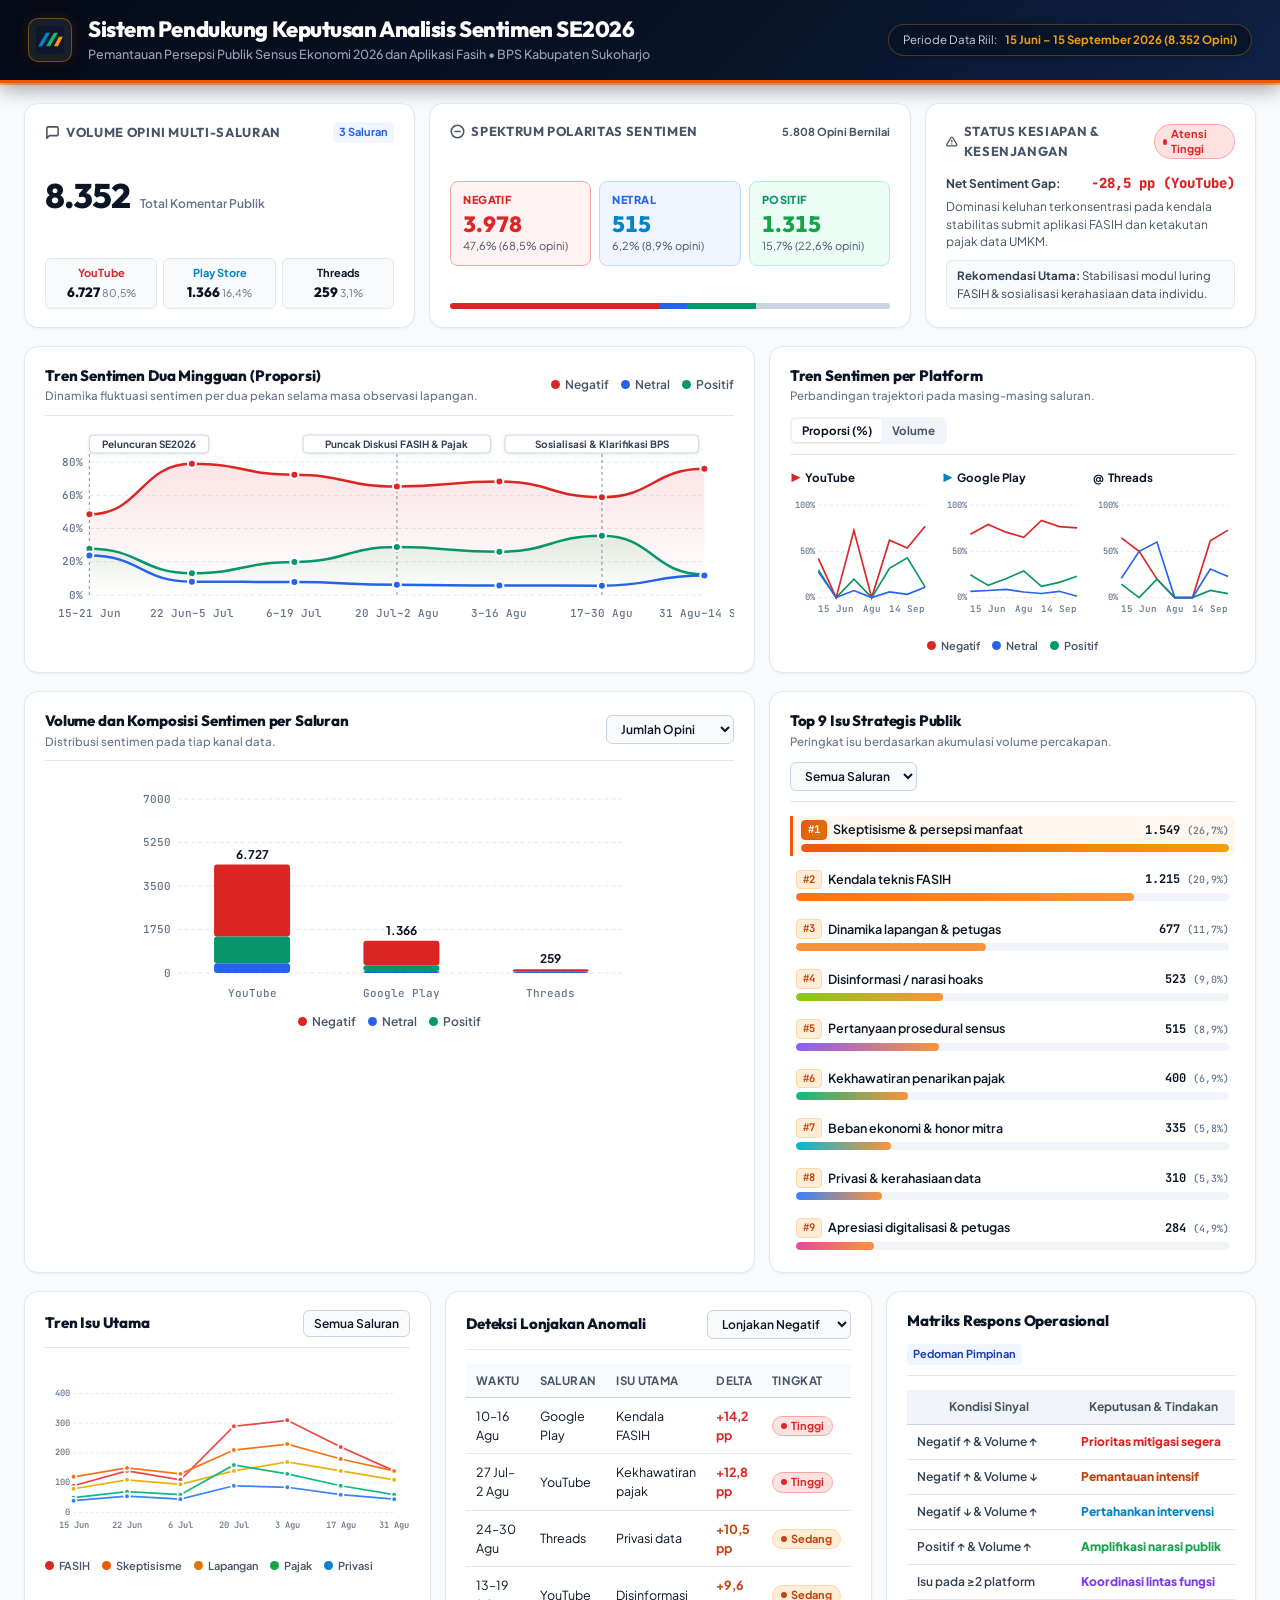
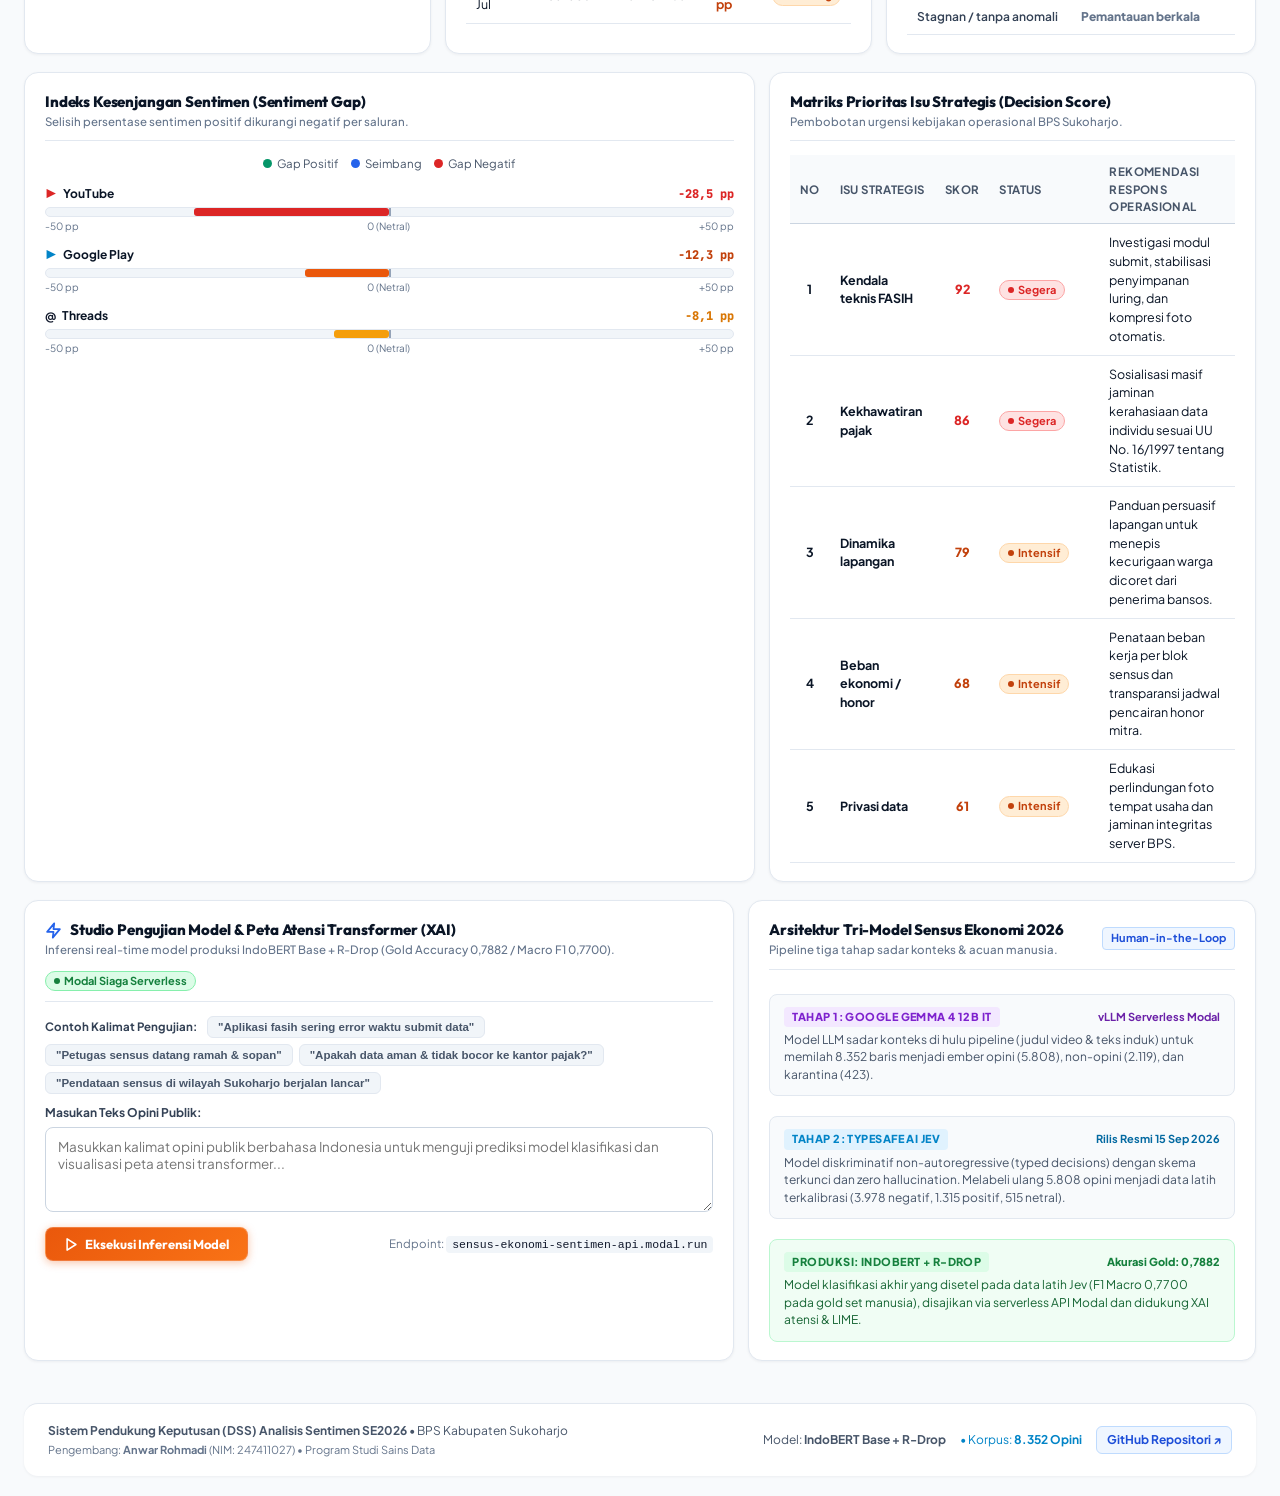
<file: index.html>
<!DOCTYPE html>
<html lang="id">
<head>
<meta charset="utf-8">
<meta name="viewport" content="width=device-width, initial-scale=1">
<title>Portal Resmi DSS &amp; Lampiran Magang BPS - Anwar Rohmadi</title>
<meta name="description" content="Portal Resmi Sistem Pendukung Keputusan (DSS) Analisis Sentimen Sensus Ekonomi 2026 dan Aplikasi Fasih BPS Kabupaten Sukoharjo.">
<meta http-equiv="refresh" content="0; url=dashboard_web/dss_trendline.html">
<link rel="canonical" href="https://anwarrohmadi2006.github.io/Lampiran-Magang-BPS/dashboard_web/dss_trendline.html">
<style>
  :root {
    --bg-main: #0f172a;
    --text-white: #ffffff;
    --text-muted: #94a3b8;
    --accent-blue: #0284c7;
    --accent-green: #10b981;
    --accent-orange: #f59e0b;
  }
  * { box-sizing: border-box; margin: 0; padding: 0; }
  body {
    font-family: -apple-system, BlinkMacSystemFont, "Segoe UI", Roboto, "Helvetica Neue", Arial, sans-serif;
    background: var(--bg-main);
    color: var(--text-white);
    min-height: 100vh;
    display: flex;
    flex-direction: column;
    align-items: center;
    justify-content: center;
    padding: 24px;
    text-align: center;
  }
  .portal-card {
    background: rgba(30, 41, 59, 0.8);
    border: 1px solid rgba(255, 255, 255, 0.1);
    border-radius: 16px;
    padding: 36px 28px;
    max-width: 620px;
    width: 100%;
    box-shadow: 0 10px 25px -5px rgba(0, 0, 0, 0.5);
  }
  .bps-logo {
    margin-bottom: 20px;
  }
  h1 {
    font-size: 22px;
    font-weight: 800;
    margin-bottom: 8px;
    letter-spacing: -0.3px;
  }
  p.sub {
    font-size: 13.5px;
    color: var(--text-muted);
    margin-bottom: 24px;
    line-height: 1.5;
  }
  .btn-group {
    display: flex;
    flex-direction: column;
    gap: 12px;
    margin-bottom: 24px;
  }
  .btn-portal {
    display: inline-flex;
    align-items: center;
    justify-content: center;
    gap: 10px;
    padding: 12px 20px;
    border-radius: 8px;
    font-size: 13.5px;
    font-weight: 700;
    text-decoration: none;
    transition: all 0.2s ease;
  }
  .btn-primary {
    background: linear-gradient(135deg, #0284c7, #2563eb);
    color: #ffffff;
    box-shadow: 0 4px 12px rgba(37, 99, 235, 0.35);
  }
  .btn-primary:hover {
    background: linear-gradient(135deg, #0369a1, #1d4ed8);
    transform: translateY(-1px);
  }
  .btn-secondary {
    background: rgba(255, 255, 255, 0.06);
    color: #e2e8f0;
    border: 1px solid rgba(255, 255, 255, 0.12);
  }
  .btn-secondary:hover {
    background: rgba(255, 255, 255, 0.12);
  }
  .meta-info {
    font-size: 11.5px;
    color: #64748b;
    border-top: 1px solid rgba(255, 255, 255, 0.08);
    padding-top: 16px;
  }
  .spinner {
    display: inline-block;
    width: 20px;
    height: 20px;
    border: 2px solid rgba(255,255,255,0.2);
    border-top-color: #38bdf8;
    border-radius: 50%;
    animation: spin 0.8s linear infinite;
    margin-bottom: 12px;
  }
  @keyframes spin {
    to { transform: rotate(360deg); }
  }
</style>
<script>
  window.location.replace("dashboard_web/dss_trendline.html");
</script>
</head>
<body>

<div class="portal-card">
  <div class="bps-logo">
    <svg width="48" height="48" viewBox="0 0 100 100" fill="none" xmlns="http://www.w3.org/2000/svg">
      <rect width="100" height="100" rx="14" fill="#0f172a"/>
      <path d="M22 72L50 24H36L8 72H22Z" fill="#0284c7"/>
      <path d="M50 72L78 24H64L36 72H50Z" fill="#10b981"/>
      <path d="M78 72L96 38H82L64 72H78Z" fill="#f59e0b"/>
    </svg>
  </div>

  <div class="spinner" aria-hidden="true"></div>
  <h1>Portal Sistem Pendukung Keputusan SE2026</h1>
  <p class="sub">
    Memuat antarmuka dasbor pemantauan opini publik Sensus Ekonomi 2026 &amp; audit penelusuran label Badan Pusat Statistik Kabupaten Sukoharjo...
  </p>

  <div class="btn-group">
    <a href="dashboard_web/dss_trendline.html" class="btn-portal btn-primary">
      <span>Masuk ke Dasbor Tren &amp; Rekomendasi DSS</span>
      <svg width="16" height="16" viewBox="0 0 24 24" fill="none" stroke="currentColor" stroke-width="2.5" stroke-linecap="round" stroke-linejoin="round"><path d="M5 12h14"></path><path d="m12 5 7 7-7 7"></path></svg>
    </a>
    <a href="dashboard_web/index.html" class="btn-portal btn-secondary">
      <span>Buka Sistem Penelusuran 8.352 Label &amp; Audit XAI</span>
    </a>
    <a href="https://github.com/anwarrohmadi2006/Lampiran-Magang-BPS" class="btn-portal btn-secondary" target="_blank" rel="noopener">
      <span>Repositori Daring GitHub</span>
    </a>
  </div>

  <div class="meta-info">
    Kerja Praktik Badan Pusat Statistik Kabupaten Sukoharjo • Pengembang: <strong>Anwar Rohmadi</strong> (NIM: 247411027)
  </div>
</div>

</body>
</html>
</file>
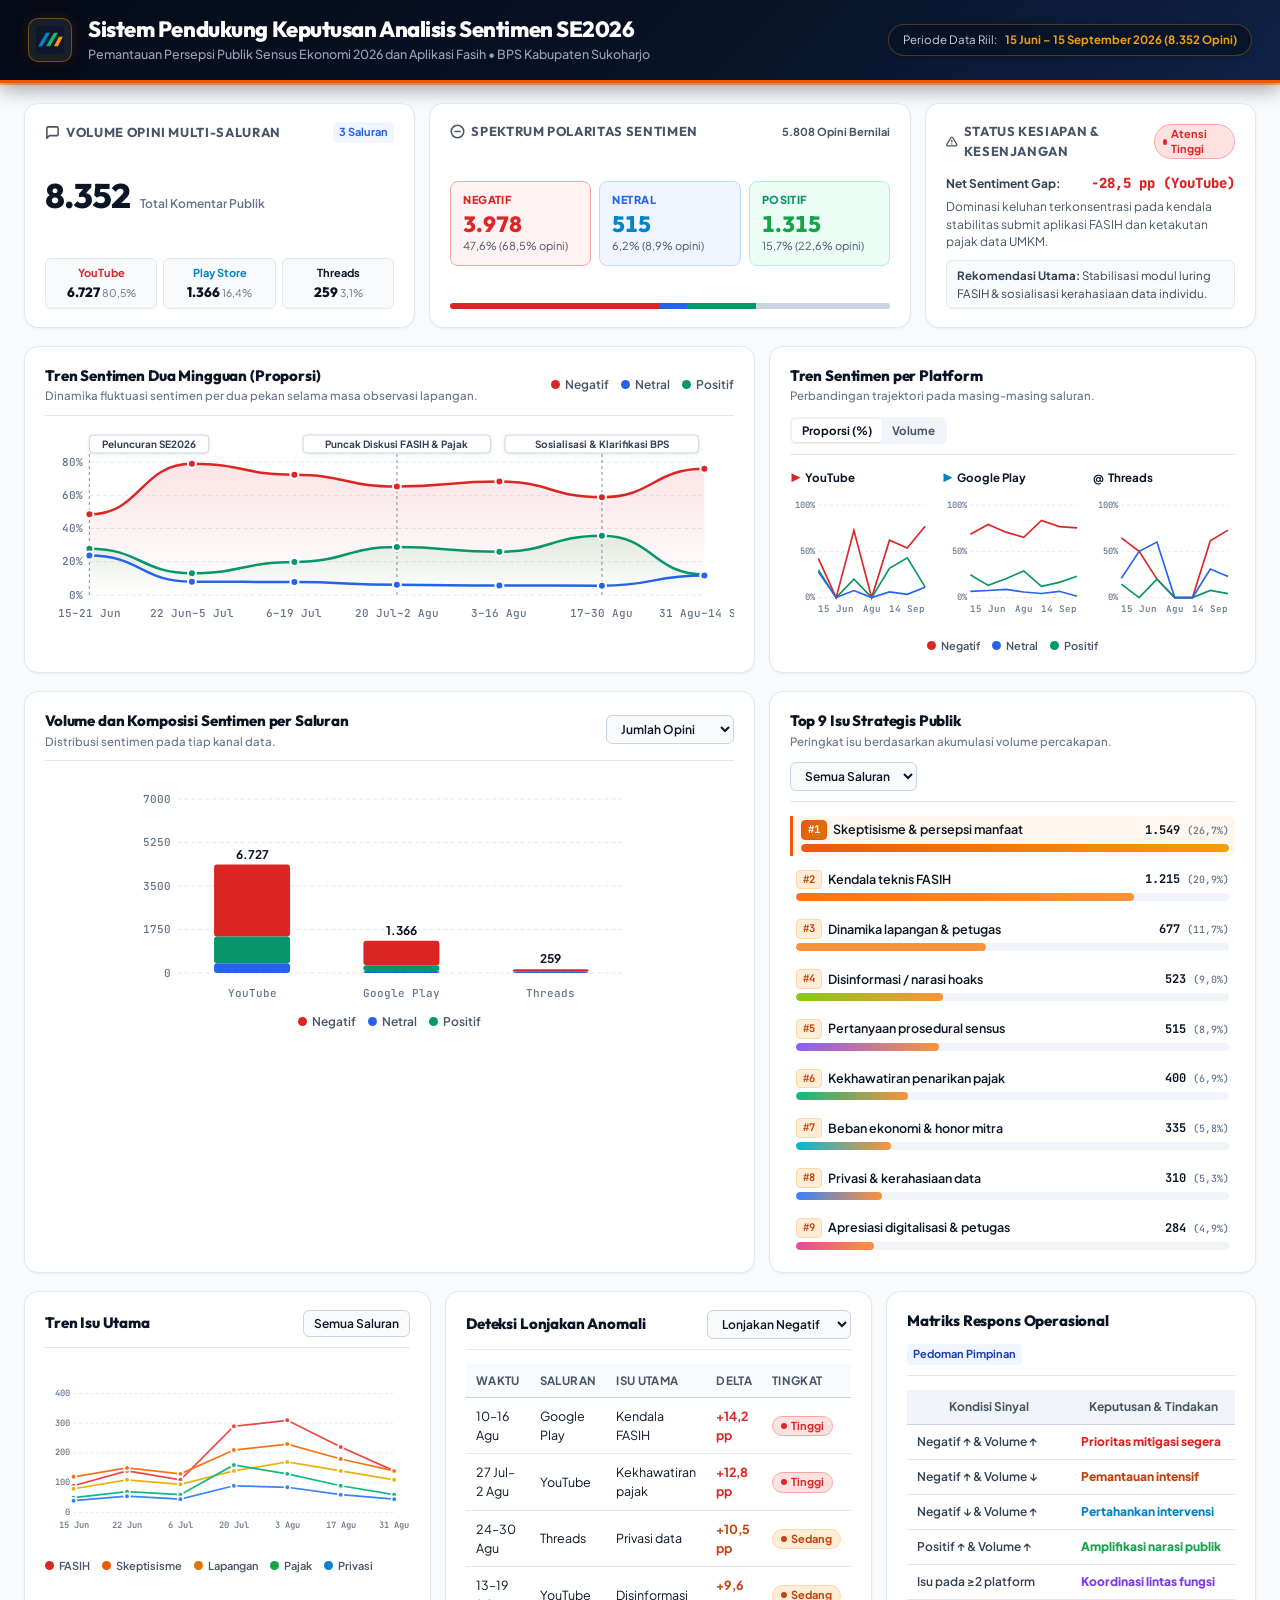
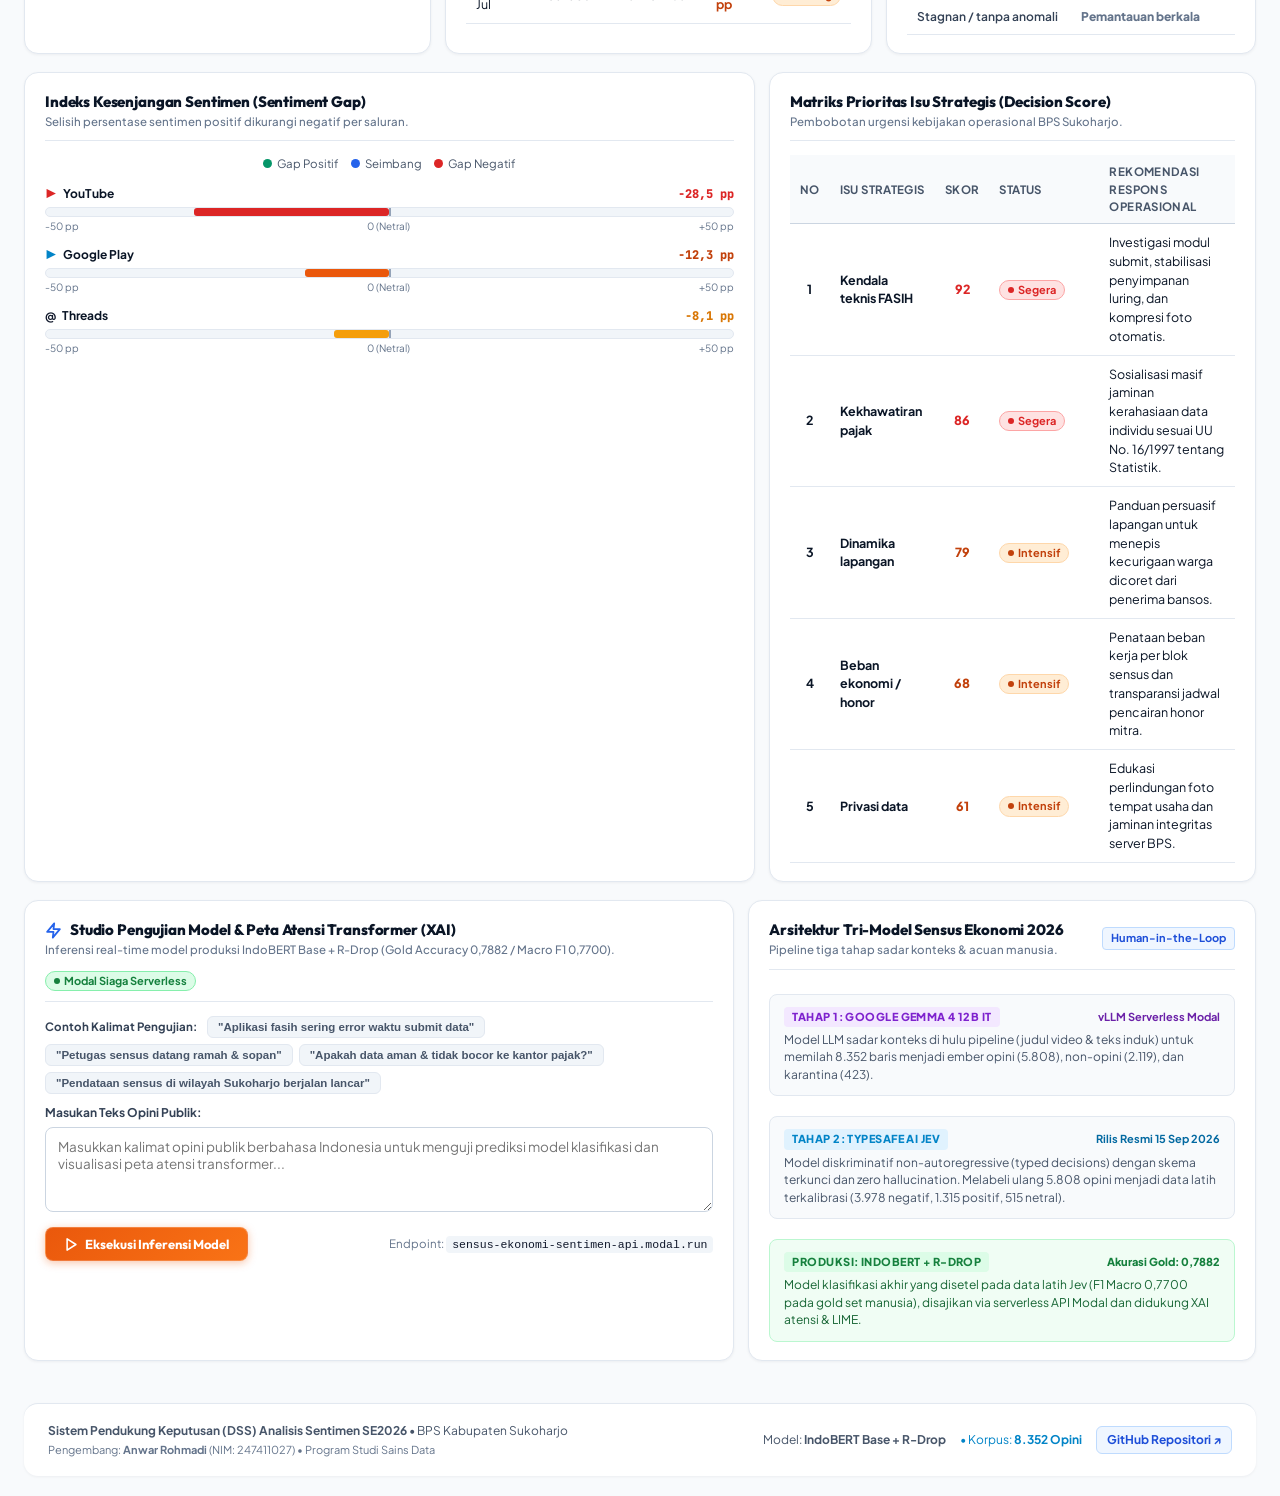
<file: dashboard_web/index.html>
<!DOCTYPE html>
<html lang="id">
<head>
<meta charset="utf-8">
<meta name="viewport" content="width=device-width, initial-scale=1">
<title>Sistem Pendukung Keputusan (DSS) Sentimen Sensus Ekonomi 2026 - BPS</title>
<meta http-equiv="refresh" content="0; url=dss_trendline.html">
<link rel="canonical" href="dss_trendline.html">
<script>
  window.location.replace("dss_trendline.html");
</script>
</head>
<body style="background:#0b192c;color:#eef2f6;font-family:-apple-system,BlinkMacSystemFont,'Segoe UI',Roboto,sans-serif;display:flex;align-items:center;justify-content:center;height:100vh;margin:0;">
  <p>Mengarahkan ke <a href="dss_trendline.html" style="color:#f59e0b;font-weight:600;text-decoration:none;">Dasbor Eksekutif DSS Sensus Ekonomi 2026</a>...</p>
</body>
</html>
</file>
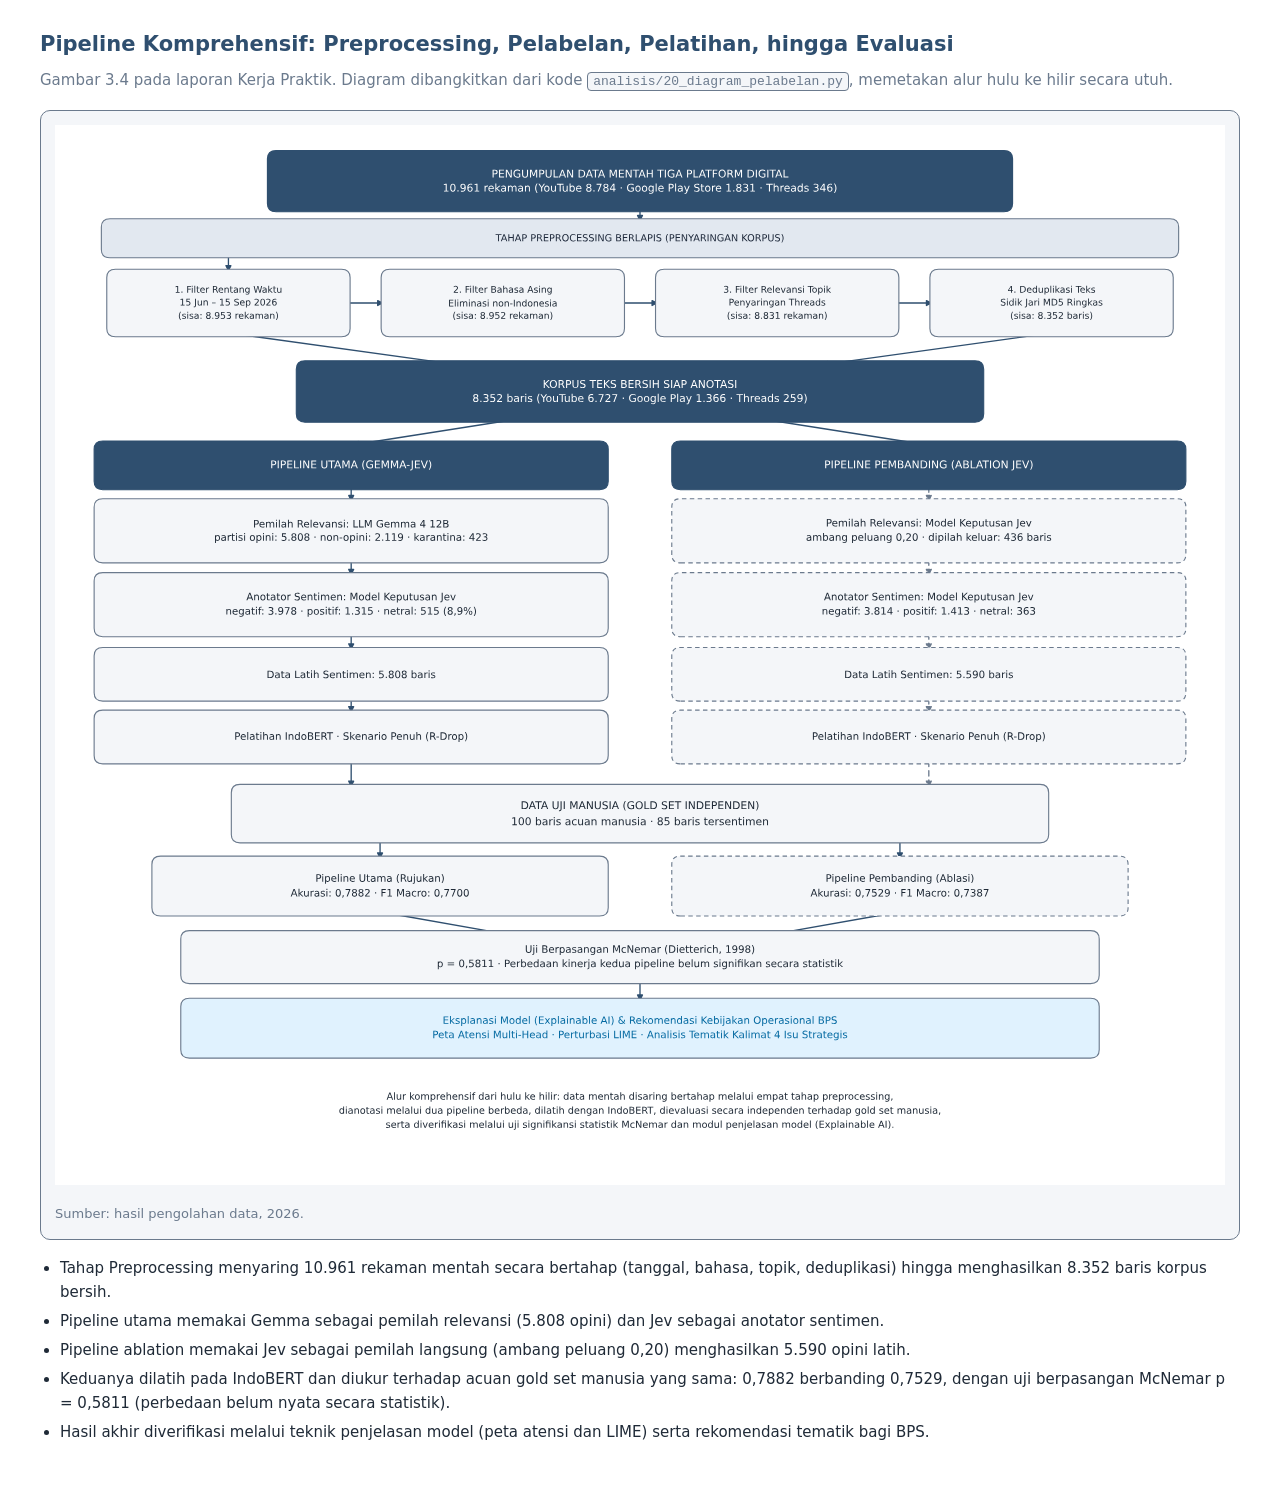
<file: artefak_visual/diagram_alur_pelabelan.html>
<!DOCTYPE html>
<html lang="id">
<head>
<meta charset="utf-8">
<meta name="viewport" content="width=device-width, initial-scale=1">
<title>Diagram Pipeline Utama dan Pipeline Ablation Komprehensif</title>
<style>
  :root { --biru:#2f4f6f; --redup:#6b7a8d; --terang:#f4f6f9; --tinta:#1f2a37; }
  * { box-sizing:border-box; }
  body { margin:0; font:15px/1.6 "Segoe UI",system-ui,sans-serif; color:var(--tinta);
         background:#ffffff; }
  main { max-width:1240px; margin:0 auto; padding:28px 20px 60px; }
  h1 { font-size:21px; color:var(--biru); margin:0 0 6px; }
  p.keterangan { color:var(--redup); margin:0 0 18px; }
  figure { margin:0; padding:14px; border:1px solid var(--redup); border-radius:10px;
            background:var(--terang); overflow:auto; }
  figure svg { width:100%; height:auto; background:#ffffff; }
  figcaption { margin-top:12px; font-size:13px; color:var(--redup); }
  ul { margin:16px 0 0; padding-left:20px; }
  li { margin:5px 0; }
  code { background:var(--terang); border:1px solid var(--redup); border-radius:4px;
          padding:1px 5px; font-size:13px; }
</style>
</head>
<body>
<main>
  <h1>Pipeline Komprehensif: Preprocessing, Pelabelan, Pelatihan, hingga Evaluasi</h1>
  <p class="keterangan">Gambar 3.4 pada laporan Kerja Praktik. Diagram dibangkitkan dari kode
     <code>analisis/20_diagram_pelabelan.py</code>, memetakan alur hulu ke hilir secara utuh.</p>
  <figure>
    <svg xmlns:xlink="http://www.w3.org/1999/xlink" width="1144.8pt" height="1036.8pt" viewBox="0 0 1144.8 1036.8" xmlns="http://www.w3.org/2000/svg" version="1.1">
 <metadata>
  <rdf:RDF xmlns:dc="http://purl.org/dc/elements/1.1/" xmlns:cc="http://creativecommons.org/ns#" xmlns:rdf="http://www.w3.org/1999/02/22-rdf-syntax-ns#">
   <cc:Work>
    <dc:type rdf:resource="http://purl.org/dc/dcmitype/StillImage"/>
    <dc:date>2026-10-07T10:57:36.261475</dc:date>
    <dc:format>image/svg+xml</dc:format>
    <dc:creator>
     <cc:Agent>
      <dc:title>Matplotlib v3.11.2, https://matplotlib.org/</dc:title>
     </cc:Agent>
    </dc:creator>
   </cc:Work>
  </rdf:RDF>
 </metadata>
 <defs>
  <style type="text/css">*{stroke-linejoin: round; stroke-linecap: butt}</style>
 </defs>
 <g id="figure_1">
  <g id="patch_1">
   <path d="M 0 1036.8 
L 1144.8 1036.8 
L 1144.8 0 
L 0 0 
z
" style="fill: #ffffff"/>
  </g>
  <g id="axes_1">
   <g id="patch_2">
    <path d="M 572.4 81.812236 
Q 572.4 88.309537 572.4 93.353394 
" clip-path="url(#pc2f5916532)" style="fill: none; stroke: #2f4f6f; stroke-width: 1.3; stroke-linecap: round"/>
    <path d="M 574.8 88.553394 
L 572.4 93.353394 
L 570 88.553394 
z
" clip-path="url(#pc2f5916532)" style="fill: #2f4f6f; stroke: #2f4f6f; stroke-width: 1.3; stroke-linecap: round"/>
   </g>
   <g id="patch_3">
    <path d="M 169.695 126.800166 
Q 169.695 135.340603 169.695 142.427595 
" clip-path="url(#pc2f5916532)" style="fill: none; stroke: #2f4f6f; stroke-width: 1.3; stroke-linecap: round"/>
    <path d="M 172.095 137.627595 
L 169.695 142.427595 
L 167.295 137.627595 
z
" clip-path="url(#pc2f5916532)" style="fill: #2f4f6f; stroke: #2f4f6f; stroke-width: 1.3; stroke-linecap: round"/>
   </g>
   <g id="patch_4">
    <path d="M 285.855777 174.192 
Q 303.929535 174.192 320.549848 174.192 
" clip-path="url(#pc2f5916532)" style="fill: none; stroke: #2f4f6f; stroke-width: 1.3; stroke-linecap: round"/>
    <path d="M 315.749848 171.792 
L 320.549848 174.192 
L 315.749848 176.592 
z
" clip-path="url(#pc2f5916532)" style="fill: #2f4f6f; stroke: #2f4f6f; stroke-width: 1.3; stroke-linecap: round"/>
   </g>
   <g id="patch_5">
    <path d="M 554.325777 174.192 
Q 572.399535 174.192 589.019848 174.192 
" clip-path="url(#pc2f5916532)" style="fill: none; stroke: #2f4f6f; stroke-width: 1.3; stroke-linecap: round"/>
    <path d="M 584.219848 171.792 
L 589.019848 174.192 
L 584.219848 176.592 
z
" clip-path="url(#pc2f5916532)" style="fill: #2f4f6f; stroke: #2f4f6f; stroke-width: 1.3; stroke-linecap: round"/>
   </g>
   <g id="patch_6">
    <path d="M 822.795777 174.192 
Q 840.869535 174.192 857.489848 174.192 
" clip-path="url(#pc2f5916532)" style="fill: none; stroke: #2f4f6f; stroke-width: 1.3; stroke-linecap: round"/>
    <path d="M 852.689848 171.792 
L 857.489848 174.192 
L 852.689848 176.592 
z
" clip-path="url(#pc2f5916532)" style="fill: #2f4f6f; stroke: #2f4f6f; stroke-width: 1.3; stroke-linecap: round"/>
   </g>
   <g id="patch_7">
    <path d="M 974.114934 203.638106 
Q 862.066267 219.177424 751.457265 234.517085 
" clip-path="url(#pc2f5916532)" style="fill: none; stroke: #2f4f6f; stroke-width: 1.3; stroke-linecap: round"/>
    <path d="M 756.541446 236.234962 
L 751.457265 234.517085 
L 755.882075 231.480466 
z
" clip-path="url(#pc2f5916532)" style="fill: #2f4f6f; stroke: #2f4f6f; stroke-width: 1.3; stroke-linecap: round"/>
   </g>
   <g id="patch_8">
    <path d="M 170.685066 203.638106 
Q 282.733733 219.177424 393.342735 234.517085 
" clip-path="url(#pc2f5916532)" style="fill: none; stroke: #2f4f6f; stroke-width: 1.3; stroke-linecap: round"/>
    <path d="M 388.917925 231.480466 
L 393.342735 234.517085 
L 388.258554 236.234962 
z
" clip-path="url(#pc2f5916532)" style="fill: #2f4f6f; stroke: #2f4f6f; stroke-width: 1.3; stroke-linecap: round"/>
   </g>
   <g id="patch_9">
    <path d="M 458.374246 286.810539 
Q 374.582279 299.946843 292.226218 312.858035 
" clip-path="url(#pc2f5916532)" style="fill: none; stroke: #2f4f6f; stroke-width: 1.3; stroke-linecap: round"/>
    <path d="M 297.340011 314.485645 
L 292.226218 312.858035 
L 296.596582 309.743566 
z
" clip-path="url(#pc2f5916532)" style="fill: #2f4f6f; stroke: #2f4f6f; stroke-width: 1.3; stroke-linecap: round"/>
   </g>
   <g id="patch_10">
    <path d="M 686.425754 286.810539 
Q 770.217721 299.946843 852.573782 312.858035 
" clip-path="url(#pc2f5916532)" style="fill: none; stroke: #2f4f6f; stroke-width: 1.3; stroke-linecap: round"/>
    <path d="M 848.203418 309.743566 
L 852.573782 312.858035 
L 847.459989 314.485645 
z
" clip-path="url(#pc2f5916532)" style="fill: #2f4f6f; stroke: #2f4f6f; stroke-width: 1.3; stroke-linecap: round"/>
   </g>
   <g id="patch_11">
    <path d="M 289.8 353.773798 
Q 289.8 361.293288 289.8 367.359334 
" clip-path="url(#pc2f5916532)" style="fill: none; stroke: #2f4f6f; stroke-width: 1.3; stroke-linecap: round"/>
    <path d="M 292.2 362.559334 
L 289.8 367.359334 
L 287.4 362.559334 
z
" clip-path="url(#pc2f5916532)" style="fill: #2f4f6f; stroke: #2f4f6f; stroke-width: 1.3; stroke-linecap: round"/>
   </g>
   <g id="patch_12">
    <path d="M 289.8 425.338636 
Q 289.8 433.199604 289.8 439.607129 
" clip-path="url(#pc2f5916532)" style="fill: none; stroke: #2f4f6f; stroke-width: 1.3; stroke-linecap: round"/>
    <path d="M 292.2 434.807129 
L 289.8 439.607129 
L 287.4 434.807129 
z
" clip-path="url(#pc2f5916532)" style="fill: #2f4f6f; stroke: #2f4f6f; stroke-width: 1.3; stroke-linecap: round"/>
   </g>
   <g id="patch_13">
    <path d="M 289.8 497.590732 
Q 289.8 505.792184 289.8 512.540192 
" clip-path="url(#pc2f5916532)" style="fill: none; stroke: #2f4f6f; stroke-width: 1.3; stroke-linecap: round"/>
    <path d="M 292.2 507.740192 
L 289.8 512.540192 
L 287.4 507.740192 
z
" clip-path="url(#pc2f5916532)" style="fill: #2f4f6f; stroke: #2f4f6f; stroke-width: 1.3; stroke-linecap: round"/>
   </g>
   <g id="patch_14">
    <path d="M 289.8 560.980031 
Q 289.8 568.157522 289.8 573.881569 
" clip-path="url(#pc2f5916532)" style="fill: none; stroke: #2f4f6f; stroke-width: 1.3; stroke-linecap: round"/>
    <path d="M 292.2 569.081569 
L 289.8 573.881569 
L 287.4 569.081569 
z
" clip-path="url(#pc2f5916532)" style="fill: #2f4f6f; stroke: #2f4f6f; stroke-width: 1.3; stroke-linecap: round"/>
   </g>
   <g id="patch_15">
    <path d="M 289.8 622.321119 
Q 289.8 635.292539 289.8 646.810514 
" clip-path="url(#pc2f5916532)" style="fill: none; stroke: #2f4f6f; stroke-width: 1.3; stroke-linecap: round"/>
    <path d="M 292.2 642.010514 
L 289.8 646.810514 
L 287.4 642.010514 
z
" clip-path="url(#pc2f5916532)" style="fill: #2f4f6f; stroke: #2f4f6f; stroke-width: 1.3; stroke-linecap: round"/>
   </g>
   <g id="patch_16">
    <path d="M 855 353.773798 
Q 855 361.293288 855 367.359334 
" clip-path="url(#pc2f5916532)" style="fill: none; stroke-dasharray: 5.2,3.9; stroke-dashoffset: 0; stroke: #6b7a8d; stroke-width: 1.3; stroke-linecap: round"/>
    <path d="M 857.4 362.559334 
L 855 367.359334 
L 852.6 362.559334 
z
" clip-path="url(#pc2f5916532)" style="fill: #6b7a8d; stroke-dasharray: 5.2,3.9; stroke-dashoffset: 0; stroke: #6b7a8d; stroke-width: 1.3; stroke-linecap: round"/>
   </g>
   <g id="patch_17">
    <path d="M 855 425.338636 
Q 855 433.199604 855 439.607129 
" clip-path="url(#pc2f5916532)" style="fill: none; stroke-dasharray: 5.2,3.9; stroke-dashoffset: 0; stroke: #6b7a8d; stroke-width: 1.3; stroke-linecap: round"/>
    <path d="M 857.4 434.807129 
L 855 439.607129 
L 852.6 434.807129 
z
" clip-path="url(#pc2f5916532)" style="fill: #6b7a8d; stroke-dasharray: 5.2,3.9; stroke-dashoffset: 0; stroke: #6b7a8d; stroke-width: 1.3; stroke-linecap: round"/>
   </g>
   <g id="patch_18">
    <path d="M 855 497.590732 
Q 855 505.792184 855 512.540192 
" clip-path="url(#pc2f5916532)" style="fill: none; stroke-dasharray: 5.2,3.9; stroke-dashoffset: 0; stroke: #6b7a8d; stroke-width: 1.3; stroke-linecap: round"/>
    <path d="M 857.4 507.740192 
L 855 512.540192 
L 852.6 507.740192 
z
" clip-path="url(#pc2f5916532)" style="fill: #6b7a8d; stroke-dasharray: 5.2,3.9; stroke-dashoffset: 0; stroke: #6b7a8d; stroke-width: 1.3; stroke-linecap: round"/>
   </g>
   <g id="patch_19">
    <path d="M 855 560.980031 
Q 855 568.157522 855 573.881569 
" clip-path="url(#pc2f5916532)" style="fill: none; stroke-dasharray: 5.2,3.9; stroke-dashoffset: 0; stroke: #6b7a8d; stroke-width: 1.3; stroke-linecap: round"/>
    <path d="M 857.4 569.081569 
L 855 573.881569 
L 852.6 569.081569 
z
" clip-path="url(#pc2f5916532)" style="fill: #6b7a8d; stroke-dasharray: 5.2,3.9; stroke-dashoffset: 0; stroke: #6b7a8d; stroke-width: 1.3; stroke-linecap: round"/>
   </g>
   <g id="patch_20">
    <path d="M 855 622.321119 
Q 855 635.292539 855 646.810514 
" clip-path="url(#pc2f5916532)" style="fill: none; stroke-dasharray: 5.2,3.9; stroke-dashoffset: 0; stroke: #6b7a8d; stroke-width: 1.3; stroke-linecap: round"/>
    <path d="M 857.4 642.010514 
L 855 646.810514 
L 852.6 642.010514 
z
" clip-path="url(#pc2f5916532)" style="fill: #6b7a8d; stroke-dasharray: 5.2,3.9; stroke-dashoffset: 0; stroke: #6b7a8d; stroke-width: 1.3; stroke-linecap: round"/>
   </g>
   <g id="patch_21">
    <path d="M 318.06 699.340588 
Q 318.06 708.907432 318.06 717.020832 
" clip-path="url(#pc2f5916532)" style="fill: none; stroke: #2f4f6f; stroke-width: 1.3; stroke-linecap: round"/>
    <path d="M 320.46 712.220832 
L 318.06 717.020832 
L 315.66 712.220832 
z
" clip-path="url(#pc2f5916532)" style="fill: #2f4f6f; stroke: #2f4f6f; stroke-width: 1.3; stroke-linecap: round"/>
   </g>
   <g id="patch_22">
    <path d="M 826.74 699.340588 
Q 826.74 708.907432 826.74 717.020832 
" clip-path="url(#pc2f5916532)" style="fill: none; stroke: #2f4f6f; stroke-width: 1.3; stroke-linecap: round"/>
    <path d="M 829.14 712.220832 
L 826.74 717.020832 
L 824.34 712.220832 
z
" clip-path="url(#pc2f5916532)" style="fill: #2f4f6f; stroke: #2f4f6f; stroke-width: 1.3; stroke-linecap: round"/>
   </g>
   <g id="patch_23">
    <path d="M 319.041873 770.084066 
Q 381.64494 781.156789 442.816777 791.976369 
" clip-path="url(#pc2f5916532)" style="fill: none; stroke: #2f4f6f; stroke-width: 1.3; stroke-linecap: round"/>
    <path d="M 438.508145 788.777041 
L 442.816777 791.976369 
L 437.672136 793.503678 
z
" clip-path="url(#pc2f5916532)" style="fill: #2f4f6f; stroke: #2f4f6f; stroke-width: 1.3; stroke-linecap: round"/>
   </g>
   <g id="patch_24">
    <path d="M 825.758127 770.084066 
Q 763.15506 781.156789 701.983223 791.976369 
" clip-path="url(#pc2f5916532)" style="fill: none; stroke: #2f4f6f; stroke-width: 1.3; stroke-linecap: round"/>
    <path d="M 707.127864 793.503678 
L 701.983223 791.976369 
L 706.291855 788.777041 
z
" clip-path="url(#pc2f5916532)" style="fill: #2f4f6f; stroke: #2f4f6f; stroke-width: 1.3; stroke-linecap: round"/>
   </g>
   <g id="patch_25">
    <path d="M 572.4 837.027782 
Q 572.4 847.27334 572.4 856.065453 
" clip-path="url(#pc2f5916532)" style="fill: none; stroke: #2f4f6f; stroke-width: 1.3; stroke-linecap: round"/>
    <path d="M 574.8 851.265453 
L 572.4 856.065453 
L 570 851.265453 
z
" clip-path="url(#pc2f5916532)" style="fill: #2f4f6f; stroke: #2f4f6f; stroke-width: 1.3; stroke-linecap: round"/>
   </g>
   <g id="patch_26">
    <path d="M 216.324 84.9024 
L 928.476 84.9024 
Q 936.954 84.9024 936.954 76.7232 
L 936.954 33.1008 
Q 936.954 24.9216 928.476 24.9216 
L 216.324 24.9216 
Q 207.846 24.9216 207.846 33.1008 
L 207.846 76.7232 
Q 207.846 84.9024 216.324 84.9024 
z
" clip-path="url(#pc2f5916532)" style="fill: #2f4f6f; stroke: #2f4f6f; stroke-width: 1.1; stroke-linejoin: miter"/>
   </g>
   <g id="patch_27">
    <path d="M 53.829 129.888 
L 1090.971 129.888 
Q 1099.449 129.888 1099.449 121.7088 
L 1099.449 99.8976 
Q 1099.449 91.7184 1090.971 91.7184 
L 53.829 91.7184 
Q 45.351 91.7184 45.351 99.8976 
L 45.351 121.7088 
Q 45.351 129.888 53.829 129.888 
z
" clip-path="url(#pc2f5916532)" style="fill: #e2e8f0; stroke: #6b7a8d; stroke-width: 1.1; stroke-linejoin: miter"/>
   </g>
   <g id="patch_28">
    <path d="M 59.12775 207.2496 
L 280.26225 207.2496 
Q 288.74025 207.2496 288.74025 199.0704 
L 288.74025 149.3136 
Q 288.74025 141.1344 280.26225 141.1344 
L 59.12775 141.1344 
Q 50.64975 141.1344 50.64975 149.3136 
L 50.64975 199.0704 
Q 50.64975 207.2496 59.12775 207.2496 
z
" clip-path="url(#pc2f5916532)" style="fill: #f4f6f9; stroke: #6b7a8d; stroke-width: 1.1; stroke-linejoin: miter"/>
   </g>
   <g id="patch_29">
    <path d="M 327.59775 207.2496 
L 548.73225 207.2496 
Q 557.21025 207.2496 557.21025 199.0704 
L 557.21025 149.3136 
Q 557.21025 141.1344 548.73225 141.1344 
L 327.59775 141.1344 
Q 319.11975 141.1344 319.11975 149.3136 
L 319.11975 199.0704 
Q 319.11975 207.2496 327.59775 207.2496 
z
" clip-path="url(#pc2f5916532)" style="fill: #f4f6f9; stroke: #6b7a8d; stroke-width: 1.1; stroke-linejoin: miter"/>
   </g>
   <g id="patch_30">
    <path d="M 596.06775 207.2496 
L 817.20225 207.2496 
Q 825.68025 207.2496 825.68025 199.0704 
L 825.68025 149.3136 
Q 825.68025 141.1344 817.20225 141.1344 
L 596.06775 141.1344 
Q 587.58975 141.1344 587.58975 149.3136 
L 587.58975 199.0704 
Q 587.58975 207.2496 596.06775 207.2496 
z
" clip-path="url(#pc2f5916532)" style="fill: #f4f6f9; stroke: #6b7a8d; stroke-width: 1.1; stroke-linejoin: miter"/>
   </g>
   <g id="patch_31">
    <path d="M 864.53775 207.2496 
L 1085.67225 207.2496 
Q 1094.15025 207.2496 1094.15025 199.0704 
L 1094.15025 149.3136 
Q 1094.15025 141.1344 1085.67225 141.1344 
L 864.53775 141.1344 
Q 856.05975 141.1344 856.05975 149.3136 
L 856.05975 199.0704 
Q 856.05975 207.2496 864.53775 207.2496 
z
" clip-path="url(#pc2f5916532)" style="fill: #f4f6f9; stroke: #6b7a8d; stroke-width: 1.1; stroke-linejoin: miter"/>
   </g>
   <g id="patch_32">
    <path d="M 244.584 290.7456 
L 900.216 290.7456 
Q 908.694 290.7456 908.694 282.5664 
L 908.694 238.944 
Q 908.694 230.7648 900.216 230.7648 
L 244.584 230.7648 
Q 236.106 230.7648 236.106 238.944 
L 236.106 282.5664 
Q 236.106 290.7456 244.584 290.7456 
z
" clip-path="url(#pc2f5916532)" style="fill: #2f4f6f; stroke: #2f4f6f; stroke-width: 1.1; stroke-linejoin: miter"/>
   </g>
   <g id="patch_33">
    <path d="M 46.764 356.8608 
L 532.836 356.8608 
Q 541.314 356.8608 541.314 348.6816 
L 541.314 317.328 
Q 541.314 309.1488 532.836 309.1488 
L 46.764 309.1488 
Q 38.286 309.1488 38.286 317.328 
L 38.286 348.6816 
Q 38.286 356.8608 46.764 356.8608 
z
" clip-path="url(#pc2f5916532)" style="fill: #2f4f6f; stroke: #2f4f6f; stroke-width: 1.1; stroke-linejoin: miter"/>
   </g>
   <g id="patch_34">
    <path d="M 611.964 356.8608 
L 1098.036 356.8608 
Q 1106.514 356.8608 1106.514 348.6816 
L 1106.514 317.328 
Q 1106.514 309.1488 1098.036 309.1488 
L 611.964 309.1488 
Q 603.486 309.1488 603.486 317.328 
L 603.486 348.6816 
Q 603.486 356.8608 611.964 356.8608 
z
" clip-path="url(#pc2f5916532)" style="fill: #2f4f6f; stroke: #2f4f6f; stroke-width: 1.1; stroke-linejoin: miter"/>
   </g>
   <g id="patch_35">
    <path d="M 46.764 428.4288 
L 532.836 428.4288 
Q 541.314 428.4288 541.314 420.2496 
L 541.314 373.9008 
Q 541.314 365.7216 532.836 365.7216 
L 46.764 365.7216 
Q 38.286 365.7216 38.286 373.9008 
L 38.286 420.2496 
Q 38.286 428.4288 46.764 428.4288 
z
" clip-path="url(#pc2f5916532)" style="fill: #f4f6f9; stroke: #6b7a8d; stroke-width: 1.1; stroke-linejoin: miter"/>
   </g>
   <g id="patch_36">
    <path d="M 46.764 500.6784 
L 532.836 500.6784 
Q 541.314 500.6784 541.314 492.4992 
L 541.314 446.1504 
Q 541.314 437.9712 532.836 437.9712 
L 46.764 437.9712 
Q 38.286 437.9712 38.286 446.1504 
L 38.286 492.4992 
Q 38.286 500.6784 46.764 500.6784 
z
" clip-path="url(#pc2f5916532)" style="fill: #f4f6f9; stroke: #6b7a8d; stroke-width: 1.1; stroke-linejoin: miter"/>
   </g>
   <g id="patch_37">
    <path d="M 46.764 563.7264 
L 532.836 563.7264 
Q 541.314 563.7264 541.314 555.5472 
L 541.314 519.4224 
Q 541.314 511.2432 532.836 511.2432 
L 46.764 511.2432 
Q 38.286 511.2432 38.286 519.4224 
L 38.286 555.5472 
Q 38.286 563.7264 46.764 563.7264 
z
" clip-path="url(#pc2f5916532)" style="fill: #f4f6f9; stroke: #6b7a8d; stroke-width: 1.1; stroke-linejoin: miter"/>
   </g>
   <g id="patch_38">
    <path d="M 46.764 625.0704 
L 532.836 625.0704 
Q 541.314 625.0704 541.314 616.8912 
L 541.314 580.7664 
Q 541.314 572.5872 532.836 572.5872 
L 46.764 572.5872 
Q 38.286 572.5872 38.286 580.7664 
L 38.286 616.8912 
Q 38.286 625.0704 46.764 625.0704 
z
" clip-path="url(#pc2f5916532)" style="fill: #f4f6f9; stroke: #6b7a8d; stroke-width: 1.1; stroke-linejoin: miter"/>
   </g>
   <g id="patch_39">
    <path d="M 611.964 428.4288 
L 1098.036 428.4288 
Q 1106.514 428.4288 1106.514 420.2496 
L 1106.514 373.9008 
Q 1106.514 365.7216 1098.036 365.7216 
L 611.964 365.7216 
Q 603.486 365.7216 603.486 373.9008 
L 603.486 420.2496 
Q 603.486 428.4288 611.964 428.4288 
z
" clip-path="url(#pc2f5916532)" style="fill: #f4f6f9; stroke-dasharray: 4.4,3.3; stroke-dashoffset: 0; stroke: #6b7a8d; stroke-width: 1.1; stroke-linejoin: miter"/>
   </g>
   <g id="patch_40">
    <path d="M 611.964 500.6784 
L 1098.036 500.6784 
Q 1106.514 500.6784 1106.514 492.4992 
L 1106.514 446.1504 
Q 1106.514 437.9712 1098.036 437.9712 
L 611.964 437.9712 
Q 603.486 437.9712 603.486 446.1504 
L 603.486 492.4992 
Q 603.486 500.6784 611.964 500.6784 
z
" clip-path="url(#pc2f5916532)" style="fill: #f4f6f9; stroke-dasharray: 4.4,3.3; stroke-dashoffset: 0; stroke: #6b7a8d; stroke-width: 1.1; stroke-linejoin: miter"/>
   </g>
   <g id="patch_41">
    <path d="M 611.964 563.7264 
L 1098.036 563.7264 
Q 1106.514 563.7264 1106.514 555.5472 
L 1106.514 519.4224 
Q 1106.514 511.2432 1098.036 511.2432 
L 611.964 511.2432 
Q 603.486 511.2432 603.486 519.4224 
L 603.486 555.5472 
Q 603.486 563.7264 611.964 563.7264 
z
" clip-path="url(#pc2f5916532)" style="fill: #f4f6f9; stroke-dasharray: 4.4,3.3; stroke-dashoffset: 0; stroke: #6b7a8d; stroke-width: 1.1; stroke-linejoin: miter"/>
   </g>
   <g id="patch_42">
    <path d="M 611.964 625.0704 
L 1098.036 625.0704 
Q 1106.514 625.0704 1106.514 616.8912 
L 1106.514 580.7664 
Q 1106.514 572.5872 1098.036 572.5872 
L 611.964 572.5872 
Q 603.486 572.5872 603.486 580.7664 
L 603.486 616.8912 
Q 603.486 625.0704 611.964 625.0704 
z
" clip-path="url(#pc2f5916532)" style="fill: #f4f6f9; stroke-dasharray: 4.4,3.3; stroke-dashoffset: 0; stroke: #6b7a8d; stroke-width: 1.1; stroke-linejoin: miter"/>
   </g>
   <g id="patch_43">
    <path d="M 180.999 702.432 
L 963.801 702.432 
Q 972.279 702.432 972.279 694.2528 
L 972.279 653.3568 
Q 972.279 645.1776 963.801 645.1776 
L 180.999 645.1776 
Q 172.521 645.1776 172.521 653.3568 
L 172.521 694.2528 
Q 172.521 702.432 180.999 702.432 
z
" clip-path="url(#pc2f5916532)" style="fill: #f4f6f9; stroke: #6b7a8d; stroke-width: 1.1; stroke-linejoin: miter"/>
   </g>
   <g id="patch_44">
    <path d="M 103.284 774 
L 532.836 774 
Q 541.314 774 541.314 765.8208 
L 541.314 723.5616 
Q 541.314 715.3824 532.836 715.3824 
L 103.284 715.3824 
Q 94.806 715.3824 94.806 723.5616 
L 94.806 765.8208 
Q 94.806 774 103.284 774 
z
" clip-path="url(#pc2f5916532)" style="fill: #f4f6f9; stroke: #6b7a8d; stroke-width: 1.1; stroke-linejoin: miter"/>
   </g>
   <g id="patch_45">
    <path d="M 611.964 774 
L 1041.516 774 
Q 1049.994 774 1049.994 765.8208 
L 1049.994 723.5616 
Q 1049.994 715.3824 1041.516 715.3824 
L 611.964 715.3824 
Q 603.486 715.3824 603.486 723.5616 
L 603.486 765.8208 
Q 603.486 774 611.964 774 
z
" clip-path="url(#pc2f5916532)" style="fill: #f4f6f9; stroke-dasharray: 4.4,3.3; stroke-dashoffset: 0; stroke: #6b7a8d; stroke-width: 1.1; stroke-linejoin: miter"/>
   </g>
   <g id="patch_46">
    <path d="M 131.544 840.1152 
L 1013.256 840.1152 
Q 1021.734 840.1152 1021.734 831.936 
L 1021.734 796.4928 
Q 1021.734 788.3136 1013.256 788.3136 
L 131.544 788.3136 
Q 123.066 788.3136 123.066 796.4928 
L 123.066 831.936 
Q 123.066 840.1152 131.544 840.1152 
z
" clip-path="url(#pc2f5916532)" style="fill: #f4f6f9; stroke: #6b7a8d; stroke-width: 1.1; stroke-linejoin: miter"/>
   </g>
   <g id="patch_47">
    <path d="M 131.544 913.0464 
L 1013.256 913.0464 
Q 1021.734 913.0464 1021.734 904.8672 
L 1021.734 862.608 
Q 1021.734 854.4288 1013.256 854.4288 
L 131.544 854.4288 
Q 123.066 854.4288 123.066 862.608 
L 123.066 904.8672 
Q 123.066 913.0464 131.544 913.0464 
z
" clip-path="url(#pc2f5916532)" style="fill: #e0f2fe; stroke: #6b7a8d; stroke-width: 1.1; stroke-linejoin: miter"/>
   </g>
   <g id="text_1">
    <!-- PENGUMPULAN DATA MENTAH TIGA PLATFORM DIGITAL -->
    <g style="fill: #ffffff" transform="translate(427.126758 51.383836) scale(0.105 -0.105)">
     <defs>
      <path id="DejaVuSans-33" d="M 1259 4147 
L 1259 2394 
L 2053 2394 
Q 2494 2394 2734 2622 
Q 2975 2850 2975 3272 
Q 2975 3691 2734 3919 
Q 2494 4147 2053 4147 
L 1259 4147 
z
M 628 4666 
L 2053 4666 
Q 2838 4666 3239 4311 
Q 3641 3956 3641 3272 
Q 3641 2581 3239 2228 
Q 2838 1875 2053 1875 
L 1259 1875 
L 1259 0 
L 628 0 
L 628 4666 
z
" transform="scale(0.015625)"/>
      <path id="DejaVuSans-28" d="M 628 4666 
L 3578 4666 
L 3578 4134 
L 1259 4134 
L 1259 2753 
L 3481 2753 
L 3481 2222 
L 1259 2222 
L 1259 531 
L 3634 531 
L 3634 0 
L 628 0 
L 628 4666 
z
" transform="scale(0.015625)"/>
      <path id="DejaVuSans-31" d="M 628 4666 
L 1478 4666 
L 3547 763 
L 3547 4666 
L 4159 4666 
L 4159 0 
L 3309 0 
L 1241 3903 
L 1241 0 
L 628 0 
L 628 4666 
z
" transform="scale(0.015625)"/>
      <path id="DejaVuSans-2a" d="M 3809 666 
L 3809 1919 
L 2778 1919 
L 2778 2438 
L 4434 2438 
L 4434 434 
Q 4069 175 3628 42 
Q 3188 -91 2688 -91 
Q 1594 -91 976 548 
Q 359 1188 359 2328 
Q 359 3472 976 4111 
Q 1594 4750 2688 4750 
Q 3144 4750 3555 4637 
Q 3966 4525 4313 4306 
L 4313 3634 
Q 3963 3931 3569 4081 
Q 3175 4231 2741 4231 
Q 1884 4231 1454 3753 
Q 1025 3275 1025 2328 
Q 1025 1384 1454 906 
Q 1884 428 2741 428 
Q 3075 428 3337 486 
Q 3600 544 3809 666 
z
" transform="scale(0.015625)"/>
      <path id="DejaVuSans-38" d="M 556 4666 
L 1191 4666 
L 1191 1831 
Q 1191 1081 1462 751 
Q 1734 422 2344 422 
Q 2950 422 3222 751 
Q 3494 1081 3494 1831 
L 3494 4666 
L 4128 4666 
L 4128 1753 
Q 4128 841 3676 375 
Q 3225 -91 2344 -91 
Q 1459 -91 1007 375 
Q 556 841 556 1753 
L 556 4666 
z
" transform="scale(0.015625)"/>
      <path id="DejaVuSans-30" d="M 628 4666 
L 1569 4666 
L 2759 1491 
L 3956 4666 
L 4897 4666 
L 4897 0 
L 4281 0 
L 4281 4097 
L 3078 897 
L 2444 897 
L 1241 4097 
L 1241 0 
L 628 0 
L 628 4666 
z
" transform="scale(0.015625)"/>
      <path id="DejaVuSans-2f" d="M 628 4666 
L 1259 4666 
L 1259 531 
L 3531 531 
L 3531 0 
L 628 0 
L 628 4666 
z
" transform="scale(0.015625)"/>
      <path id="DejaVuSans-24" d="M 2188 4044 
L 1331 1722 
L 3047 1722 
L 2188 4044 
z
M 1831 4666 
L 2547 4666 
L 4325 0 
L 3669 0 
L 3244 1197 
L 1141 1197 
L 716 0 
L 50 0 
L 1831 4666 
z
" transform="scale(0.015625)"/>
      <path id="DejaVuSans-3" transform="scale(0.015625)"/>
      <path id="DejaVuSans-27" d="M 1259 4147 
L 1259 519 
L 2022 519 
Q 2988 519 3436 956 
Q 3884 1394 3884 2338 
Q 3884 3275 3436 3711 
Q 2988 4147 2022 4147 
L 1259 4147 
z
M 628 4666 
L 1925 4666 
Q 3281 4666 3915 4102 
Q 4550 3538 4550 2338 
Q 4550 1131 3912 565 
Q 3275 0 1925 0 
L 628 0 
L 628 4666 
z
" transform="scale(0.015625)"/>
      <path id="DejaVuSans-37" d="M -19 4666 
L 3928 4666 
L 3928 4134 
L 2272 4134 
L 2272 0 
L 1638 0 
L 1638 4134 
L -19 4134 
L -19 4666 
z
" transform="scale(0.015625)"/>
      <path id="DejaVuSans-2b" d="M 628 4666 
L 1259 4666 
L 1259 2753 
L 3553 2753 
L 3553 4666 
L 4184 4666 
L 4184 0 
L 3553 0 
L 3553 2222 
L 1259 2222 
L 1259 0 
L 628 0 
L 628 4666 
z
" transform="scale(0.015625)"/>
      <path id="DejaVuSans-2c" d="M 628 4666 
L 1259 4666 
L 1259 0 
L 628 0 
L 628 4666 
z
" transform="scale(0.015625)"/>
      <path id="DejaVuSans-29" d="M 628 4666 
L 3309 4666 
L 3309 4134 
L 1259 4134 
L 1259 2759 
L 3109 2759 
L 3109 2228 
L 1259 2228 
L 1259 0 
L 628 0 
L 628 4666 
z
" transform="scale(0.015625)"/>
      <path id="DejaVuSans-32" d="M 2522 4238 
Q 1834 4238 1429 3725 
Q 1025 3213 1025 2328 
Q 1025 1447 1429 934 
Q 1834 422 2522 422 
Q 3209 422 3611 934 
Q 4013 1447 4013 2328 
Q 4013 3213 3611 3725 
Q 3209 4238 2522 4238 
z
M 2522 4750 
Q 3503 4750 4090 4092 
Q 4678 3434 4678 2328 
Q 4678 1225 4090 567 
Q 3503 -91 2522 -91 
Q 1538 -91 948 565 
Q 359 1222 359 2328 
Q 359 3434 948 4092 
Q 1538 4750 2522 4750 
z
" transform="scale(0.015625)"/>
      <path id="DejaVuSans-35" d="M 2841 2188 
Q 3044 2119 3236 1894 
Q 3428 1669 3622 1275 
L 4263 0 
L 3584 0 
L 2988 1197 
Q 2756 1666 2539 1819 
Q 2322 1972 1947 1972 
L 1259 1972 
L 1259 0 
L 628 0 
L 628 4666 
L 2053 4666 
Q 2853 4666 3247 4331 
Q 3641 3997 3641 3322 
Q 3641 2881 3436 2590 
Q 3231 2300 2841 2188 
z
M 1259 4147 
L 1259 2491 
L 2053 2491 
Q 2509 2491 2742 2702 
Q 2975 2913 2975 3322 
Q 2975 3731 2742 3939 
Q 2509 4147 2053 4147 
L 1259 4147 
z
" transform="scale(0.015625)"/>
     </defs>
     <use xlink:href="#DejaVuSans-33"/>
     <use xlink:href="#DejaVuSans-28" transform="translate(60.296875 0)"/>
     <use xlink:href="#DejaVuSans-31" transform="translate(123.484375 0)"/>
     <use xlink:href="#DejaVuSans-2a" transform="translate(198.296875 0)"/>
     <use xlink:href="#DejaVuSans-38" transform="translate(275.78125 0)"/>
     <use xlink:href="#DejaVuSans-30" transform="translate(348.96875 0)"/>
     <use xlink:href="#DejaVuSans-33" transform="translate(435.25 0)"/>
     <use xlink:href="#DejaVuSans-38" transform="translate(495.546875 0)"/>
     <use xlink:href="#DejaVuSans-2f" transform="translate(568.734375 0)"/>
     <use xlink:href="#DejaVuSans-24" transform="translate(626.75 0)"/>
     <use xlink:href="#DejaVuSans-31" transform="translate(695.15625 0)"/>
     <use xlink:href="#DejaVuSans-3" transform="translate(769.96875 0)"/>
     <use xlink:href="#DejaVuSans-27" transform="translate(801.75 0)"/>
     <use xlink:href="#DejaVuSans-24" transform="translate(877 0)"/>
     <use xlink:href="#DejaVuSans-37" transform="translate(937.640625 0)"/>
     <use xlink:href="#DejaVuSans-24" transform="translate(990.953125 0)"/>
     <use xlink:href="#DejaVuSans-3" transform="translate(1059.359375 0)"/>
     <use xlink:href="#DejaVuSans-30" transform="translate(1091.140625 0)"/>
     <use xlink:href="#DejaVuSans-28" transform="translate(1177.421875 0)"/>
     <use xlink:href="#DejaVuSans-31" transform="translate(1240.609375 0)"/>
     <use xlink:href="#DejaVuSans-37" transform="translate(1315.421875 0)"/>
     <use xlink:href="#DejaVuSans-24" transform="translate(1368.734375 0)"/>
     <use xlink:href="#DejaVuSans-2b" transform="translate(1437.140625 0)"/>
     <use xlink:href="#DejaVuSans-3" transform="translate(1512.34375 0)"/>
     <use xlink:href="#DejaVuSans-37" transform="translate(1544.125 0)"/>
     <use xlink:href="#DejaVuSans-2c" transform="translate(1605.203125 0)"/>
     <use xlink:href="#DejaVuSans-2a" transform="translate(1634.703125 0)"/>
     <use xlink:href="#DejaVuSans-24" transform="translate(1712.1875 0)"/>
     <use xlink:href="#DejaVuSans-3" transform="translate(1780.59375 0)"/>
     <use xlink:href="#DejaVuSans-33" transform="translate(1812.375 0)"/>
     <use xlink:href="#DejaVuSans-2f" transform="translate(1872.671875 0)"/>
     <use xlink:href="#DejaVuSans-24" transform="translate(1930.6875 0)"/>
     <use xlink:href="#DejaVuSans-37" transform="translate(1991.328125 0)"/>
     <use xlink:href="#DejaVuSans-29" transform="translate(2052.40625 0)"/>
     <use xlink:href="#DejaVuSans-32" transform="translate(2109.921875 0)"/>
     <use xlink:href="#DejaVuSans-35" transform="translate(2188.640625 0)"/>
     <use xlink:href="#DejaVuSans-30" transform="translate(2258.125 0)"/>
     <use xlink:href="#DejaVuSans-3" transform="translate(2344.40625 0)"/>
     <use xlink:href="#DejaVuSans-27" transform="translate(2376.1875 0)"/>
     <use xlink:href="#DejaVuSans-2c" transform="translate(2453.1875 0)"/>
     <use xlink:href="#DejaVuSans-2a" transform="translate(2482.6875 0)"/>
     <use xlink:href="#DejaVuSans-2c" transform="translate(2560.171875 0)"/>
     <use xlink:href="#DejaVuSans-37" transform="translate(2589.671875 0)"/>
     <use xlink:href="#DejaVuSans-24" transform="translate(2642.984375 0)"/>
     <use xlink:href="#DejaVuSans-2f" transform="translate(2711.390625 0)"/>
    </g>
    <!-- 10.961 rekaman (YouTube 8.784 · Google Play Store 1.831 · Threads 346) -->
    <g style="fill: #ffffff" transform="translate(379.285313 65.159344) scale(0.105 -0.105)">
     <defs>
      <path id="DejaVuSans-14" d="M 794 531 
L 1825 531 
L 1825 4091 
L 703 3866 
L 703 4441 
L 1819 4666 
L 2450 4666 
L 2450 531 
L 3481 531 
L 3481 0 
L 794 0 
L 794 531 
z
" transform="scale(0.015625)"/>
      <path id="DejaVuSans-13" d="M 2034 4250 
Q 1547 4250 1301 3770 
Q 1056 3291 1056 2328 
Q 1056 1369 1301 889 
Q 1547 409 2034 409 
Q 2525 409 2770 889 
Q 3016 1369 3016 2328 
Q 3016 3291 2770 3770 
Q 2525 4250 2034 4250 
z
M 2034 4750 
Q 2819 4750 3233 4129 
Q 3647 3509 3647 2328 
Q 3647 1150 3233 529 
Q 2819 -91 2034 -91 
Q 1250 -91 836 529 
Q 422 1150 422 2328 
Q 422 3509 836 4129 
Q 1250 4750 2034 4750 
z
" transform="scale(0.015625)"/>
      <path id="DejaVuSans-11" d="M 684 794 
L 1344 794 
L 1344 0 
L 684 0 
L 684 794 
z
" transform="scale(0.015625)"/>
      <path id="DejaVuSans-1c" d="M 703 97 
L 703 672 
Q 941 559 1184 500 
Q 1428 441 1663 441 
Q 2288 441 2617 861 
Q 2947 1281 2994 2138 
Q 2813 1869 2534 1725 
Q 2256 1581 1919 1581 
Q 1219 1581 811 2004 
Q 403 2428 403 3163 
Q 403 3881 828 4315 
Q 1253 4750 1959 4750 
Q 2769 4750 3195 4129 
Q 3622 3509 3622 2328 
Q 3622 1225 3098 567 
Q 2575 -91 1691 -91 
Q 1453 -91 1209 -44 
Q 966 3 703 97 
z
M 1959 2075 
Q 2384 2075 2632 2365 
Q 2881 2656 2881 3163 
Q 2881 3666 2632 3958 
Q 2384 4250 1959 4250 
Q 1534 4250 1286 3958 
Q 1038 3666 1038 3163 
Q 1038 2656 1286 2365 
Q 1534 2075 1959 2075 
z
" transform="scale(0.015625)"/>
      <path id="DejaVuSans-19" d="M 2113 2584 
Q 1688 2584 1439 2293 
Q 1191 2003 1191 1497 
Q 1191 994 1439 701 
Q 1688 409 2113 409 
Q 2538 409 2786 701 
Q 3034 994 3034 1497 
Q 3034 2003 2786 2293 
Q 2538 2584 2113 2584 
z
M 3366 4563 
L 3366 3988 
Q 3128 4100 2886 4159 
Q 2644 4219 2406 4219 
Q 1781 4219 1451 3797 
Q 1122 3375 1075 2522 
Q 1259 2794 1537 2939 
Q 1816 3084 2150 3084 
Q 2853 3084 3261 2657 
Q 3669 2231 3669 1497 
Q 3669 778 3244 343 
Q 2819 -91 2113 -91 
Q 1303 -91 875 529 
Q 447 1150 447 2328 
Q 447 3434 972 4092 
Q 1497 4750 2381 4750 
Q 2619 4750 2861 4703 
Q 3103 4656 3366 4563 
z
" transform="scale(0.015625)"/>
      <path id="DejaVuSans-55" d="M 2631 2963 
Q 2534 3019 2420 3045 
Q 2306 3072 2169 3072 
Q 1681 3072 1420 2755 
Q 1159 2438 1159 1844 
L 1159 0 
L 581 0 
L 581 3500 
L 1159 3500 
L 1159 2956 
Q 1341 3275 1631 3429 
Q 1922 3584 2338 3584 
Q 2397 3584 2469 3576 
Q 2541 3569 2628 3553 
L 2631 2963 
z
" transform="scale(0.015625)"/>
      <path id="DejaVuSans-48" d="M 3597 1894 
L 3597 1613 
L 953 1613 
Q 991 1019 1311 708 
Q 1631 397 2203 397 
Q 2534 397 2845 478 
Q 3156 559 3463 722 
L 3463 178 
Q 3153 47 2828 -22 
Q 2503 -91 2169 -91 
Q 1331 -91 842 396 
Q 353 884 353 1716 
Q 353 2575 817 3079 
Q 1281 3584 2069 3584 
Q 2775 3584 3186 3129 
Q 3597 2675 3597 1894 
z
M 3022 2063 
Q 3016 2534 2758 2815 
Q 2500 3097 2075 3097 
Q 1594 3097 1305 2825 
Q 1016 2553 972 2059 
L 3022 2063 
z
" transform="scale(0.015625)"/>
      <path id="DejaVuSans-4e" d="M 581 4863 
L 1159 4863 
L 1159 1991 
L 2875 3500 
L 3609 3500 
L 1753 1863 
L 3688 0 
L 2938 0 
L 1159 1709 
L 1159 0 
L 581 0 
L 581 4863 
z
" transform="scale(0.015625)"/>
      <path id="DejaVuSans-44" d="M 2194 1759 
Q 1497 1759 1228 1600 
Q 959 1441 959 1056 
Q 959 750 1161 570 
Q 1363 391 1709 391 
Q 2188 391 2477 730 
Q 2766 1069 2766 1631 
L 2766 1759 
L 2194 1759 
z
M 3341 1997 
L 3341 0 
L 2766 0 
L 2766 531 
Q 2569 213 2275 61 
Q 1981 -91 1556 -91 
Q 1019 -91 701 211 
Q 384 513 384 1019 
Q 384 1609 779 1909 
Q 1175 2209 1959 2209 
L 2766 2209 
L 2766 2266 
Q 2766 2663 2505 2880 
Q 2244 3097 1772 3097 
Q 1472 3097 1187 3025 
Q 903 2953 641 2809 
L 641 3341 
Q 956 3463 1253 3523 
Q 1550 3584 1831 3584 
Q 2591 3584 2966 3190 
Q 3341 2797 3341 1997 
z
" transform="scale(0.015625)"/>
      <path id="DejaVuSans-50" d="M 3328 2828 
Q 3544 3216 3844 3400 
Q 4144 3584 4550 3584 
Q 5097 3584 5394 3201 
Q 5691 2819 5691 2113 
L 5691 0 
L 5113 0 
L 5113 2094 
Q 5113 2597 4934 2840 
Q 4756 3084 4391 3084 
Q 3944 3084 3684 2787 
Q 3425 2491 3425 1978 
L 3425 0 
L 2847 0 
L 2847 2094 
Q 2847 2600 2669 2842 
Q 2491 3084 2119 3084 
Q 1678 3084 1418 2786 
Q 1159 2488 1159 1978 
L 1159 0 
L 581 0 
L 581 3500 
L 1159 3500 
L 1159 2956 
Q 1356 3278 1631 3431 
Q 1906 3584 2284 3584 
Q 2666 3584 2933 3390 
Q 3200 3197 3328 2828 
z
" transform="scale(0.015625)"/>
      <path id="DejaVuSans-51" d="M 3513 2113 
L 3513 0 
L 2938 0 
L 2938 2094 
Q 2938 2591 2744 2837 
Q 2550 3084 2163 3084 
Q 1697 3084 1428 2787 
Q 1159 2491 1159 1978 
L 1159 0 
L 581 0 
L 581 3500 
L 1159 3500 
L 1159 2956 
Q 1366 3272 1645 3428 
Q 1925 3584 2291 3584 
Q 2894 3584 3203 3211 
Q 3513 2838 3513 2113 
z
" transform="scale(0.015625)"/>
      <path id="DejaVuSans-b" d="M 1984 4856 
Q 1566 4138 1362 3434 
Q 1159 2731 1159 2009 
Q 1159 1288 1364 580 
Q 1569 -128 1984 -844 
L 1484 -844 
Q 1016 -109 783 600 
Q 550 1309 550 2009 
Q 550 2706 781 3412 
Q 1013 4119 1484 4856 
L 1984 4856 
z
" transform="scale(0.015625)"/>
      <path id="DejaVuSans-3c" d="M -13 4666 
L 666 4666 
L 1959 2747 
L 3244 4666 
L 3922 4666 
L 2272 2222 
L 2272 0 
L 1638 0 
L 1638 2222 
L -13 4666 
z
" transform="scale(0.015625)"/>
      <path id="DejaVuSans-52" d="M 1959 3097 
Q 1497 3097 1228 2736 
Q 959 2375 959 1747 
Q 959 1119 1226 758 
Q 1494 397 1959 397 
Q 2419 397 2687 759 
Q 2956 1122 2956 1747 
Q 2956 2369 2687 2733 
Q 2419 3097 1959 3097 
z
M 1959 3584 
Q 2709 3584 3137 3096 
Q 3566 2609 3566 1747 
Q 3566 888 3137 398 
Q 2709 -91 1959 -91 
Q 1206 -91 779 398 
Q 353 888 353 1747 
Q 353 2609 779 3096 
Q 1206 3584 1959 3584 
z
" transform="scale(0.015625)"/>
      <path id="DejaVuSans-58" d="M 544 1381 
L 544 3500 
L 1119 3500 
L 1119 1403 
Q 1119 906 1312 657 
Q 1506 409 1894 409 
Q 2359 409 2629 706 
Q 2900 1003 2900 1516 
L 2900 3500 
L 3475 3500 
L 3475 0 
L 2900 0 
L 2900 538 
Q 2691 219 2414 64 
Q 2138 -91 1772 -91 
Q 1169 -91 856 284 
Q 544 659 544 1381 
z
M 1991 3584 
L 1991 3584 
z
" transform="scale(0.015625)"/>
      <path id="DejaVuSans-45" d="M 3116 1747 
Q 3116 2381 2855 2742 
Q 2594 3103 2138 3103 
Q 1681 3103 1420 2742 
Q 1159 2381 1159 1747 
Q 1159 1113 1420 752 
Q 1681 391 2138 391 
Q 2594 391 2855 752 
Q 3116 1113 3116 1747 
z
M 1159 2969 
Q 1341 3281 1617 3432 
Q 1894 3584 2278 3584 
Q 2916 3584 3314 3078 
Q 3713 2572 3713 1747 
Q 3713 922 3314 415 
Q 2916 -91 2278 -91 
Q 1894 -91 1617 61 
Q 1341 213 1159 525 
L 1159 0 
L 581 0 
L 581 4863 
L 1159 4863 
L 1159 2969 
z
" transform="scale(0.015625)"/>
      <path id="DejaVuSans-1b" d="M 2034 2216 
Q 1584 2216 1326 1975 
Q 1069 1734 1069 1313 
Q 1069 891 1326 650 
Q 1584 409 2034 409 
Q 2484 409 2743 651 
Q 3003 894 3003 1313 
Q 3003 1734 2745 1975 
Q 2488 2216 2034 2216 
z
M 1403 2484 
Q 997 2584 770 2862 
Q 544 3141 544 3541 
Q 544 4100 942 4425 
Q 1341 4750 2034 4750 
Q 2731 4750 3128 4425 
Q 3525 4100 3525 3541 
Q 3525 3141 3298 2862 
Q 3072 2584 2669 2484 
Q 3125 2378 3379 2068 
Q 3634 1759 3634 1313 
Q 3634 634 3220 271 
Q 2806 -91 2034 -91 
Q 1263 -91 848 271 
Q 434 634 434 1313 
Q 434 1759 690 2068 
Q 947 2378 1403 2484 
z
M 1172 3481 
Q 1172 3119 1398 2916 
Q 1625 2713 2034 2713 
Q 2441 2713 2670 2916 
Q 2900 3119 2900 3481 
Q 2900 3844 2670 4047 
Q 2441 4250 2034 4250 
Q 1625 4250 1398 4047 
Q 1172 3844 1172 3481 
z
" transform="scale(0.015625)"/>
      <path id="DejaVuSans-1a" d="M 525 4666 
L 3525 4666 
L 3525 4397 
L 1831 0 
L 1172 0 
L 2766 4134 
L 525 4134 
L 525 4666 
z
" transform="scale(0.015625)"/>
      <path id="DejaVuSans-17" d="M 2419 4116 
L 825 1625 
L 2419 1625 
L 2419 4116 
z
M 2253 4666 
L 3047 4666 
L 3047 1625 
L 3713 1625 
L 3713 1100 
L 3047 1100 
L 3047 0 
L 2419 0 
L 2419 1100 
L 313 1100 
L 313 1709 
L 2253 4666 
z
" transform="scale(0.015625)"/>
      <path id="DejaVuSans-79" d="M 684 2619 
L 1344 2619 
L 1344 1825 
L 684 1825 
L 684 2619 
z
" transform="scale(0.015625)"/>
      <path id="DejaVuSans-4a" d="M 2906 1791 
Q 2906 2416 2648 2759 
Q 2391 3103 1925 3103 
Q 1463 3103 1205 2759 
Q 947 2416 947 1791 
Q 947 1169 1205 825 
Q 1463 481 1925 481 
Q 2391 481 2648 825 
Q 2906 1169 2906 1791 
z
M 3481 434 
Q 3481 -459 3084 -895 
Q 2688 -1331 1869 -1331 
Q 1566 -1331 1297 -1286 
Q 1028 -1241 775 -1147 
L 775 -588 
Q 1028 -725 1275 -790 
Q 1522 -856 1778 -856 
Q 2344 -856 2625 -561 
Q 2906 -266 2906 331 
L 2906 616 
Q 2728 306 2450 153 
Q 2172 0 1784 0 
Q 1141 0 747 490 
Q 353 981 353 1791 
Q 353 2603 747 3093 
Q 1141 3584 1784 3584 
Q 2172 3584 2450 3431 
Q 2728 3278 2906 2969 
L 2906 3500 
L 3481 3500 
L 3481 434 
z
" transform="scale(0.015625)"/>
      <path id="DejaVuSans-4f" d="M 603 4863 
L 1178 4863 
L 1178 0 
L 603 0 
L 603 4863 
z
" transform="scale(0.015625)"/>
      <path id="DejaVuSans-5c" d="M 2059 -325 
Q 1816 -950 1584 -1140 
Q 1353 -1331 966 -1331 
L 506 -1331 
L 506 -850 
L 844 -850 
Q 1081 -850 1212 -737 
Q 1344 -625 1503 -206 
L 1606 56 
L 191 3500 
L 800 3500 
L 1894 763 
L 2988 3500 
L 3597 3500 
L 2059 -325 
z
" transform="scale(0.015625)"/>
      <path id="DejaVuSans-36" d="M 3425 4513 
L 3425 3897 
Q 3066 4069 2747 4153 
Q 2428 4238 2131 4238 
Q 1616 4238 1336 4038 
Q 1056 3838 1056 3469 
Q 1056 3159 1242 3001 
Q 1428 2844 1947 2747 
L 2328 2669 
Q 3034 2534 3370 2195 
Q 3706 1856 3706 1288 
Q 3706 609 3251 259 
Q 2797 -91 1919 -91 
Q 1588 -91 1214 -16 
Q 841 59 441 206 
L 441 856 
Q 825 641 1194 531 
Q 1563 422 1919 422 
Q 2459 422 2753 634 
Q 3047 847 3047 1241 
Q 3047 1584 2836 1778 
Q 2625 1972 2144 2069 
L 1759 2144 
Q 1053 2284 737 2584 
Q 422 2884 422 3419 
Q 422 4038 858 4394 
Q 1294 4750 2059 4750 
Q 2388 4750 2728 4690 
Q 3069 4631 3425 4513 
z
" transform="scale(0.015625)"/>
      <path id="DejaVuSans-57" d="M 1172 4494 
L 1172 3500 
L 2356 3500 
L 2356 3053 
L 1172 3053 
L 1172 1153 
Q 1172 725 1289 603 
Q 1406 481 1766 481 
L 2356 481 
L 2356 0 
L 1766 0 
Q 1100 0 847 248 
Q 594 497 594 1153 
L 594 3053 
L 172 3053 
L 172 3500 
L 594 3500 
L 594 4494 
L 1172 4494 
z
" transform="scale(0.015625)"/>
      <path id="DejaVuSans-16" d="M 2597 2516 
Q 3050 2419 3304 2112 
Q 3559 1806 3559 1356 
Q 3559 666 3084 287 
Q 2609 -91 1734 -91 
Q 1441 -91 1130 -33 
Q 819 25 488 141 
L 488 750 
Q 750 597 1062 519 
Q 1375 441 1716 441 
Q 2309 441 2620 675 
Q 2931 909 2931 1356 
Q 2931 1769 2642 2001 
Q 2353 2234 1838 2234 
L 1294 2234 
L 1294 2753 
L 1863 2753 
Q 2328 2753 2575 2939 
Q 2822 3125 2822 3475 
Q 2822 3834 2567 4026 
Q 2313 4219 1838 4219 
Q 1578 4219 1281 4162 
Q 984 4106 628 3988 
L 628 4550 
Q 988 4650 1302 4700 
Q 1616 4750 1894 4750 
Q 2613 4750 3031 4423 
Q 3450 4097 3450 3541 
Q 3450 3153 3228 2886 
Q 3006 2619 2597 2516 
z
" transform="scale(0.015625)"/>
      <path id="DejaVuSans-4b" d="M 3513 2113 
L 3513 0 
L 2938 0 
L 2938 2094 
Q 2938 2591 2744 2837 
Q 2550 3084 2163 3084 
Q 1697 3084 1428 2787 
Q 1159 2491 1159 1978 
L 1159 0 
L 581 0 
L 581 4863 
L 1159 4863 
L 1159 2956 
Q 1366 3272 1645 3428 
Q 1925 3584 2291 3584 
Q 2894 3584 3203 3211 
Q 3513 2838 3513 2113 
z
" transform="scale(0.015625)"/>
      <path id="DejaVuSans-47" d="M 2906 2969 
L 2906 4863 
L 3481 4863 
L 3481 0 
L 2906 0 
L 2906 525 
Q 2725 213 2448 61 
Q 2172 -91 1784 -91 
Q 1150 -91 751 415 
Q 353 922 353 1747 
Q 353 2572 751 3078 
Q 1150 3584 1784 3584 
Q 2172 3584 2448 3432 
Q 2725 3281 2906 2969 
z
M 947 1747 
Q 947 1113 1208 752 
Q 1469 391 1925 391 
Q 2381 391 2643 752 
Q 2906 1113 2906 1747 
Q 2906 2381 2643 2742 
Q 2381 3103 1925 3103 
Q 1469 3103 1208 2742 
Q 947 2381 947 1747 
z
" transform="scale(0.015625)"/>
      <path id="DejaVuSans-56" d="M 2834 3397 
L 2834 2853 
Q 2591 2978 2328 3040 
Q 2066 3103 1784 3103 
Q 1356 3103 1142 2972 
Q 928 2841 928 2578 
Q 928 2378 1081 2264 
Q 1234 2150 1697 2047 
L 1894 2003 
Q 2506 1872 2764 1633 
Q 3022 1394 3022 966 
Q 3022 478 2636 193 
Q 2250 -91 1575 -91 
Q 1294 -91 989 -36 
Q 684 19 347 128 
L 347 722 
Q 666 556 975 473 
Q 1284 391 1588 391 
Q 1994 391 2212 530 
Q 2431 669 2431 922 
Q 2431 1156 2273 1281 
Q 2116 1406 1581 1522 
L 1381 1569 
Q 847 1681 609 1914 
Q 372 2147 372 2553 
Q 372 3047 722 3315 
Q 1072 3584 1716 3584 
Q 2034 3584 2315 3537 
Q 2597 3491 2834 3397 
z
" transform="scale(0.015625)"/>
      <path id="DejaVuSans-c" d="M 513 4856 
L 1013 4856 
Q 1481 4119 1714 3412 
Q 1947 2706 1947 2009 
Q 1947 1309 1714 600 
Q 1481 -109 1013 -844 
L 513 -844 
Q 928 -128 1133 580 
Q 1338 1288 1338 2009 
Q 1338 2731 1133 3434 
Q 928 4138 513 4856 
z
" transform="scale(0.015625)"/>
     </defs>
     <use xlink:href="#DejaVuSans-14"/>
     <use xlink:href="#DejaVuSans-13" transform="translate(63.625 0)"/>
     <use xlink:href="#DejaVuSans-11" transform="translate(127.25 0)"/>
     <use xlink:href="#DejaVuSans-1c" transform="translate(159.03125 0)"/>
     <use xlink:href="#DejaVuSans-19" transform="translate(222.65625 0)"/>
     <use xlink:href="#DejaVuSans-14" transform="translate(286.28125 0)"/>
     <use xlink:href="#DejaVuSans-3" transform="translate(349.90625 0)"/>
     <use xlink:href="#DejaVuSans-55" transform="translate(381.6875 0)"/>
     <use xlink:href="#DejaVuSans-48" transform="translate(420.59375 0)"/>
     <use xlink:href="#DejaVuSans-4e" transform="translate(482.125 0)"/>
     <use xlink:href="#DejaVuSans-44" transform="translate(538.28125 0)"/>
     <use xlink:href="#DejaVuSans-50" transform="translate(599.5625 0)"/>
     <use xlink:href="#DejaVuSans-44" transform="translate(696.96875 0)"/>
     <use xlink:href="#DejaVuSans-51" transform="translate(758.25 0)"/>
     <use xlink:href="#DejaVuSans-3" transform="translate(821.625 0)"/>
     <use xlink:href="#DejaVuSans-b" transform="translate(853.40625 0)"/>
     <use xlink:href="#DejaVuSans-3c" transform="translate(892.421875 0)"/>
     <use xlink:href="#DejaVuSans-52" transform="translate(940.21875 0)"/>
     <use xlink:href="#DejaVuSans-58" transform="translate(1001.40625 0)"/>
     <use xlink:href="#DejaVuSans-37" transform="translate(1064.78125 0)"/>
     <use xlink:href="#DejaVuSans-58" transform="translate(1110.671875 0)"/>
     <use xlink:href="#DejaVuSans-45" transform="translate(1174.046875 0)"/>
     <use xlink:href="#DejaVuSans-48" transform="translate(1237.53125 0)"/>
     <use xlink:href="#DejaVuSans-3" transform="translate(1299.0625 0)"/>
     <use xlink:href="#DejaVuSans-1b" transform="translate(1330.84375 0)"/>
     <use xlink:href="#DejaVuSans-11" transform="translate(1394.46875 0)"/>
     <use xlink:href="#DejaVuSans-1a" transform="translate(1426.25 0)"/>
     <use xlink:href="#DejaVuSans-1b" transform="translate(1489.875 0)"/>
     <use xlink:href="#DejaVuSans-17" transform="translate(1553.5 0)"/>
     <use xlink:href="#DejaVuSans-3" transform="translate(1617.125 0)"/>
     <use xlink:href="#DejaVuSans-79" transform="translate(1648.90625 0)"/>
     <use xlink:href="#DejaVuSans-3" transform="translate(1680.6875 0)"/>
     <use xlink:href="#DejaVuSans-2a" transform="translate(1712.46875 0)"/>
     <use xlink:href="#DejaVuSans-52" transform="translate(1789.953125 0)"/>
     <use xlink:href="#DejaVuSans-52" transform="translate(1851.140625 0)"/>
     <use xlink:href="#DejaVuSans-4a" transform="translate(1912.328125 0)"/>
     <use xlink:href="#DejaVuSans-4f" transform="translate(1975.8125 0)"/>
     <use xlink:href="#DejaVuSans-48" transform="translate(2003.59375 0)"/>
     <use xlink:href="#DejaVuSans-3" transform="translate(2065.125 0)"/>
     <use xlink:href="#DejaVuSans-33" transform="translate(2096.90625 0)"/>
     <use xlink:href="#DejaVuSans-4f" transform="translate(2157.203125 0)"/>
     <use xlink:href="#DejaVuSans-44" transform="translate(2184.984375 0)"/>
     <use xlink:href="#DejaVuSans-5c" transform="translate(2246.265625 0)"/>
     <use xlink:href="#DejaVuSans-3" transform="translate(2305.453125 0)"/>
     <use xlink:href="#DejaVuSans-36" transform="translate(2337.234375 0)"/>
     <use xlink:href="#DejaVuSans-57" transform="translate(2400.71875 0)"/>
     <use xlink:href="#DejaVuSans-52" transform="translate(2439.921875 0)"/>
     <use xlink:href="#DejaVuSans-55" transform="translate(2501.109375 0)"/>
     <use xlink:href="#DejaVuSans-48" transform="translate(2540.015625 0)"/>
     <use xlink:href="#DejaVuSans-3" transform="translate(2601.546875 0)"/>
     <use xlink:href="#DejaVuSans-14" transform="translate(2633.328125 0)"/>
     <use xlink:href="#DejaVuSans-11" transform="translate(2696.953125 0)"/>
     <use xlink:href="#DejaVuSans-1b" transform="translate(2728.734375 0)"/>
     <use xlink:href="#DejaVuSans-16" transform="translate(2792.359375 0)"/>
     <use xlink:href="#DejaVuSans-14" transform="translate(2855.984375 0)"/>
     <use xlink:href="#DejaVuSans-3" transform="translate(2919.609375 0)"/>
     <use xlink:href="#DejaVuSans-79" transform="translate(2951.390625 0)"/>
     <use xlink:href="#DejaVuSans-3" transform="translate(2983.171875 0)"/>
     <use xlink:href="#DejaVuSans-37" transform="translate(3014.953125 0)"/>
     <use xlink:href="#DejaVuSans-4b" transform="translate(3076.03125 0)"/>
     <use xlink:href="#DejaVuSans-55" transform="translate(3139.40625 0)"/>
     <use xlink:href="#DejaVuSans-48" transform="translate(3178.3125 0)"/>
     <use xlink:href="#DejaVuSans-44" transform="translate(3239.84375 0)"/>
     <use xlink:href="#DejaVuSans-47" transform="translate(3301.125 0)"/>
     <use xlink:href="#DejaVuSans-56" transform="translate(3364.609375 0)"/>
     <use xlink:href="#DejaVuSans-3" transform="translate(3416.703125 0)"/>
     <use xlink:href="#DejaVuSans-16" transform="translate(3448.484375 0)"/>
     <use xlink:href="#DejaVuSans-17" transform="translate(3512.109375 0)"/>
     <use xlink:href="#DejaVuSans-19" transform="translate(3575.734375 0)"/>
     <use xlink:href="#DejaVuSans-c" transform="translate(3639.359375 0)"/>
    </g>
   </g>
   <g id="text_2">
    <!-- TAHAP PREPROCESSING BERLAPIS (PENYARINGAN KORPUS) -->
    <g style="fill: #1e293b" transform="translate(431.096406 113.780856) scale(0.095 -0.095)">
     <defs>
      <path id="DejaVuSans-26" d="M 4122 4306 
L 4122 3641 
Q 3803 3938 3442 4084 
Q 3081 4231 2675 4231 
Q 1875 4231 1450 3742 
Q 1025 3253 1025 2328 
Q 1025 1406 1450 917 
Q 1875 428 2675 428 
Q 3081 428 3442 575 
Q 3803 722 4122 1019 
L 4122 359 
Q 3791 134 3420 21 
Q 3050 -91 2638 -91 
Q 1578 -91 968 557 
Q 359 1206 359 2328 
Q 359 3453 968 4101 
Q 1578 4750 2638 4750 
Q 3056 4750 3426 4639 
Q 3797 4528 4122 4306 
z
" transform="scale(0.015625)"/>
      <path id="DejaVuSans-25" d="M 1259 2228 
L 1259 519 
L 2272 519 
Q 2781 519 3026 730 
Q 3272 941 3272 1375 
Q 3272 1813 3026 2020 
Q 2781 2228 2272 2228 
L 1259 2228 
z
M 1259 4147 
L 1259 2741 
L 2194 2741 
Q 2656 2741 2882 2914 
Q 3109 3088 3109 3444 
Q 3109 3797 2882 3972 
Q 2656 4147 2194 4147 
L 1259 4147 
z
M 628 4666 
L 2241 4666 
Q 2963 4666 3353 4366 
Q 3744 4066 3744 3513 
Q 3744 3084 3544 2831 
Q 3344 2578 2956 2516 
Q 3422 2416 3680 2098 
Q 3938 1781 3938 1306 
Q 3938 681 3513 340 
Q 3088 0 2303 0 
L 628 0 
L 628 4666 
z
" transform="scale(0.015625)"/>
      <path id="DejaVuSans-2e" d="M 628 4666 
L 1259 4666 
L 1259 2694 
L 3353 4666 
L 4166 4666 
L 1850 2491 
L 4331 0 
L 3500 0 
L 1259 2247 
L 1259 0 
L 628 0 
L 628 4666 
z
" transform="scale(0.015625)"/>
     </defs>
     <use xlink:href="#DejaVuSans-37"/>
     <use xlink:href="#DejaVuSans-24" transform="translate(53.3125 0)"/>
     <use xlink:href="#DejaVuSans-2b" transform="translate(121.71875 0)"/>
     <use xlink:href="#DejaVuSans-24" transform="translate(196.921875 0)"/>
     <use xlink:href="#DejaVuSans-33" transform="translate(265.328125 0)"/>
     <use xlink:href="#DejaVuSans-3" transform="translate(325.625 0)"/>
     <use xlink:href="#DejaVuSans-33" transform="translate(357.40625 0)"/>
     <use xlink:href="#DejaVuSans-35" transform="translate(417.703125 0)"/>
     <use xlink:href="#DejaVuSans-28" transform="translate(487.1875 0)"/>
     <use xlink:href="#DejaVuSans-33" transform="translate(550.375 0)"/>
     <use xlink:href="#DejaVuSans-35" transform="translate(610.671875 0)"/>
     <use xlink:href="#DejaVuSans-32" transform="translate(680.15625 0)"/>
     <use xlink:href="#DejaVuSans-26" transform="translate(758.875 0)"/>
     <use xlink:href="#DejaVuSans-28" transform="translate(828.703125 0)"/>
     <use xlink:href="#DejaVuSans-36" transform="translate(891.890625 0)"/>
     <use xlink:href="#DejaVuSans-36" transform="translate(955.375 0)"/>
     <use xlink:href="#DejaVuSans-2c" transform="translate(1018.859375 0)"/>
     <use xlink:href="#DejaVuSans-31" transform="translate(1048.359375 0)"/>
     <use xlink:href="#DejaVuSans-2a" transform="translate(1123.171875 0)"/>
     <use xlink:href="#DejaVuSans-3" transform="translate(1200.65625 0)"/>
     <use xlink:href="#DejaVuSans-25" transform="translate(1232.4375 0)"/>
     <use xlink:href="#DejaVuSans-28" transform="translate(1301.046875 0)"/>
     <use xlink:href="#DejaVuSans-35" transform="translate(1364.234375 0)"/>
     <use xlink:href="#DejaVuSans-2f" transform="translate(1433.71875 0)"/>
     <use xlink:href="#DejaVuSans-24" transform="translate(1491.734375 0)"/>
     <use xlink:href="#DejaVuSans-33" transform="translate(1560.140625 0)"/>
     <use xlink:href="#DejaVuSans-2c" transform="translate(1620.4375 0)"/>
     <use xlink:href="#DejaVuSans-36" transform="translate(1649.9375 0)"/>
     <use xlink:href="#DejaVuSans-3" transform="translate(1713.421875 0)"/>
     <use xlink:href="#DejaVuSans-b" transform="translate(1745.203125 0)"/>
     <use xlink:href="#DejaVuSans-33" transform="translate(1784.21875 0)"/>
     <use xlink:href="#DejaVuSans-28" transform="translate(1844.515625 0)"/>
     <use xlink:href="#DejaVuSans-31" transform="translate(1907.703125 0)"/>
     <use xlink:href="#DejaVuSans-3c" transform="translate(1982.515625 0)"/>
     <use xlink:href="#DejaVuSans-24" transform="translate(2035.828125 0)"/>
     <use xlink:href="#DejaVuSans-35" transform="translate(2104.234375 0)"/>
     <use xlink:href="#DejaVuSans-2c" transform="translate(2173.71875 0)"/>
     <use xlink:href="#DejaVuSans-31" transform="translate(2203.21875 0)"/>
     <use xlink:href="#DejaVuSans-2a" transform="translate(2278.03125 0)"/>
     <use xlink:href="#DejaVuSans-24" transform="translate(2355.515625 0)"/>
     <use xlink:href="#DejaVuSans-31" transform="translate(2423.921875 0)"/>
     <use xlink:href="#DejaVuSans-3" transform="translate(2498.734375 0)"/>
     <use xlink:href="#DejaVuSans-2e" transform="translate(2530.515625 0)"/>
     <use xlink:href="#DejaVuSans-32" transform="translate(2590.625 0)"/>
     <use xlink:href="#DejaVuSans-35" transform="translate(2669.34375 0)"/>
     <use xlink:href="#DejaVuSans-33" transform="translate(2738.828125 0)"/>
     <use xlink:href="#DejaVuSans-38" transform="translate(2799.125 0)"/>
     <use xlink:href="#DejaVuSans-36" transform="translate(2872.3125 0)"/>
     <use xlink:href="#DejaVuSans-c" transform="translate(2935.796875 0)"/>
    </g>
   </g>
   <g id="text_3">
    <!-- 1. Filter Rentang Waktu -->
    <g style="fill: #1f2a37" transform="translate(117.049922 164.075437) scale(0.09 -0.09)">
     <defs>
      <path id="DejaVuSans-4c" d="M 603 3500 
L 1178 3500 
L 1178 0 
L 603 0 
L 603 3500 
z
M 603 4863 
L 1178 4863 
L 1178 4134 
L 603 4134 
L 603 4863 
z
" transform="scale(0.015625)"/>
      <path id="DejaVuSans-3a" d="M 213 4666 
L 850 4666 
L 1831 722 
L 2809 4666 
L 3519 4666 
L 4500 722 
L 5478 4666 
L 6119 4666 
L 4947 0 
L 4153 0 
L 3169 4050 
L 2175 0 
L 1381 0 
L 213 4666 
z
" transform="scale(0.015625)"/>
     </defs>
     <use xlink:href="#DejaVuSans-14"/>
     <use xlink:href="#DejaVuSans-11" transform="translate(63.625 0)"/>
     <use xlink:href="#DejaVuSans-3" transform="translate(95.40625 0)"/>
     <use xlink:href="#DejaVuSans-29" transform="translate(127.1875 0)"/>
     <use xlink:href="#DejaVuSans-4c" transform="translate(177.421875 0)"/>
     <use xlink:href="#DejaVuSans-4f" transform="translate(205.203125 0)"/>
     <use xlink:href="#DejaVuSans-57" transform="translate(232.984375 0)"/>
     <use xlink:href="#DejaVuSans-48" transform="translate(272.1875 0)"/>
     <use xlink:href="#DejaVuSans-55" transform="translate(333.71875 0)"/>
     <use xlink:href="#DejaVuSans-3" transform="translate(374.828125 0)"/>
     <use xlink:href="#DejaVuSans-35" transform="translate(406.609375 0)"/>
     <use xlink:href="#DejaVuSans-48" transform="translate(471.609375 0)"/>
     <use xlink:href="#DejaVuSans-51" transform="translate(533.140625 0)"/>
     <use xlink:href="#DejaVuSans-57" transform="translate(596.515625 0)"/>
     <use xlink:href="#DejaVuSans-44" transform="translate(635.71875 0)"/>
     <use xlink:href="#DejaVuSans-51" transform="translate(697 0)"/>
     <use xlink:href="#DejaVuSans-4a" transform="translate(760.375 0)"/>
     <use xlink:href="#DejaVuSans-3" transform="translate(823.859375 0)"/>
     <use xlink:href="#DejaVuSans-3a" transform="translate(855.640625 0)"/>
     <use xlink:href="#DejaVuSans-44" transform="translate(948.125 0)"/>
     <use xlink:href="#DejaVuSans-4e" transform="translate(1009.40625 0)"/>
     <use xlink:href="#DejaVuSans-57" transform="translate(1067.3125 0)"/>
     <use xlink:href="#DejaVuSans-58" transform="translate(1106.515625 0)"/>
    </g>
    <!-- 15 Jun – 15 Sep 2026 -->
    <g style="fill: #1f2a37" transform="translate(121.875469 176.595984) scale(0.09 -0.09)">
     <defs>
      <path id="DejaVuSans-18" d="M 691 4666 
L 3169 4666 
L 3169 4134 
L 1269 4134 
L 1269 2991 
Q 1406 3038 1543 3061 
Q 1681 3084 1819 3084 
Q 2600 3084 3056 2656 
Q 3513 2228 3513 1497 
Q 3513 744 3044 326 
Q 2575 -91 1722 -91 
Q 1428 -91 1123 -41 
Q 819 9 494 109 
L 494 744 
Q 775 591 1075 516 
Q 1375 441 1709 441 
Q 2250 441 2565 725 
Q 2881 1009 2881 1497 
Q 2881 1984 2565 2268 
Q 2250 2553 1709 2553 
Q 1456 2553 1204 2497 
Q 953 2441 691 2322 
L 691 4666 
z
" transform="scale(0.015625)"/>
      <path id="DejaVuSans-2d" d="M 628 4666 
L 1259 4666 
L 1259 325 
Q 1259 -519 939 -900 
Q 619 -1281 -91 -1281 
L -331 -1281 
L -331 -750 
L -134 -750 
Q 284 -750 456 -515 
Q 628 -281 628 325 
L 628 4666 
z
" transform="scale(0.015625)"/>
      <path id="DejaVuSans-af5" d="M 313 1978 
L 2888 1978 
L 2888 1528 
L 313 1528 
L 313 1978 
z
" transform="scale(0.015625)"/>
      <path id="DejaVuSans-53" d="M 1159 525 
L 1159 -1331 
L 581 -1331 
L 581 3500 
L 1159 3500 
L 1159 2969 
Q 1341 3281 1617 3432 
Q 1894 3584 2278 3584 
Q 2916 3584 3314 3078 
Q 3713 2572 3713 1747 
Q 3713 922 3314 415 
Q 2916 -91 2278 -91 
Q 1894 -91 1617 61 
Q 1341 213 1159 525 
z
M 3116 1747 
Q 3116 2381 2855 2742 
Q 2594 3103 2138 3103 
Q 1681 3103 1420 2742 
Q 1159 2381 1159 1747 
Q 1159 1113 1420 752 
Q 1681 391 2138 391 
Q 2594 391 2855 752 
Q 3116 1113 3116 1747 
z
" transform="scale(0.015625)"/>
      <path id="DejaVuSans-15" d="M 1228 531 
L 3431 531 
L 3431 0 
L 469 0 
L 469 531 
Q 828 903 1448 1529 
Q 2069 2156 2228 2338 
Q 2531 2678 2651 2914 
Q 2772 3150 2772 3378 
Q 2772 3750 2511 3984 
Q 2250 4219 1831 4219 
Q 1534 4219 1204 4116 
Q 875 4013 500 3803 
L 500 4441 
Q 881 4594 1212 4672 
Q 1544 4750 1819 4750 
Q 2544 4750 2975 4387 
Q 3406 4025 3406 3419 
Q 3406 3131 3298 2873 
Q 3191 2616 2906 2266 
Q 2828 2175 2409 1742 
Q 1991 1309 1228 531 
z
" transform="scale(0.015625)"/>
     </defs>
     <use xlink:href="#DejaVuSans-14"/>
     <use xlink:href="#DejaVuSans-18" transform="translate(63.625 0)"/>
     <use xlink:href="#DejaVuSans-3" transform="translate(127.25 0)"/>
     <use xlink:href="#DejaVuSans-2d" transform="translate(159.03125 0)"/>
     <use xlink:href="#DejaVuSans-58" transform="translate(188.53125 0)"/>
     <use xlink:href="#DejaVuSans-51" transform="translate(251.90625 0)"/>
     <use xlink:href="#DejaVuSans-3" transform="translate(315.28125 0)"/>
     <use xlink:href="#DejaVuSans-af5" transform="translate(347.0625 0)"/>
     <use xlink:href="#DejaVuSans-3" transform="translate(397.0625 0)"/>
     <use xlink:href="#DejaVuSans-14" transform="translate(428.84375 0)"/>
     <use xlink:href="#DejaVuSans-18" transform="translate(492.46875 0)"/>
     <use xlink:href="#DejaVuSans-3" transform="translate(556.09375 0)"/>
     <use xlink:href="#DejaVuSans-36" transform="translate(587.875 0)"/>
     <use xlink:href="#DejaVuSans-48" transform="translate(651.359375 0)"/>
     <use xlink:href="#DejaVuSans-53" transform="translate(712.890625 0)"/>
     <use xlink:href="#DejaVuSans-3" transform="translate(776.375 0)"/>
     <use xlink:href="#DejaVuSans-15" transform="translate(808.15625 0)"/>
     <use xlink:href="#DejaVuSans-13" transform="translate(871.78125 0)"/>
     <use xlink:href="#DejaVuSans-15" transform="translate(935.40625 0)"/>
     <use xlink:href="#DejaVuSans-19" transform="translate(999.03125 0)"/>
    </g>
    <!-- (sisa: 8.953 rekaman) -->
    <g style="fill: #1f2a37" transform="translate(120.43125 189.617859) scale(0.09 -0.09)">
     <defs>
      <path id="DejaVuSans-1d" d="M 750 794 
L 1409 794 
L 1409 0 
L 750 0 
L 750 794 
z
M 750 3309 
L 1409 3309 
L 1409 2516 
L 750 2516 
L 750 3309 
z
" transform="scale(0.015625)"/>
     </defs>
     <use xlink:href="#DejaVuSans-b"/>
     <use xlink:href="#DejaVuSans-56" transform="translate(39.015625 0)"/>
     <use xlink:href="#DejaVuSans-4c" transform="translate(91.109375 0)"/>
     <use xlink:href="#DejaVuSans-56" transform="translate(118.890625 0)"/>
     <use xlink:href="#DejaVuSans-44" transform="translate(170.984375 0)"/>
     <use xlink:href="#DejaVuSans-1d" transform="translate(232.265625 0)"/>
     <use xlink:href="#DejaVuSans-3" transform="translate(265.953125 0)"/>
     <use xlink:href="#DejaVuSans-1b" transform="translate(297.734375 0)"/>
     <use xlink:href="#DejaVuSans-11" transform="translate(361.359375 0)"/>
     <use xlink:href="#DejaVuSans-1c" transform="translate(393.140625 0)"/>
     <use xlink:href="#DejaVuSans-18" transform="translate(456.765625 0)"/>
     <use xlink:href="#DejaVuSans-16" transform="translate(520.390625 0)"/>
     <use xlink:href="#DejaVuSans-3" transform="translate(584.015625 0)"/>
     <use xlink:href="#DejaVuSans-55" transform="translate(615.796875 0)"/>
     <use xlink:href="#DejaVuSans-48" transform="translate(654.703125 0)"/>
     <use xlink:href="#DejaVuSans-4e" transform="translate(716.234375 0)"/>
     <use xlink:href="#DejaVuSans-44" transform="translate(772.390625 0)"/>
     <use xlink:href="#DejaVuSans-50" transform="translate(833.671875 0)"/>
     <use xlink:href="#DejaVuSans-44" transform="translate(931.078125 0)"/>
     <use xlink:href="#DejaVuSans-51" transform="translate(992.359375 0)"/>
     <use xlink:href="#DejaVuSans-c" transform="translate(1055.734375 0)"/>
    </g>
   </g>
   <g id="text_4">
    <!-- 2. Filter Bahasa Asing -->
    <g style="fill: #1f2a37" transform="translate(389.499609 164.075437) scale(0.09 -0.09)">
     <use xlink:href="#DejaVuSans-15"/>
     <use xlink:href="#DejaVuSans-11" transform="translate(63.625 0)"/>
     <use xlink:href="#DejaVuSans-3" transform="translate(95.40625 0)"/>
     <use xlink:href="#DejaVuSans-29" transform="translate(127.1875 0)"/>
     <use xlink:href="#DejaVuSans-4c" transform="translate(177.421875 0)"/>
     <use xlink:href="#DejaVuSans-4f" transform="translate(205.203125 0)"/>
     <use xlink:href="#DejaVuSans-57" transform="translate(232.984375 0)"/>
     <use xlink:href="#DejaVuSans-48" transform="translate(272.1875 0)"/>
     <use xlink:href="#DejaVuSans-55" transform="translate(333.71875 0)"/>
     <use xlink:href="#DejaVuSans-3" transform="translate(374.828125 0)"/>
     <use xlink:href="#DejaVuSans-25" transform="translate(406.609375 0)"/>
     <use xlink:href="#DejaVuSans-44" transform="translate(475.21875 0)"/>
     <use xlink:href="#DejaVuSans-4b" transform="translate(536.5 0)"/>
     <use xlink:href="#DejaVuSans-44" transform="translate(599.875 0)"/>
     <use xlink:href="#DejaVuSans-56" transform="translate(661.15625 0)"/>
     <use xlink:href="#DejaVuSans-44" transform="translate(713.25 0)"/>
     <use xlink:href="#DejaVuSans-3" transform="translate(774.53125 0)"/>
     <use xlink:href="#DejaVuSans-24" transform="translate(806.3125 0)"/>
     <use xlink:href="#DejaVuSans-56" transform="translate(874.71875 0)"/>
     <use xlink:href="#DejaVuSans-4c" transform="translate(926.8125 0)"/>
     <use xlink:href="#DejaVuSans-51" transform="translate(954.59375 0)"/>
     <use xlink:href="#DejaVuSans-4a" transform="translate(1017.96875 0)"/>
    </g>
    <!-- Eliminasi non-Indonesia -->
    <g style="fill: #1f2a37" transform="translate(384.710625 177.547312) scale(0.09 -0.09)">
     <defs>
      <path id="DejaVuSans-10" d="M 313 2009 
L 1997 2009 
L 1997 1497 
L 313 1497 
L 313 2009 
z
" transform="scale(0.015625)"/>
     </defs>
     <use xlink:href="#DejaVuSans-28"/>
     <use xlink:href="#DejaVuSans-4f" transform="translate(63.1875 0)"/>
     <use xlink:href="#DejaVuSans-4c" transform="translate(90.96875 0)"/>
     <use xlink:href="#DejaVuSans-50" transform="translate(118.75 0)"/>
     <use xlink:href="#DejaVuSans-4c" transform="translate(216.15625 0)"/>
     <use xlink:href="#DejaVuSans-51" transform="translate(243.9375 0)"/>
     <use xlink:href="#DejaVuSans-44" transform="translate(307.3125 0)"/>
     <use xlink:href="#DejaVuSans-56" transform="translate(368.59375 0)"/>
     <use xlink:href="#DejaVuSans-4c" transform="translate(420.6875 0)"/>
     <use xlink:href="#DejaVuSans-3" transform="translate(448.46875 0)"/>
     <use xlink:href="#DejaVuSans-51" transform="translate(480.25 0)"/>
     <use xlink:href="#DejaVuSans-52" transform="translate(543.625 0)"/>
     <use xlink:href="#DejaVuSans-51" transform="translate(604.8125 0)"/>
     <use xlink:href="#DejaVuSans-10" transform="translate(668.1875 0)"/>
     <use xlink:href="#DejaVuSans-2c" transform="translate(704.265625 0)"/>
     <use xlink:href="#DejaVuSans-51" transform="translate(733.765625 0)"/>
     <use xlink:href="#DejaVuSans-47" transform="translate(797.140625 0)"/>
     <use xlink:href="#DejaVuSans-52" transform="translate(860.625 0)"/>
     <use xlink:href="#DejaVuSans-51" transform="translate(921.8125 0)"/>
     <use xlink:href="#DejaVuSans-48" transform="translate(985.1875 0)"/>
     <use xlink:href="#DejaVuSans-56" transform="translate(1046.71875 0)"/>
     <use xlink:href="#DejaVuSans-4c" transform="translate(1098.8125 0)"/>
     <use xlink:href="#DejaVuSans-44" transform="translate(1126.59375 0)"/>
    </g>
    <!-- (sisa: 8.952 rekaman) -->
    <g style="fill: #1f2a37" transform="translate(388.90125 189.617859) scale(0.09 -0.09)">
     <use xlink:href="#DejaVuSans-b"/>
     <use xlink:href="#DejaVuSans-56" transform="translate(39.015625 0)"/>
     <use xlink:href="#DejaVuSans-4c" transform="translate(91.109375 0)"/>
     <use xlink:href="#DejaVuSans-56" transform="translate(118.890625 0)"/>
     <use xlink:href="#DejaVuSans-44" transform="translate(170.984375 0)"/>
     <use xlink:href="#DejaVuSans-1d" transform="translate(232.265625 0)"/>
     <use xlink:href="#DejaVuSans-3" transform="translate(265.953125 0)"/>
     <use xlink:href="#DejaVuSans-1b" transform="translate(297.734375 0)"/>
     <use xlink:href="#DejaVuSans-11" transform="translate(361.359375 0)"/>
     <use xlink:href="#DejaVuSans-1c" transform="translate(393.140625 0)"/>
     <use xlink:href="#DejaVuSans-18" transform="translate(456.765625 0)"/>
     <use xlink:href="#DejaVuSans-15" transform="translate(520.390625 0)"/>
     <use xlink:href="#DejaVuSans-3" transform="translate(584.015625 0)"/>
     <use xlink:href="#DejaVuSans-55" transform="translate(615.796875 0)"/>
     <use xlink:href="#DejaVuSans-48" transform="translate(654.703125 0)"/>
     <use xlink:href="#DejaVuSans-4e" transform="translate(716.234375 0)"/>
     <use xlink:href="#DejaVuSans-44" transform="translate(772.390625 0)"/>
     <use xlink:href="#DejaVuSans-50" transform="translate(833.671875 0)"/>
     <use xlink:href="#DejaVuSans-44" transform="translate(931.078125 0)"/>
     <use xlink:href="#DejaVuSans-51" transform="translate(992.359375 0)"/>
     <use xlink:href="#DejaVuSans-c" transform="translate(1055.734375 0)"/>
    </g>
   </g>
   <g id="text_5">
    <!-- 3. Filter Relevansi Topik -->
    <g style="fill: #1f2a37" transform="translate(653.876719 164.075437) scale(0.09 -0.09)">
     <defs>
      <path id="DejaVuSans-59" d="M 191 3500 
L 800 3500 
L 1894 563 
L 2988 3500 
L 3597 3500 
L 2284 0 
L 1503 0 
L 191 3500 
z
" transform="scale(0.015625)"/>
     </defs>
     <use xlink:href="#DejaVuSans-16"/>
     <use xlink:href="#DejaVuSans-11" transform="translate(63.625 0)"/>
     <use xlink:href="#DejaVuSans-3" transform="translate(95.40625 0)"/>
     <use xlink:href="#DejaVuSans-29" transform="translate(127.1875 0)"/>
     <use xlink:href="#DejaVuSans-4c" transform="translate(177.421875 0)"/>
     <use xlink:href="#DejaVuSans-4f" transform="translate(205.203125 0)"/>
     <use xlink:href="#DejaVuSans-57" transform="translate(232.984375 0)"/>
     <use xlink:href="#DejaVuSans-48" transform="translate(272.1875 0)"/>
     <use xlink:href="#DejaVuSans-55" transform="translate(333.71875 0)"/>
     <use xlink:href="#DejaVuSans-3" transform="translate(374.828125 0)"/>
     <use xlink:href="#DejaVuSans-35" transform="translate(406.609375 0)"/>
     <use xlink:href="#DejaVuSans-48" transform="translate(471.609375 0)"/>
     <use xlink:href="#DejaVuSans-4f" transform="translate(533.140625 0)"/>
     <use xlink:href="#DejaVuSans-48" transform="translate(560.921875 0)"/>
     <use xlink:href="#DejaVuSans-59" transform="translate(622.453125 0)"/>
     <use xlink:href="#DejaVuSans-44" transform="translate(681.640625 0)"/>
     <use xlink:href="#DejaVuSans-51" transform="translate(742.921875 0)"/>
     <use xlink:href="#DejaVuSans-56" transform="translate(806.296875 0)"/>
     <use xlink:href="#DejaVuSans-4c" transform="translate(858.390625 0)"/>
     <use xlink:href="#DejaVuSans-3" transform="translate(886.171875 0)"/>
     <use xlink:href="#DejaVuSans-37" transform="translate(917.953125 0)"/>
     <use xlink:href="#DejaVuSans-52" transform="translate(962.046875 0)"/>
     <use xlink:href="#DejaVuSans-53" transform="translate(1023.234375 0)"/>
     <use xlink:href="#DejaVuSans-4c" transform="translate(1086.71875 0)"/>
     <use xlink:href="#DejaVuSans-4e" transform="translate(1114.5 0)"/>
    </g>
    <!-- Penyaringan Threads -->
    <g style="fill: #1f2a37" transform="translate(659.112891 176.675437) scale(0.09 -0.09)">
     <use xlink:href="#DejaVuSans-33"/>
     <use xlink:href="#DejaVuSans-48" transform="translate(56.734375 0)"/>
     <use xlink:href="#DejaVuSans-51" transform="translate(118.265625 0)"/>
     <use xlink:href="#DejaVuSans-5c" transform="translate(181.640625 0)"/>
     <use xlink:href="#DejaVuSans-44" transform="translate(240.828125 0)"/>
     <use xlink:href="#DejaVuSans-55" transform="translate(302.109375 0)"/>
     <use xlink:href="#DejaVuSans-4c" transform="translate(343.21875 0)"/>
     <use xlink:href="#DejaVuSans-51" transform="translate(371 0)"/>
     <use xlink:href="#DejaVuSans-4a" transform="translate(434.375 0)"/>
     <use xlink:href="#DejaVuSans-44" transform="translate(497.859375 0)"/>
     <use xlink:href="#DejaVuSans-51" transform="translate(559.140625 0)"/>
     <use xlink:href="#DejaVuSans-3" transform="translate(622.515625 0)"/>
     <use xlink:href="#DejaVuSans-37" transform="translate(654.296875 0)"/>
     <use xlink:href="#DejaVuSans-4b" transform="translate(715.375 0)"/>
     <use xlink:href="#DejaVuSans-55" transform="translate(778.75 0)"/>
     <use xlink:href="#DejaVuSans-48" transform="translate(817.65625 0)"/>
     <use xlink:href="#DejaVuSans-44" transform="translate(879.1875 0)"/>
     <use xlink:href="#DejaVuSans-47" transform="translate(940.46875 0)"/>
     <use xlink:href="#DejaVuSans-56" transform="translate(1003.953125 0)"/>
    </g>
    <!-- (sisa: 8.831 rekaman) -->
    <g style="fill: #1f2a37" transform="translate(657.37125 189.617859) scale(0.09 -0.09)">
     <use xlink:href="#DejaVuSans-b"/>
     <use xlink:href="#DejaVuSans-56" transform="translate(39.015625 0)"/>
     <use xlink:href="#DejaVuSans-4c" transform="translate(91.109375 0)"/>
     <use xlink:href="#DejaVuSans-56" transform="translate(118.890625 0)"/>
     <use xlink:href="#DejaVuSans-44" transform="translate(170.984375 0)"/>
     <use xlink:href="#DejaVuSans-1d" transform="translate(232.265625 0)"/>
     <use xlink:href="#DejaVuSans-3" transform="translate(265.953125 0)"/>
     <use xlink:href="#DejaVuSans-1b" transform="translate(297.734375 0)"/>
     <use xlink:href="#DejaVuSans-11" transform="translate(361.359375 0)"/>
     <use xlink:href="#DejaVuSans-1b" transform="translate(393.140625 0)"/>
     <use xlink:href="#DejaVuSans-16" transform="translate(456.765625 0)"/>
     <use xlink:href="#DejaVuSans-14" transform="translate(520.390625 0)"/>
     <use xlink:href="#DejaVuSans-3" transform="translate(584.015625 0)"/>
     <use xlink:href="#DejaVuSans-55" transform="translate(615.796875 0)"/>
     <use xlink:href="#DejaVuSans-48" transform="translate(654.703125 0)"/>
     <use xlink:href="#DejaVuSans-4e" transform="translate(716.234375 0)"/>
     <use xlink:href="#DejaVuSans-44" transform="translate(772.390625 0)"/>
     <use xlink:href="#DejaVuSans-50" transform="translate(833.671875 0)"/>
     <use xlink:href="#DejaVuSans-44" transform="translate(931.078125 0)"/>
     <use xlink:href="#DejaVuSans-51" transform="translate(992.359375 0)"/>
     <use xlink:href="#DejaVuSans-c" transform="translate(1055.734375 0)"/>
    </g>
   </g>
   <g id="text_6">
    <!-- 4. Deduplikasi Teks -->
    <g style="fill: #1f2a37" transform="translate(932.069531 164.075437) scale(0.09 -0.09)">
     <use xlink:href="#DejaVuSans-17"/>
     <use xlink:href="#DejaVuSans-11" transform="translate(63.625 0)"/>
     <use xlink:href="#DejaVuSans-3" transform="translate(95.40625 0)"/>
     <use xlink:href="#DejaVuSans-27" transform="translate(127.1875 0)"/>
     <use xlink:href="#DejaVuSans-48" transform="translate(204.1875 0)"/>
     <use xlink:href="#DejaVuSans-47" transform="translate(265.71875 0)"/>
     <use xlink:href="#DejaVuSans-58" transform="translate(329.203125 0)"/>
     <use xlink:href="#DejaVuSans-53" transform="translate(392.578125 0)"/>
     <use xlink:href="#DejaVuSans-4f" transform="translate(456.0625 0)"/>
     <use xlink:href="#DejaVuSans-4c" transform="translate(483.84375 0)"/>
     <use xlink:href="#DejaVuSans-4e" transform="translate(511.625 0)"/>
     <use xlink:href="#DejaVuSans-44" transform="translate(567.78125 0)"/>
     <use xlink:href="#DejaVuSans-56" transform="translate(629.0625 0)"/>
     <use xlink:href="#DejaVuSans-4c" transform="translate(681.15625 0)"/>
     <use xlink:href="#DejaVuSans-3" transform="translate(708.9375 0)"/>
     <use xlink:href="#DejaVuSans-37" transform="translate(740.71875 0)"/>
     <use xlink:href="#DejaVuSans-48" transform="translate(784.8125 0)"/>
     <use xlink:href="#DejaVuSans-4e" transform="translate(846.34375 0)"/>
     <use xlink:href="#DejaVuSans-56" transform="translate(904.25 0)"/>
    </g>
    <!-- Sidik Jari MD5 Ringkas -->
    <g style="fill: #1f2a37" transform="translate(924.884297 176.675437) scale(0.09 -0.09)">
     <use xlink:href="#DejaVuSans-36"/>
     <use xlink:href="#DejaVuSans-4c" transform="translate(63.484375 0)"/>
     <use xlink:href="#DejaVuSans-47" transform="translate(91.265625 0)"/>
     <use xlink:href="#DejaVuSans-4c" transform="translate(154.75 0)"/>
     <use xlink:href="#DejaVuSans-4e" transform="translate(182.53125 0)"/>
     <use xlink:href="#DejaVuSans-3" transform="translate(240.4375 0)"/>
     <use xlink:href="#DejaVuSans-2d" transform="translate(272.21875 0)"/>
     <use xlink:href="#DejaVuSans-44" transform="translate(301.71875 0)"/>
     <use xlink:href="#DejaVuSans-55" transform="translate(363 0)"/>
     <use xlink:href="#DejaVuSans-4c" transform="translate(404.109375 0)"/>
     <use xlink:href="#DejaVuSans-3" transform="translate(431.890625 0)"/>
     <use xlink:href="#DejaVuSans-30" transform="translate(463.671875 0)"/>
     <use xlink:href="#DejaVuSans-27" transform="translate(549.953125 0)"/>
     <use xlink:href="#DejaVuSans-18" transform="translate(626.953125 0)"/>
     <use xlink:href="#DejaVuSans-3" transform="translate(690.578125 0)"/>
     <use xlink:href="#DejaVuSans-35" transform="translate(722.359375 0)"/>
     <use xlink:href="#DejaVuSans-4c" transform="translate(791.84375 0)"/>
     <use xlink:href="#DejaVuSans-51" transform="translate(819.625 0)"/>
     <use xlink:href="#DejaVuSans-4a" transform="translate(883 0)"/>
     <use xlink:href="#DejaVuSans-4e" transform="translate(946.484375 0)"/>
     <use xlink:href="#DejaVuSans-44" transform="translate(1002.640625 0)"/>
     <use xlink:href="#DejaVuSans-56" transform="translate(1063.921875 0)"/>
    </g>
    <!-- (sisa: 8.352 baris) -->
    <g style="fill: #1f2a37" transform="translate(934.579687 189.617859) scale(0.09 -0.09)">
     <use xlink:href="#DejaVuSans-b"/>
     <use xlink:href="#DejaVuSans-56" transform="translate(39.015625 0)"/>
     <use xlink:href="#DejaVuSans-4c" transform="translate(91.109375 0)"/>
     <use xlink:href="#DejaVuSans-56" transform="translate(118.890625 0)"/>
     <use xlink:href="#DejaVuSans-44" transform="translate(170.984375 0)"/>
     <use xlink:href="#DejaVuSans-1d" transform="translate(232.265625 0)"/>
     <use xlink:href="#DejaVuSans-3" transform="translate(265.953125 0)"/>
     <use xlink:href="#DejaVuSans-1b" transform="translate(297.734375 0)"/>
     <use xlink:href="#DejaVuSans-11" transform="translate(361.359375 0)"/>
     <use xlink:href="#DejaVuSans-16" transform="translate(393.140625 0)"/>
     <use xlink:href="#DejaVuSans-18" transform="translate(456.765625 0)"/>
     <use xlink:href="#DejaVuSans-15" transform="translate(520.390625 0)"/>
     <use xlink:href="#DejaVuSans-3" transform="translate(584.015625 0)"/>
     <use xlink:href="#DejaVuSans-45" transform="translate(615.796875 0)"/>
     <use xlink:href="#DejaVuSans-44" transform="translate(679.28125 0)"/>
     <use xlink:href="#DejaVuSans-55" transform="translate(740.5625 0)"/>
     <use xlink:href="#DejaVuSans-4c" transform="translate(781.671875 0)"/>
     <use xlink:href="#DejaVuSans-56" transform="translate(809.453125 0)"/>
     <use xlink:href="#DejaVuSans-c" transform="translate(861.546875 0)"/>
    </g>
   </g>
   <g id="text_7">
    <!-- KORPUS TEKS BERSIH SIAP ANOTASI -->
    <g style="fill: #ffffff" transform="translate(477.189609 257.227036) scale(0.105 -0.105)">
     <use xlink:href="#DejaVuSans-2e"/>
     <use xlink:href="#DejaVuSans-32" transform="translate(60.109375 0)"/>
     <use xlink:href="#DejaVuSans-35" transform="translate(138.828125 0)"/>
     <use xlink:href="#DejaVuSans-33" transform="translate(208.3125 0)"/>
     <use xlink:href="#DejaVuSans-38" transform="translate(268.609375 0)"/>
     <use xlink:href="#DejaVuSans-36" transform="translate(341.796875 0)"/>
     <use xlink:href="#DejaVuSans-3" transform="translate(405.28125 0)"/>
     <use xlink:href="#DejaVuSans-37" transform="translate(437.0625 0)"/>
     <use xlink:href="#DejaVuSans-28" transform="translate(498.140625 0)"/>
     <use xlink:href="#DejaVuSans-2e" transform="translate(561.328125 0)"/>
     <use xlink:href="#DejaVuSans-36" transform="translate(626.90625 0)"/>
     <use xlink:href="#DejaVuSans-3" transform="translate(690.390625 0)"/>
     <use xlink:href="#DejaVuSans-25" transform="translate(722.171875 0)"/>
     <use xlink:href="#DejaVuSans-28" transform="translate(790.78125 0)"/>
     <use xlink:href="#DejaVuSans-35" transform="translate(853.96875 0)"/>
     <use xlink:href="#DejaVuSans-36" transform="translate(923.453125 0)"/>
     <use xlink:href="#DejaVuSans-2c" transform="translate(986.9375 0)"/>
     <use xlink:href="#DejaVuSans-2b" transform="translate(1016.4375 0)"/>
     <use xlink:href="#DejaVuSans-3" transform="translate(1091.640625 0)"/>
     <use xlink:href="#DejaVuSans-36" transform="translate(1123.421875 0)"/>
     <use xlink:href="#DejaVuSans-2c" transform="translate(1186.90625 0)"/>
     <use xlink:href="#DejaVuSans-24" transform="translate(1216.40625 0)"/>
     <use xlink:href="#DejaVuSans-33" transform="translate(1284.8125 0)"/>
     <use xlink:href="#DejaVuSans-3" transform="translate(1345.109375 0)"/>
     <use xlink:href="#DejaVuSans-24" transform="translate(1376.890625 0)"/>
     <use xlink:href="#DejaVuSans-31" transform="translate(1445.296875 0)"/>
     <use xlink:href="#DejaVuSans-32" transform="translate(1520.109375 0)"/>
     <use xlink:href="#DejaVuSans-37" transform="translate(1598.828125 0)"/>
     <use xlink:href="#DejaVuSans-24" transform="translate(1652.140625 0)"/>
     <use xlink:href="#DejaVuSans-36" transform="translate(1720.546875 0)"/>
     <use xlink:href="#DejaVuSans-2c" transform="translate(1784.03125 0)"/>
    </g>
    <!-- 8.352 baris (YouTube 6.727 · Google Play 1.366 · Threads 259) -->
    <g style="fill: #ffffff" transform="translate(408.365391 271.002544) scale(0.105 -0.105)">
     <use xlink:href="#DejaVuSans-1b"/>
     <use xlink:href="#DejaVuSans-11" transform="translate(63.625 0)"/>
     <use xlink:href="#DejaVuSans-16" transform="translate(95.40625 0)"/>
     <use xlink:href="#DejaVuSans-18" transform="translate(159.03125 0)"/>
     <use xlink:href="#DejaVuSans-15" transform="translate(222.65625 0)"/>
     <use xlink:href="#DejaVuSans-3" transform="translate(286.28125 0)"/>
     <use xlink:href="#DejaVuSans-45" transform="translate(318.0625 0)"/>
     <use xlink:href="#DejaVuSans-44" transform="translate(381.546875 0)"/>
     <use xlink:href="#DejaVuSans-55" transform="translate(442.828125 0)"/>
     <use xlink:href="#DejaVuSans-4c" transform="translate(483.9375 0)"/>
     <use xlink:href="#DejaVuSans-56" transform="translate(511.71875 0)"/>
     <use xlink:href="#DejaVuSans-3" transform="translate(563.8125 0)"/>
     <use xlink:href="#DejaVuSans-b" transform="translate(595.59375 0)"/>
     <use xlink:href="#DejaVuSans-3c" transform="translate(634.609375 0)"/>
     <use xlink:href="#DejaVuSans-52" transform="translate(682.40625 0)"/>
     <use xlink:href="#DejaVuSans-58" transform="translate(743.59375 0)"/>
     <use xlink:href="#DejaVuSans-37" transform="translate(806.96875 0)"/>
     <use xlink:href="#DejaVuSans-58" transform="translate(852.859375 0)"/>
     <use xlink:href="#DejaVuSans-45" transform="translate(916.234375 0)"/>
     <use xlink:href="#DejaVuSans-48" transform="translate(979.71875 0)"/>
     <use xlink:href="#DejaVuSans-3" transform="translate(1041.25 0)"/>
     <use xlink:href="#DejaVuSans-19" transform="translate(1073.03125 0)"/>
     <use xlink:href="#DejaVuSans-11" transform="translate(1136.65625 0)"/>
     <use xlink:href="#DejaVuSans-1a" transform="translate(1168.4375 0)"/>
     <use xlink:href="#DejaVuSans-15" transform="translate(1232.0625 0)"/>
     <use xlink:href="#DejaVuSans-1a" transform="translate(1295.6875 0)"/>
     <use xlink:href="#DejaVuSans-3" transform="translate(1359.3125 0)"/>
     <use xlink:href="#DejaVuSans-79" transform="translate(1391.09375 0)"/>
     <use xlink:href="#DejaVuSans-3" transform="translate(1422.875 0)"/>
     <use xlink:href="#DejaVuSans-2a" transform="translate(1454.65625 0)"/>
     <use xlink:href="#DejaVuSans-52" transform="translate(1532.140625 0)"/>
     <use xlink:href="#DejaVuSans-52" transform="translate(1593.328125 0)"/>
     <use xlink:href="#DejaVuSans-4a" transform="translate(1654.515625 0)"/>
     <use xlink:href="#DejaVuSans-4f" transform="translate(1718 0)"/>
     <use xlink:href="#DejaVuSans-48" transform="translate(1745.78125 0)"/>
     <use xlink:href="#DejaVuSans-3" transform="translate(1807.3125 0)"/>
     <use xlink:href="#DejaVuSans-33" transform="translate(1839.09375 0)"/>
     <use xlink:href="#DejaVuSans-4f" transform="translate(1899.390625 0)"/>
     <use xlink:href="#DejaVuSans-44" transform="translate(1927.171875 0)"/>
     <use xlink:href="#DejaVuSans-5c" transform="translate(1988.453125 0)"/>
     <use xlink:href="#DejaVuSans-3" transform="translate(2047.640625 0)"/>
     <use xlink:href="#DejaVuSans-14" transform="translate(2079.421875 0)"/>
     <use xlink:href="#DejaVuSans-11" transform="translate(2143.046875 0)"/>
     <use xlink:href="#DejaVuSans-16" transform="translate(2174.828125 0)"/>
     <use xlink:href="#DejaVuSans-19" transform="translate(2238.453125 0)"/>
     <use xlink:href="#DejaVuSans-19" transform="translate(2302.078125 0)"/>
     <use xlink:href="#DejaVuSans-3" transform="translate(2365.703125 0)"/>
     <use xlink:href="#DejaVuSans-79" transform="translate(2397.484375 0)"/>
     <use xlink:href="#DejaVuSans-3" transform="translate(2429.265625 0)"/>
     <use xlink:href="#DejaVuSans-37" transform="translate(2461.046875 0)"/>
     <use xlink:href="#DejaVuSans-4b" transform="translate(2522.125 0)"/>
     <use xlink:href="#DejaVuSans-55" transform="translate(2585.5 0)"/>
     <use xlink:href="#DejaVuSans-48" transform="translate(2624.40625 0)"/>
     <use xlink:href="#DejaVuSans-44" transform="translate(2685.9375 0)"/>
     <use xlink:href="#DejaVuSans-47" transform="translate(2747.21875 0)"/>
     <use xlink:href="#DejaVuSans-56" transform="translate(2810.703125 0)"/>
     <use xlink:href="#DejaVuSans-3" transform="translate(2862.796875 0)"/>
     <use xlink:href="#DejaVuSans-15" transform="translate(2894.578125 0)"/>
     <use xlink:href="#DejaVuSans-18" transform="translate(2958.203125 0)"/>
     <use xlink:href="#DejaVuSans-1c" transform="translate(3021.828125 0)"/>
     <use xlink:href="#DejaVuSans-c" transform="translate(3085.453125 0)"/>
    </g>
   </g>
   <g id="text_8">
    <!-- PIPELINE UTAMA (GEMMA-JEV) -->
    <g style="fill: #ffffff" transform="translate(210.532383 335.937417) scale(0.105 -0.105)">
     <defs>
      <path id="DejaVuSans-39" d="M 1831 0 
L 50 4666 
L 709 4666 
L 2188 738 
L 3669 4666 
L 4325 4666 
L 2547 0 
L 1831 0 
z
" transform="scale(0.015625)"/>
     </defs>
     <use xlink:href="#DejaVuSans-33"/>
     <use xlink:href="#DejaVuSans-2c" transform="translate(60.296875 0)"/>
     <use xlink:href="#DejaVuSans-33" transform="translate(89.796875 0)"/>
     <use xlink:href="#DejaVuSans-28" transform="translate(150.09375 0)"/>
     <use xlink:href="#DejaVuSans-2f" transform="translate(213.28125 0)"/>
     <use xlink:href="#DejaVuSans-2c" transform="translate(269 0)"/>
     <use xlink:href="#DejaVuSans-31" transform="translate(298.5 0)"/>
     <use xlink:href="#DejaVuSans-28" transform="translate(373.3125 0)"/>
     <use xlink:href="#DejaVuSans-3" transform="translate(436.5 0)"/>
     <use xlink:href="#DejaVuSans-38" transform="translate(468.28125 0)"/>
     <use xlink:href="#DejaVuSans-37" transform="translate(541.46875 0)"/>
     <use xlink:href="#DejaVuSans-24" transform="translate(594.78125 0)"/>
     <use xlink:href="#DejaVuSans-30" transform="translate(663.1875 0)"/>
     <use xlink:href="#DejaVuSans-24" transform="translate(749.46875 0)"/>
     <use xlink:href="#DejaVuSans-3" transform="translate(817.875 0)"/>
     <use xlink:href="#DejaVuSans-b" transform="translate(849.65625 0)"/>
     <use xlink:href="#DejaVuSans-2a" transform="translate(888.671875 0)"/>
     <use xlink:href="#DejaVuSans-28" transform="translate(966.15625 0)"/>
     <use xlink:href="#DejaVuSans-30" transform="translate(1029.34375 0)"/>
     <use xlink:href="#DejaVuSans-30" transform="translate(1115.625 0)"/>
     <use xlink:href="#DejaVuSans-24" transform="translate(1201.90625 0)"/>
     <use xlink:href="#DejaVuSans-10" transform="translate(1268.109375 0)"/>
     <use xlink:href="#DejaVuSans-2d" transform="translate(1309.75 0)"/>
     <use xlink:href="#DejaVuSans-28" transform="translate(1339.25 0)"/>
     <use xlink:href="#DejaVuSans-39" transform="translate(1402.4375 0)"/>
     <use xlink:href="#DejaVuSans-c" transform="translate(1470.84375 0)"/>
    </g>
   </g>
   <g id="text_9">
    <!-- PIPELINE PEMBANDING (ABLATION JEV) -->
    <g style="fill: #ffffff" transform="translate(752.565117 335.937417) scale(0.105 -0.105)">
     <use xlink:href="#DejaVuSans-33"/>
     <use xlink:href="#DejaVuSans-2c" transform="translate(60.296875 0)"/>
     <use xlink:href="#DejaVuSans-33" transform="translate(89.796875 0)"/>
     <use xlink:href="#DejaVuSans-28" transform="translate(150.09375 0)"/>
     <use xlink:href="#DejaVuSans-2f" transform="translate(213.28125 0)"/>
     <use xlink:href="#DejaVuSans-2c" transform="translate(269 0)"/>
     <use xlink:href="#DejaVuSans-31" transform="translate(298.5 0)"/>
     <use xlink:href="#DejaVuSans-28" transform="translate(373.3125 0)"/>
     <use xlink:href="#DejaVuSans-3" transform="translate(436.5 0)"/>
     <use xlink:href="#DejaVuSans-33" transform="translate(468.28125 0)"/>
     <use xlink:href="#DejaVuSans-28" transform="translate(528.578125 0)"/>
     <use xlink:href="#DejaVuSans-30" transform="translate(591.765625 0)"/>
     <use xlink:href="#DejaVuSans-25" transform="translate(678.046875 0)"/>
     <use xlink:href="#DejaVuSans-24" transform="translate(746.65625 0)"/>
     <use xlink:href="#DejaVuSans-31" transform="translate(815.0625 0)"/>
     <use xlink:href="#DejaVuSans-27" transform="translate(889.875 0)"/>
     <use xlink:href="#DejaVuSans-2c" transform="translate(966.875 0)"/>
     <use xlink:href="#DejaVuSans-31" transform="translate(996.375 0)"/>
     <use xlink:href="#DejaVuSans-2a" transform="translate(1071.1875 0)"/>
     <use xlink:href="#DejaVuSans-3" transform="translate(1148.671875 0)"/>
     <use xlink:href="#DejaVuSans-b" transform="translate(1180.453125 0)"/>
     <use xlink:href="#DejaVuSans-24" transform="translate(1219.46875 0)"/>
     <use xlink:href="#DejaVuSans-25" transform="translate(1287.875 0)"/>
     <use xlink:href="#DejaVuSans-2f" transform="translate(1356.484375 0)"/>
     <use xlink:href="#DejaVuSans-24" transform="translate(1414.5 0)"/>
     <use xlink:href="#DejaVuSans-37" transform="translate(1475.140625 0)"/>
     <use xlink:href="#DejaVuSans-2c" transform="translate(1536.21875 0)"/>
     <use xlink:href="#DejaVuSans-32" transform="translate(1565.71875 0)"/>
     <use xlink:href="#DejaVuSans-31" transform="translate(1644.4375 0)"/>
     <use xlink:href="#DejaVuSans-3" transform="translate(1719.25 0)"/>
     <use xlink:href="#DejaVuSans-2d" transform="translate(1751.03125 0)"/>
     <use xlink:href="#DejaVuSans-28" transform="translate(1780.53125 0)"/>
     <use xlink:href="#DejaVuSans-39" transform="translate(1843.71875 0)"/>
     <use xlink:href="#DejaVuSans-c" transform="translate(1912.125 0)"/>
    </g>
   </g>
   <g id="text_10">
    <!-- Pemilah Relevansi: LLM Gemma 4 12B -->
    <g style="fill: #1f2a37" transform="translate(193.782031 393.803325) scale(0.1 -0.1)">
     <use xlink:href="#DejaVuSans-33"/>
     <use xlink:href="#DejaVuSans-48" transform="translate(56.734375 0)"/>
     <use xlink:href="#DejaVuSans-50" transform="translate(118.265625 0)"/>
     <use xlink:href="#DejaVuSans-4c" transform="translate(215.671875 0)"/>
     <use xlink:href="#DejaVuSans-4f" transform="translate(243.453125 0)"/>
     <use xlink:href="#DejaVuSans-44" transform="translate(271.234375 0)"/>
     <use xlink:href="#DejaVuSans-4b" transform="translate(332.515625 0)"/>
     <use xlink:href="#DejaVuSans-3" transform="translate(395.890625 0)"/>
     <use xlink:href="#DejaVuSans-35" transform="translate(427.671875 0)"/>
     <use xlink:href="#DejaVuSans-48" transform="translate(492.671875 0)"/>
     <use xlink:href="#DejaVuSans-4f" transform="translate(554.203125 0)"/>
     <use xlink:href="#DejaVuSans-48" transform="translate(581.984375 0)"/>
     <use xlink:href="#DejaVuSans-59" transform="translate(643.515625 0)"/>
     <use xlink:href="#DejaVuSans-44" transform="translate(702.703125 0)"/>
     <use xlink:href="#DejaVuSans-51" transform="translate(763.984375 0)"/>
     <use xlink:href="#DejaVuSans-56" transform="translate(827.359375 0)"/>
     <use xlink:href="#DejaVuSans-4c" transform="translate(879.453125 0)"/>
     <use xlink:href="#DejaVuSans-1d" transform="translate(907.234375 0)"/>
     <use xlink:href="#DejaVuSans-3" transform="translate(940.921875 0)"/>
     <use xlink:href="#DejaVuSans-2f" transform="translate(972.703125 0)"/>
     <use xlink:href="#DejaVuSans-2f" transform="translate(1028.421875 0)"/>
     <use xlink:href="#DejaVuSans-30" transform="translate(1084.140625 0)"/>
     <use xlink:href="#DejaVuSans-3" transform="translate(1170.421875 0)"/>
     <use xlink:href="#DejaVuSans-2a" transform="translate(1202.203125 0)"/>
     <use xlink:href="#DejaVuSans-48" transform="translate(1279.6875 0)"/>
     <use xlink:href="#DejaVuSans-50" transform="translate(1341.21875 0)"/>
     <use xlink:href="#DejaVuSans-50" transform="translate(1438.625 0)"/>
     <use xlink:href="#DejaVuSans-44" transform="translate(1536.03125 0)"/>
     <use xlink:href="#DejaVuSans-3" transform="translate(1597.3125 0)"/>
     <use xlink:href="#DejaVuSans-17" transform="translate(1629.09375 0)"/>
     <use xlink:href="#DejaVuSans-3" transform="translate(1692.71875 0)"/>
     <use xlink:href="#DejaVuSans-14" transform="translate(1724.5 0)"/>
     <use xlink:href="#DejaVuSans-15" transform="translate(1788.125 0)"/>
     <use xlink:href="#DejaVuSans-25" transform="translate(1851.75 0)"/>
    </g>
    <!-- partisi opini: 5.808 · non-opini: 2.119 · karantina: 423 -->
    <g style="fill: #1f2a37" transform="translate(155.650781 406.834575) scale(0.1 -0.1)">
     <use xlink:href="#DejaVuSans-53"/>
     <use xlink:href="#DejaVuSans-44" transform="translate(63.484375 0)"/>
     <use xlink:href="#DejaVuSans-55" transform="translate(124.765625 0)"/>
     <use xlink:href="#DejaVuSans-57" transform="translate(165.875 0)"/>
     <use xlink:href="#DejaVuSans-4c" transform="translate(205.078125 0)"/>
     <use xlink:href="#DejaVuSans-56" transform="translate(232.859375 0)"/>
     <use xlink:href="#DejaVuSans-4c" transform="translate(284.953125 0)"/>
     <use xlink:href="#DejaVuSans-3" transform="translate(312.734375 0)"/>
     <use xlink:href="#DejaVuSans-52" transform="translate(344.515625 0)"/>
     <use xlink:href="#DejaVuSans-53" transform="translate(405.703125 0)"/>
     <use xlink:href="#DejaVuSans-4c" transform="translate(469.1875 0)"/>
     <use xlink:href="#DejaVuSans-51" transform="translate(496.96875 0)"/>
     <use xlink:href="#DejaVuSans-4c" transform="translate(560.34375 0)"/>
     <use xlink:href="#DejaVuSans-1d" transform="translate(588.125 0)"/>
     <use xlink:href="#DejaVuSans-3" transform="translate(621.8125 0)"/>
     <use xlink:href="#DejaVuSans-18" transform="translate(653.59375 0)"/>
     <use xlink:href="#DejaVuSans-11" transform="translate(717.21875 0)"/>
     <use xlink:href="#DejaVuSans-1b" transform="translate(749 0)"/>
     <use xlink:href="#DejaVuSans-13" transform="translate(812.625 0)"/>
     <use xlink:href="#DejaVuSans-1b" transform="translate(876.25 0)"/>
     <use xlink:href="#DejaVuSans-3" transform="translate(939.875 0)"/>
     <use xlink:href="#DejaVuSans-79" transform="translate(971.65625 0)"/>
     <use xlink:href="#DejaVuSans-3" transform="translate(1003.4375 0)"/>
     <use xlink:href="#DejaVuSans-51" transform="translate(1035.21875 0)"/>
     <use xlink:href="#DejaVuSans-52" transform="translate(1098.59375 0)"/>
     <use xlink:href="#DejaVuSans-51" transform="translate(1159.78125 0)"/>
     <use xlink:href="#DejaVuSans-10" transform="translate(1223.15625 0)"/>
     <use xlink:href="#DejaVuSans-52" transform="translate(1261.09375 0)"/>
     <use xlink:href="#DejaVuSans-53" transform="translate(1322.28125 0)"/>
     <use xlink:href="#DejaVuSans-4c" transform="translate(1385.765625 0)"/>
     <use xlink:href="#DejaVuSans-51" transform="translate(1413.546875 0)"/>
     <use xlink:href="#DejaVuSans-4c" transform="translate(1476.921875 0)"/>
     <use xlink:href="#DejaVuSans-1d" transform="translate(1504.703125 0)"/>
     <use xlink:href="#DejaVuSans-3" transform="translate(1538.390625 0)"/>
     <use xlink:href="#DejaVuSans-15" transform="translate(1570.171875 0)"/>
     <use xlink:href="#DejaVuSans-11" transform="translate(1633.796875 0)"/>
     <use xlink:href="#DejaVuSans-14" transform="translate(1665.578125 0)"/>
     <use xlink:href="#DejaVuSans-14" transform="translate(1729.203125 0)"/>
     <use xlink:href="#DejaVuSans-1c" transform="translate(1792.828125 0)"/>
     <use xlink:href="#DejaVuSans-3" transform="translate(1856.453125 0)"/>
     <use xlink:href="#DejaVuSans-79" transform="translate(1888.234375 0)"/>
     <use xlink:href="#DejaVuSans-3" transform="translate(1920.015625 0)"/>
     <use xlink:href="#DejaVuSans-4e" transform="translate(1951.796875 0)"/>
     <use xlink:href="#DejaVuSans-44" transform="translate(2007.953125 0)"/>
     <use xlink:href="#DejaVuSans-55" transform="translate(2069.234375 0)"/>
     <use xlink:href="#DejaVuSans-44" transform="translate(2110.34375 0)"/>
     <use xlink:href="#DejaVuSans-51" transform="translate(2171.625 0)"/>
     <use xlink:href="#DejaVuSans-57" transform="translate(2235 0)"/>
     <use xlink:href="#DejaVuSans-4c" transform="translate(2274.203125 0)"/>
     <use xlink:href="#DejaVuSans-51" transform="translate(2301.984375 0)"/>
     <use xlink:href="#DejaVuSans-44" transform="translate(2365.359375 0)"/>
     <use xlink:href="#DejaVuSans-1d" transform="translate(2426.640625 0)"/>
     <use xlink:href="#DejaVuSans-3" transform="translate(2460.328125 0)"/>
     <use xlink:href="#DejaVuSans-17" transform="translate(2492.109375 0)"/>
     <use xlink:href="#DejaVuSans-15" transform="translate(2555.734375 0)"/>
     <use xlink:href="#DejaVuSans-16" transform="translate(2619.359375 0)"/>
    </g>
   </g>
   <g id="text_11">
    <!-- Anotator Sentimen: Model Keputusan Jev -->
    <g style="fill: #1f2a37" transform="translate(187.1875 465.084175) scale(0.1 -0.1)">
     <use xlink:href="#DejaVuSans-24"/>
     <use xlink:href="#DejaVuSans-51" transform="translate(68.40625 0)"/>
     <use xlink:href="#DejaVuSans-52" transform="translate(131.78125 0)"/>
     <use xlink:href="#DejaVuSans-57" transform="translate(192.96875 0)"/>
     <use xlink:href="#DejaVuSans-44" transform="translate(232.171875 0)"/>
     <use xlink:href="#DejaVuSans-57" transform="translate(293.453125 0)"/>
     <use xlink:href="#DejaVuSans-52" transform="translate(332.65625 0)"/>
     <use xlink:href="#DejaVuSans-55" transform="translate(393.84375 0)"/>
     <use xlink:href="#DejaVuSans-3" transform="translate(434.953125 0)"/>
     <use xlink:href="#DejaVuSans-36" transform="translate(466.734375 0)"/>
     <use xlink:href="#DejaVuSans-48" transform="translate(530.21875 0)"/>
     <use xlink:href="#DejaVuSans-51" transform="translate(591.75 0)"/>
     <use xlink:href="#DejaVuSans-57" transform="translate(655.125 0)"/>
     <use xlink:href="#DejaVuSans-4c" transform="translate(694.328125 0)"/>
     <use xlink:href="#DejaVuSans-50" transform="translate(722.109375 0)"/>
     <use xlink:href="#DejaVuSans-48" transform="translate(819.515625 0)"/>
     <use xlink:href="#DejaVuSans-51" transform="translate(881.046875 0)"/>
     <use xlink:href="#DejaVuSans-1d" transform="translate(944.421875 0)"/>
     <use xlink:href="#DejaVuSans-3" transform="translate(978.109375 0)"/>
     <use xlink:href="#DejaVuSans-30" transform="translate(1009.890625 0)"/>
     <use xlink:href="#DejaVuSans-52" transform="translate(1096.171875 0)"/>
     <use xlink:href="#DejaVuSans-47" transform="translate(1157.359375 0)"/>
     <use xlink:href="#DejaVuSans-48" transform="translate(1220.84375 0)"/>
     <use xlink:href="#DejaVuSans-4f" transform="translate(1282.375 0)"/>
     <use xlink:href="#DejaVuSans-3" transform="translate(1310.15625 0)"/>
     <use xlink:href="#DejaVuSans-2e" transform="translate(1341.9375 0)"/>
     <use xlink:href="#DejaVuSans-48" transform="translate(1402.53125 0)"/>
     <use xlink:href="#DejaVuSans-53" transform="translate(1464.0625 0)"/>
     <use xlink:href="#DejaVuSans-58" transform="translate(1527.546875 0)"/>
     <use xlink:href="#DejaVuSans-57" transform="translate(1590.921875 0)"/>
     <use xlink:href="#DejaVuSans-58" transform="translate(1630.125 0)"/>
     <use xlink:href="#DejaVuSans-56" transform="translate(1693.5 0)"/>
     <use xlink:href="#DejaVuSans-44" transform="translate(1745.59375 0)"/>
     <use xlink:href="#DejaVuSans-51" transform="translate(1806.875 0)"/>
     <use xlink:href="#DejaVuSans-3" transform="translate(1870.25 0)"/>
     <use xlink:href="#DejaVuSans-2d" transform="translate(1902.03125 0)"/>
     <use xlink:href="#DejaVuSans-48" transform="translate(1931.53125 0)"/>
     <use xlink:href="#DejaVuSans-59" transform="translate(1993.0625 0)"/>
    </g>
    <!-- negatif: 3.978 · positif: 1.315 · netral: 515 (8,9%) -->
    <g style="fill: #1f2a37" transform="translate(166.792969 479.084175) scale(0.1 -0.1)">
     <defs>
      <path id="DejaVuSans-49" d="M 2375 4863 
L 2375 4384 
L 1825 4384 
Q 1516 4384 1395 4259 
Q 1275 4134 1275 3809 
L 1275 3500 
L 2222 3500 
L 2222 3053 
L 1275 3053 
L 1275 0 
L 697 0 
L 697 3053 
L 147 3053 
L 147 3500 
L 697 3500 
L 697 3744 
Q 697 4328 969 4595 
Q 1241 4863 1831 4863 
L 2375 4863 
z
" transform="scale(0.015625)"/>
      <path id="DejaVuSans-f" d="M 750 794 
L 1409 794 
L 1409 256 
L 897 -744 
L 494 -744 
L 750 256 
L 750 794 
z
" transform="scale(0.015625)"/>
      <path id="DejaVuSans-8" d="M 4653 2053 
Q 4381 2053 4226 1822 
Q 4072 1591 4072 1178 
Q 4072 772 4226 539 
Q 4381 306 4653 306 
Q 4919 306 5073 539 
Q 5228 772 5228 1178 
Q 5228 1588 5073 1820 
Q 4919 2053 4653 2053 
z
M 4653 2450 
Q 5147 2450 5437 2106 
Q 5728 1763 5728 1178 
Q 5728 594 5436 251 
Q 5144 -91 4653 -91 
Q 4153 -91 3862 251 
Q 3572 594 3572 1178 
Q 3572 1766 3864 2108 
Q 4156 2450 4653 2450 
z
M 1428 4353 
Q 1159 4353 1004 4120 
Q 850 3888 850 3481 
Q 850 3069 1003 2837 
Q 1156 2606 1428 2606 
Q 1700 2606 1854 2837 
Q 2009 3069 2009 3481 
Q 2009 3884 1853 4118 
Q 1697 4353 1428 4353 
z
M 4250 4750 
L 4750 4750 
L 1831 -91 
L 1331 -91 
L 4250 4750 
z
M 1428 4750 
Q 1922 4750 2215 4408 
Q 2509 4066 2509 3481 
Q 2509 2891 2217 2550 
Q 1925 2209 1428 2209 
Q 931 2209 642 2551 
Q 353 2894 353 3481 
Q 353 4063 643 4406 
Q 934 4750 1428 4750 
z
" transform="scale(0.015625)"/>
     </defs>
     <use xlink:href="#DejaVuSans-51"/>
     <use xlink:href="#DejaVuSans-48" transform="translate(63.375 0)"/>
     <use xlink:href="#DejaVuSans-4a" transform="translate(124.90625 0)"/>
     <use xlink:href="#DejaVuSans-44" transform="translate(188.390625 0)"/>
     <use xlink:href="#DejaVuSans-57" transform="translate(249.671875 0)"/>
     <use xlink:href="#DejaVuSans-4c" transform="translate(288.875 0)"/>
     <use xlink:href="#DejaVuSans-49" transform="translate(316.65625 0)"/>
     <use xlink:href="#DejaVuSans-1d" transform="translate(348.296875 0)"/>
     <use xlink:href="#DejaVuSans-3" transform="translate(381.984375 0)"/>
     <use xlink:href="#DejaVuSans-16" transform="translate(413.765625 0)"/>
     <use xlink:href="#DejaVuSans-11" transform="translate(477.390625 0)"/>
     <use xlink:href="#DejaVuSans-1c" transform="translate(509.171875 0)"/>
     <use xlink:href="#DejaVuSans-1a" transform="translate(572.796875 0)"/>
     <use xlink:href="#DejaVuSans-1b" transform="translate(636.421875 0)"/>
     <use xlink:href="#DejaVuSans-3" transform="translate(700.046875 0)"/>
     <use xlink:href="#DejaVuSans-79" transform="translate(731.828125 0)"/>
     <use xlink:href="#DejaVuSans-3" transform="translate(763.609375 0)"/>
     <use xlink:href="#DejaVuSans-53" transform="translate(795.390625 0)"/>
     <use xlink:href="#DejaVuSans-52" transform="translate(858.875 0)"/>
     <use xlink:href="#DejaVuSans-56" transform="translate(920.0625 0)"/>
     <use xlink:href="#DejaVuSans-4c" transform="translate(972.15625 0)"/>
     <use xlink:href="#DejaVuSans-57" transform="translate(999.9375 0)"/>
     <use xlink:href="#DejaVuSans-4c" transform="translate(1039.140625 0)"/>
     <use xlink:href="#DejaVuSans-49" transform="translate(1066.921875 0)"/>
     <use xlink:href="#DejaVuSans-1d" transform="translate(1098.5625 0)"/>
     <use xlink:href="#DejaVuSans-3" transform="translate(1132.25 0)"/>
     <use xlink:href="#DejaVuSans-14" transform="translate(1164.03125 0)"/>
     <use xlink:href="#DejaVuSans-11" transform="translate(1227.65625 0)"/>
     <use xlink:href="#DejaVuSans-16" transform="translate(1259.4375 0)"/>
     <use xlink:href="#DejaVuSans-14" transform="translate(1323.0625 0)"/>
     <use xlink:href="#DejaVuSans-18" transform="translate(1386.6875 0)"/>
     <use xlink:href="#DejaVuSans-3" transform="translate(1450.3125 0)"/>
     <use xlink:href="#DejaVuSans-79" transform="translate(1482.09375 0)"/>
     <use xlink:href="#DejaVuSans-3" transform="translate(1513.875 0)"/>
     <use xlink:href="#DejaVuSans-51" transform="translate(1545.65625 0)"/>
     <use xlink:href="#DejaVuSans-48" transform="translate(1609.03125 0)"/>
     <use xlink:href="#DejaVuSans-57" transform="translate(1670.5625 0)"/>
     <use xlink:href="#DejaVuSans-55" transform="translate(1709.765625 0)"/>
     <use xlink:href="#DejaVuSans-44" transform="translate(1750.875 0)"/>
     <use xlink:href="#DejaVuSans-4f" transform="translate(1812.15625 0)"/>
     <use xlink:href="#DejaVuSans-1d" transform="translate(1839.9375 0)"/>
     <use xlink:href="#DejaVuSans-3" transform="translate(1873.625 0)"/>
     <use xlink:href="#DejaVuSans-18" transform="translate(1905.40625 0)"/>
     <use xlink:href="#DejaVuSans-14" transform="translate(1969.03125 0)"/>
     <use xlink:href="#DejaVuSans-18" transform="translate(2032.65625 0)"/>
     <use xlink:href="#DejaVuSans-3" transform="translate(2096.28125 0)"/>
     <use xlink:href="#DejaVuSans-b" transform="translate(2128.0625 0)"/>
     <use xlink:href="#DejaVuSans-1b" transform="translate(2167.078125 0)"/>
     <use xlink:href="#DejaVuSans-f" transform="translate(2230.703125 0)"/>
     <use xlink:href="#DejaVuSans-1c" transform="translate(2262.484375 0)"/>
     <use xlink:href="#DejaVuSans-8" transform="translate(2326.109375 0)"/>
     <use xlink:href="#DejaVuSans-c" transform="translate(2421.125 0)"/>
    </g>
   </g>
   <g id="text_12">
    <!-- Data Latih Sentimen: 5.808 baris -->
    <g style="fill: #1f2a37" transform="translate(206.967188 541.212925) scale(0.1 -0.1)">
     <use xlink:href="#DejaVuSans-27"/>
     <use xlink:href="#DejaVuSans-44" transform="translate(77 0)"/>
     <use xlink:href="#DejaVuSans-57" transform="translate(138.28125 0)"/>
     <use xlink:href="#DejaVuSans-44" transform="translate(177.484375 0)"/>
     <use xlink:href="#DejaVuSans-3" transform="translate(238.765625 0)"/>
     <use xlink:href="#DejaVuSans-2f" transform="translate(270.546875 0)"/>
     <use xlink:href="#DejaVuSans-44" transform="translate(326.265625 0)"/>
     <use xlink:href="#DejaVuSans-57" transform="translate(387.546875 0)"/>
     <use xlink:href="#DejaVuSans-4c" transform="translate(426.75 0)"/>
     <use xlink:href="#DejaVuSans-4b" transform="translate(454.53125 0)"/>
     <use xlink:href="#DejaVuSans-3" transform="translate(517.90625 0)"/>
     <use xlink:href="#DejaVuSans-36" transform="translate(549.6875 0)"/>
     <use xlink:href="#DejaVuSans-48" transform="translate(613.171875 0)"/>
     <use xlink:href="#DejaVuSans-51" transform="translate(674.703125 0)"/>
     <use xlink:href="#DejaVuSans-57" transform="translate(738.078125 0)"/>
     <use xlink:href="#DejaVuSans-4c" transform="translate(777.28125 0)"/>
     <use xlink:href="#DejaVuSans-50" transform="translate(805.0625 0)"/>
     <use xlink:href="#DejaVuSans-48" transform="translate(902.46875 0)"/>
     <use xlink:href="#DejaVuSans-51" transform="translate(964 0)"/>
     <use xlink:href="#DejaVuSans-1d" transform="translate(1027.375 0)"/>
     <use xlink:href="#DejaVuSans-3" transform="translate(1061.0625 0)"/>
     <use xlink:href="#DejaVuSans-18" transform="translate(1092.84375 0)"/>
     <use xlink:href="#DejaVuSans-11" transform="translate(1156.46875 0)"/>
     <use xlink:href="#DejaVuSans-1b" transform="translate(1188.25 0)"/>
     <use xlink:href="#DejaVuSans-13" transform="translate(1251.875 0)"/>
     <use xlink:href="#DejaVuSans-1b" transform="translate(1315.5 0)"/>
     <use xlink:href="#DejaVuSans-3" transform="translate(1379.125 0)"/>
     <use xlink:href="#DejaVuSans-45" transform="translate(1410.90625 0)"/>
     <use xlink:href="#DejaVuSans-44" transform="translate(1474.390625 0)"/>
     <use xlink:href="#DejaVuSans-55" transform="translate(1535.671875 0)"/>
     <use xlink:href="#DejaVuSans-4c" transform="translate(1576.78125 0)"/>
     <use xlink:href="#DejaVuSans-56" transform="translate(1604.5625 0)"/>
    </g>
   </g>
   <g id="text_13">
    <!-- Pelatihan IndoBERT · Skenario Penuh (R-Drop) -->
    <g style="fill: #1f2a37" transform="translate(175.386719 601.588175) scale(0.1 -0.1)">
     <use xlink:href="#DejaVuSans-33"/>
     <use xlink:href="#DejaVuSans-48" transform="translate(56.734375 0)"/>
     <use xlink:href="#DejaVuSans-4f" transform="translate(118.265625 0)"/>
     <use xlink:href="#DejaVuSans-44" transform="translate(146.046875 0)"/>
     <use xlink:href="#DejaVuSans-57" transform="translate(207.328125 0)"/>
     <use xlink:href="#DejaVuSans-4c" transform="translate(246.53125 0)"/>
     <use xlink:href="#DejaVuSans-4b" transform="translate(274.3125 0)"/>
     <use xlink:href="#DejaVuSans-44" transform="translate(337.6875 0)"/>
     <use xlink:href="#DejaVuSans-51" transform="translate(398.96875 0)"/>
     <use xlink:href="#DejaVuSans-3" transform="translate(462.34375 0)"/>
     <use xlink:href="#DejaVuSans-2c" transform="translate(494.125 0)"/>
     <use xlink:href="#DejaVuSans-51" transform="translate(523.625 0)"/>
     <use xlink:href="#DejaVuSans-47" transform="translate(587 0)"/>
     <use xlink:href="#DejaVuSans-52" transform="translate(650.484375 0)"/>
     <use xlink:href="#DejaVuSans-25" transform="translate(711.671875 0)"/>
     <use xlink:href="#DejaVuSans-28" transform="translate(780.28125 0)"/>
     <use xlink:href="#DejaVuSans-35" transform="translate(843.46875 0)"/>
     <use xlink:href="#DejaVuSans-37" transform="translate(905.671875 0)"/>
     <use xlink:href="#DejaVuSans-3" transform="translate(966.75 0)"/>
     <use xlink:href="#DejaVuSans-79" transform="translate(998.53125 0)"/>
     <use xlink:href="#DejaVuSans-3" transform="translate(1030.3125 0)"/>
     <use xlink:href="#DejaVuSans-36" transform="translate(1062.09375 0)"/>
     <use xlink:href="#DejaVuSans-4e" transform="translate(1125.578125 0)"/>
     <use xlink:href="#DejaVuSans-48" transform="translate(1179.921875 0)"/>
     <use xlink:href="#DejaVuSans-51" transform="translate(1241.453125 0)"/>
     <use xlink:href="#DejaVuSans-44" transform="translate(1304.828125 0)"/>
     <use xlink:href="#DejaVuSans-55" transform="translate(1366.109375 0)"/>
     <use xlink:href="#DejaVuSans-4c" transform="translate(1407.21875 0)"/>
     <use xlink:href="#DejaVuSans-52" transform="translate(1435 0)"/>
     <use xlink:href="#DejaVuSans-3" transform="translate(1496.1875 0)"/>
     <use xlink:href="#DejaVuSans-33" transform="translate(1527.96875 0)"/>
     <use xlink:href="#DejaVuSans-48" transform="translate(1584.703125 0)"/>
     <use xlink:href="#DejaVuSans-51" transform="translate(1646.234375 0)"/>
     <use xlink:href="#DejaVuSans-58" transform="translate(1709.609375 0)"/>
     <use xlink:href="#DejaVuSans-4b" transform="translate(1772.984375 0)"/>
     <use xlink:href="#DejaVuSans-3" transform="translate(1836.359375 0)"/>
     <use xlink:href="#DejaVuSans-b" transform="translate(1868.140625 0)"/>
     <use xlink:href="#DejaVuSans-35" transform="translate(1907.15625 0)"/>
     <use xlink:href="#DejaVuSans-10" transform="translate(1972.59375 0)"/>
     <use xlink:href="#DejaVuSans-27" transform="translate(2008.671875 0)"/>
     <use xlink:href="#DejaVuSans-55" transform="translate(2085.671875 0)"/>
     <use xlink:href="#DejaVuSans-52" transform="translate(2124.578125 0)"/>
     <use xlink:href="#DejaVuSans-53" transform="translate(2185.765625 0)"/>
     <use xlink:href="#DejaVuSans-c" transform="translate(2249.25 0)"/>
    </g>
   </g>
   <g id="text_14">
    <!-- Pemilah Relevansi: Model Keputusan Jev -->
    <g style="fill: #1f2a37" transform="translate(754.246875 392.834575) scale(0.1 -0.1)">
     <use xlink:href="#DejaVuSans-33"/>
     <use xlink:href="#DejaVuSans-48" transform="translate(56.734375 0)"/>
     <use xlink:href="#DejaVuSans-50" transform="translate(118.265625 0)"/>
     <use xlink:href="#DejaVuSans-4c" transform="translate(215.671875 0)"/>
     <use xlink:href="#DejaVuSans-4f" transform="translate(243.453125 0)"/>
     <use xlink:href="#DejaVuSans-44" transform="translate(271.234375 0)"/>
     <use xlink:href="#DejaVuSans-4b" transform="translate(332.515625 0)"/>
     <use xlink:href="#DejaVuSans-3" transform="translate(395.890625 0)"/>
     <use xlink:href="#DejaVuSans-35" transform="translate(427.671875 0)"/>
     <use xlink:href="#DejaVuSans-48" transform="translate(492.671875 0)"/>
     <use xlink:href="#DejaVuSans-4f" transform="translate(554.203125 0)"/>
     <use xlink:href="#DejaVuSans-48" transform="translate(581.984375 0)"/>
     <use xlink:href="#DejaVuSans-59" transform="translate(643.515625 0)"/>
     <use xlink:href="#DejaVuSans-44" transform="translate(702.703125 0)"/>
     <use xlink:href="#DejaVuSans-51" transform="translate(763.984375 0)"/>
     <use xlink:href="#DejaVuSans-56" transform="translate(827.359375 0)"/>
     <use xlink:href="#DejaVuSans-4c" transform="translate(879.453125 0)"/>
     <use xlink:href="#DejaVuSans-1d" transform="translate(907.234375 0)"/>
     <use xlink:href="#DejaVuSans-3" transform="translate(940.921875 0)"/>
     <use xlink:href="#DejaVuSans-30" transform="translate(972.703125 0)"/>
     <use xlink:href="#DejaVuSans-52" transform="translate(1058.984375 0)"/>
     <use xlink:href="#DejaVuSans-47" transform="translate(1120.171875 0)"/>
     <use xlink:href="#DejaVuSans-48" transform="translate(1183.65625 0)"/>
     <use xlink:href="#DejaVuSans-4f" transform="translate(1245.1875 0)"/>
     <use xlink:href="#DejaVuSans-3" transform="translate(1272.96875 0)"/>
     <use xlink:href="#DejaVuSans-2e" transform="translate(1304.75 0)"/>
     <use xlink:href="#DejaVuSans-48" transform="translate(1365.34375 0)"/>
     <use xlink:href="#DejaVuSans-53" transform="translate(1426.875 0)"/>
     <use xlink:href="#DejaVuSans-58" transform="translate(1490.359375 0)"/>
     <use xlink:href="#DejaVuSans-57" transform="translate(1553.734375 0)"/>
     <use xlink:href="#DejaVuSans-58" transform="translate(1592.9375 0)"/>
     <use xlink:href="#DejaVuSans-56" transform="translate(1656.3125 0)"/>
     <use xlink:href="#DejaVuSans-44" transform="translate(1708.40625 0)"/>
     <use xlink:href="#DejaVuSans-51" transform="translate(1769.6875 0)"/>
     <use xlink:href="#DejaVuSans-3" transform="translate(1833.0625 0)"/>
     <use xlink:href="#DejaVuSans-2d" transform="translate(1864.84375 0)"/>
     <use xlink:href="#DejaVuSans-48" transform="translate(1894.34375 0)"/>
     <use xlink:href="#DejaVuSans-59" transform="translate(1955.875 0)"/>
    </g>
    <!-- ambang peluang 0,20 · dipilah keluar: 436 baris -->
    <g style="fill: #1f2a37" transform="translate(734.775781 406.834575) scale(0.1 -0.1)">
     <use xlink:href="#DejaVuSans-44"/>
     <use xlink:href="#DejaVuSans-50" transform="translate(61.28125 0)"/>
     <use xlink:href="#DejaVuSans-45" transform="translate(158.6875 0)"/>
     <use xlink:href="#DejaVuSans-44" transform="translate(222.171875 0)"/>
     <use xlink:href="#DejaVuSans-51" transform="translate(283.453125 0)"/>
     <use xlink:href="#DejaVuSans-4a" transform="translate(346.828125 0)"/>
     <use xlink:href="#DejaVuSans-3" transform="translate(410.3125 0)"/>
     <use xlink:href="#DejaVuSans-53" transform="translate(442.09375 0)"/>
     <use xlink:href="#DejaVuSans-48" transform="translate(505.578125 0)"/>
     <use xlink:href="#DejaVuSans-4f" transform="translate(567.109375 0)"/>
     <use xlink:href="#DejaVuSans-58" transform="translate(594.890625 0)"/>
     <use xlink:href="#DejaVuSans-44" transform="translate(658.265625 0)"/>
     <use xlink:href="#DejaVuSans-51" transform="translate(719.546875 0)"/>
     <use xlink:href="#DejaVuSans-4a" transform="translate(782.921875 0)"/>
     <use xlink:href="#DejaVuSans-3" transform="translate(846.40625 0)"/>
     <use xlink:href="#DejaVuSans-13" transform="translate(878.1875 0)"/>
     <use xlink:href="#DejaVuSans-f" transform="translate(941.8125 0)"/>
     <use xlink:href="#DejaVuSans-15" transform="translate(973.59375 0)"/>
     <use xlink:href="#DejaVuSans-13" transform="translate(1037.21875 0)"/>
     <use xlink:href="#DejaVuSans-3" transform="translate(1100.84375 0)"/>
     <use xlink:href="#DejaVuSans-79" transform="translate(1132.625 0)"/>
     <use xlink:href="#DejaVuSans-3" transform="translate(1164.40625 0)"/>
     <use xlink:href="#DejaVuSans-47" transform="translate(1196.1875 0)"/>
     <use xlink:href="#DejaVuSans-4c" transform="translate(1259.671875 0)"/>
     <use xlink:href="#DejaVuSans-53" transform="translate(1287.453125 0)"/>
     <use xlink:href="#DejaVuSans-4c" transform="translate(1350.9375 0)"/>
     <use xlink:href="#DejaVuSans-4f" transform="translate(1378.71875 0)"/>
     <use xlink:href="#DejaVuSans-44" transform="translate(1406.5 0)"/>
     <use xlink:href="#DejaVuSans-4b" transform="translate(1467.78125 0)"/>
     <use xlink:href="#DejaVuSans-3" transform="translate(1531.15625 0)"/>
     <use xlink:href="#DejaVuSans-4e" transform="translate(1562.9375 0)"/>
     <use xlink:href="#DejaVuSans-48" transform="translate(1617.28125 0)"/>
     <use xlink:href="#DejaVuSans-4f" transform="translate(1678.8125 0)"/>
     <use xlink:href="#DejaVuSans-58" transform="translate(1706.59375 0)"/>
     <use xlink:href="#DejaVuSans-44" transform="translate(1769.96875 0)"/>
     <use xlink:href="#DejaVuSans-55" transform="translate(1831.25 0)"/>
     <use xlink:href="#DejaVuSans-1d" transform="translate(1870.609375 0)"/>
     <use xlink:href="#DejaVuSans-3" transform="translate(1904.296875 0)"/>
     <use xlink:href="#DejaVuSans-17" transform="translate(1936.078125 0)"/>
     <use xlink:href="#DejaVuSans-16" transform="translate(1999.703125 0)"/>
     <use xlink:href="#DejaVuSans-19" transform="translate(2063.328125 0)"/>
     <use xlink:href="#DejaVuSans-3" transform="translate(2126.953125 0)"/>
     <use xlink:href="#DejaVuSans-45" transform="translate(2158.734375 0)"/>
     <use xlink:href="#DejaVuSans-44" transform="translate(2222.21875 0)"/>
     <use xlink:href="#DejaVuSans-55" transform="translate(2283.5 0)"/>
     <use xlink:href="#DejaVuSans-4c" transform="translate(2324.609375 0)"/>
     <use xlink:href="#DejaVuSans-56" transform="translate(2352.390625 0)"/>
    </g>
   </g>
   <g id="text_15">
    <!-- Anotator Sentimen: Model Keputusan Jev -->
    <g style="fill: #1f2a37" transform="translate(752.3875 465.084175) scale(0.1 -0.1)">
     <use xlink:href="#DejaVuSans-24"/>
     <use xlink:href="#DejaVuSans-51" transform="translate(68.40625 0)"/>
     <use xlink:href="#DejaVuSans-52" transform="translate(131.78125 0)"/>
     <use xlink:href="#DejaVuSans-57" transform="translate(192.96875 0)"/>
     <use xlink:href="#DejaVuSans-44" transform="translate(232.171875 0)"/>
     <use xlink:href="#DejaVuSans-57" transform="translate(293.453125 0)"/>
     <use xlink:href="#DejaVuSans-52" transform="translate(332.65625 0)"/>
     <use xlink:href="#DejaVuSans-55" transform="translate(393.84375 0)"/>
     <use xlink:href="#DejaVuSans-3" transform="translate(434.953125 0)"/>
     <use xlink:href="#DejaVuSans-36" transform="translate(466.734375 0)"/>
     <use xlink:href="#DejaVuSans-48" transform="translate(530.21875 0)"/>
     <use xlink:href="#DejaVuSans-51" transform="translate(591.75 0)"/>
     <use xlink:href="#DejaVuSans-57" transform="translate(655.125 0)"/>
     <use xlink:href="#DejaVuSans-4c" transform="translate(694.328125 0)"/>
     <use xlink:href="#DejaVuSans-50" transform="translate(722.109375 0)"/>
     <use xlink:href="#DejaVuSans-48" transform="translate(819.515625 0)"/>
     <use xlink:href="#DejaVuSans-51" transform="translate(881.046875 0)"/>
     <use xlink:href="#DejaVuSans-1d" transform="translate(944.421875 0)"/>
     <use xlink:href="#DejaVuSans-3" transform="translate(978.109375 0)"/>
     <use xlink:href="#DejaVuSans-30" transform="translate(1009.890625 0)"/>
     <use xlink:href="#DejaVuSans-52" transform="translate(1096.171875 0)"/>
     <use xlink:href="#DejaVuSans-47" transform="translate(1157.359375 0)"/>
     <use xlink:href="#DejaVuSans-48" transform="translate(1220.84375 0)"/>
     <use xlink:href="#DejaVuSans-4f" transform="translate(1282.375 0)"/>
     <use xlink:href="#DejaVuSans-3" transform="translate(1310.15625 0)"/>
     <use xlink:href="#DejaVuSans-2e" transform="translate(1341.9375 0)"/>
     <use xlink:href="#DejaVuSans-48" transform="translate(1402.53125 0)"/>
     <use xlink:href="#DejaVuSans-53" transform="translate(1464.0625 0)"/>
     <use xlink:href="#DejaVuSans-58" transform="translate(1527.546875 0)"/>
     <use xlink:href="#DejaVuSans-57" transform="translate(1590.921875 0)"/>
     <use xlink:href="#DejaVuSans-58" transform="translate(1630.125 0)"/>
     <use xlink:href="#DejaVuSans-56" transform="translate(1693.5 0)"/>
     <use xlink:href="#DejaVuSans-44" transform="translate(1745.59375 0)"/>
     <use xlink:href="#DejaVuSans-51" transform="translate(1806.875 0)"/>
     <use xlink:href="#DejaVuSans-3" transform="translate(1870.25 0)"/>
     <use xlink:href="#DejaVuSans-2d" transform="translate(1902.03125 0)"/>
     <use xlink:href="#DejaVuSans-48" transform="translate(1931.53125 0)"/>
     <use xlink:href="#DejaVuSans-59" transform="translate(1993.0625 0)"/>
    </g>
    <!-- negatif: 3.814 · positif: 1.413 · netral: 363 -->
    <g style="fill: #1f2a37" transform="translate(750.185938 479.084175) scale(0.1 -0.1)">
     <use xlink:href="#DejaVuSans-51"/>
     <use xlink:href="#DejaVuSans-48" transform="translate(63.375 0)"/>
     <use xlink:href="#DejaVuSans-4a" transform="translate(124.90625 0)"/>
     <use xlink:href="#DejaVuSans-44" transform="translate(188.390625 0)"/>
     <use xlink:href="#DejaVuSans-57" transform="translate(249.671875 0)"/>
     <use xlink:href="#DejaVuSans-4c" transform="translate(288.875 0)"/>
     <use xlink:href="#DejaVuSans-49" transform="translate(316.65625 0)"/>
     <use xlink:href="#DejaVuSans-1d" transform="translate(348.296875 0)"/>
     <use xlink:href="#DejaVuSans-3" transform="translate(381.984375 0)"/>
     <use xlink:href="#DejaVuSans-16" transform="translate(413.765625 0)"/>
     <use xlink:href="#DejaVuSans-11" transform="translate(477.390625 0)"/>
     <use xlink:href="#DejaVuSans-1b" transform="translate(509.171875 0)"/>
     <use xlink:href="#DejaVuSans-14" transform="translate(572.796875 0)"/>
     <use xlink:href="#DejaVuSans-17" transform="translate(636.421875 0)"/>
     <use xlink:href="#DejaVuSans-3" transform="translate(700.046875 0)"/>
     <use xlink:href="#DejaVuSans-79" transform="translate(731.828125 0)"/>
     <use xlink:href="#DejaVuSans-3" transform="translate(763.609375 0)"/>
     <use xlink:href="#DejaVuSans-53" transform="translate(795.390625 0)"/>
     <use xlink:href="#DejaVuSans-52" transform="translate(858.875 0)"/>
     <use xlink:href="#DejaVuSans-56" transform="translate(920.0625 0)"/>
     <use xlink:href="#DejaVuSans-4c" transform="translate(972.15625 0)"/>
     <use xlink:href="#DejaVuSans-57" transform="translate(999.9375 0)"/>
     <use xlink:href="#DejaVuSans-4c" transform="translate(1039.140625 0)"/>
     <use xlink:href="#DejaVuSans-49" transform="translate(1066.921875 0)"/>
     <use xlink:href="#DejaVuSans-1d" transform="translate(1098.5625 0)"/>
     <use xlink:href="#DejaVuSans-3" transform="translate(1132.25 0)"/>
     <use xlink:href="#DejaVuSans-14" transform="translate(1164.03125 0)"/>
     <use xlink:href="#DejaVuSans-11" transform="translate(1227.65625 0)"/>
     <use xlink:href="#DejaVuSans-17" transform="translate(1259.4375 0)"/>
     <use xlink:href="#DejaVuSans-14" transform="translate(1323.0625 0)"/>
     <use xlink:href="#DejaVuSans-16" transform="translate(1386.6875 0)"/>
     <use xlink:href="#DejaVuSans-3" transform="translate(1450.3125 0)"/>
     <use xlink:href="#DejaVuSans-79" transform="translate(1482.09375 0)"/>
     <use xlink:href="#DejaVuSans-3" transform="translate(1513.875 0)"/>
     <use xlink:href="#DejaVuSans-51" transform="translate(1545.65625 0)"/>
     <use xlink:href="#DejaVuSans-48" transform="translate(1609.03125 0)"/>
     <use xlink:href="#DejaVuSans-57" transform="translate(1670.5625 0)"/>
     <use xlink:href="#DejaVuSans-55" transform="translate(1709.765625 0)"/>
     <use xlink:href="#DejaVuSans-44" transform="translate(1750.875 0)"/>
     <use xlink:href="#DejaVuSans-4f" transform="translate(1812.15625 0)"/>
     <use xlink:href="#DejaVuSans-1d" transform="translate(1839.9375 0)"/>
     <use xlink:href="#DejaVuSans-3" transform="translate(1873.625 0)"/>
     <use xlink:href="#DejaVuSans-16" transform="translate(1905.40625 0)"/>
     <use xlink:href="#DejaVuSans-19" transform="translate(1969.03125 0)"/>
     <use xlink:href="#DejaVuSans-16" transform="translate(2032.65625 0)"/>
    </g>
   </g>
   <g id="text_16">
    <!-- Data Latih Sentimen: 5.590 baris -->
    <g style="fill: #1f2a37" transform="translate(772.167188 541.212925) scale(0.1 -0.1)">
     <use xlink:href="#DejaVuSans-27"/>
     <use xlink:href="#DejaVuSans-44" transform="translate(77 0)"/>
     <use xlink:href="#DejaVuSans-57" transform="translate(138.28125 0)"/>
     <use xlink:href="#DejaVuSans-44" transform="translate(177.484375 0)"/>
     <use xlink:href="#DejaVuSans-3" transform="translate(238.765625 0)"/>
     <use xlink:href="#DejaVuSans-2f" transform="translate(270.546875 0)"/>
     <use xlink:href="#DejaVuSans-44" transform="translate(326.265625 0)"/>
     <use xlink:href="#DejaVuSans-57" transform="translate(387.546875 0)"/>
     <use xlink:href="#DejaVuSans-4c" transform="translate(426.75 0)"/>
     <use xlink:href="#DejaVuSans-4b" transform="translate(454.53125 0)"/>
     <use xlink:href="#DejaVuSans-3" transform="translate(517.90625 0)"/>
     <use xlink:href="#DejaVuSans-36" transform="translate(549.6875 0)"/>
     <use xlink:href="#DejaVuSans-48" transform="translate(613.171875 0)"/>
     <use xlink:href="#DejaVuSans-51" transform="translate(674.703125 0)"/>
     <use xlink:href="#DejaVuSans-57" transform="translate(738.078125 0)"/>
     <use xlink:href="#DejaVuSans-4c" transform="translate(777.28125 0)"/>
     <use xlink:href="#DejaVuSans-50" transform="translate(805.0625 0)"/>
     <use xlink:href="#DejaVuSans-48" transform="translate(902.46875 0)"/>
     <use xlink:href="#DejaVuSans-51" transform="translate(964 0)"/>
     <use xlink:href="#DejaVuSans-1d" transform="translate(1027.375 0)"/>
     <use xlink:href="#DejaVuSans-3" transform="translate(1061.0625 0)"/>
     <use xlink:href="#DejaVuSans-18" transform="translate(1092.84375 0)"/>
     <use xlink:href="#DejaVuSans-11" transform="translate(1156.46875 0)"/>
     <use xlink:href="#DejaVuSans-18" transform="translate(1188.25 0)"/>
     <use xlink:href="#DejaVuSans-1c" transform="translate(1251.875 0)"/>
     <use xlink:href="#DejaVuSans-13" transform="translate(1315.5 0)"/>
     <use xlink:href="#DejaVuSans-3" transform="translate(1379.125 0)"/>
     <use xlink:href="#DejaVuSans-45" transform="translate(1410.90625 0)"/>
     <use xlink:href="#DejaVuSans-44" transform="translate(1474.390625 0)"/>
     <use xlink:href="#DejaVuSans-55" transform="translate(1535.671875 0)"/>
     <use xlink:href="#DejaVuSans-4c" transform="translate(1576.78125 0)"/>
     <use xlink:href="#DejaVuSans-56" transform="translate(1604.5625 0)"/>
    </g>
   </g>
   <g id="text_17">
    <!-- Pelatihan IndoBERT · Skenario Penuh (R-Drop) -->
    <g style="fill: #1f2a37" transform="translate(740.586719 601.588175) scale(0.1 -0.1)">
     <use xlink:href="#DejaVuSans-33"/>
     <use xlink:href="#DejaVuSans-48" transform="translate(56.734375 0)"/>
     <use xlink:href="#DejaVuSans-4f" transform="translate(118.265625 0)"/>
     <use xlink:href="#DejaVuSans-44" transform="translate(146.046875 0)"/>
     <use xlink:href="#DejaVuSans-57" transform="translate(207.328125 0)"/>
     <use xlink:href="#DejaVuSans-4c" transform="translate(246.53125 0)"/>
     <use xlink:href="#DejaVuSans-4b" transform="translate(274.3125 0)"/>
     <use xlink:href="#DejaVuSans-44" transform="translate(337.6875 0)"/>
     <use xlink:href="#DejaVuSans-51" transform="translate(398.96875 0)"/>
     <use xlink:href="#DejaVuSans-3" transform="translate(462.34375 0)"/>
     <use xlink:href="#DejaVuSans-2c" transform="translate(494.125 0)"/>
     <use xlink:href="#DejaVuSans-51" transform="translate(523.625 0)"/>
     <use xlink:href="#DejaVuSans-47" transform="translate(587 0)"/>
     <use xlink:href="#DejaVuSans-52" transform="translate(650.484375 0)"/>
     <use xlink:href="#DejaVuSans-25" transform="translate(711.671875 0)"/>
     <use xlink:href="#DejaVuSans-28" transform="translate(780.28125 0)"/>
     <use xlink:href="#DejaVuSans-35" transform="translate(843.46875 0)"/>
     <use xlink:href="#DejaVuSans-37" transform="translate(905.671875 0)"/>
     <use xlink:href="#DejaVuSans-3" transform="translate(966.75 0)"/>
     <use xlink:href="#DejaVuSans-79" transform="translate(998.53125 0)"/>
     <use xlink:href="#DejaVuSans-3" transform="translate(1030.3125 0)"/>
     <use xlink:href="#DejaVuSans-36" transform="translate(1062.09375 0)"/>
     <use xlink:href="#DejaVuSans-4e" transform="translate(1125.578125 0)"/>
     <use xlink:href="#DejaVuSans-48" transform="translate(1179.921875 0)"/>
     <use xlink:href="#DejaVuSans-51" transform="translate(1241.453125 0)"/>
     <use xlink:href="#DejaVuSans-44" transform="translate(1304.828125 0)"/>
     <use xlink:href="#DejaVuSans-55" transform="translate(1366.109375 0)"/>
     <use xlink:href="#DejaVuSans-4c" transform="translate(1407.21875 0)"/>
     <use xlink:href="#DejaVuSans-52" transform="translate(1435 0)"/>
     <use xlink:href="#DejaVuSans-3" transform="translate(1496.1875 0)"/>
     <use xlink:href="#DejaVuSans-33" transform="translate(1527.96875 0)"/>
     <use xlink:href="#DejaVuSans-48" transform="translate(1584.703125 0)"/>
     <use xlink:href="#DejaVuSans-51" transform="translate(1646.234375 0)"/>
     <use xlink:href="#DejaVuSans-58" transform="translate(1709.609375 0)"/>
     <use xlink:href="#DejaVuSans-4b" transform="translate(1772.984375 0)"/>
     <use xlink:href="#DejaVuSans-3" transform="translate(1836.359375 0)"/>
     <use xlink:href="#DejaVuSans-b" transform="translate(1868.140625 0)"/>
     <use xlink:href="#DejaVuSans-35" transform="translate(1907.15625 0)"/>
     <use xlink:href="#DejaVuSans-10" transform="translate(1972.59375 0)"/>
     <use xlink:href="#DejaVuSans-27" transform="translate(2008.671875 0)"/>
     <use xlink:href="#DejaVuSans-55" transform="translate(2085.671875 0)"/>
     <use xlink:href="#DejaVuSans-52" transform="translate(2124.578125 0)"/>
     <use xlink:href="#DejaVuSans-53" transform="translate(2185.765625 0)"/>
     <use xlink:href="#DejaVuSans-c" transform="translate(2249.25 0)"/>
    </g>
   </g>
   <g id="text_18">
    <!-- DATA UJI MANUSIA (GOLD SET INDEPENDEN) -->
    <g style="fill: #1f2a37" transform="translate(455.572734 669.387417) scale(0.105 -0.105)">
     <use xlink:href="#DejaVuSans-27"/>
     <use xlink:href="#DejaVuSans-24" transform="translate(75.25 0)"/>
     <use xlink:href="#DejaVuSans-37" transform="translate(135.890625 0)"/>
     <use xlink:href="#DejaVuSans-24" transform="translate(189.203125 0)"/>
     <use xlink:href="#DejaVuSans-3" transform="translate(257.609375 0)"/>
     <use xlink:href="#DejaVuSans-38" transform="translate(289.390625 0)"/>
     <use xlink:href="#DejaVuSans-2d" transform="translate(362.578125 0)"/>
     <use xlink:href="#DejaVuSans-2c" transform="translate(392.078125 0)"/>
     <use xlink:href="#DejaVuSans-3" transform="translate(421.578125 0)"/>
     <use xlink:href="#DejaVuSans-30" transform="translate(453.359375 0)"/>
     <use xlink:href="#DejaVuSans-24" transform="translate(539.640625 0)"/>
     <use xlink:href="#DejaVuSans-31" transform="translate(608.046875 0)"/>
     <use xlink:href="#DejaVuSans-38" transform="translate(682.859375 0)"/>
     <use xlink:href="#DejaVuSans-36" transform="translate(756.046875 0)"/>
     <use xlink:href="#DejaVuSans-2c" transform="translate(819.53125 0)"/>
     <use xlink:href="#DejaVuSans-24" transform="translate(849.03125 0)"/>
     <use xlink:href="#DejaVuSans-3" transform="translate(917.4375 0)"/>
     <use xlink:href="#DejaVuSans-b" transform="translate(949.21875 0)"/>
     <use xlink:href="#DejaVuSans-2a" transform="translate(988.234375 0)"/>
     <use xlink:href="#DejaVuSans-32" transform="translate(1065.71875 0)"/>
     <use xlink:href="#DejaVuSans-2f" transform="translate(1144.4375 0)"/>
     <use xlink:href="#DejaVuSans-27" transform="translate(1200.15625 0)"/>
     <use xlink:href="#DejaVuSans-3" transform="translate(1277.15625 0)"/>
     <use xlink:href="#DejaVuSans-36" transform="translate(1308.9375 0)"/>
     <use xlink:href="#DejaVuSans-28" transform="translate(1372.421875 0)"/>
     <use xlink:href="#DejaVuSans-37" transform="translate(1435.609375 0)"/>
     <use xlink:href="#DejaVuSans-3" transform="translate(1496.6875 0)"/>
     <use xlink:href="#DejaVuSans-2c" transform="translate(1528.46875 0)"/>
     <use xlink:href="#DejaVuSans-31" transform="translate(1557.96875 0)"/>
     <use xlink:href="#DejaVuSans-27" transform="translate(1632.78125 0)"/>
     <use xlink:href="#DejaVuSans-28" transform="translate(1709.78125 0)"/>
     <use xlink:href="#DejaVuSans-33" transform="translate(1772.96875 0)"/>
     <use xlink:href="#DejaVuSans-28" transform="translate(1833.265625 0)"/>
     <use xlink:href="#DejaVuSans-31" transform="translate(1896.453125 0)"/>
     <use xlink:href="#DejaVuSans-27" transform="translate(1971.265625 0)"/>
     <use xlink:href="#DejaVuSans-28" transform="translate(2048.265625 0)"/>
     <use xlink:href="#DejaVuSans-31" transform="translate(2111.453125 0)"/>
     <use xlink:href="#DejaVuSans-c" transform="translate(2186.265625 0)"/>
    </g>
    <!-- 100 baris acuan manusia · 85 baris tersentimen -->
    <g style="fill: #1f2a37" transform="translate(446.247422 685.069331) scale(0.105 -0.105)">
     <defs>
      <path id="DejaVuSans-46" d="M 3122 3366 
L 3122 2828 
Q 2878 2963 2633 3030 
Q 2388 3097 2138 3097 
Q 1578 3097 1268 2742 
Q 959 2388 959 1747 
Q 959 1106 1268 751 
Q 1578 397 2138 397 
Q 2388 397 2633 464 
Q 2878 531 3122 666 
L 3122 134 
Q 2881 22 2623 -34 
Q 2366 -91 2075 -91 
Q 1284 -91 818 406 
Q 353 903 353 1747 
Q 353 2603 823 3093 
Q 1294 3584 2113 3584 
Q 2378 3584 2631 3529 
Q 2884 3475 3122 3366 
z
" transform="scale(0.015625)"/>
     </defs>
     <use xlink:href="#DejaVuSans-14"/>
     <use xlink:href="#DejaVuSans-13" transform="translate(63.625 0)"/>
     <use xlink:href="#DejaVuSans-13" transform="translate(127.25 0)"/>
     <use xlink:href="#DejaVuSans-3" transform="translate(190.875 0)"/>
     <use xlink:href="#DejaVuSans-45" transform="translate(222.65625 0)"/>
     <use xlink:href="#DejaVuSans-44" transform="translate(286.140625 0)"/>
     <use xlink:href="#DejaVuSans-55" transform="translate(347.421875 0)"/>
     <use xlink:href="#DejaVuSans-4c" transform="translate(388.53125 0)"/>
     <use xlink:href="#DejaVuSans-56" transform="translate(416.3125 0)"/>
     <use xlink:href="#DejaVuSans-3" transform="translate(468.40625 0)"/>
     <use xlink:href="#DejaVuSans-44" transform="translate(500.1875 0)"/>
     <use xlink:href="#DejaVuSans-46" transform="translate(561.46875 0)"/>
     <use xlink:href="#DejaVuSans-58" transform="translate(616.453125 0)"/>
     <use xlink:href="#DejaVuSans-44" transform="translate(679.828125 0)"/>
     <use xlink:href="#DejaVuSans-51" transform="translate(741.109375 0)"/>
     <use xlink:href="#DejaVuSans-3" transform="translate(804.484375 0)"/>
     <use xlink:href="#DejaVuSans-50" transform="translate(836.265625 0)"/>
     <use xlink:href="#DejaVuSans-44" transform="translate(933.671875 0)"/>
     <use xlink:href="#DejaVuSans-51" transform="translate(994.953125 0)"/>
     <use xlink:href="#DejaVuSans-58" transform="translate(1058.328125 0)"/>
     <use xlink:href="#DejaVuSans-56" transform="translate(1121.703125 0)"/>
     <use xlink:href="#DejaVuSans-4c" transform="translate(1173.796875 0)"/>
     <use xlink:href="#DejaVuSans-44" transform="translate(1201.578125 0)"/>
     <use xlink:href="#DejaVuSans-3" transform="translate(1262.859375 0)"/>
     <use xlink:href="#DejaVuSans-79" transform="translate(1294.640625 0)"/>
     <use xlink:href="#DejaVuSans-3" transform="translate(1326.421875 0)"/>
     <use xlink:href="#DejaVuSans-1b" transform="translate(1358.203125 0)"/>
     <use xlink:href="#DejaVuSans-18" transform="translate(1421.828125 0)"/>
     <use xlink:href="#DejaVuSans-3" transform="translate(1485.453125 0)"/>
     <use xlink:href="#DejaVuSans-45" transform="translate(1517.234375 0)"/>
     <use xlink:href="#DejaVuSans-44" transform="translate(1580.71875 0)"/>
     <use xlink:href="#DejaVuSans-55" transform="translate(1642 0)"/>
     <use xlink:href="#DejaVuSans-4c" transform="translate(1683.109375 0)"/>
     <use xlink:href="#DejaVuSans-56" transform="translate(1710.890625 0)"/>
     <use xlink:href="#DejaVuSans-3" transform="translate(1762.984375 0)"/>
     <use xlink:href="#DejaVuSans-57" transform="translate(1794.765625 0)"/>
     <use xlink:href="#DejaVuSans-48" transform="translate(1833.96875 0)"/>
     <use xlink:href="#DejaVuSans-55" transform="translate(1895.5 0)"/>
     <use xlink:href="#DejaVuSans-56" transform="translate(1936.609375 0)"/>
     <use xlink:href="#DejaVuSans-48" transform="translate(1988.703125 0)"/>
     <use xlink:href="#DejaVuSans-51" transform="translate(2050.234375 0)"/>
     <use xlink:href="#DejaVuSans-57" transform="translate(2113.609375 0)"/>
     <use xlink:href="#DejaVuSans-4c" transform="translate(2152.8125 0)"/>
     <use xlink:href="#DejaVuSans-50" transform="translate(2180.59375 0)"/>
     <use xlink:href="#DejaVuSans-48" transform="translate(2278 0)"/>
     <use xlink:href="#DejaVuSans-51" transform="translate(2339.53125 0)"/>
    </g>
   </g>
   <g id="text_19">
    <!-- Pipeline Utama (Rujukan) -->
    <g style="fill: #1f2a37" transform="translate(254.777188 740.450575) scale(0.1 -0.1)">
     <defs>
      <path id="DejaVuSans-4d" d="M 603 3500 
L 1178 3500 
L 1178 -63 
Q 1178 -731 923 -1031 
Q 669 -1331 103 -1331 
L -116 -1331 
L -116 -844 
L 38 -844 
Q 366 -844 484 -692 
Q 603 -541 603 -63 
L 603 3500 
z
M 603 4863 
L 1178 4863 
L 1178 4134 
L 603 4134 
L 603 4863 
z
" transform="scale(0.015625)"/>
     </defs>
     <use xlink:href="#DejaVuSans-33"/>
     <use xlink:href="#DejaVuSans-4c" transform="translate(58.09375 0)"/>
     <use xlink:href="#DejaVuSans-53" transform="translate(85.875 0)"/>
     <use xlink:href="#DejaVuSans-48" transform="translate(149.359375 0)"/>
     <use xlink:href="#DejaVuSans-4f" transform="translate(210.890625 0)"/>
     <use xlink:href="#DejaVuSans-4c" transform="translate(238.671875 0)"/>
     <use xlink:href="#DejaVuSans-51" transform="translate(266.453125 0)"/>
     <use xlink:href="#DejaVuSans-48" transform="translate(329.828125 0)"/>
     <use xlink:href="#DejaVuSans-3" transform="translate(391.359375 0)"/>
     <use xlink:href="#DejaVuSans-38" transform="translate(423.140625 0)"/>
     <use xlink:href="#DejaVuSans-57" transform="translate(496.328125 0)"/>
     <use xlink:href="#DejaVuSans-44" transform="translate(535.53125 0)"/>
     <use xlink:href="#DejaVuSans-50" transform="translate(596.8125 0)"/>
     <use xlink:href="#DejaVuSans-44" transform="translate(694.21875 0)"/>
     <use xlink:href="#DejaVuSans-3" transform="translate(755.5 0)"/>
     <use xlink:href="#DejaVuSans-b" transform="translate(787.28125 0)"/>
     <use xlink:href="#DejaVuSans-35" transform="translate(826.296875 0)"/>
     <use xlink:href="#DejaVuSans-58" transform="translate(891.296875 0)"/>
     <use xlink:href="#DejaVuSans-4d" transform="translate(954.671875 0)"/>
     <use xlink:href="#DejaVuSans-58" transform="translate(982.453125 0)"/>
     <use xlink:href="#DejaVuSans-4e" transform="translate(1045.828125 0)"/>
     <use xlink:href="#DejaVuSans-44" transform="translate(1101.984375 0)"/>
     <use xlink:href="#DejaVuSans-51" transform="translate(1163.265625 0)"/>
     <use xlink:href="#DejaVuSans-c" transform="translate(1226.640625 0)"/>
    </g>
    <!-- Akurasi: 0,7882 · F1 Macro: 0,7700 -->
    <g style="fill: #1f2a37" transform="translate(230.533438 754.909169) scale(0.1 -0.1)">
     <use xlink:href="#DejaVuSans-24"/>
     <use xlink:href="#DejaVuSans-4e" transform="translate(68.40625 0)"/>
     <use xlink:href="#DejaVuSans-58" transform="translate(123.234375 0)"/>
     <use xlink:href="#DejaVuSans-55" transform="translate(186.609375 0)"/>
     <use xlink:href="#DejaVuSans-44" transform="translate(227.71875 0)"/>
     <use xlink:href="#DejaVuSans-56" transform="translate(289 0)"/>
     <use xlink:href="#DejaVuSans-4c" transform="translate(341.09375 0)"/>
     <use xlink:href="#DejaVuSans-1d" transform="translate(368.875 0)"/>
     <use xlink:href="#DejaVuSans-3" transform="translate(402.5625 0)"/>
     <use xlink:href="#DejaVuSans-13" transform="translate(434.34375 0)"/>
     <use xlink:href="#DejaVuSans-f" transform="translate(497.96875 0)"/>
     <use xlink:href="#DejaVuSans-1a" transform="translate(529.75 0)"/>
     <use xlink:href="#DejaVuSans-1b" transform="translate(593.375 0)"/>
     <use xlink:href="#DejaVuSans-1b" transform="translate(657 0)"/>
     <use xlink:href="#DejaVuSans-15" transform="translate(720.625 0)"/>
     <use xlink:href="#DejaVuSans-3" transform="translate(784.25 0)"/>
     <use xlink:href="#DejaVuSans-79" transform="translate(816.03125 0)"/>
     <use xlink:href="#DejaVuSans-3" transform="translate(847.8125 0)"/>
     <use xlink:href="#DejaVuSans-29" transform="translate(879.59375 0)"/>
     <use xlink:href="#DejaVuSans-14" transform="translate(937.109375 0)"/>
     <use xlink:href="#DejaVuSans-3" transform="translate(1000.734375 0)"/>
     <use xlink:href="#DejaVuSans-30" transform="translate(1032.515625 0)"/>
     <use xlink:href="#DejaVuSans-44" transform="translate(1118.796875 0)"/>
     <use xlink:href="#DejaVuSans-46" transform="translate(1180.078125 0)"/>
     <use xlink:href="#DejaVuSans-55" transform="translate(1235.0625 0)"/>
     <use xlink:href="#DejaVuSans-52" transform="translate(1273.96875 0)"/>
     <use xlink:href="#DejaVuSans-1d" transform="translate(1335.15625 0)"/>
     <use xlink:href="#DejaVuSans-3" transform="translate(1368.84375 0)"/>
     <use xlink:href="#DejaVuSans-13" transform="translate(1400.625 0)"/>
     <use xlink:href="#DejaVuSans-f" transform="translate(1464.25 0)"/>
     <use xlink:href="#DejaVuSans-1a" transform="translate(1496.03125 0)"/>
     <use xlink:href="#DejaVuSans-1a" transform="translate(1559.65625 0)"/>
     <use xlink:href="#DejaVuSans-13" transform="translate(1623.28125 0)"/>
     <use xlink:href="#DejaVuSans-13" transform="translate(1686.90625 0)"/>
    </g>
   </g>
   <g id="text_20">
    <!-- Pipeline Pembanding (Ablasi) -->
    <g style="fill: #1f2a37" transform="translate(753.954063 740.450575) scale(0.1 -0.1)">
     <use xlink:href="#DejaVuSans-33"/>
     <use xlink:href="#DejaVuSans-4c" transform="translate(58.09375 0)"/>
     <use xlink:href="#DejaVuSans-53" transform="translate(85.875 0)"/>
     <use xlink:href="#DejaVuSans-48" transform="translate(149.359375 0)"/>
     <use xlink:href="#DejaVuSans-4f" transform="translate(210.890625 0)"/>
     <use xlink:href="#DejaVuSans-4c" transform="translate(238.671875 0)"/>
     <use xlink:href="#DejaVuSans-51" transform="translate(266.453125 0)"/>
     <use xlink:href="#DejaVuSans-48" transform="translate(329.828125 0)"/>
     <use xlink:href="#DejaVuSans-3" transform="translate(391.359375 0)"/>
     <use xlink:href="#DejaVuSans-33" transform="translate(423.140625 0)"/>
     <use xlink:href="#DejaVuSans-48" transform="translate(479.875 0)"/>
     <use xlink:href="#DejaVuSans-50" transform="translate(541.40625 0)"/>
     <use xlink:href="#DejaVuSans-45" transform="translate(638.8125 0)"/>
     <use xlink:href="#DejaVuSans-44" transform="translate(702.296875 0)"/>
     <use xlink:href="#DejaVuSans-51" transform="translate(763.578125 0)"/>
     <use xlink:href="#DejaVuSans-47" transform="translate(826.953125 0)"/>
     <use xlink:href="#DejaVuSans-4c" transform="translate(890.4375 0)"/>
     <use xlink:href="#DejaVuSans-51" transform="translate(918.21875 0)"/>
     <use xlink:href="#DejaVuSans-4a" transform="translate(981.59375 0)"/>
     <use xlink:href="#DejaVuSans-3" transform="translate(1045.078125 0)"/>
     <use xlink:href="#DejaVuSans-b" transform="translate(1076.859375 0)"/>
     <use xlink:href="#DejaVuSans-24" transform="translate(1115.875 0)"/>
     <use xlink:href="#DejaVuSans-45" transform="translate(1184.28125 0)"/>
     <use xlink:href="#DejaVuSans-4f" transform="translate(1247.765625 0)"/>
     <use xlink:href="#DejaVuSans-44" transform="translate(1275.546875 0)"/>
     <use xlink:href="#DejaVuSans-56" transform="translate(1336.828125 0)"/>
     <use xlink:href="#DejaVuSans-4c" transform="translate(1388.921875 0)"/>
     <use xlink:href="#DejaVuSans-c" transform="translate(1416.703125 0)"/>
    </g>
    <!-- Akurasi: 0,7529 · F1 Macro: 0,7387 -->
    <g style="fill: #1f2a37" transform="translate(739.213438 754.909169) scale(0.1 -0.1)">
     <use xlink:href="#DejaVuSans-24"/>
     <use xlink:href="#DejaVuSans-4e" transform="translate(68.40625 0)"/>
     <use xlink:href="#DejaVuSans-58" transform="translate(123.234375 0)"/>
     <use xlink:href="#DejaVuSans-55" transform="translate(186.609375 0)"/>
     <use xlink:href="#DejaVuSans-44" transform="translate(227.71875 0)"/>
     <use xlink:href="#DejaVuSans-56" transform="translate(289 0)"/>
     <use xlink:href="#DejaVuSans-4c" transform="translate(341.09375 0)"/>
     <use xlink:href="#DejaVuSans-1d" transform="translate(368.875 0)"/>
     <use xlink:href="#DejaVuSans-3" transform="translate(402.5625 0)"/>
     <use xlink:href="#DejaVuSans-13" transform="translate(434.34375 0)"/>
     <use xlink:href="#DejaVuSans-f" transform="translate(497.96875 0)"/>
     <use xlink:href="#DejaVuSans-1a" transform="translate(529.75 0)"/>
     <use xlink:href="#DejaVuSans-18" transform="translate(593.375 0)"/>
     <use xlink:href="#DejaVuSans-15" transform="translate(657 0)"/>
     <use xlink:href="#DejaVuSans-1c" transform="translate(720.625 0)"/>
     <use xlink:href="#DejaVuSans-3" transform="translate(784.25 0)"/>
     <use xlink:href="#DejaVuSans-79" transform="translate(816.03125 0)"/>
     <use xlink:href="#DejaVuSans-3" transform="translate(847.8125 0)"/>
     <use xlink:href="#DejaVuSans-29" transform="translate(879.59375 0)"/>
     <use xlink:href="#DejaVuSans-14" transform="translate(937.109375 0)"/>
     <use xlink:href="#DejaVuSans-3" transform="translate(1000.734375 0)"/>
     <use xlink:href="#DejaVuSans-30" transform="translate(1032.515625 0)"/>
     <use xlink:href="#DejaVuSans-44" transform="translate(1118.796875 0)"/>
     <use xlink:href="#DejaVuSans-46" transform="translate(1180.078125 0)"/>
     <use xlink:href="#DejaVuSans-55" transform="translate(1235.0625 0)"/>
     <use xlink:href="#DejaVuSans-52" transform="translate(1273.96875 0)"/>
     <use xlink:href="#DejaVuSans-1d" transform="translate(1335.15625 0)"/>
     <use xlink:href="#DejaVuSans-3" transform="translate(1368.84375 0)"/>
     <use xlink:href="#DejaVuSans-13" transform="translate(1400.625 0)"/>
     <use xlink:href="#DejaVuSans-f" transform="translate(1464.25 0)"/>
     <use xlink:href="#DejaVuSans-1a" transform="translate(1496.03125 0)"/>
     <use xlink:href="#DejaVuSans-16" transform="translate(1559.65625 0)"/>
     <use xlink:href="#DejaVuSans-1b" transform="translate(1623.28125 0)"/>
     <use xlink:href="#DejaVuSans-1a" transform="translate(1686.90625 0)"/>
    </g>
   </g>
   <g id="text_21">
    <!-- Uji Berpasangan McNemar (Dietterich, 1998) -->
    <g style="fill: #1f2a37" transform="translate(459.8 809.973775) scale(0.1 -0.1)">
     <use xlink:href="#DejaVuSans-38"/>
     <use xlink:href="#DejaVuSans-4d" transform="translate(73.1875 0)"/>
     <use xlink:href="#DejaVuSans-4c" transform="translate(100.96875 0)"/>
     <use xlink:href="#DejaVuSans-3" transform="translate(128.75 0)"/>
     <use xlink:href="#DejaVuSans-25" transform="translate(160.53125 0)"/>
     <use xlink:href="#DejaVuSans-48" transform="translate(229.140625 0)"/>
     <use xlink:href="#DejaVuSans-55" transform="translate(290.671875 0)"/>
     <use xlink:href="#DejaVuSans-53" transform="translate(331.78125 0)"/>
     <use xlink:href="#DejaVuSans-44" transform="translate(395.265625 0)"/>
     <use xlink:href="#DejaVuSans-56" transform="translate(456.546875 0)"/>
     <use xlink:href="#DejaVuSans-44" transform="translate(508.640625 0)"/>
     <use xlink:href="#DejaVuSans-51" transform="translate(569.921875 0)"/>
     <use xlink:href="#DejaVuSans-4a" transform="translate(633.296875 0)"/>
     <use xlink:href="#DejaVuSans-44" transform="translate(696.78125 0)"/>
     <use xlink:href="#DejaVuSans-51" transform="translate(758.0625 0)"/>
     <use xlink:href="#DejaVuSans-3" transform="translate(821.4375 0)"/>
     <use xlink:href="#DejaVuSans-30" transform="translate(853.21875 0)"/>
     <use xlink:href="#DejaVuSans-46" transform="translate(939.5 0)"/>
     <use xlink:href="#DejaVuSans-31" transform="translate(994.484375 0)"/>
     <use xlink:href="#DejaVuSans-48" transform="translate(1069.296875 0)"/>
     <use xlink:href="#DejaVuSans-50" transform="translate(1130.828125 0)"/>
     <use xlink:href="#DejaVuSans-44" transform="translate(1228.234375 0)"/>
     <use xlink:href="#DejaVuSans-55" transform="translate(1289.515625 0)"/>
     <use xlink:href="#DejaVuSans-3" transform="translate(1330.625 0)"/>
     <use xlink:href="#DejaVuSans-b" transform="translate(1362.40625 0)"/>
     <use xlink:href="#DejaVuSans-27" transform="translate(1401.421875 0)"/>
     <use xlink:href="#DejaVuSans-4c" transform="translate(1478.421875 0)"/>
     <use xlink:href="#DejaVuSans-48" transform="translate(1506.203125 0)"/>
     <use xlink:href="#DejaVuSans-57" transform="translate(1567.734375 0)"/>
     <use xlink:href="#DejaVuSans-57" transform="translate(1606.9375 0)"/>
     <use xlink:href="#DejaVuSans-48" transform="translate(1646.140625 0)"/>
     <use xlink:href="#DejaVuSans-55" transform="translate(1707.671875 0)"/>
     <use xlink:href="#DejaVuSans-4c" transform="translate(1748.78125 0)"/>
     <use xlink:href="#DejaVuSans-46" transform="translate(1776.5625 0)"/>
     <use xlink:href="#DejaVuSans-4b" transform="translate(1831.546875 0)"/>
     <use xlink:href="#DejaVuSans-f" transform="translate(1894.921875 0)"/>
     <use xlink:href="#DejaVuSans-3" transform="translate(1926.703125 0)"/>
     <use xlink:href="#DejaVuSans-14" transform="translate(1958.484375 0)"/>
     <use xlink:href="#DejaVuSans-1c" transform="translate(2022.109375 0)"/>
     <use xlink:href="#DejaVuSans-1c" transform="translate(2085.734375 0)"/>
     <use xlink:href="#DejaVuSans-1b" transform="translate(2149.359375 0)"/>
     <use xlink:href="#DejaVuSans-c" transform="translate(2212.984375 0)"/>
    </g>
    <!-- p = 0,5811 · Perbedaan kinerja kedua pipeline belum signifikan secara statistik -->
    <g style="fill: #1f2a37" transform="translate(373.66875 823.973775) scale(0.1 -0.1)">
     <defs>
      <path id="DejaVuSans-20" d="M 678 2906 
L 4684 2906 
L 4684 2381 
L 678 2381 
L 678 2906 
z
M 678 1631 
L 4684 1631 
L 4684 1100 
L 678 1100 
L 678 1631 
z
" transform="scale(0.015625)"/>
      <path id="DejaVuSans-13af" d="M 3431 3500 
L 3431 0 
L 2853 0 
L 2853 3053 
L 1275 3053 
L 1275 0 
L 697 0 
L 697 3053 
L 147 3053 
L 147 3500 
L 697 3500 
L 697 3744 
Q 697 4316 967 4589 
Q 1238 4863 1797 4863 
L 2375 4863 
L 2375 4384 
L 1825 4384 
Q 1516 4384 1395 4259 
Q 1275 4134 1275 3809 
L 1275 3500 
L 3431 3500 
z
M 2853 4856 
L 3431 4856 
L 3431 4128 
L 2853 4128 
L 2853 4856 
z
" transform="scale(0.015625)"/>
     </defs>
     <use xlink:href="#DejaVuSans-53"/>
     <use xlink:href="#DejaVuSans-3" transform="translate(63.484375 0)"/>
     <use xlink:href="#DejaVuSans-20" transform="translate(95.265625 0)"/>
     <use xlink:href="#DejaVuSans-3" transform="translate(179.0625 0)"/>
     <use xlink:href="#DejaVuSans-13" transform="translate(210.84375 0)"/>
     <use xlink:href="#DejaVuSans-f" transform="translate(274.46875 0)"/>
     <use xlink:href="#DejaVuSans-18" transform="translate(306.25 0)"/>
     <use xlink:href="#DejaVuSans-1b" transform="translate(369.875 0)"/>
     <use xlink:href="#DejaVuSans-14" transform="translate(433.5 0)"/>
     <use xlink:href="#DejaVuSans-14" transform="translate(497.125 0)"/>
     <use xlink:href="#DejaVuSans-3" transform="translate(560.75 0)"/>
     <use xlink:href="#DejaVuSans-79" transform="translate(592.53125 0)"/>
     <use xlink:href="#DejaVuSans-3" transform="translate(624.3125 0)"/>
     <use xlink:href="#DejaVuSans-33" transform="translate(656.09375 0)"/>
     <use xlink:href="#DejaVuSans-48" transform="translate(712.828125 0)"/>
     <use xlink:href="#DejaVuSans-55" transform="translate(774.359375 0)"/>
     <use xlink:href="#DejaVuSans-45" transform="translate(815.46875 0)"/>
     <use xlink:href="#DejaVuSans-48" transform="translate(878.953125 0)"/>
     <use xlink:href="#DejaVuSans-47" transform="translate(940.484375 0)"/>
     <use xlink:href="#DejaVuSans-44" transform="translate(1003.96875 0)"/>
     <use xlink:href="#DejaVuSans-44" transform="translate(1065.25 0)"/>
     <use xlink:href="#DejaVuSans-51" transform="translate(1126.53125 0)"/>
     <use xlink:href="#DejaVuSans-3" transform="translate(1189.90625 0)"/>
     <use xlink:href="#DejaVuSans-4e" transform="translate(1221.6875 0)"/>
     <use xlink:href="#DejaVuSans-4c" transform="translate(1279.59375 0)"/>
     <use xlink:href="#DejaVuSans-51" transform="translate(1307.375 0)"/>
     <use xlink:href="#DejaVuSans-48" transform="translate(1370.75 0)"/>
     <use xlink:href="#DejaVuSans-55" transform="translate(1432.28125 0)"/>
     <use xlink:href="#DejaVuSans-4d" transform="translate(1473.390625 0)"/>
     <use xlink:href="#DejaVuSans-44" transform="translate(1501.171875 0)"/>
     <use xlink:href="#DejaVuSans-3" transform="translate(1562.453125 0)"/>
     <use xlink:href="#DejaVuSans-4e" transform="translate(1594.234375 0)"/>
     <use xlink:href="#DejaVuSans-48" transform="translate(1648.578125 0)"/>
     <use xlink:href="#DejaVuSans-47" transform="translate(1710.109375 0)"/>
     <use xlink:href="#DejaVuSans-58" transform="translate(1773.59375 0)"/>
     <use xlink:href="#DejaVuSans-44" transform="translate(1836.96875 0)"/>
     <use xlink:href="#DejaVuSans-3" transform="translate(1898.25 0)"/>
     <use xlink:href="#DejaVuSans-53" transform="translate(1930.03125 0)"/>
     <use xlink:href="#DejaVuSans-4c" transform="translate(1993.515625 0)"/>
     <use xlink:href="#DejaVuSans-53" transform="translate(2021.296875 0)"/>
     <use xlink:href="#DejaVuSans-48" transform="translate(2084.78125 0)"/>
     <use xlink:href="#DejaVuSans-4f" transform="translate(2146.3125 0)"/>
     <use xlink:href="#DejaVuSans-4c" transform="translate(2174.09375 0)"/>
     <use xlink:href="#DejaVuSans-51" transform="translate(2201.875 0)"/>
     <use xlink:href="#DejaVuSans-48" transform="translate(2265.25 0)"/>
     <use xlink:href="#DejaVuSans-3" transform="translate(2326.78125 0)"/>
     <use xlink:href="#DejaVuSans-45" transform="translate(2358.5625 0)"/>
     <use xlink:href="#DejaVuSans-48" transform="translate(2422.046875 0)"/>
     <use xlink:href="#DejaVuSans-4f" transform="translate(2483.578125 0)"/>
     <use xlink:href="#DejaVuSans-58" transform="translate(2511.359375 0)"/>
     <use xlink:href="#DejaVuSans-50" transform="translate(2574.734375 0)"/>
     <use xlink:href="#DejaVuSans-3" transform="translate(2672.140625 0)"/>
     <use xlink:href="#DejaVuSans-56" transform="translate(2703.921875 0)"/>
     <use xlink:href="#DejaVuSans-4c" transform="translate(2756.015625 0)"/>
     <use xlink:href="#DejaVuSans-4a" transform="translate(2783.796875 0)"/>
     <use xlink:href="#DejaVuSans-51" transform="translate(2847.28125 0)"/>
     <use xlink:href="#DejaVuSans-4c" transform="translate(2910.65625 0)"/>
     <use xlink:href="#DejaVuSans-13af" transform="translate(2938.4375 0)"/>
     <use xlink:href="#DejaVuSans-4e" transform="translate(3001.421875 0)"/>
     <use xlink:href="#DejaVuSans-44" transform="translate(3057.578125 0)"/>
     <use xlink:href="#DejaVuSans-51" transform="translate(3118.859375 0)"/>
     <use xlink:href="#DejaVuSans-3" transform="translate(3182.234375 0)"/>
     <use xlink:href="#DejaVuSans-56" transform="translate(3214.015625 0)"/>
     <use xlink:href="#DejaVuSans-48" transform="translate(3266.109375 0)"/>
     <use xlink:href="#DejaVuSans-46" transform="translate(3327.640625 0)"/>
     <use xlink:href="#DejaVuSans-44" transform="translate(3382.625 0)"/>
     <use xlink:href="#DejaVuSans-55" transform="translate(3443.90625 0)"/>
     <use xlink:href="#DejaVuSans-44" transform="translate(3485.015625 0)"/>
     <use xlink:href="#DejaVuSans-3" transform="translate(3546.296875 0)"/>
     <use xlink:href="#DejaVuSans-56" transform="translate(3578.078125 0)"/>
     <use xlink:href="#DejaVuSans-57" transform="translate(3630.171875 0)"/>
     <use xlink:href="#DejaVuSans-44" transform="translate(3669.375 0)"/>
     <use xlink:href="#DejaVuSans-57" transform="translate(3730.65625 0)"/>
     <use xlink:href="#DejaVuSans-4c" transform="translate(3769.859375 0)"/>
     <use xlink:href="#DejaVuSans-56" transform="translate(3797.640625 0)"/>
     <use xlink:href="#DejaVuSans-57" transform="translate(3849.734375 0)"/>
     <use xlink:href="#DejaVuSans-4c" transform="translate(3888.9375 0)"/>
     <use xlink:href="#DejaVuSans-4e" transform="translate(3916.71875 0)"/>
    </g>
   </g>
   <g id="text_22">
    <!-- Eksplanasi Model (Explainable AI) &amp; Rekomendasi Kebijakan Operasional BPS -->
    <g style="fill: #0369a1" transform="translate(379.242188 879.496975) scale(0.1 -0.1)">
     <defs>
      <path id="DejaVuSans-5b" d="M 3513 3500 
L 2247 1797 
L 3578 0 
L 2900 0 
L 1881 1375 
L 863 0 
L 184 0 
L 1544 1831 
L 300 3500 
L 978 3500 
L 1906 2253 
L 2834 3500 
L 3513 3500 
z
" transform="scale(0.015625)"/>
      <path id="DejaVuSans-9" d="M 1556 2509 
Q 1272 2256 1139 2004 
Q 1006 1753 1006 1478 
Q 1006 1022 1337 719 
Q 1669 416 2169 416 
Q 2466 416 2725 514 
Q 2984 613 3213 813 
L 1556 2509 
z
M 1997 2859 
L 3584 1234 
Q 3769 1513 3872 1830 
Q 3975 2147 3994 2503 
L 4575 2503 
Q 4538 2091 4375 1687 
Q 4213 1284 3922 891 
L 4794 0 
L 4006 0 
L 3559 459 
Q 3234 181 2878 45 
Q 2522 -91 2113 -91 
Q 1359 -91 881 339 
Q 403 769 403 1441 
Q 403 1841 612 2192 
Q 822 2544 1241 2853 
Q 1091 3050 1012 3245 
Q 934 3441 934 3628 
Q 934 4134 1281 4442 
Q 1628 4750 2203 4750 
Q 2463 4750 2720 4694 
Q 2978 4638 3244 4525 
L 3244 3956 
Q 2972 4103 2725 4179 
Q 2478 4256 2266 4256 
Q 1938 4256 1733 4082 
Q 1528 3909 1528 3634 
Q 1528 3475 1620 3314 
Q 1713 3153 1997 2859 
z
" transform="scale(0.015625)"/>
     </defs>
     <use xlink:href="#DejaVuSans-28"/>
     <use xlink:href="#DejaVuSans-4e" transform="translate(63.1875 0)"/>
     <use xlink:href="#DejaVuSans-56" transform="translate(121.09375 0)"/>
     <use xlink:href="#DejaVuSans-53" transform="translate(173.1875 0)"/>
     <use xlink:href="#DejaVuSans-4f" transform="translate(236.671875 0)"/>
     <use xlink:href="#DejaVuSans-44" transform="translate(264.453125 0)"/>
     <use xlink:href="#DejaVuSans-51" transform="translate(325.734375 0)"/>
     <use xlink:href="#DejaVuSans-44" transform="translate(389.109375 0)"/>
     <use xlink:href="#DejaVuSans-56" transform="translate(450.390625 0)"/>
     <use xlink:href="#DejaVuSans-4c" transform="translate(502.484375 0)"/>
     <use xlink:href="#DejaVuSans-3" transform="translate(530.265625 0)"/>
     <use xlink:href="#DejaVuSans-30" transform="translate(562.046875 0)"/>
     <use xlink:href="#DejaVuSans-52" transform="translate(648.328125 0)"/>
     <use xlink:href="#DejaVuSans-47" transform="translate(709.515625 0)"/>
     <use xlink:href="#DejaVuSans-48" transform="translate(773 0)"/>
     <use xlink:href="#DejaVuSans-4f" transform="translate(834.53125 0)"/>
     <use xlink:href="#DejaVuSans-3" transform="translate(862.3125 0)"/>
     <use xlink:href="#DejaVuSans-b" transform="translate(894.09375 0)"/>
     <use xlink:href="#DejaVuSans-28" transform="translate(933.109375 0)"/>
     <use xlink:href="#DejaVuSans-5b" transform="translate(996.296875 0)"/>
     <use xlink:href="#DejaVuSans-53" transform="translate(1055.484375 0)"/>
     <use xlink:href="#DejaVuSans-4f" transform="translate(1118.96875 0)"/>
     <use xlink:href="#DejaVuSans-44" transform="translate(1146.75 0)"/>
     <use xlink:href="#DejaVuSans-4c" transform="translate(1208.03125 0)"/>
     <use xlink:href="#DejaVuSans-51" transform="translate(1235.8125 0)"/>
     <use xlink:href="#DejaVuSans-44" transform="translate(1299.1875 0)"/>
     <use xlink:href="#DejaVuSans-45" transform="translate(1360.46875 0)"/>
     <use xlink:href="#DejaVuSans-4f" transform="translate(1423.953125 0)"/>
     <use xlink:href="#DejaVuSans-48" transform="translate(1451.734375 0)"/>
     <use xlink:href="#DejaVuSans-3" transform="translate(1513.265625 0)"/>
     <use xlink:href="#DejaVuSans-24" transform="translate(1545.046875 0)"/>
     <use xlink:href="#DejaVuSans-2c" transform="translate(1613.453125 0)"/>
     <use xlink:href="#DejaVuSans-c" transform="translate(1642.953125 0)"/>
     <use xlink:href="#DejaVuSans-3" transform="translate(1681.96875 0)"/>
     <use xlink:href="#DejaVuSans-9" transform="translate(1713.75 0)"/>
     <use xlink:href="#DejaVuSans-3" transform="translate(1791.734375 0)"/>
     <use xlink:href="#DejaVuSans-35" transform="translate(1823.515625 0)"/>
     <use xlink:href="#DejaVuSans-48" transform="translate(1888.515625 0)"/>
     <use xlink:href="#DejaVuSans-4e" transform="translate(1950.046875 0)"/>
     <use xlink:href="#DejaVuSans-52" transform="translate(2004.390625 0)"/>
     <use xlink:href="#DejaVuSans-50" transform="translate(2065.578125 0)"/>
     <use xlink:href="#DejaVuSans-48" transform="translate(2162.984375 0)"/>
     <use xlink:href="#DejaVuSans-51" transform="translate(2224.515625 0)"/>
     <use xlink:href="#DejaVuSans-47" transform="translate(2287.890625 0)"/>
     <use xlink:href="#DejaVuSans-44" transform="translate(2351.375 0)"/>
     <use xlink:href="#DejaVuSans-56" transform="translate(2412.65625 0)"/>
     <use xlink:href="#DejaVuSans-4c" transform="translate(2464.75 0)"/>
     <use xlink:href="#DejaVuSans-3" transform="translate(2492.53125 0)"/>
     <use xlink:href="#DejaVuSans-2e" transform="translate(2524.3125 0)"/>
     <use xlink:href="#DejaVuSans-48" transform="translate(2584.90625 0)"/>
     <use xlink:href="#DejaVuSans-45" transform="translate(2646.4375 0)"/>
     <use xlink:href="#DejaVuSans-4c" transform="translate(2709.921875 0)"/>
     <use xlink:href="#DejaVuSans-4d" transform="translate(2737.703125 0)"/>
     <use xlink:href="#DejaVuSans-44" transform="translate(2765.484375 0)"/>
     <use xlink:href="#DejaVuSans-4e" transform="translate(2826.765625 0)"/>
     <use xlink:href="#DejaVuSans-44" transform="translate(2882.921875 0)"/>
     <use xlink:href="#DejaVuSans-51" transform="translate(2944.203125 0)"/>
     <use xlink:href="#DejaVuSans-3" transform="translate(3007.578125 0)"/>
     <use xlink:href="#DejaVuSans-32" transform="translate(3039.359375 0)"/>
     <use xlink:href="#DejaVuSans-53" transform="translate(3118.078125 0)"/>
     <use xlink:href="#DejaVuSans-48" transform="translate(3181.5625 0)"/>
     <use xlink:href="#DejaVuSans-55" transform="translate(3243.09375 0)"/>
     <use xlink:href="#DejaVuSans-44" transform="translate(3284.203125 0)"/>
     <use xlink:href="#DejaVuSans-56" transform="translate(3345.484375 0)"/>
     <use xlink:href="#DejaVuSans-4c" transform="translate(3397.578125 0)"/>
     <use xlink:href="#DejaVuSans-52" transform="translate(3425.359375 0)"/>
     <use xlink:href="#DejaVuSans-51" transform="translate(3486.546875 0)"/>
     <use xlink:href="#DejaVuSans-44" transform="translate(3549.921875 0)"/>
     <use xlink:href="#DejaVuSans-4f" transform="translate(3611.203125 0)"/>
     <use xlink:href="#DejaVuSans-3" transform="translate(3638.984375 0)"/>
     <use xlink:href="#DejaVuSans-25" transform="translate(3670.765625 0)"/>
     <use xlink:href="#DejaVuSans-33" transform="translate(3739.375 0)"/>
     <use xlink:href="#DejaVuSans-36" transform="translate(3799.671875 0)"/>
    </g>
    <!-- Peta Atensi Multi-Head · Perturbasi LIME · Analisis Tematik Kalimat 4 Isu Strategis -->
    <g style="fill: #0369a1" transform="translate(369.157813 893.496975) scale(0.1 -0.1)">
     <use xlink:href="#DejaVuSans-33"/>
     <use xlink:href="#DejaVuSans-48" transform="translate(56.734375 0)"/>
     <use xlink:href="#DejaVuSans-57" transform="translate(118.265625 0)"/>
     <use xlink:href="#DejaVuSans-44" transform="translate(157.46875 0)"/>
     <use xlink:href="#DejaVuSans-3" transform="translate(218.75 0)"/>
     <use xlink:href="#DejaVuSans-24" transform="translate(250.53125 0)"/>
     <use xlink:href="#DejaVuSans-57" transform="translate(317.1875 0)"/>
     <use xlink:href="#DejaVuSans-48" transform="translate(356.390625 0)"/>
     <use xlink:href="#DejaVuSans-51" transform="translate(417.921875 0)"/>
     <use xlink:href="#DejaVuSans-56" transform="translate(481.296875 0)"/>
     <use xlink:href="#DejaVuSans-4c" transform="translate(533.390625 0)"/>
     <use xlink:href="#DejaVuSans-3" transform="translate(561.171875 0)"/>
     <use xlink:href="#DejaVuSans-30" transform="translate(592.953125 0)"/>
     <use xlink:href="#DejaVuSans-58" transform="translate(679.234375 0)"/>
     <use xlink:href="#DejaVuSans-4f" transform="translate(742.609375 0)"/>
     <use xlink:href="#DejaVuSans-57" transform="translate(770.390625 0)"/>
     <use xlink:href="#DejaVuSans-4c" transform="translate(809.59375 0)"/>
     <use xlink:href="#DejaVuSans-10" transform="translate(837.375 0)"/>
     <use xlink:href="#DejaVuSans-2b" transform="translate(873.453125 0)"/>
     <use xlink:href="#DejaVuSans-48" transform="translate(948.65625 0)"/>
     <use xlink:href="#DejaVuSans-44" transform="translate(1010.1875 0)"/>
     <use xlink:href="#DejaVuSans-47" transform="translate(1071.46875 0)"/>
     <use xlink:href="#DejaVuSans-3" transform="translate(1134.953125 0)"/>
     <use xlink:href="#DejaVuSans-79" transform="translate(1166.734375 0)"/>
     <use xlink:href="#DejaVuSans-3" transform="translate(1198.515625 0)"/>
     <use xlink:href="#DejaVuSans-33" transform="translate(1230.296875 0)"/>
     <use xlink:href="#DejaVuSans-48" transform="translate(1287.03125 0)"/>
     <use xlink:href="#DejaVuSans-55" transform="translate(1348.5625 0)"/>
     <use xlink:href="#DejaVuSans-57" transform="translate(1389.671875 0)"/>
     <use xlink:href="#DejaVuSans-58" transform="translate(1428.875 0)"/>
     <use xlink:href="#DejaVuSans-55" transform="translate(1492.25 0)"/>
     <use xlink:href="#DejaVuSans-45" transform="translate(1533.359375 0)"/>
     <use xlink:href="#DejaVuSans-44" transform="translate(1596.84375 0)"/>
     <use xlink:href="#DejaVuSans-56" transform="translate(1658.125 0)"/>
     <use xlink:href="#DejaVuSans-4c" transform="translate(1710.21875 0)"/>
     <use xlink:href="#DejaVuSans-3" transform="translate(1738 0)"/>
     <use xlink:href="#DejaVuSans-2f" transform="translate(1769.78125 0)"/>
     <use xlink:href="#DejaVuSans-2c" transform="translate(1825.5 0)"/>
     <use xlink:href="#DejaVuSans-30" transform="translate(1855 0)"/>
     <use xlink:href="#DejaVuSans-28" transform="translate(1941.28125 0)"/>
     <use xlink:href="#DejaVuSans-3" transform="translate(2004.46875 0)"/>
     <use xlink:href="#DejaVuSans-79" transform="translate(2036.25 0)"/>
     <use xlink:href="#DejaVuSans-3" transform="translate(2068.03125 0)"/>
     <use xlink:href="#DejaVuSans-24" transform="translate(2099.8125 0)"/>
     <use xlink:href="#DejaVuSans-51" transform="translate(2168.21875 0)"/>
     <use xlink:href="#DejaVuSans-44" transform="translate(2231.59375 0)"/>
     <use xlink:href="#DejaVuSans-4f" transform="translate(2292.875 0)"/>
     <use xlink:href="#DejaVuSans-4c" transform="translate(2320.65625 0)"/>
     <use xlink:href="#DejaVuSans-56" transform="translate(2348.4375 0)"/>
     <use xlink:href="#DejaVuSans-4c" transform="translate(2400.53125 0)"/>
     <use xlink:href="#DejaVuSans-56" transform="translate(2428.3125 0)"/>
     <use xlink:href="#DejaVuSans-3" transform="translate(2480.40625 0)"/>
     <use xlink:href="#DejaVuSans-37" transform="translate(2512.1875 0)"/>
     <use xlink:href="#DejaVuSans-48" transform="translate(2556.28125 0)"/>
     <use xlink:href="#DejaVuSans-50" transform="translate(2617.8125 0)"/>
     <use xlink:href="#DejaVuSans-44" transform="translate(2715.21875 0)"/>
     <use xlink:href="#DejaVuSans-57" transform="translate(2776.5 0)"/>
     <use xlink:href="#DejaVuSans-4c" transform="translate(2815.703125 0)"/>
     <use xlink:href="#DejaVuSans-4e" transform="translate(2843.484375 0)"/>
     <use xlink:href="#DejaVuSans-3" transform="translate(2901.390625 0)"/>
     <use xlink:href="#DejaVuSans-2e" transform="translate(2933.171875 0)"/>
     <use xlink:href="#DejaVuSans-44" transform="translate(2997 0)"/>
     <use xlink:href="#DejaVuSans-4f" transform="translate(3058.28125 0)"/>
     <use xlink:href="#DejaVuSans-4c" transform="translate(3086.0625 0)"/>
     <use xlink:href="#DejaVuSans-50" transform="translate(3113.84375 0)"/>
     <use xlink:href="#DejaVuSans-44" transform="translate(3211.25 0)"/>
     <use xlink:href="#DejaVuSans-57" transform="translate(3272.53125 0)"/>
     <use xlink:href="#DejaVuSans-3" transform="translate(3311.734375 0)"/>
     <use xlink:href="#DejaVuSans-17" transform="translate(3343.515625 0)"/>
     <use xlink:href="#DejaVuSans-3" transform="translate(3407.140625 0)"/>
     <use xlink:href="#DejaVuSans-2c" transform="translate(3438.921875 0)"/>
     <use xlink:href="#DejaVuSans-56" transform="translate(3468.421875 0)"/>
     <use xlink:href="#DejaVuSans-58" transform="translate(3520.515625 0)"/>
     <use xlink:href="#DejaVuSans-3" transform="translate(3583.890625 0)"/>
     <use xlink:href="#DejaVuSans-36" transform="translate(3615.671875 0)"/>
     <use xlink:href="#DejaVuSans-57" transform="translate(3679.15625 0)"/>
     <use xlink:href="#DejaVuSans-55" transform="translate(3718.359375 0)"/>
     <use xlink:href="#DejaVuSans-44" transform="translate(3759.46875 0)"/>
     <use xlink:href="#DejaVuSans-57" transform="translate(3820.75 0)"/>
     <use xlink:href="#DejaVuSans-48" transform="translate(3859.953125 0)"/>
     <use xlink:href="#DejaVuSans-4a" transform="translate(3921.484375 0)"/>
     <use xlink:href="#DejaVuSans-4c" transform="translate(3984.96875 0)"/>
     <use xlink:href="#DejaVuSans-56" transform="translate(4012.75 0)"/>
    </g>
   </g>
   <g id="text_23">
    <!-- Alur komprehensif dari hulu ke hilir: data mentah disaring bertahap melalui empat tahap preprocessing, -->
    <g style="fill: #1f2a37" transform="translate(324.406953 953.694406) scale(0.095 -0.095)">
     <use xlink:href="#DejaVuSans-24"/>
     <use xlink:href="#DejaVuSans-4f" transform="translate(68.40625 0)"/>
     <use xlink:href="#DejaVuSans-58" transform="translate(96.1875 0)"/>
     <use xlink:href="#DejaVuSans-55" transform="translate(159.5625 0)"/>
     <use xlink:href="#DejaVuSans-3" transform="translate(200.671875 0)"/>
     <use xlink:href="#DejaVuSans-4e" transform="translate(232.453125 0)"/>
     <use xlink:href="#DejaVuSans-52" transform="translate(286.796875 0)"/>
     <use xlink:href="#DejaVuSans-50" transform="translate(347.984375 0)"/>
     <use xlink:href="#DejaVuSans-53" transform="translate(445.390625 0)"/>
     <use xlink:href="#DejaVuSans-55" transform="translate(508.875 0)"/>
     <use xlink:href="#DejaVuSans-48" transform="translate(547.78125 0)"/>
     <use xlink:href="#DejaVuSans-4b" transform="translate(609.3125 0)"/>
     <use xlink:href="#DejaVuSans-48" transform="translate(672.6875 0)"/>
     <use xlink:href="#DejaVuSans-51" transform="translate(734.21875 0)"/>
     <use xlink:href="#DejaVuSans-56" transform="translate(797.59375 0)"/>
     <use xlink:href="#DejaVuSans-4c" transform="translate(849.6875 0)"/>
     <use xlink:href="#DejaVuSans-49" transform="translate(877.46875 0)"/>
     <use xlink:href="#DejaVuSans-3" transform="translate(912.671875 0)"/>
     <use xlink:href="#DejaVuSans-47" transform="translate(944.453125 0)"/>
     <use xlink:href="#DejaVuSans-44" transform="translate(1007.9375 0)"/>
     <use xlink:href="#DejaVuSans-55" transform="translate(1069.21875 0)"/>
     <use xlink:href="#DejaVuSans-4c" transform="translate(1110.328125 0)"/>
     <use xlink:href="#DejaVuSans-3" transform="translate(1138.109375 0)"/>
     <use xlink:href="#DejaVuSans-4b" transform="translate(1169.890625 0)"/>
     <use xlink:href="#DejaVuSans-58" transform="translate(1233.265625 0)"/>
     <use xlink:href="#DejaVuSans-4f" transform="translate(1296.640625 0)"/>
     <use xlink:href="#DejaVuSans-58" transform="translate(1324.421875 0)"/>
     <use xlink:href="#DejaVuSans-3" transform="translate(1387.796875 0)"/>
     <use xlink:href="#DejaVuSans-4e" transform="translate(1419.578125 0)"/>
     <use xlink:href="#DejaVuSans-48" transform="translate(1473.921875 0)"/>
     <use xlink:href="#DejaVuSans-3" transform="translate(1535.453125 0)"/>
     <use xlink:href="#DejaVuSans-4b" transform="translate(1567.234375 0)"/>
     <use xlink:href="#DejaVuSans-4c" transform="translate(1630.609375 0)"/>
     <use xlink:href="#DejaVuSans-4f" transform="translate(1658.390625 0)"/>
     <use xlink:href="#DejaVuSans-4c" transform="translate(1686.171875 0)"/>
     <use xlink:href="#DejaVuSans-55" transform="translate(1713.953125 0)"/>
     <use xlink:href="#DejaVuSans-1d" transform="translate(1753.3125 0)"/>
     <use xlink:href="#DejaVuSans-3" transform="translate(1787 0)"/>
     <use xlink:href="#DejaVuSans-47" transform="translate(1818.78125 0)"/>
     <use xlink:href="#DejaVuSans-44" transform="translate(1882.265625 0)"/>
     <use xlink:href="#DejaVuSans-57" transform="translate(1943.546875 0)"/>
     <use xlink:href="#DejaVuSans-44" transform="translate(1982.75 0)"/>
     <use xlink:href="#DejaVuSans-3" transform="translate(2044.03125 0)"/>
     <use xlink:href="#DejaVuSans-50" transform="translate(2075.8125 0)"/>
     <use xlink:href="#DejaVuSans-48" transform="translate(2173.21875 0)"/>
     <use xlink:href="#DejaVuSans-51" transform="translate(2234.75 0)"/>
     <use xlink:href="#DejaVuSans-57" transform="translate(2298.125 0)"/>
     <use xlink:href="#DejaVuSans-44" transform="translate(2337.328125 0)"/>
     <use xlink:href="#DejaVuSans-4b" transform="translate(2398.609375 0)"/>
     <use xlink:href="#DejaVuSans-3" transform="translate(2461.984375 0)"/>
     <use xlink:href="#DejaVuSans-47" transform="translate(2493.765625 0)"/>
     <use xlink:href="#DejaVuSans-4c" transform="translate(2557.25 0)"/>
     <use xlink:href="#DejaVuSans-56" transform="translate(2585.03125 0)"/>
     <use xlink:href="#DejaVuSans-44" transform="translate(2637.125 0)"/>
     <use xlink:href="#DejaVuSans-55" transform="translate(2698.40625 0)"/>
     <use xlink:href="#DejaVuSans-4c" transform="translate(2739.515625 0)"/>
     <use xlink:href="#DejaVuSans-51" transform="translate(2767.296875 0)"/>
     <use xlink:href="#DejaVuSans-4a" transform="translate(2830.671875 0)"/>
     <use xlink:href="#DejaVuSans-3" transform="translate(2894.15625 0)"/>
     <use xlink:href="#DejaVuSans-45" transform="translate(2925.9375 0)"/>
     <use xlink:href="#DejaVuSans-48" transform="translate(2989.421875 0)"/>
     <use xlink:href="#DejaVuSans-55" transform="translate(3050.953125 0)"/>
     <use xlink:href="#DejaVuSans-57" transform="translate(3092.0625 0)"/>
     <use xlink:href="#DejaVuSans-44" transform="translate(3131.265625 0)"/>
     <use xlink:href="#DejaVuSans-4b" transform="translate(3192.546875 0)"/>
     <use xlink:href="#DejaVuSans-44" transform="translate(3255.921875 0)"/>
     <use xlink:href="#DejaVuSans-53" transform="translate(3317.203125 0)"/>
     <use xlink:href="#DejaVuSans-3" transform="translate(3380.6875 0)"/>
     <use xlink:href="#DejaVuSans-50" transform="translate(3412.46875 0)"/>
     <use xlink:href="#DejaVuSans-48" transform="translate(3509.875 0)"/>
     <use xlink:href="#DejaVuSans-4f" transform="translate(3571.40625 0)"/>
     <use xlink:href="#DejaVuSans-44" transform="translate(3599.1875 0)"/>
     <use xlink:href="#DejaVuSans-4f" transform="translate(3660.46875 0)"/>
     <use xlink:href="#DejaVuSans-58" transform="translate(3688.25 0)"/>
     <use xlink:href="#DejaVuSans-4c" transform="translate(3751.625 0)"/>
     <use xlink:href="#DejaVuSans-3" transform="translate(3779.40625 0)"/>
     <use xlink:href="#DejaVuSans-48" transform="translate(3811.1875 0)"/>
     <use xlink:href="#DejaVuSans-50" transform="translate(3872.71875 0)"/>
     <use xlink:href="#DejaVuSans-53" transform="translate(3970.125 0)"/>
     <use xlink:href="#DejaVuSans-44" transform="translate(4033.609375 0)"/>
     <use xlink:href="#DejaVuSans-57" transform="translate(4094.890625 0)"/>
     <use xlink:href="#DejaVuSans-3" transform="translate(4134.09375 0)"/>
     <use xlink:href="#DejaVuSans-57" transform="translate(4165.875 0)"/>
     <use xlink:href="#DejaVuSans-44" transform="translate(4205.078125 0)"/>
     <use xlink:href="#DejaVuSans-4b" transform="translate(4266.359375 0)"/>
     <use xlink:href="#DejaVuSans-44" transform="translate(4329.734375 0)"/>
     <use xlink:href="#DejaVuSans-53" transform="translate(4391.015625 0)"/>
     <use xlink:href="#DejaVuSans-3" transform="translate(4454.5 0)"/>
     <use xlink:href="#DejaVuSans-53" transform="translate(4486.28125 0)"/>
     <use xlink:href="#DejaVuSans-55" transform="translate(4549.765625 0)"/>
     <use xlink:href="#DejaVuSans-48" transform="translate(4588.671875 0)"/>
     <use xlink:href="#DejaVuSans-53" transform="translate(4650.203125 0)"/>
     <use xlink:href="#DejaVuSans-55" transform="translate(4713.6875 0)"/>
     <use xlink:href="#DejaVuSans-52" transform="translate(4752.59375 0)"/>
     <use xlink:href="#DejaVuSans-46" transform="translate(4813.78125 0)"/>
     <use xlink:href="#DejaVuSans-48" transform="translate(4868.765625 0)"/>
     <use xlink:href="#DejaVuSans-56" transform="translate(4930.296875 0)"/>
     <use xlink:href="#DejaVuSans-56" transform="translate(4982.390625 0)"/>
     <use xlink:href="#DejaVuSans-4c" transform="translate(5034.484375 0)"/>
     <use xlink:href="#DejaVuSans-51" transform="translate(5062.265625 0)"/>
     <use xlink:href="#DejaVuSans-4a" transform="translate(5125.640625 0)"/>
     <use xlink:href="#DejaVuSans-f" transform="translate(5189.125 0)"/>
    </g>
    <!-- dianotasi melalui dua pipeline berbeda, dilatih dengan IndoBERT, dievaluasi secara independen terhadap gold set manusia, -->
    <g style="fill: #1f2a37" transform="translate(277.68625 967.469406) scale(0.095 -0.095)">
     <use xlink:href="#DejaVuSans-47"/>
     <use xlink:href="#DejaVuSans-4c" transform="translate(63.484375 0)"/>
     <use xlink:href="#DejaVuSans-44" transform="translate(91.265625 0)"/>
     <use xlink:href="#DejaVuSans-51" transform="translate(152.546875 0)"/>
     <use xlink:href="#DejaVuSans-52" transform="translate(215.921875 0)"/>
     <use xlink:href="#DejaVuSans-57" transform="translate(277.109375 0)"/>
     <use xlink:href="#DejaVuSans-44" transform="translate(316.3125 0)"/>
     <use xlink:href="#DejaVuSans-56" transform="translate(377.59375 0)"/>
     <use xlink:href="#DejaVuSans-4c" transform="translate(429.6875 0)"/>
     <use xlink:href="#DejaVuSans-3" transform="translate(457.46875 0)"/>
     <use xlink:href="#DejaVuSans-50" transform="translate(489.25 0)"/>
     <use xlink:href="#DejaVuSans-48" transform="translate(586.65625 0)"/>
     <use xlink:href="#DejaVuSans-4f" transform="translate(648.1875 0)"/>
     <use xlink:href="#DejaVuSans-44" transform="translate(675.96875 0)"/>
     <use xlink:href="#DejaVuSans-4f" transform="translate(737.25 0)"/>
     <use xlink:href="#DejaVuSans-58" transform="translate(765.03125 0)"/>
     <use xlink:href="#DejaVuSans-4c" transform="translate(828.40625 0)"/>
     <use xlink:href="#DejaVuSans-3" transform="translate(856.1875 0)"/>
     <use xlink:href="#DejaVuSans-47" transform="translate(887.96875 0)"/>
     <use xlink:href="#DejaVuSans-58" transform="translate(951.453125 0)"/>
     <use xlink:href="#DejaVuSans-44" transform="translate(1014.828125 0)"/>
     <use xlink:href="#DejaVuSans-3" transform="translate(1076.109375 0)"/>
     <use xlink:href="#DejaVuSans-53" transform="translate(1107.890625 0)"/>
     <use xlink:href="#DejaVuSans-4c" transform="translate(1171.375 0)"/>
     <use xlink:href="#DejaVuSans-53" transform="translate(1199.15625 0)"/>
     <use xlink:href="#DejaVuSans-48" transform="translate(1262.640625 0)"/>
     <use xlink:href="#DejaVuSans-4f" transform="translate(1324.171875 0)"/>
     <use xlink:href="#DejaVuSans-4c" transform="translate(1351.953125 0)"/>
     <use xlink:href="#DejaVuSans-51" transform="translate(1379.734375 0)"/>
     <use xlink:href="#DejaVuSans-48" transform="translate(1443.109375 0)"/>
     <use xlink:href="#DejaVuSans-3" transform="translate(1504.640625 0)"/>
     <use xlink:href="#DejaVuSans-45" transform="translate(1536.421875 0)"/>
     <use xlink:href="#DejaVuSans-48" transform="translate(1599.90625 0)"/>
     <use xlink:href="#DejaVuSans-55" transform="translate(1661.4375 0)"/>
     <use xlink:href="#DejaVuSans-45" transform="translate(1702.546875 0)"/>
     <use xlink:href="#DejaVuSans-48" transform="translate(1766.03125 0)"/>
     <use xlink:href="#DejaVuSans-47" transform="translate(1827.5625 0)"/>
     <use xlink:href="#DejaVuSans-44" transform="translate(1891.046875 0)"/>
     <use xlink:href="#DejaVuSans-f" transform="translate(1952.328125 0)"/>
     <use xlink:href="#DejaVuSans-3" transform="translate(1984.109375 0)"/>
     <use xlink:href="#DejaVuSans-47" transform="translate(2015.890625 0)"/>
     <use xlink:href="#DejaVuSans-4c" transform="translate(2079.375 0)"/>
     <use xlink:href="#DejaVuSans-4f" transform="translate(2107.15625 0)"/>
     <use xlink:href="#DejaVuSans-44" transform="translate(2134.9375 0)"/>
     <use xlink:href="#DejaVuSans-57" transform="translate(2196.21875 0)"/>
     <use xlink:href="#DejaVuSans-4c" transform="translate(2235.421875 0)"/>
     <use xlink:href="#DejaVuSans-4b" transform="translate(2263.203125 0)"/>
     <use xlink:href="#DejaVuSans-3" transform="translate(2326.578125 0)"/>
     <use xlink:href="#DejaVuSans-47" transform="translate(2358.359375 0)"/>
     <use xlink:href="#DejaVuSans-48" transform="translate(2421.84375 0)"/>
     <use xlink:href="#DejaVuSans-51" transform="translate(2483.375 0)"/>
     <use xlink:href="#DejaVuSans-4a" transform="translate(2546.75 0)"/>
     <use xlink:href="#DejaVuSans-44" transform="translate(2610.234375 0)"/>
     <use xlink:href="#DejaVuSans-51" transform="translate(2671.515625 0)"/>
     <use xlink:href="#DejaVuSans-3" transform="translate(2734.890625 0)"/>
     <use xlink:href="#DejaVuSans-2c" transform="translate(2766.671875 0)"/>
     <use xlink:href="#DejaVuSans-51" transform="translate(2796.171875 0)"/>
     <use xlink:href="#DejaVuSans-47" transform="translate(2859.546875 0)"/>
     <use xlink:href="#DejaVuSans-52" transform="translate(2923.03125 0)"/>
     <use xlink:href="#DejaVuSans-25" transform="translate(2984.21875 0)"/>
     <use xlink:href="#DejaVuSans-28" transform="translate(3052.828125 0)"/>
     <use xlink:href="#DejaVuSans-35" transform="translate(3116.015625 0)"/>
     <use xlink:href="#DejaVuSans-37" transform="translate(3178.21875 0)"/>
     <use xlink:href="#DejaVuSans-f" transform="translate(3239.296875 0)"/>
     <use xlink:href="#DejaVuSans-3" transform="translate(3271.078125 0)"/>
     <use xlink:href="#DejaVuSans-47" transform="translate(3302.859375 0)"/>
     <use xlink:href="#DejaVuSans-4c" transform="translate(3366.34375 0)"/>
     <use xlink:href="#DejaVuSans-48" transform="translate(3394.125 0)"/>
     <use xlink:href="#DejaVuSans-59" transform="translate(3455.65625 0)"/>
     <use xlink:href="#DejaVuSans-44" transform="translate(3514.84375 0)"/>
     <use xlink:href="#DejaVuSans-4f" transform="translate(3576.125 0)"/>
     <use xlink:href="#DejaVuSans-58" transform="translate(3603.90625 0)"/>
     <use xlink:href="#DejaVuSans-44" transform="translate(3667.28125 0)"/>
     <use xlink:href="#DejaVuSans-56" transform="translate(3728.5625 0)"/>
     <use xlink:href="#DejaVuSans-4c" transform="translate(3780.65625 0)"/>
     <use xlink:href="#DejaVuSans-3" transform="translate(3808.4375 0)"/>
     <use xlink:href="#DejaVuSans-56" transform="translate(3840.21875 0)"/>
     <use xlink:href="#DejaVuSans-48" transform="translate(3892.3125 0)"/>
     <use xlink:href="#DejaVuSans-46" transform="translate(3953.84375 0)"/>
     <use xlink:href="#DejaVuSans-44" transform="translate(4008.828125 0)"/>
     <use xlink:href="#DejaVuSans-55" transform="translate(4070.109375 0)"/>
     <use xlink:href="#DejaVuSans-44" transform="translate(4111.21875 0)"/>
     <use xlink:href="#DejaVuSans-3" transform="translate(4172.5 0)"/>
     <use xlink:href="#DejaVuSans-4c" transform="translate(4204.28125 0)"/>
     <use xlink:href="#DejaVuSans-51" transform="translate(4232.0625 0)"/>
     <use xlink:href="#DejaVuSans-47" transform="translate(4295.4375 0)"/>
     <use xlink:href="#DejaVuSans-48" transform="translate(4358.921875 0)"/>
     <use xlink:href="#DejaVuSans-53" transform="translate(4420.453125 0)"/>
     <use xlink:href="#DejaVuSans-48" transform="translate(4483.9375 0)"/>
     <use xlink:href="#DejaVuSans-51" transform="translate(4545.46875 0)"/>
     <use xlink:href="#DejaVuSans-47" transform="translate(4608.84375 0)"/>
     <use xlink:href="#DejaVuSans-48" transform="translate(4672.328125 0)"/>
     <use xlink:href="#DejaVuSans-51" transform="translate(4733.859375 0)"/>
     <use xlink:href="#DejaVuSans-3" transform="translate(4797.234375 0)"/>
     <use xlink:href="#DejaVuSans-57" transform="translate(4829.015625 0)"/>
     <use xlink:href="#DejaVuSans-48" transform="translate(4868.21875 0)"/>
     <use xlink:href="#DejaVuSans-55" transform="translate(4929.75 0)"/>
     <use xlink:href="#DejaVuSans-4b" transform="translate(4969.109375 0)"/>
     <use xlink:href="#DejaVuSans-44" transform="translate(5032.484375 0)"/>
     <use xlink:href="#DejaVuSans-47" transform="translate(5093.765625 0)"/>
     <use xlink:href="#DejaVuSans-44" transform="translate(5157.25 0)"/>
     <use xlink:href="#DejaVuSans-53" transform="translate(5218.53125 0)"/>
     <use xlink:href="#DejaVuSans-3" transform="translate(5282.015625 0)"/>
     <use xlink:href="#DejaVuSans-4a" transform="translate(5313.796875 0)"/>
     <use xlink:href="#DejaVuSans-52" transform="translate(5377.28125 0)"/>
     <use xlink:href="#DejaVuSans-4f" transform="translate(5438.46875 0)"/>
     <use xlink:href="#DejaVuSans-47" transform="translate(5466.25 0)"/>
     <use xlink:href="#DejaVuSans-3" transform="translate(5529.734375 0)"/>
     <use xlink:href="#DejaVuSans-56" transform="translate(5561.515625 0)"/>
     <use xlink:href="#DejaVuSans-48" transform="translate(5613.609375 0)"/>
     <use xlink:href="#DejaVuSans-57" transform="translate(5675.140625 0)"/>
     <use xlink:href="#DejaVuSans-3" transform="translate(5714.34375 0)"/>
     <use xlink:href="#DejaVuSans-50" transform="translate(5746.125 0)"/>
     <use xlink:href="#DejaVuSans-44" transform="translate(5843.53125 0)"/>
     <use xlink:href="#DejaVuSans-51" transform="translate(5904.8125 0)"/>
     <use xlink:href="#DejaVuSans-58" transform="translate(5968.1875 0)"/>
     <use xlink:href="#DejaVuSans-56" transform="translate(6031.5625 0)"/>
     <use xlink:href="#DejaVuSans-4c" transform="translate(6083.65625 0)"/>
     <use xlink:href="#DejaVuSans-44" transform="translate(6111.4375 0)"/>
     <use xlink:href="#DejaVuSans-f" transform="translate(6172.71875 0)"/>
    </g>
    <!-- serta diverifikasi melalui uji signifikansi statistik McNemar dan modul penjelasan model (Explainable AI). -->
    <g style="fill: #1f2a37" transform="translate(323.502969 981.244406) scale(0.095 -0.095)">
     <use xlink:href="#DejaVuSans-56"/>
     <use xlink:href="#DejaVuSans-48" transform="translate(52.09375 0)"/>
     <use xlink:href="#DejaVuSans-55" transform="translate(113.625 0)"/>
     <use xlink:href="#DejaVuSans-57" transform="translate(154.734375 0)"/>
     <use xlink:href="#DejaVuSans-44" transform="translate(193.9375 0)"/>
     <use xlink:href="#DejaVuSans-3" transform="translate(255.21875 0)"/>
     <use xlink:href="#DejaVuSans-47" transform="translate(287 0)"/>
     <use xlink:href="#DejaVuSans-4c" transform="translate(350.484375 0)"/>
     <use xlink:href="#DejaVuSans-59" transform="translate(378.265625 0)"/>
     <use xlink:href="#DejaVuSans-48" transform="translate(437.453125 0)"/>
     <use xlink:href="#DejaVuSans-55" transform="translate(498.984375 0)"/>
     <use xlink:href="#DejaVuSans-4c" transform="translate(540.09375 0)"/>
     <use xlink:href="#DejaVuSans-13af" transform="translate(567.875 0)"/>
     <use xlink:href="#DejaVuSans-4e" transform="translate(630.859375 0)"/>
     <use xlink:href="#DejaVuSans-44" transform="translate(687.015625 0)"/>
     <use xlink:href="#DejaVuSans-56" transform="translate(748.296875 0)"/>
     <use xlink:href="#DejaVuSans-4c" transform="translate(800.390625 0)"/>
     <use xlink:href="#DejaVuSans-3" transform="translate(828.171875 0)"/>
     <use xlink:href="#DejaVuSans-50" transform="translate(859.953125 0)"/>
     <use xlink:href="#DejaVuSans-48" transform="translate(957.359375 0)"/>
     <use xlink:href="#DejaVuSans-4f" transform="translate(1018.890625 0)"/>
     <use xlink:href="#DejaVuSans-44" transform="translate(1046.671875 0)"/>
     <use xlink:href="#DejaVuSans-4f" transform="translate(1107.953125 0)"/>
     <use xlink:href="#DejaVuSans-58" transform="translate(1135.734375 0)"/>
     <use xlink:href="#DejaVuSans-4c" transform="translate(1199.109375 0)"/>
     <use xlink:href="#DejaVuSans-3" transform="translate(1226.890625 0)"/>
     <use xlink:href="#DejaVuSans-58" transform="translate(1258.671875 0)"/>
     <use xlink:href="#DejaVuSans-4d" transform="translate(1322.046875 0)"/>
     <use xlink:href="#DejaVuSans-4c" transform="translate(1349.828125 0)"/>
     <use xlink:href="#DejaVuSans-3" transform="translate(1377.609375 0)"/>
     <use xlink:href="#DejaVuSans-56" transform="translate(1409.390625 0)"/>
     <use xlink:href="#DejaVuSans-4c" transform="translate(1461.484375 0)"/>
     <use xlink:href="#DejaVuSans-4a" transform="translate(1489.265625 0)"/>
     <use xlink:href="#DejaVuSans-51" transform="translate(1552.75 0)"/>
     <use xlink:href="#DejaVuSans-4c" transform="translate(1616.125 0)"/>
     <use xlink:href="#DejaVuSans-13af" transform="translate(1643.90625 0)"/>
     <use xlink:href="#DejaVuSans-4e" transform="translate(1706.890625 0)"/>
     <use xlink:href="#DejaVuSans-44" transform="translate(1763.046875 0)"/>
     <use xlink:href="#DejaVuSans-51" transform="translate(1824.328125 0)"/>
     <use xlink:href="#DejaVuSans-56" transform="translate(1887.703125 0)"/>
     <use xlink:href="#DejaVuSans-4c" transform="translate(1939.796875 0)"/>
     <use xlink:href="#DejaVuSans-3" transform="translate(1967.578125 0)"/>
     <use xlink:href="#DejaVuSans-56" transform="translate(1999.359375 0)"/>
     <use xlink:href="#DejaVuSans-57" transform="translate(2051.453125 0)"/>
     <use xlink:href="#DejaVuSans-44" transform="translate(2090.65625 0)"/>
     <use xlink:href="#DejaVuSans-57" transform="translate(2151.9375 0)"/>
     <use xlink:href="#DejaVuSans-4c" transform="translate(2191.140625 0)"/>
     <use xlink:href="#DejaVuSans-56" transform="translate(2218.921875 0)"/>
     <use xlink:href="#DejaVuSans-57" transform="translate(2271.015625 0)"/>
     <use xlink:href="#DejaVuSans-4c" transform="translate(2310.21875 0)"/>
     <use xlink:href="#DejaVuSans-4e" transform="translate(2338 0)"/>
     <use xlink:href="#DejaVuSans-3" transform="translate(2395.90625 0)"/>
     <use xlink:href="#DejaVuSans-30" transform="translate(2427.6875 0)"/>
     <use xlink:href="#DejaVuSans-46" transform="translate(2513.96875 0)"/>
     <use xlink:href="#DejaVuSans-31" transform="translate(2568.953125 0)"/>
     <use xlink:href="#DejaVuSans-48" transform="translate(2643.765625 0)"/>
     <use xlink:href="#DejaVuSans-50" transform="translate(2705.296875 0)"/>
     <use xlink:href="#DejaVuSans-44" transform="translate(2802.703125 0)"/>
     <use xlink:href="#DejaVuSans-55" transform="translate(2863.984375 0)"/>
     <use xlink:href="#DejaVuSans-3" transform="translate(2905.09375 0)"/>
     <use xlink:href="#DejaVuSans-47" transform="translate(2936.875 0)"/>
     <use xlink:href="#DejaVuSans-44" transform="translate(3000.359375 0)"/>
     <use xlink:href="#DejaVuSans-51" transform="translate(3061.640625 0)"/>
     <use xlink:href="#DejaVuSans-3" transform="translate(3125.015625 0)"/>
     <use xlink:href="#DejaVuSans-50" transform="translate(3156.796875 0)"/>
     <use xlink:href="#DejaVuSans-52" transform="translate(3254.203125 0)"/>
     <use xlink:href="#DejaVuSans-47" transform="translate(3315.390625 0)"/>
     <use xlink:href="#DejaVuSans-58" transform="translate(3378.875 0)"/>
     <use xlink:href="#DejaVuSans-4f" transform="translate(3442.25 0)"/>
     <use xlink:href="#DejaVuSans-3" transform="translate(3470.03125 0)"/>
     <use xlink:href="#DejaVuSans-53" transform="translate(3501.8125 0)"/>
     <use xlink:href="#DejaVuSans-48" transform="translate(3565.296875 0)"/>
     <use xlink:href="#DejaVuSans-51" transform="translate(3626.828125 0)"/>
     <use xlink:href="#DejaVuSans-4d" transform="translate(3690.203125 0)"/>
     <use xlink:href="#DejaVuSans-48" transform="translate(3717.984375 0)"/>
     <use xlink:href="#DejaVuSans-4f" transform="translate(3779.515625 0)"/>
     <use xlink:href="#DejaVuSans-44" transform="translate(3807.296875 0)"/>
     <use xlink:href="#DejaVuSans-56" transform="translate(3868.578125 0)"/>
     <use xlink:href="#DejaVuSans-44" transform="translate(3920.671875 0)"/>
     <use xlink:href="#DejaVuSans-51" transform="translate(3981.953125 0)"/>
     <use xlink:href="#DejaVuSans-3" transform="translate(4045.328125 0)"/>
     <use xlink:href="#DejaVuSans-50" transform="translate(4077.109375 0)"/>
     <use xlink:href="#DejaVuSans-52" transform="translate(4174.515625 0)"/>
     <use xlink:href="#DejaVuSans-47" transform="translate(4235.703125 0)"/>
     <use xlink:href="#DejaVuSans-48" transform="translate(4299.1875 0)"/>
     <use xlink:href="#DejaVuSans-4f" transform="translate(4360.71875 0)"/>
     <use xlink:href="#DejaVuSans-3" transform="translate(4388.5 0)"/>
     <use xlink:href="#DejaVuSans-b" transform="translate(4420.28125 0)"/>
     <use xlink:href="#DejaVuSans-28" transform="translate(4459.296875 0)"/>
     <use xlink:href="#DejaVuSans-5b" transform="translate(4522.484375 0)"/>
     <use xlink:href="#DejaVuSans-53" transform="translate(4581.671875 0)"/>
     <use xlink:href="#DejaVuSans-4f" transform="translate(4645.15625 0)"/>
     <use xlink:href="#DejaVuSans-44" transform="translate(4672.9375 0)"/>
     <use xlink:href="#DejaVuSans-4c" transform="translate(4734.21875 0)"/>
     <use xlink:href="#DejaVuSans-51" transform="translate(4762 0)"/>
     <use xlink:href="#DejaVuSans-44" transform="translate(4825.375 0)"/>
     <use xlink:href="#DejaVuSans-45" transform="translate(4886.65625 0)"/>
     <use xlink:href="#DejaVuSans-4f" transform="translate(4950.140625 0)"/>
     <use xlink:href="#DejaVuSans-48" transform="translate(4977.921875 0)"/>
     <use xlink:href="#DejaVuSans-3" transform="translate(5039.453125 0)"/>
     <use xlink:href="#DejaVuSans-24" transform="translate(5071.234375 0)"/>
     <use xlink:href="#DejaVuSans-2c" transform="translate(5139.640625 0)"/>
     <use xlink:href="#DejaVuSans-c" transform="translate(5169.140625 0)"/>
     <use xlink:href="#DejaVuSans-11" transform="translate(5208.15625 0)"/>
    </g>
   </g>
  </g>
 </g>
 <defs>
  <clipPath id="pc2f5916532">
   <rect x="7.2" y="7.2" width="1130.4" height="1022.4"/>
  </clipPath>
 </defs>
</svg>

    <figcaption>Sumber: hasil pengolahan data, 2026.</figcaption>
  </figure>
  <ul>
    <li>Tahap Preprocessing menyaring 10.961 rekaman mentah secara bertahap (tanggal, bahasa, topik, deduplikasi) hingga menghasilkan 8.352 baris korpus bersih.</li>
    <li>Pipeline utama memakai Gemma sebagai pemilah relevansi (5.808 opini) dan Jev sebagai anotator sentimen.</li>
    <li>Pipeline ablation memakai Jev sebagai pemilah langsung (ambang peluang 0,20) menghasilkan 5.590 opini latih.</li>
    <li>Keduanya dilatih pada IndoBERT dan diukur terhadap acuan gold set manusia yang sama: 0,7882 berbanding 0,7529, dengan uji berpasangan McNemar p = 0,5811 (perbedaan belum nyata secara statistik).</li>
    <li>Hasil akhir diverifikasi melalui teknik penjelasan model (peta atensi dan LIME) serta rekomendasi tematik bagi BPS.</li>
  </ul>
</main>
</body>
</html>
</file>
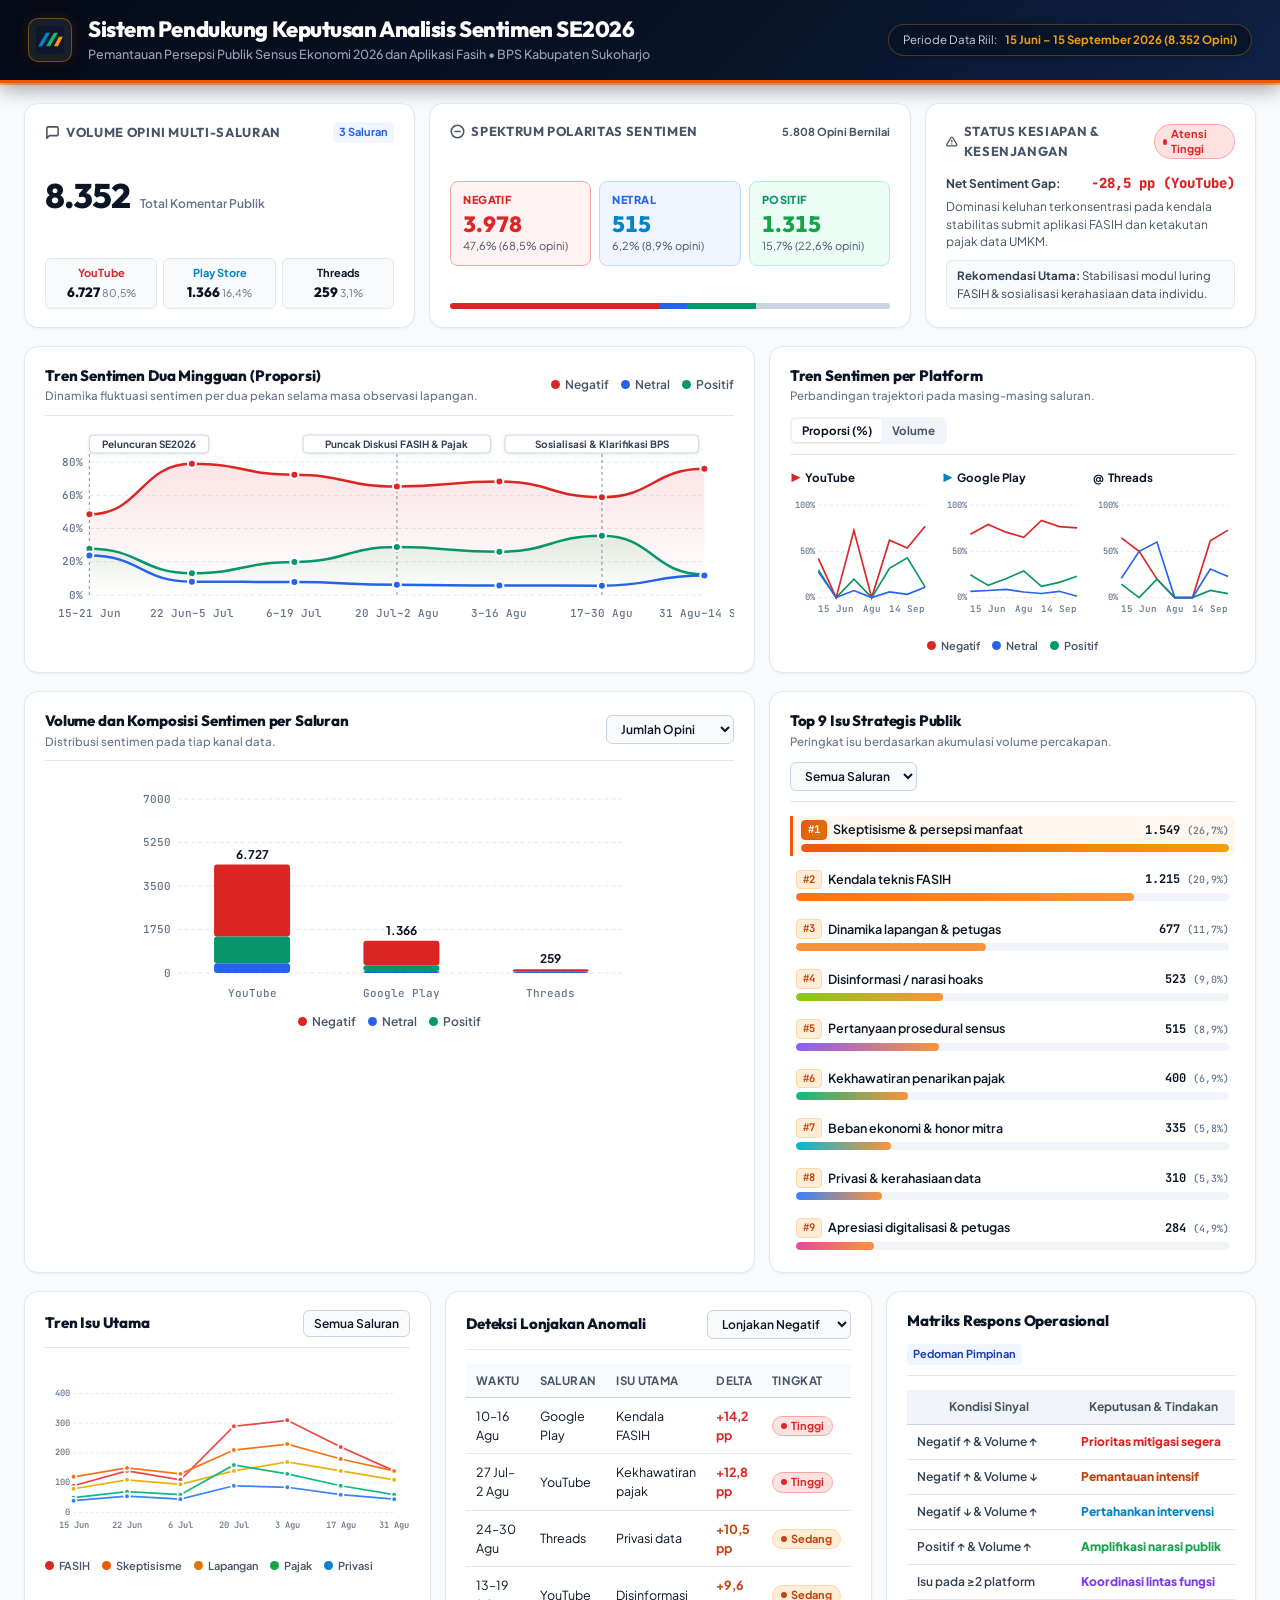
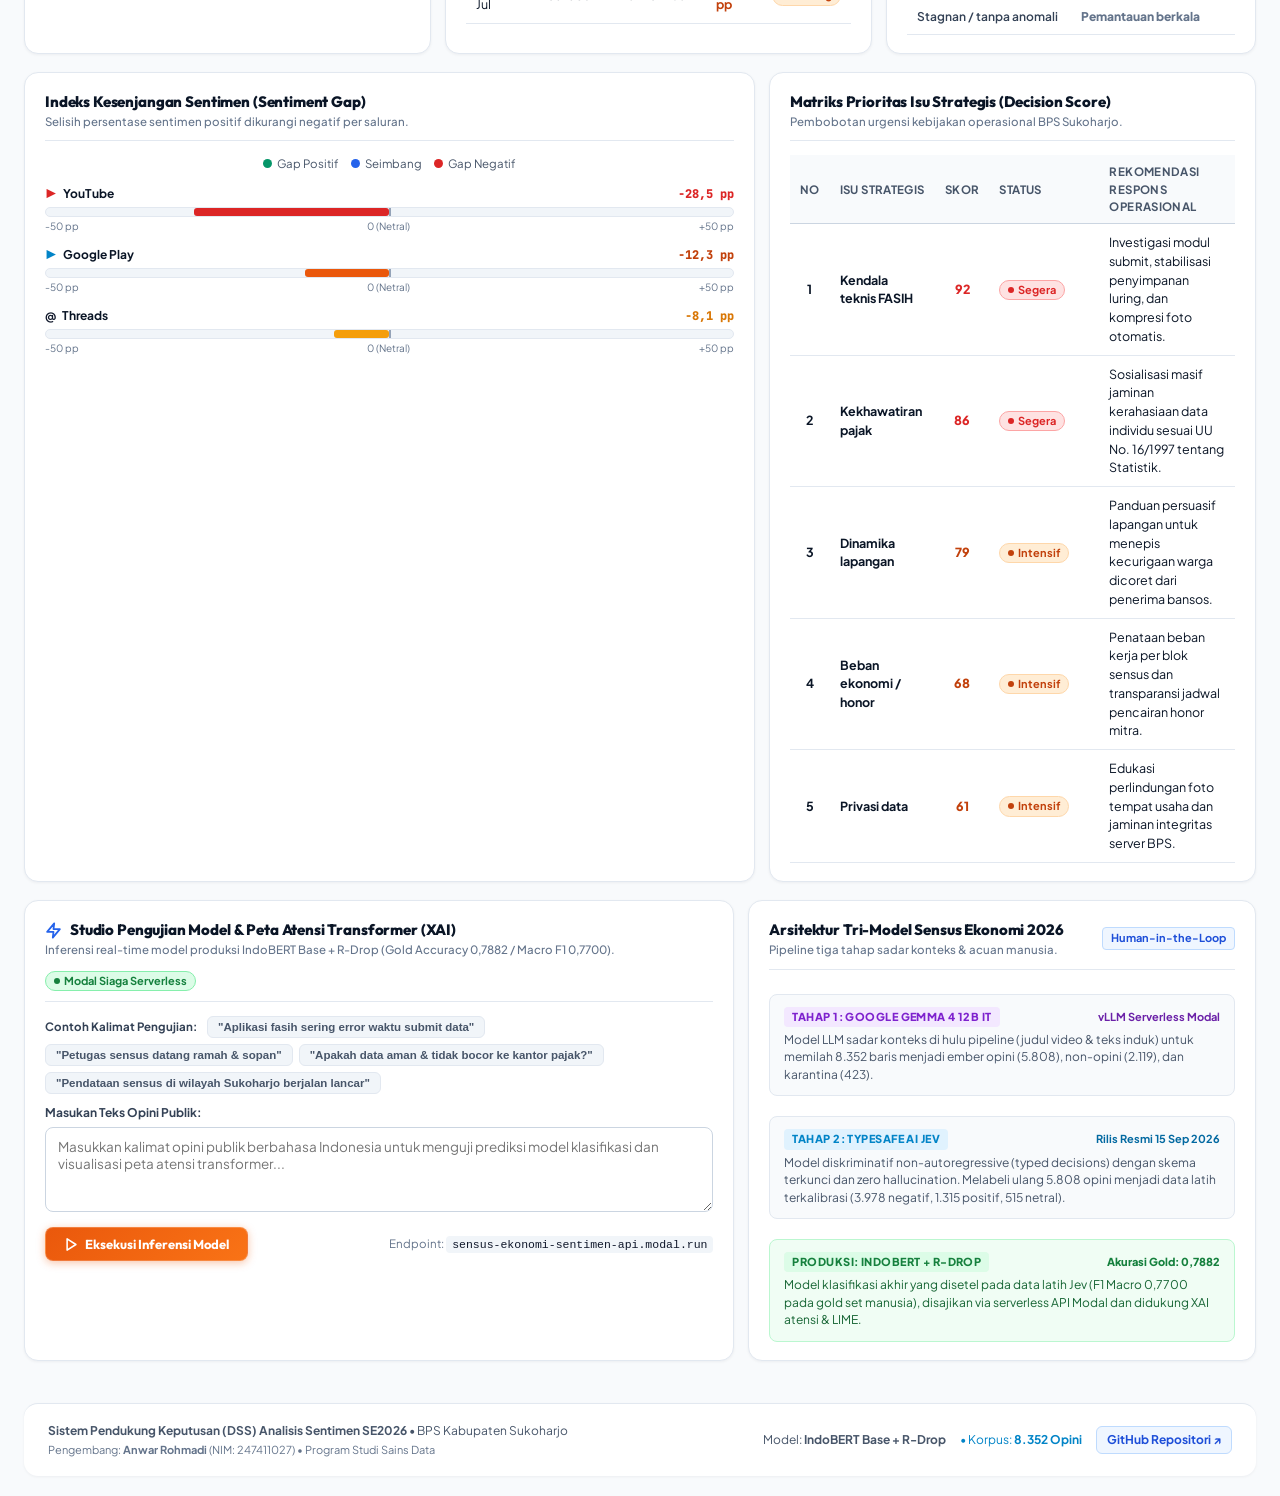
<file: dashboard_web/dss_trendline.html>
<!DOCTYPE html>
<html lang="id">
<head>
<meta charset="utf-8">
<meta name="viewport" content="width=device-width, initial-scale=1">
<title>Sistem Pendukung Keputusan Analisis Sentimen SE2026 - BPS Kabupaten Sukoharjo</title>
<link rel="preconnect" href="https://fonts.googleapis.com">
<link rel="preconnect" href="https://fonts.gstatic.com" crossorigin>
<link href="https://fonts.googleapis.com/css2?family=Outfit:wght@400;500;600;700;800&family=Plus+Jakarta+Sans:wght@400;500;600;700&family=JetBrains+Mono:wght@400;500;600;700&display=swap" rel="stylesheet">
<style>
:root {
  /* =========================================================================
     1. SOVEREIGN BPS NAVY (Otoritas & Integritas Statistik)
     ========================================================================= */
  --bps-navy-950: #050b17; /* Canvas gelap / header cockpit terpekat */
  --bps-navy-900: #081226; /* Background header eksekutif */
  --bps-navy-800: #0f2347; /* Border penegas / kartu metrik institusi */
  --bps-navy-700: #1a3668; /* Status netral kuat */
  --bps-navy-100: #e8eef8; /* Tint latar institusional */
  --bps-navy-50:  #f3f6fc; /* Hover state permukaan */

  /* =========================================================================
     2. SENSUS EKONOMI RADIANT AMBER (Aksen Branding Utama SE2026)
     ========================================================================= */
  --se-amber-700: #c2410c; /* Deep terracotta untuk teks kontras tinggi (AAA) */
  --se-amber-600: #ea580c; /* Warna primer Sensus Ekonomi: tombol, penanda aktif */
  --se-amber-500: #f97316; /* Gradien highlight & pilar sorotan */
  --se-amber-400: #fb923c; /* Aksen grafik sekunder */
  --se-amber-100: #ffedd5; /* Badge background berbobot hangat */
  --se-amber-50:  #fff7ed; /* Card surface tint */

  /* =========================================================================
     3. ECONOMIC GOLD & PROSPERITY (Pertumbuhan Nilai & UMKM)
     ========================================================================= */
  --se-gold-600:  #d97706; /* Peringkat teratas, apresiasi aset */
  --se-gold-500:  #f59e0b; /* Sparkline highlight */
  --se-gold-100:  #fef3c7; /* Chip latar keemasan */

  /* =========================================================================
     4. EDITORIAL SURFACE & NEUTRALS (Kanvas Kedinasan BPS)
     ========================================================================= */
  --bg-page:        #f8fafc; /* Warm off-white, anti silau */
  --bg-card:        #ffffff; /* Pure crisp surface */
  --border-subtle:  #e2e8f0; /* Hairline border 1px */
  --border-medium:  #cbd5e1; /* Pemisah zona visual */
  --border-brand:   #fed7aa; /* Hairline aksen khusus Sensus Ekonomi */
  --text-main:      #0a1526; /* Tinta obsidian pekat (rasio kontras 15.8:1) */
  --text-muted:     #475569; /* Keterangan sekunder (rasio kontras 6.2:1) */
  --text-light:     #64748b; /* Metadata & stempel waktu */
  --text-white:     #ffffff;

  /* =========================================================================
     5. STATISTICAL SENTIMENT PILLARS (Strict Data Semantics)
     ========================================================================= */
  --color-neg:        #dc2626; /* Ruby Crimson: Keluhan/Kendala Teknis */
  --color-neg-bg:     #fef2f2;
  --color-neg-border: #fca5a5;

  --color-neu:        #2563eb; /* BPS Royal Blue: Pertanyaan Prosedural & Faktual */
  --color-neu-bg:     #eff6ff;
  --color-neu-border: #bfdbfe;

  --color-pos:        #059669; /* Emerald Mint: Apresiasi & Kebermanfaatan */
  --color-pos-bg:     #ecfdf5;
  --color-pos-border: #a7f3d0;

  /* Brand Aliases for Component Harmony */
  --navy-brand: var(--bps-navy-900);
  --navy-accent: var(--se-amber-600);
  --navy-subtle: var(--se-amber-100);

  --color-yt: #dc2626;
  --color-gp: #0284c7;
  --color-th: #0f172a;

  --radius-sm: 6px;
  --radius-md: 10px;
  --radius-lg: 14px;
  --radius-xl: 18px;

  --shadow-subtle: 0 1px 3px 0 rgba(10, 21, 38, 0.05);
  --shadow-card: 0 4px 10px -1px rgba(10, 21, 38, 0.07), 0 2px 4px -2px rgba(10, 21, 38, 0.04);
  --shadow-lg: 0 12px 20px -3px rgba(10, 21, 38, 0.1), 0 4px 6px -4px rgba(10, 21, 38, 0.04);

  --font-display: 'Outfit', -apple-system, BlinkMacSystemFont, sans-serif;
  --font-body: 'Plus Jakarta Sans', -apple-system, BlinkMacSystemFont, sans-serif;
  --font-mono: 'JetBrains Mono', ui-monospace, SFMono-Regular, monospace;
}

* { box-sizing: border-box; margin: 0; padding: 0; }

body {
  font-family: var(--font-body);
  background-color: var(--bg-page);
  color: var(--text-main);
  line-height: 1.5;
  font-size: 13.5px;
  -webkit-font-smoothing: antialiased;
  overflow-x: hidden;
}

/* Executive Brand Header - Sovereign BPS Navy with Sensus Radiant Amber */
.dss-header {
  background: linear-gradient(135deg, var(--bps-navy-950) 0%, var(--bps-navy-900) 55%, var(--bps-navy-800) 100%);
  color: var(--text-white);
  padding: 16px 28px;
  display: flex;
  align-items: center;
  justify-content: space-between;
  border-bottom: 3px solid var(--se-amber-600);
  box-shadow: 0 4px 20px rgba(5, 11, 23, 0.45), 0 2px 0 0 rgba(249, 115, 22, 0.4);
  gap: 20px;
  flex-wrap: wrap;
}

.dss-header-brand {
  display: flex;
  align-items: center;
  gap: 16px;
}

.dss-emblem {
  width: 44px;
  height: 44px;
  display: flex;
  align-items: center;
  justify-content: center;
  border-radius: var(--radius-md);
  background: rgba(255, 255, 255, 0.08);
  border: 1px solid rgba(245, 158, 11, 0.4);
  box-shadow: 0 4px 14px rgba(0, 0, 0, 0.35), 0 0 12px rgba(234, 88, 12, 0.2);
  flex-shrink: 0;
}

.dss-title-block h1 {
  font-family: var(--font-display);
  font-size: 22px;
  font-weight: 800;
  letter-spacing: -0.02em;
  color: #ffffff;
  line-height: 1.2;
}

.dss-title-block p {
  font-size: 12.5px;
  color: #94a3b8;
  font-weight: 500;
  margin-top: 3px;
}

.dss-header-right {
  display: flex;
  align-items: center;
  gap: 12px;
  flex-wrap: wrap;
}

.dss-period-tag {
  background: rgba(8, 18, 38, 0.85);
  border: 1px solid rgba(245, 158, 11, 0.3);
  padding: 6px 14px;
  border-radius: 9999px;
  font-size: 11.5px;
  color: #cbd5e1;
  display: flex;
  align-items: center;
  gap: 8px;
  box-shadow: 0 2px 8px rgba(0, 0, 0, 0.2);
}

.dss-period-tag strong {
  color: var(--se-gold-500);
  font-weight: 700;
}

.nav-explorer-btn {
  display: inline-flex;
  align-items: center;
  gap: 8px;
  background: linear-gradient(135deg, var(--se-amber-600) 0%, var(--se-amber-500) 100%);
  color: #ffffff;
  padding: 8px 16px;
  border-radius: 8px;
  font-family: var(--font-display);
  font-size: 13px;
  font-weight: 700;
  text-decoration: none;
  border: 1px solid rgba(255, 255, 255, 0.25);
  box-shadow: 0 2px 8px rgba(234, 88, 12, 0.4), inset 0 1px 0 rgba(255, 255, 255, 0.2);
  transition: all 0.15s ease;
}

.nav-explorer-btn:hover {
  background: linear-gradient(135deg, var(--se-amber-700) 0%, var(--se-amber-600) 100%);
  transform: translateY(-1px);
  box-shadow: 0 4px 14px rgba(234, 88, 12, 0.55);
}

/* Dashboard Shell */
.dss-dashboard {
  max-width: 1440px;
  margin: 0 auto;
  padding: 20px 24px;
  display: flex;
  flex-direction: column;
  gap: 18px;
}

/* Zone 1: Executive Telemetry Cockpit (Dense Gapless Bento) */
.cockpit-grid {
  display: grid;
  grid-template-columns: 1.3fr 1.6fr 1.1fr;
  gap: 14px;
}

.cockpit-card {
  background: var(--bg-card);
  border: 1px solid var(--border-subtle);
  border-radius: var(--radius-lg);
  padding: 18px 20px;
  box-shadow: var(--shadow-subtle);
  display: flex;
  flex-direction: column;
  justify-content: space-between;
  position: relative;
}

.cockpit-card-header {
  display: flex;
  justify-content: space-between;
  align-items: center;
  margin-bottom: 12px;
}

.cockpit-title {
  font-family: var(--font-display);
  font-size: 13px;
  font-weight: 700;
  color: var(--text-muted);
  text-transform: uppercase;
  letter-spacing: 0.05em;
  display: flex;
  align-items: center;
  gap: 6px;
}

.cockpit-main-stat {
  display: flex;
  align-items: baseline;
  gap: 10px;
  margin-bottom: 10px;
}

.cockpit-big-num {
  font-family: var(--font-display);
  font-size: 34px;
  font-weight: 800;
  letter-spacing: -0.03em;
  color: var(--text-main);
  line-height: 1;
  font-variant-numeric: tabular-nums;
}

.cockpit-sub-label {
  font-size: 12px;
  color: var(--text-light);
  font-weight: 600;
}

/* Platform channel micro tags */
.platform-micro-row {
  display: grid;
  grid-template-columns: repeat(3, 1fr);
  gap: 6px;
  margin-top: 10px;
}

.platform-micro-pill {
  background: #f8fafc;
  border: 1px solid var(--border-subtle);
  border-radius: 6px;
  padding: 6px 8px;
  text-align: center;
}

.platform-micro-name {
  font-size: 11px;
  font-weight: 700;
  color: var(--text-muted);
  display: block;
}

.platform-micro-val {
  font-family: var(--font-display);
  font-size: 13.5px;
  font-weight: 800;
  color: var(--text-main);
}

.platform-micro-pct {
  font-size: 10.5px;
  color: var(--text-light);
}

/* Polarity Three-Pillar Cockpit */
.polarity-tri-grid {
  display: grid;
  grid-template-columns: repeat(3, 1fr);
  gap: 8px;
}

.polarity-pillar {
  border-radius: 8px;
  padding: 10px 12px;
  display: flex;
  flex-direction: column;
  border: 1px solid transparent;
}

.polarity-pillar.neg {
  background: var(--color-neg-bg);
  border-color: var(--color-neg-border);
}
.polarity-pillar.pos {
  background: var(--color-pos-bg);
  border-color: var(--color-pos-border);
}
.polarity-pillar.neu {
  background: var(--color-neu-bg);
  border-color: var(--color-neu-border);
}

.polarity-tag {
  font-size: 11px;
  font-weight: 800;
  letter-spacing: 0.04em;
  text-transform: uppercase;
  margin-bottom: 4px;
}
.polarity-pillar.neg .polarity-tag { color: var(--color-neg); }
.polarity-pillar.pos .polarity-tag { color: var(--color-pos); }
.polarity-pillar.neu .polarity-tag { color: var(--color-neu); }

.polarity-val {
  font-family: var(--font-display);
  font-size: 22px;
  font-weight: 800;
  line-height: 1.1;
  color: var(--text-main);
  font-variant-numeric: tabular-nums;
}

.polarity-sub {
  font-size: 11px;
  color: var(--text-muted);
  margin-top: 2px;
}

.polarity-track {
  width: 100%;
  height: 6px;
  background: #e2e8f0;
  border-radius: 9999px;
  overflow: hidden;
  display: flex;
  margin-top: 10px;
}
.polarity-seg-neg { height: 100%; background: var(--color-neg); width: 47.6%; }
.polarity-seg-neu { height: 100%; background: var(--color-neu); width: 6.2%; }
.polarity-seg-pos { height: 100%; background: var(--color-pos); width: 15.7%; }
.polarity-seg-rem { height: 100%; background: #cbd5e1; width: 30.5%; }

/* Card Standards */
.dss-card {
  background: var(--bg-card);
  border: 1px solid var(--border-subtle);
  border-radius: var(--radius-lg);
  padding: 18px 20px;
  box-shadow: var(--shadow-subtle);
  position: relative;
  transition: box-shadow 0.15s ease, border-color 0.15s ease;
}

.dss-card:hover {
  box-shadow: var(--shadow-card);
  border-color: var(--border-medium);
}

.card-header {
  display: flex;
  justify-content: space-between;
  align-items: center;
  margin-bottom: 14px;
  padding-bottom: 10px;
  border-bottom: 1px solid var(--border-subtle);
  gap: 12px;
  flex-wrap: wrap;
}

.card-title {
  font-family: var(--font-display);
  font-size: 15px;
  font-weight: 800;
  color: var(--text-main);
  letter-spacing: -0.01em;
  display: flex;
  align-items: center;
  gap: 8px;
}

.card-title-desc {
  font-size: 11.5px;
  color: var(--text-light);
  font-weight: 500;
}

/* Grids */
.grid-2col {
  display: grid;
  grid-template-columns: 1.5fr 1fr;
  gap: 14px;
}

.grid-3col {
  display: grid;
  grid-template-columns: 1.1fr 1fr 1fr;
  gap: 14px;
}

.grid-tri-model {
  display: grid;
  grid-template-columns: 1.4fr 1fr;
  gap: 14px;
}

/* Legends & Filters */
.legend-inline {
  display: flex;
  gap: 12px;
  font-size: 12px;
  font-weight: 600;
  color: var(--text-muted);
  align-items: center;
}

.legend-item {
  display: flex;
  align-items: center;
  gap: 5px;
}

.legend-dot {
  width: 9px;
  height: 9px;
  border-radius: 50%;
}
.legend-dot.neg { background: var(--color-neg); }
.legend-dot.pos { background: var(--color-pos); }
.legend-dot.neu { background: var(--color-neu); }

.select-filter {
  font-family: inherit;
  font-size: 12px;
  font-weight: 600;
  color: var(--text-main);
  background: #f8fafc;
  border: 1px solid var(--border-medium);
  border-radius: 6px;
  padding: 5px 10px;
  outline: none;
  cursor: pointer;
  transition: all 0.15s ease;
}
.select-filter:hover { border-color: var(--border-strong); }

.btn-toggle-group {
  display: flex;
  background: #f1f5f9;
  border-radius: 6px;
  padding: 2px;
}
.btn-toggle {
  font-family: inherit;
  font-size: 11.5px;
  font-weight: 700;
  color: var(--text-muted);
  border: none;
  background: transparent;
  padding: 4px 10px;
  border-radius: 4px;
  cursor: pointer;
  transition: all 0.15s ease;
}
.btn-toggle.active {
  background: #ffffff;
  color: var(--text-main);
  box-shadow: 0 1px 2px rgba(0,0,0,0.08);
}

/* Topic Bar List */
.topic-bar-list {
  display: flex;
  flex-direction: column;
  gap: 10px;
}
.topic-bar-item {
  display: flex;
  flex-direction: column;
  gap: 4px;
  padding: 4px 6px;
  border-radius: 6px;
  transition: background 0.15s ease;
}
.topic-bar-item:hover {
  background: #f8fafc;
}
.topic-bar-info {
  display: flex;
  justify-content: space-between;
  align-items: center;
  font-size: 12.5px;
}
.topic-bar-name {
  display: flex;
  align-items: center;
  gap: 6px;
  font-weight: 600;
  color: var(--text-main);
}
.topic-rank-badge {
  font-family: var(--font-mono);
  font-size: 10.5px;
  font-weight: 700;
  color: var(--se-amber-700);
  background: var(--se-amber-100);
  border: 1px solid var(--border-brand);
  padding: 1px 6px;
  border-radius: 4px;
}
.topic-bar-item.rank-1 {
  background: var(--se-amber-50);
  border-left: 3px solid var(--se-amber-600);
  padding-left: 8px;
  border-radius: 0 6px 6px 0;
}
.topic-bar-item.rank-1 .topic-rank-badge {
  color: #ffffff;
  background: linear-gradient(135deg, var(--se-amber-600), var(--se-gold-600));
  border-color: var(--se-amber-600);
}
.topic-bar-val {
  font-family: var(--font-mono);
  font-size: 12px;
  font-weight: 700;
  color: var(--text-main);
  font-variant-numeric: tabular-nums;
}
.topic-bar-track {
  width: 100%;
  height: 8px;
  background: #f1f5f9;
  border-radius: 4px;
  overflow: hidden;
}
.topic-bar-fill {
  height: 100%;
  border-radius: 4px;
  transition: width 0.3s ease;
}

/* SVG Chart Elements */
.grid-line {
  stroke: #e2e8f0;
  stroke-width: 1;
  stroke-dasharray: 4 3;
}
.axis {
  font-family: var(--font-mono);
  font-size: 11px;
  fill: #64748b;
  font-weight: 500;
}
.chart-line {
  fill: none !important;
  stroke-width: 2.5px;
  stroke-linecap: round;
  stroke-linejoin: round;
}
.chart-point {
  stroke: #ffffff;
  stroke-width: 2;
  cursor: pointer;
  transition: r 0.15s ease, filter 0.15s ease;
}
.chart-point:hover {
  r: 6;
  filter: drop-shadow(0 2px 4px rgba(0,0,0,0.25));
}
.event-flag-rect {
  fill: #ffffff;
  stroke: #cbd5e1;
  stroke-width: 1;
  rx: 4;
  filter: drop-shadow(0 1px 2px rgba(15, 23, 42, 0.08));
}
.event-flag-text {
  font-family: var(--font-body);
  font-size: 10px;
  font-weight: 700;
  fill: #334155;
}
.event-flag-line {
  stroke: #94a3b8;
  stroke-width: 1.2;
  stroke-dasharray: 3 3;
}

/* Tables */
.data-table {
  width: 100%;
  border-collapse: collapse;
  font-size: 12.5px;
}
.data-table th {
  background: #f8fafc;
  color: var(--text-muted);
  font-weight: 700;
  text-align: left;
  padding: 8px 10px;
  border-bottom: 1px solid var(--border-medium);
  font-size: 11.5px;
  text-transform: uppercase;
  letter-spacing: 0.03em;
}
.data-table td {
  padding: 9px 10px;
  border-bottom: 1px solid var(--border-subtle);
  color: var(--text-main);
}
.data-table tr:hover td {
  background: #f8fafc;
}

/* Badges */
.badge-status {
  display: inline-flex;
  align-items: center;
  gap: 4px;
  font-size: 11px;
  font-weight: 700;
  padding: 2px 8px;
  border-radius: 9999px;
  line-height: 1.3;
}
.badge-status.red { background: #fee2e2; color: #dc2626; border: 1px solid #fca5a5; }
.badge-status.orange { background: #ffedd5; color: #c2410c; border: 1px solid #fed7aa; }
.badge-status.yellow { background: #fef9c3; color: #854d0e; border: 1px solid #fef08a; }
.badge-status.green { background: #dcfce7; color: #15803d; border: 1px solid #86efac; }
.badge-status-dot { width: 6px; height: 6px; border-radius: 50%; background: currentColor; }

@keyframes alertPulse {
  0% { transform: scale(0.95); opacity: 0.8; }
  50% { transform: scale(1.25); opacity: 1; }
  100% { transform: scale(0.95); opacity: 0.8; }
}
.badge-status.orange .badge-status-dot,
.badge-status.red .badge-status-dot {
  animation: alertPulse 2s infinite ease-in-out;
}

/* Reskinned Executive Decision Matrix (No more black box) */
.exec-matrix-table {
  width: 100%;
  border-collapse: collapse;
  font-size: 12px;
}
.exec-matrix-table th {
  background: #f1f5f9;
  color: var(--text-muted);
  font-weight: 700;
  padding: 8px 10px;
  border-bottom: 1px solid var(--border-medium);
}
.exec-matrix-table td {
  padding: 8px 10px;
  border-bottom: 1px solid var(--border-subtle);
}
.exec-matrix-cond { font-weight: 600; color: #334155; }
.exec-matrix-dec { font-weight: 800; }

/* Sentiment Gap Meter */
.gap-item {
  margin-bottom: 12px;
}
.gap-header {
  display: flex;
  justify-content: space-between;
  font-size: 12px;
  font-weight: 700;
  margin-bottom: 4px;
}
.gap-meter-wrap {
  position: relative;
  height: 10px;
  background: #f1f5f9;
  border-radius: 5px;
  border: 1px solid var(--border-subtle);
  overflow: hidden;
}
.gap-center-line {
  position: absolute;
  left: 50%;
  top: 0;
  bottom: 0;
  width: 2px;
  background: #94a3b8;
  z-index: 2;
}
.gap-bar-neg {
  position: absolute;
  top: 0;
  bottom: 0;
  background: var(--color-neg);
  border-radius: 3px;
}
.gap-scale {
  display: flex;
  justify-content: space-between;
  font-size: 10px;
  color: var(--text-light);
  margin-top: 2px;
}

/* XAI Live Inference Studio */
.xai-tabs-nav {
  display: flex;
  gap: 6px;
  margin-bottom: 10px;
  border-bottom: 1px solid var(--border-subtle);
  padding-bottom: 8px;
}
.xai-tab-btn {
  background: #f1f5f9;
  border: 1px solid var(--border-medium);
  color: var(--text-muted);
  padding: 6px 14px;
  border-radius: 6px;
  font-size: 12px;
  font-weight: 700;
  cursor: pointer;
  transition: all 0.15s ease;
}
.xai-tab-btn:hover { background: #e2e8f0; color: var(--text-main); }
.xai-tab-btn.active {
  background: var(--bps-navy-900);
  color: #ffffff;
  border-color: var(--se-amber-600);
  box-shadow: 0 2px 6px rgba(8, 18, 38, 0.35);
}

.xai-sequence-box {
  display: flex;
  flex-wrap: wrap;
  gap: 6px;
  padding: 14px 16px;
  background: #f8fafc;
  border: 1px solid var(--border-subtle);
  border-radius: 8px;
  line-height: 2.2;
  align-items: center;
}
.xai-token {
  display: inline-flex;
  align-items: center;
  padding: 3px 8px;
  border-radius: 5px;
  font-family: var(--font-mono);
  font-size: 13px;
  cursor: help;
  transition: transform 0.12s ease, box-shadow 0.12s ease;
  user-select: none;
  border: 1px solid transparent;
}
.xai-token:hover {
  transform: translateY(-2px);
  box-shadow: 0 4px 10px rgba(0,0,0,0.18);
  z-index: 10;
}
.xai-token-val {
  font-size: 10.5px;
  opacity: 0.88;
  margin-left: 5px;
  font-weight: 700;
}

.xai-rank-grid {
  display: grid;
  grid-template-columns: repeat(auto-fill, minmax(280px, 1fr));
  gap: 8px;
  margin-top: 8px;
}
.xai-rank-item {
  display: flex;
  align-items: center;
  justify-content: space-between;
  padding: 6px 10px;
  background: #f8fafc;
  border: 1px solid var(--border-subtle);
  border-radius: 6px;
  font-size: 12px;
}
.xai-rank-bar-wrap {
  width: 90px;
  height: 6px;
  background: #e2e8f0;
  border-radius: 3px;
  overflow: hidden;
  margin: 0 8px;
}
.xai-rank-bar-fill {
  height: 100%;
  border-radius: 3px;
  transition: width 0.3s ease;
}

.xai-model-spec-card {
  margin-top: 14px;
  padding: 12px 14px;
  background: #f0fdf4;
  border: 1px solid #bbf7d0;
  border-radius: 8px;
  font-size: 12px;
  color: #166534;
  line-height: 1.5;
}

.live-input-box {
  width: 100%;
  min-height: 85px;
  padding: 10px 12px;
  border: 1px solid var(--border-medium);
  border-radius: 8px;
  font-size: 13.5px;
  font-family: inherit;
  color: var(--text-main);
  outline: none;
  transition: border-color 0.15s ease, box-shadow 0.15s ease;
  resize: vertical;
}
.live-input-box:focus {
  border-color: var(--navy-accent);
  box-shadow: 0 0 0 3px rgba(37, 99, 235, 0.15);
}

.live-sample-chip {
  background: #f1f5f9;
  border: 1px solid var(--border-subtle);
  border-radius: 6px;
  padding: 4px 10px;
  font-size: 11.5px;
  font-weight: 600;
  color: var(--text-muted);
  cursor: pointer;
  transition: all 0.15s ease;
}
.live-sample-chip:hover {
  background: #e2e8f0;
  color: var(--text-main);
}

.live-btn-submit {
  display: inline-flex;
  align-items: center;
  gap: 6px;
  background: linear-gradient(135deg, var(--se-amber-600) 0%, var(--se-amber-500) 100%);
  color: #ffffff;
  padding: 8px 18px;
  border-radius: 8px;
  font-family: var(--font-display);
  font-size: 13px;
  font-weight: 700;
  border: 1px solid rgba(255, 255, 255, 0.2);
  cursor: pointer;
  box-shadow: 0 2px 8px rgba(234, 88, 12, 0.35);
  transition: all 0.15s ease;
}
.live-btn-submit:hover {
  background: linear-gradient(135deg, var(--se-amber-700) 0%, var(--se-amber-600) 100%);
  transform: translateY(-1px);
  box-shadow: 0 4px 12px rgba(234, 88, 12, 0.45);
}

/* Reskinned Executive Tri-Model Architecture (No more black box) */
.arch-card-exec {
  background: #ffffff;
  border: 1px solid var(--border-subtle);
  border-radius: var(--radius-lg);
  padding: 18px 20px;
  box-shadow: var(--shadow-subtle);
}
.arch-box-exec {
  background: #f8fafc;
  border: 1px solid var(--border-subtle);
  border-radius: 8px;
  padding: 12px 14px;
  margin-top: 10px;
}
.arch-badge-exec {
  font-size: 11px;
  font-weight: 800;
  text-transform: uppercase;
  padding: 2px 8px;
  border-radius: 4px;
  letter-spacing: 0.04em;
}
.arch-badge-exec.s1 { background: #e0f2fe; color: #0284c7; }
.arch-badge-exec.s2 { background: #f3e8ff; color: #7e22ce; }
.arch-badge-exec.prod { background: #dcfce7; color: #15803d; }

/* Executive Footer */
.dss-footer {
  margin-top: 24px;
  background: #ffffff;
  border-top: 1px solid var(--border-subtle);
  padding: 18px 24px;
  display: flex;
  justify-content: space-between;
  align-items: center;
  font-size: 12px;
  color: var(--text-muted);
  border-radius: var(--radius-lg);
  box-shadow: var(--shadow-subtle);
  flex-wrap: wrap;
  gap: 12px;
}

/* Floating Tooltip */
#dss-tooltip {
  position: absolute;
  display: none;
  background: #0f172a;
  color: #ffffff;
  padding: 6px 12px;
  border-radius: 6px;
  font-size: 11.5px;
  pointer-events: none;
  z-index: 1000;
  box-shadow: 0 4px 12px rgba(0,0,0,0.2);
  white-space: nowrap;
}

@media (max-width: 1024px) {
  .cockpit-grid { grid-template-columns: 1fr; }
  .grid-2col { grid-template-columns: 1fr; }
  .grid-3col { grid-template-columns: 1fr; }
  .grid-tri-model { grid-template-columns: 1fr; }
}
</style>
</head>
<body>

<!-- Header -->
<header class="dss-header">
  <div class="dss-header-brand">
    <div class="dss-emblem">
      <svg width="28" height="28" viewBox="0 0 100 100" fill="none" xmlns="http://www.w3.org/2000/svg">
        <rect width="100" height="100" rx="16" fill="#0f172a"/>
        <path d="M22 72L50 24H36L8 72H22Z" fill="#0284c7"/>
        <path d="M50 72L78 24H64L36 72H50Z" fill="#10b981"/>
        <path d="M78 72L96 38H82L64 72H78Z" fill="#f59e0b"/>
      </svg>
    </div>
    <div class="dss-title-block">
      <h1>Sistem Pendukung Keputusan Analisis Sentimen SE2026</h1>
      <p>Pemantauan Persepsi Publik Sensus Ekonomi 2026 dan Aplikasi Fasih • BPS Kabupaten Sukoharjo</p>
    </div>
  </div>
  
  <div class="dss-header-right">
    <div class="dss-period-tag">
      <span>Periode Data Riil:</span>
      <strong>15 Juni – 15 September 2026 (8.352 Opini)</strong>
    </div>
  </div>
</header>

<div class="dss-dashboard">

  <!-- Zone 1: Executive Telemetry Cockpit -->
  <section class="cockpit-grid" aria-label="Ringkasan Eksekutif Telemetri Sentimen">
    
    <!-- Cockpit 1: Total Volume & Platform Breakdown -->
    <div class="cockpit-card">
      <div class="cockpit-card-header">
        <span class="cockpit-title">
          <svg width="15" height="15" viewBox="0 0 24 24" fill="none" stroke="currentColor" stroke-width="2.5" stroke-linecap="round" stroke-linejoin="round"><path d="M21 15a2 2 0 0 1-2 2H7l-4 4V5a2 2 0 0 1 2-2h14a2 2 0 0 1 2 2z"></path></svg>
          Volume Opini Multi-Saluran
        </span>
        <span style="font-size:11px; font-weight:700; color:#2563eb; background:#eff6ff; padding:2px 6px; border-radius:4px;">3 Saluran</span>
      </div>
      <div class="cockpit-main-stat">
        <span class="cockpit-big-num">8.352</span>
        <span class="cockpit-sub-label">Total Komentar Publik</span>
      </div>
      <div class="platform-micro-row">
        <div class="platform-micro-pill">
          <span class="platform-micro-name" style="color:#dc2626;">YouTube</span>
          <span class="platform-micro-val">6.727</span>
          <span class="platform-micro-pct">80,5%</span>
        </div>
        <div class="platform-micro-pill">
          <span class="platform-micro-name" style="color:#0284c7;">Play Store</span>
          <span class="platform-micro-val">1.366</span>
          <span class="platform-micro-pct">16,4%</span>
        </div>
        <div class="platform-micro-pill">
          <span class="platform-micro-name" style="color:#0f172a;">Threads</span>
          <span class="platform-micro-val">259</span>
          <span class="platform-micro-pct">3,1%</span>
        </div>
      </div>
    </div>

    <!-- Cockpit 2: Sentiment Polarity Spectrum -->
    <div class="cockpit-card">
      <div class="cockpit-card-header">
        <span class="cockpit-title">
          <svg width="15" height="15" viewBox="0 0 24 24" fill="none" stroke="currentColor" stroke-width="2.5" stroke-linecap="round" stroke-linejoin="round"><circle cx="12" cy="12" r="10"></circle><path d="M8 12h8"></path></svg>
          Spektrum Polaritas Sentimen
        </span>
        <span style="font-size:11px; font-weight:700; color:#475569;">5.808 Opini Bernilai</span>
      </div>
      <div class="polarity-tri-grid">
        <div class="polarity-pillar neg">
          <span class="polarity-tag">Negatif</span>
          <span class="polarity-val" style="color:#dc2626;">3.978</span>
          <span class="polarity-sub">47,6% (68,5% opini)</span>
        </div>
        <div class="polarity-pillar neu">
          <span class="polarity-tag">Netral</span>
          <span class="polarity-val" style="color:#0284c7;">515</span>
          <span class="polarity-sub">6,2% (8,9% opini)</span>
        </div>
        <div class="polarity-pillar pos">
          <span class="polarity-tag">Positif</span>
          <span class="polarity-val" style="color:#16a34a;">1.315</span>
          <span class="polarity-sub">15,7% (22,6% opini)</span>
        </div>
      </div>
      <div class="polarity-track" title="Komposisi: 47,6% Negatif, 6,2% Netral, 15,7% Positif, 30,5% Non-Opini/Karantina">
        <div class="polarity-seg-neg"></div>
        <div class="polarity-seg-neu"></div>
        <div class="polarity-seg-pos"></div>
        <div class="polarity-seg-rem"></div>
      </div>
    </div>

    <!-- Cockpit 3: Net Deficit & Operational Alert -->
    <div class="cockpit-card">
      <div class="cockpit-card-header">
        <span class="cockpit-title">
          <svg width="15" height="15" viewBox="0 0 24 24" fill="none" stroke="currentColor" stroke-width="2.5" stroke-linecap="round" stroke-linejoin="round"><path d="M10.29 3.86L1.82 18a2 2 0 0 0 1.71 3h16.94a2 2 0 0 0 1.71-3L13.71 3.86a2 2 0 0 0-3.42 0z"></path><line x1="12" y1="9" x2="12" y2="13"></line><line x1="12" y1="17" x2="12.01" y2="17"></line></svg>
          Status Kesiapan &amp; Kesenjangan
        </span>
        <span class="badge-status red"><span class="badge-status-dot"></span> Atensi Tinggi</span>
      </div>
      <div>
        <div style="display:flex; justify-content:space-between; align-items:center; margin-bottom:4px;">
          <span style="font-size:12px; font-weight:700; color:#334155;">Net Sentiment Gap:</span>
          <span style="font-family:var(--font-mono); font-size:14px; font-weight:800; color:#dc2626;">-28,5 pp (YouTube)</span>
        </div>
        <p style="font-size:12px; color:#475569; line-height:1.45; margin-top:4px;">
          Dominasi keluhan terkonsentrasi pada kendala stabilitas submit aplikasi FASIH dan ketakutan pajak data UMKM.
        </p>
      </div>
      <div style="margin-top:10px; padding:6px 10px; background:#f8fafc; border:1px solid #e2e8f0; border-radius:6px; font-size:11.5px; color:#334155;">
        <strong>Rekomendasi Utama:</strong> Stabilisasi modul luring FASIH &amp; sosialisasi kerahasiaan data individu.
      </div>
    </div>

  </section>

  <!-- Zone 2: Temporal Dynamics & Platform Sparklines -->
  <section class="grid-2col">
    <!-- Tren Sentimen Keseluruhan -->
    <div class="dss-card">
      <div class="card-header">
        <div>
          <div class="card-title">Tren Sentimen Dua Mingguan (Proporsi)</div>
          <div class="card-title-desc">Dinamika fluktuasi sentimen per dua pekan selama masa observasi lapangan.</div>
        </div>
        <div class="legend-inline">
          <div class="legend-item"><div class="legend-dot neg"></div> Negatif</div>
          <div class="legend-item"><div class="legend-dot neu"></div> Netral</div>
          <div class="legend-item"><div class="legend-dot pos"></div> Positif</div>
        </div>
      </div>
      <div class="chart-container" style="height: 200px;">
        <svg id="chart-tren-keseluruhan" width="100%" height="200" viewBox="0 0 680 200"></svg>
      </div>
    </div>

    <!-- Tren Sentimen per Platform Sparkline -->
    <div class="dss-card">
      <div class="card-header">
        <div>
          <div class="card-title">Tren Sentimen per Platform</div>
          <div class="card-title-desc">Perbandingan trajektori pada masing-masing saluran.</div>
        </div>
        <div class="btn-toggle-group">
          <button type="button" class="btn-toggle active" id="btn-prop" onclick="togglePlatformTrend('prop')">Proporsi (%)</button>
          <button type="button" class="btn-toggle" id="btn-vol" onclick="togglePlatformTrend('vol')">Volume</button>
        </div>
      </div>
      <div style="display: grid; grid-template-columns: 1fr 1fr 1fr; gap: 10px; height: 165px;">
        <!-- YouTube Sparkline -->
        <div style="display: flex; flex-direction: column;">
          <div style="font-weight: 700; font-size: 11.5px; display: flex; align-items: center; gap: 4px; margin-bottom: 2px;">
            <span style="color:#dc2626;">▶</span> YouTube
          </div>
          <svg id="spark-yt" width="100%" height="135" viewBox="0 0 160 135"></svg>
        </div>
        <!-- Google Play Sparkline -->
        <div style="display: flex; flex-direction: column;">
          <div style="font-weight: 700; font-size: 11.5px; display: flex; align-items: center; gap: 4px; margin-bottom: 2px;">
            <span style="color:#0284c7;">▶</span> Google Play
          </div>
          <svg id="spark-gp" width="100%" height="135" viewBox="0 0 160 135"></svg>
        </div>
        <!-- Threads Sparkline -->
        <div style="display: flex; flex-direction: column;">
          <div style="font-weight: 700; font-size: 11.5px; display: flex; align-items: center; gap: 4px; margin-bottom: 2px;">
            <span style="color:#0f172a;">@</span> Threads
          </div>
          <svg id="spark-th" width="100%" height="135" viewBox="0 0 160 135"></svg>
        </div>
      </div>
      <div class="legend-inline" style="justify-content: center; margin-top: 4px; font-size:11px;">
        <div class="legend-item"><div class="legend-dot neg"></div> Negatif</div>
        <div class="legend-item"><div class="legend-dot neu"></div> Netral</div>
        <div class="legend-item"><div class="legend-dot pos"></div> Positif</div>
      </div>
    </div>
  </section>

  <!-- Zone 3: Platform Breakdown & Top 9 Issues -->
  <section class="grid-2col">
    <!-- Volume & Komposisi per Platform -->
    <div class="dss-card">
      <div class="card-header">
        <div>
          <div class="card-title">Volume dan Komposisi Sentimen per Saluran</div>
          <div class="card-title-desc">Distribusi sentimen pada tiap kanal data.</div>
        </div>
        <select class="select-filter" id="select-vol-mode" onchange="updateStackedBar()">
          <option value="opini">Jumlah Opini</option>
          <option value="persen">Proporsi 100%</option>
        </select>
      </div>
      <div class="chart-container" style="height: 230px;">
        <svg id="chart-stacked-platform" width="100%" height="230" viewBox="0 0 440 230"></svg>
      </div>
      <div class="legend-inline" style="justify-content:center; margin-top:8px;">
        <div class="legend-item"><div class="legend-dot neg"></div> Negatif</div>
        <div class="legend-item"><div class="legend-dot neu"></div> Netral</div>
        <div class="legend-item"><div class="legend-dot pos"></div> Positif</div>
      </div>
    </div>

    <!-- Top 9 Strategic Issues -->
    <div class="dss-card">
      <div class="card-header">
        <div>
          <div class="card-title">Top 9 Isu Strategis Publik</div>
          <div class="card-title-desc">Peringkat isu berdasarkan akumulasi volume percakapan.</div>
        </div>
        <select class="select-filter" id="select-top-platform" onchange="updateTopTopics()">
          <option value="all">Semua Saluran</option>
          <option value="yt">YouTube</option>
          <option value="gp">Google Play</option>
          <option value="th">Threads</option>
        </select>
      </div>
      <div class="topic-bar-list" id="topic-bar-container">
        <!-- Populated by JS -->
      </div>
    </div>
  </section>

  <!-- Zone 4: Trendline Isu, Anomaly Detection, & Operational Decision Matrix -->
  <section class="grid-3col">
    <!-- Tren Isu Utama (Volume Opini) -->
    <div class="dss-card">
      <div class="card-header">
        <div class="card-title">Tren Isu Utama</div>
        <div class="tab-pills" id="issue-trend-tabs">
          <button type="button" class="select-filter" onclick="setIssueTrendTab('all')">Semua Saluran</button>
        </div>
      </div>
      <div class="chart-container" style="height: 190px;">
        <svg id="chart-isu-tren" width="100%" height="190" viewBox="0 0 460 190"></svg>
      </div>
      <div class="legend-inline" style="flex-wrap: wrap; margin-top: 6px; font-size: 11px;">
        <div class="legend-item"><div class="legend-dot" style="background:#dc2626;"></div> FASIH</div>
        <div class="legend-item"><div class="legend-dot" style="background:#ea580c;"></div> Skeptisisme</div>
        <div class="legend-item"><div class="legend-dot" style="background:#d97706;"></div> Lapangan</div>
        <div class="legend-item"><div class="legend-dot" style="background:#16a34a;"></div> Pajak</div>
        <div class="legend-item"><div class="legend-dot" style="background:#0284c7;"></div> Privasi</div>
      </div>
    </div>

    <!-- Deteksi Perubahan Signifikan (Anomali) -->
    <div class="dss-card">
      <div class="card-header">
        <div class="card-title">Deteksi Lonjakan Anomali</div>
        <select class="select-filter" id="select-anomaly" onchange="filterAnomalies()">
          <option value="spike">Lonjakan Negatif</option>
          <option value="all">Semua Anomali</option>
          <option value="high">Status Tinggi Saja</option>
        </select>
      </div>
      <div style="overflow-x: auto;">
        <table class="data-table">
          <thead>
            <tr>
              <th>Waktu</th>
              <th>Saluran</th>
              <th>Isu Utama</th>
              <th>Delta</th>
              <th>Tingkat</th>
            </tr>
          </thead>
          <tbody id="table-anomalies">
            <tr>
              <td>10–16 Agu</td>
              <td>Google Play</td>
              <td>Kendala FASIH</td>
              <td style="color:#dc2626; font-weight:700;">+14,2 pp</td>
              <td><span class="badge-status red"><span class="badge-status-dot"></span> Tinggi</span></td>
            </tr>
            <tr>
              <td>27 Jul–2 Agu</td>
              <td>YouTube</td>
              <td>Kekhawatiran pajak</td>
              <td style="color:#dc2626; font-weight:700;">+12,8 pp</td>
              <td><span class="badge-status red"><span class="badge-status-dot"></span> Tinggi</span></td>
            </tr>
            <tr>
              <td>24–30 Agu</td>
              <td>Threads</td>
              <td>Privasi data</td>
              <td style="color:#c2410c; font-weight:700;">+10,5 pp</td>
              <td><span class="badge-status orange"><span class="badge-status-dot"></span> Sedang</span></td>
            </tr>
            <tr>
              <td>13–19 Jul</td>
              <td>YouTube</td>
              <td>Disinformasi</td>
              <td style="color:#c2410c; font-weight:700;">+9,6 pp</td>
              <td><span class="badge-status orange"><span class="badge-status-dot"></span> Sedang</span></td>
            </tr>
          </tbody>
        </table>
      </div>
    </div>

    <!-- Matriks Rekomendasi Keputusan Operasional (Unified Light Executive Theme) -->
    <div class="dss-card">
      <div class="card-header">
        <div class="card-title">Matriks Respons Operasional</div>
        <span style="font-size:11px; font-weight:700; color:#1e40af; background:#eff6ff; padding:2px 6px; border-radius:4px;">Pedoman Pimpinan</span>
      </div>
      <div style="overflow-x:auto;">
        <table class="exec-matrix-table">
          <thead>
            <tr>
              <th>Kondisi Sinyal</th>
              <th>Keputusan &amp; Tindakan</th>
            </tr>
          </thead>
          <tbody>
            <tr>
              <td class="exec-matrix-cond">Negatif ↑ &amp; Volume ↑</td>
              <td class="exec-matrix-dec" style="color:#dc2626;">Prioritas mitigasi segera</td>
            </tr>
            <tr>
              <td class="exec-matrix-cond">Negatif ↑ &amp; Volume ↓</td>
              <td class="exec-matrix-dec" style="color:#c2410c;">Pemantauan intensif</td>
            </tr>
            <tr>
              <td class="exec-matrix-cond">Negatif ↓ &amp; Volume ↑</td>
              <td class="exec-matrix-dec" style="color:#0284c7;">Pertahankan intervensi</td>
            </tr>
            <tr>
              <td class="exec-matrix-cond">Positif ↑ &amp; Volume ↑</td>
              <td class="exec-matrix-dec" style="color:#16a34a;">Amplifikasi narasi publik</td>
            </tr>
            <tr>
              <td class="exec-matrix-cond">Isu pada ≥2 platform</td>
              <td class="exec-matrix-dec" style="color:#7c3aed;">Koordinasi lintas fungsi</td>
            </tr>
            <tr>
              <td class="exec-matrix-cond">Stagnan / tanpa anomali</td>
              <td class="exec-matrix-dec" style="color:#64748b;">Pemantauan berkala</td>
            </tr>
          </tbody>
        </table>
      </div>
    </div>
  </section>

  <!-- Zone 5: Sentiment Gap & Decision Score Ranking Table -->
  <section class="grid-2col">
    <!-- Sentiment Gap per Platform -->
    <div class="dss-card">
      <div class="card-header">
        <div>
          <div class="card-title">Indeks Kesenjangan Sentimen (Sentiment Gap)</div>
          <div class="card-title-desc">Selisih persentase sentimen positif dikurangi negatif per saluran.</div>
        </div>
      </div>
      <div style="display: flex; gap: 12px; font-size: 11.5px; color: #475569; margin-bottom: 12px; justify-content: center;">
        <span class="legend-item"><span class="legend-dot pos"></span> Gap Positif</span>
        <span class="legend-item"><span class="legend-dot neu"></span> Seimbang</span>
        <span class="legend-item"><span class="legend-dot neg"></span> Gap Negatif</span>
      </div>

      <!-- YouTube -->
      <div class="gap-item">
        <div class="gap-header">
          <span style="display:inline-flex; align-items:center; gap:6px;"><span style="color:#dc2626;">▶</span> YouTube</span>
          <span style="color:#dc2626; font-family:var(--font-mono); font-weight:800;">-28,5 pp</span>
        </div>
        <div class="gap-meter-wrap">
          <div class="gap-center-line"></div>
          <div class="gap-bar-neg" style="left: 21.5%; width: 28.5%;"></div>
        </div>
        <div class="gap-scale"><span>-50 pp</span><span>0 (Netral)</span><span>+50 pp</span></div>
      </div>

      <!-- Google Play -->
      <div class="gap-item">
        <div class="gap-header">
          <span style="display:inline-flex; align-items:center; gap:6px;"><span style="color:#0284c7;">▶</span> Google Play</span>
          <span style="color:#c2410c; font-family:var(--font-mono); font-weight:800;">-12,3 pp</span>
        </div>
        <div class="gap-meter-wrap">
          <div class="gap-center-line"></div>
          <div class="gap-bar-neg" style="left: 37.7%; width: 12.3%; background: #ea580c;"></div>
        </div>
        <div class="gap-scale"><span>-50 pp</span><span>0 (Netral)</span><span>+50 pp</span></div>
      </div>

      <!-- Threads -->
      <div class="gap-item">
        <div class="gap-header">
          <span style="display:inline-flex; align-items:center; gap:6px;"><span style="color:#0f172a;">@</span> Threads</span>
          <span style="color:#d97706; font-family:var(--font-mono); font-weight:800;">-8,1 pp</span>
        </div>
        <div class="gap-meter-wrap">
          <div class="gap-center-line"></div>
          <div class="gap-bar-neg" style="left: 41.9%; width: 8.1%; background: #f59e0b;"></div>
        </div>
        <div class="gap-scale"><span>-50 pp</span><span>0 (Netral)</span><span>+50 pp</span></div>
      </div>
    </div>

    <!-- Prioritas Isu (Decision Score) Table -->
    <div class="dss-card">
      <div class="card-header">
        <div>
          <div class="card-title">Matriks Prioritas Isu Strategis (Decision Score)</div>
          <div class="card-title-desc">Pembobotan urgensi kebijakan operasional BPS Sukoharjo.</div>
        </div>
      </div>
      <div style="overflow-x: auto;">
        <table class="data-table">
          <thead>
            <tr>
              <th style="width: 40px; text-align:center;">No</th>
              <th>Isu Strategis</th>
              <th style="width: 50px; text-align:center;">Skor</th>
              <th style="width: 110px;">Status</th>
              <th>Rekomendasi Respons Operasional</th>
            </tr>
          </thead>
          <tbody>
            <tr>
              <td style="font-weight:700; text-align:center;">1</td>
              <td style="font-weight:700;">Kendala teknis FASIH</td>
              <td style="font-weight:800; text-align:center; color:#dc2626;">92</td>
              <td><span class="badge-status red"><span class="badge-status-dot"></span> Segera</span></td>
              <td>Investigasi modul submit, stabilisasi penyimpanan luring, dan kompresi foto otomatis.</td>
            </tr>
            <tr>
              <td style="font-weight:700; text-align:center;">2</td>
              <td style="font-weight:700;">Kekhawatiran pajak</td>
              <td style="font-weight:800; text-align:center; color:#dc2626;">86</td>
              <td><span class="badge-status red"><span class="badge-status-dot"></span> Segera</span></td>
              <td>Sosialisasi masif jaminan kerahasiaan data individu sesuai UU No. 16/1997 tentang Statistik.</td>
            </tr>
            <tr>
              <td style="font-weight:700; text-align:center;">3</td>
              <td style="font-weight:700;">Dinamika lapangan</td>
              <td style="font-weight:800; text-align:center; color:#c2410c;">79</td>
              <td><span class="badge-status orange"><span class="badge-status-dot"></span> Intensif</span></td>
              <td>Panduan persuasif lapangan untuk menepis kecurigaan warga dicoret dari penerima bansos.</td>
            </tr>
            <tr>
              <td style="font-weight:700; text-align:center;">4</td>
              <td style="font-weight:700;">Beban ekonomi / honor</td>
              <td style="font-weight:800; text-align:center; color:#c2410c;">68</td>
              <td><span class="badge-status orange"><span class="badge-status-dot"></span> Intensif</span></td>
              <td>Penataan beban kerja per blok sensus dan transparansi jadwal pencairan honor mitra.</td>
            </tr>
            <tr>
              <td style="font-weight:700; text-align:center;">5</td>
              <td style="font-weight:700;">Privasi data</td>
              <td style="font-weight:800; text-align:center; color:#c2410c;">61</td>
              <td><span class="badge-status orange"><span class="badge-status-dot"></span> Intensif</span></td>
              <td>Edukasi perlindungan foto tempat usaha dan jaminan integritas server BPS.</td>
            </tr>
          </tbody>
        </table>
      </div>
    </div>
  </section>

  <!-- Zone 6: Live XAI Inference Studio & Tri-Model Specification -->
  <section class="grid-tri-model">
    <!-- Uji Coba Model Langsung & Peta Atensi Transformer (Live Inferensi Modal.com) -->
    <div class="dss-card" id="card-uji-model">
      <div class="card-header">
        <div>
          <div class="card-title">
            <svg width="17" height="17" viewBox="0 0 24 24" fill="none" stroke="#2563eb" stroke-width="2.5" stroke-linecap="round" stroke-linejoin="round"><polygon points="13 2 3 14 12 14 11 22 21 10 12 10 13 2"></polygon></svg>
            Studio Pengujian Model &amp; Peta Atensi Transformer (XAI)
          </div>
          <div class="card-title-desc">Inferensi real-time model produksi IndoBERT Base + R-Drop (Gold Accuracy 0,7882 / Macro F1 0,7700).</div>
        </div>
        <span class="badge-status green" id="live-endpoint-status" role="status">
          <span class="badge-status-dot"></span>
          <span id="live-status-text">Modal API Aktif (200 OK)</span>
        </span>
      </div>

      <!-- Pilihan Contoh Kalimat Pengujian -->
      <div style="display:flex; flex-wrap:wrap; gap:6px; margin-bottom:10px; align-items:center;">
        <span style="font-size:11.5px; font-weight:700; color:#334155; margin-right:4px;">Contoh Kalimat Pengujian:</span>
        <button type="button" class="live-sample-chip" onclick="isiContohTeks('aplikasi fasih sering error waktu submit data hasil sensus')">"Aplikasi fasih sering error waktu submit data"</button>
        <button type="button" class="live-sample-chip" onclick="isiContohTeks('petugas sensus datang ke rumah sangat ramah, sopan, dan menjelaskan dengan sabar')">"Petugas sensus datang ramah &amp; sopan"</button>
        <button type="button" class="live-sample-chip" onclick="isiContohTeks('apakah data omset usaha saya aman dan tidak akan bocor ke kantor pajak')">"Apakah data aman &amp; tidak bocor ke kantor pajak?"</button>
        <button type="button" class="live-sample-chip" onclick="isiContohTeks('pendataan sensus ekonomi di wilayah sukoharjo berjalan lancar')">"Pendataan sensus di wilayah Sukoharjo berjalan lancar"</button>
      </div>

      <!-- Kolom Masukan Teks -->
      <label for="live-input-text" style="font-size:12px; font-weight:700; color:#334155; margin-bottom:5px; display:block;">Masukan Teks Opini Publik:</label>
      <textarea id="live-input-text" class="live-input-box" placeholder="Masukkan kalimat opini publik berbahasa Indonesia untuk menguji prediksi model klasifikasi dan visualisasi peta atensi transformer..." aria-label="Teks opini masukan untuk pengujian model"></textarea>

      <!-- Pesan Notifikasi Status Inline -->
      <div id="live-alert-msg" style="display:none; margin-top:8px; padding:8px 12px; border-radius:6px; font-size:12px; font-weight:600;" role="alert"></div>

      <!-- Baris Tombol Aksi -->
      <div style="display:flex; justify-content:space-between; align-items:center; margin-top:10px; flex-wrap:wrap; gap:8px;">
        <div style="display:flex; align-items:center; gap:8px;">
          <button type="button" id="btn-analisis-live" class="live-btn-submit" onclick="jalankanInferensiLive()" aria-label="Eksekusi Inferensi Model Klasifikasi Sentimen">
            <svg width="15" height="15" viewBox="0 0 24 24" fill="none" stroke="currentColor" stroke-width="2.5" stroke-linecap="round" stroke-linejoin="round"><polygon points="5 3 19 12 5 21 5 3"></polygon></svg>
            Eksekusi Inferensi Model
          </button>
          <span id="live-latency-badge" style="font-size:11.5px; color:#475569; font-weight:600;"></span>
        </div>
        <span style="font-size:11.5px; color:#64748b;">Endpoint: <code style="background:#f1f5f9; padding:2px 6px; border-radius:4px; font-size:11.5px; color:#0f172a;">sensus-ekonomi-sentimen-api.modal.run</code></span>
      </div>

      <!-- Wadah Hasil Lengkap Inferensi & Visualisasi Atensi -->
      <div id="live-result-container" style="display:none; margin-top:16px; padding:16px; background:#f8fafc; border:1px solid #e2e8f0; border-radius:var(--radius-lg);">
        
        <!-- Header Hasil -->
        <div style="display:flex; justify-content:space-between; align-items:center; margin-bottom:12px; flex-wrap:wrap; gap:8px; border-bottom:1px solid #e2e8f0; padding-bottom:10px;">
          <div style="display:flex; align-items:center; gap:10px;">
            <span style="font-size:12.5px; font-weight:700; color:#334155;">Hasil Klasifikasi Model:</span>
            <span id="live-result-tag" style="font-size:13px; font-weight:800; padding:4px 14px; border-radius:9999px; letter-spacing:0.5px;">-</span>
          </div>
          <div style="display:flex; align-items:center; gap:12px; font-size:11.5px; color:#475569;">
            <span id="live-token-count"></span>
            <span id="live-confidence-badge" style="background:#ffffff; border:1px solid #cbd5e1; padding:2px 8px; border-radius:4px; font-weight:700;"></span>
          </div>
        </div>

        <!-- Distribusi Probabilitas Softmax -->
        <div style="margin-bottom:14px;">
          <div style="font-size:12px; font-weight:700; color:#334155; margin-bottom:6px; display:flex; justify-content:space-between;">
            <span>Distribusi Probabilitas Softmax Tiga Kelas:</span>
            <span style="font-weight:400; color:#64748b;">Total Akumulasi: 100%</span>
          </div>
          <div style="display:grid; grid-template-columns:1fr 1fr 1fr; gap:8px;" id="live-prob-bars"></div>
        </div>

        <!-- Visualisasi Peta Atensi Sekuensial Tingkat Token -->
        <div style="margin-top:14px; background:#ffffff; border:1px solid #e2e8f0; border-radius:8px; padding:14px;">
          <div style="display:flex; justify-content:space-between; align-items:center; margin-bottom:10px; flex-wrap:wrap; gap:8px;">
            <div>
              <span style="font-family:var(--font-display); font-size:13px; font-weight:800; color:#0f172a; display:block;">Peta Atensi Sekuensial Kalimat (Sequential Token Heatmap)</span>
              <span style="font-size:11px; color:#64748b;">Intensitas warna mencerminkan besaran bobot perhatian model terhadap masing-masing token.</span>
            </div>
            <!-- Tab Pengalih XAI Mode -->
            <div class="xai-tabs-nav" role="tablist" style="margin-bottom:0; border-bottom:none; padding-bottom:0;">
              <button type="button" class="xai-tab-btn active" id="tab-xai-atensi" onclick="gantiModeAtensi('atensi')" role="tab" aria-selected="true">Atensi Rollout Lapisan 12</button>
              <button type="button" class="xai-tab-btn" id="tab-xai-gradien" onclick="gantiModeAtensi('gradien')" role="tab" aria-selected="false">Atribusi Gradien (Grad × Emb)</button>
            </div>
          </div>

          <!-- Wadah Aliran Token Berwarna -->
          <div id="live-token-stream" class="xai-sequence-box" aria-label="Aliran token berbobot atensi"></div>
          
          <div style="display:flex; justify-content:space-between; align-items:center; margin-top:8px; font-size:11px; color:#64748b;">
            <span>Keterangan Skala: <span style="display:inline-block; width:12px; height:12px; background:rgba(220,38,38,0.15); vertical-align:middle; border-radius:2px; margin:0 3px;"></span> Rendah &nbsp;→&nbsp; <span style="display:inline-block; width:12px; height:12px; background:rgba(220,38,38,0.85); vertical-align:middle; border-radius:2px; margin:0 3px;"></span> Tinggi (Dominan)</span>
            <span>Arahkan kursor ke token untuk melihat skor numerik presisi</span>
          </div>
        </div>

        <!-- Tabel Peringkat Kata Kunci Paling Berpengaruh -->
        <div style="margin-top:14px; background:#ffffff; border:1px solid #e2e8f0; border-radius:8px; padding:14px;">
          <div style="font-family:var(--font-display); font-size:13px; font-weight:800; color:#0f172a; margin-bottom:4px;">Peringkat Atribusi Kata Kunci Paling Berpengaruh (Top Feature Attribution)</div>
          <div style="font-size:11px; color:#64748b; margin-bottom:8px;">Daftar token substantif dengan kontribusi tertinggi terhadap keputusan klasifikasi:</div>
          <div id="live-feature-rank-table"></div>
        </div>

        <!-- Kartu Verifikasi Model Produksi -->
        <div class="xai-model-spec-card">
          <div style="font-weight:800; margin-bottom:4px; display:flex; align-items:center; gap:6px;">
            <svg width="15" height="15" viewBox="0 0 24 24" fill="none" stroke="currentColor" stroke-width="2.5" stroke-linecap="round" stroke-linejoin="round"><path d="M22 11.08V12a10 10 0 1 1-5.93-9.14"></path><polyline points="22 4 12 14.01 9 11.01"></polyline></svg>
            Verifikasi Integritas Model Produksi Terpasang
          </div>
          <div style="display:grid; grid-template-columns:1fr 1fr; gap:6px; margin-top:6px; font-size:11.5px;">
            <div><strong>Arsitektur:</strong> IndoBERT Base (indobenchmark/indobert-base-p1)</div>
            <div><strong>Regularisasi:</strong> Konsistensi R-Drop (α=0,5, 124M Parameter)</div>
            <div><strong>Data Pengawasan:</strong> Label Semu Jev (5.808 Opini) &amp; Partisi Gemma 4 12B IT</div>
            <div><strong>Evaluasi Acuan Manusia:</strong> Akurasi 0,7882 | Macro F1 0,7700 (100 Baris Gold Set)</div>
          </div>
        </div>

      </div>
    </div>

    <!-- Spesifikasi Arsitektur Tri-Model (Unified Light Executive Theme) -->
    <div class="arch-card-exec">
      <div class="card-header">
        <div>
          <div class="card-title">Arsitektur Tri-Model Sensus Ekonomi 2026</div>
          <div class="card-title-desc">Pipeline tiga tahap sadar konteks &amp; acuan manusia.</div>
        </div>
        <span style="font-size:11px; background:#eff6ff; color:#1d4ed8; border:1px solid #bfdbfe; padding:2px 8px; border-radius:4px; font-weight:700;">Human-in-the-Loop</span>
      </div>

      <div style="display:flex; flex-direction:column; gap:10px;">
        <!-- Tahap 1: Gemma 4 12B -->
        <div class="arch-box-exec">
          <div style="display:flex; justify-content:space-between; align-items:center; margin-bottom:4px;">
            <span class="arch-badge-exec s2">Tahap 1: Google Gemma 4 12B IT</span>
            <span style="font-size:11px; color:#6b21a8; font-weight:700;">vLLM Serverless Modal</span>
          </div>
          <p style="font-size: 12px; color:#475569; line-height:1.45;">
            Model LLM sadar konteks di hulu pipeline (judul video &amp; teks induk) untuk memilah 8.352 baris menjadi ember opini (5.808), non-opini (2.119), dan karantina (423).
          </p>
        </div>

        <!-- Tahap 2: TypeSafe AI Jev -->
        <div class="arch-box-exec">
          <div style="display:flex; justify-content:space-between; align-items:center; margin-bottom:4px;">
            <span class="arch-badge-exec s1">Tahap 2: TypeSafe AI Jev</span>
            <span style="font-size:11px; color:#0369a1; font-weight:700;">Rilis Resmi 15 Sep 2026</span>
          </div>
          <p style="font-size: 12px; color:#475569; line-height:1.45;">
            Model diskriminatif non-autoregressive (typed decisions) dengan skema terkunci dan zero hallucination. Melabeli ulang 5.808 opini menjadi data latih terkalibrasi (3.978 negatif, 1.315 positif, 515 netral).
          </p>
        </div>

        <!-- Tahap 3: IndoBERT + R-Drop Produksi -->
        <div class="arch-box-exec" style="background:#f0fdf4; border-color:#bbf7d0;">
          <div style="display:flex; justify-content:space-between; align-items:center; margin-bottom:4px;">
            <span class="arch-badge-exec prod">Produksi: IndoBERT + R-Drop</span>
            <span style="font-size:11px; color:#15803d; font-weight:800;">Akurasi Gold: 0,7882</span>
          </div>
          <p style="font-size: 12px; color:#166534; line-height:1.45;">
            Model klasifikasi akhir yang disetel pada data latih Jev (F1 Macro 0,7700 pada gold set manusia), disajikan via serverless API Modal dan didukung XAI atensi &amp; LIME.
          </p>
        </div>
      </div>
    </div>
  </section>

  <!-- Executive Footer -->
  <footer class="dss-footer">
    <div>
      <strong>Sistem Pendukung Keputusan (DSS) Analisis Sentimen SE2026</strong> • BPS Kabupaten Sukoharjo
      <div style="font-size:11px; color:#64748b; margin-top:2px;">Pengembang: <strong>Anwar Rohmadi</strong> (NIM: 247411027) • Program Studi Sains Data</div>
    </div>
    <div style="display:flex; gap:14px; align-items:center;">
      <span>Model: <strong>IndoBERT Base + R-Drop</strong></span>
      <span style="color:#0284c7;">• Korpus: <strong>8.352 Opini</strong></span>
      <a href="https://github.com/anwarrohmadi2006/Lampiran-Magang-BPS" target="_blank" rel="noopener noreferrer" style="color:#1d4ed8; text-decoration:none; font-weight:700; background:#eff6ff; border:1px solid #bfdbfe; padding:4px 10px; border-radius:6px;">GitHub Repositori ↗</a>
    </div>
  </footer>

</div>

<!-- Floating Tooltip -->
<div id="dss-tooltip"></div>

<script src="konfigurasi.js"></script>
<script src="dss_data_real.js"></script>
<script>
// Data Definitions (Linked directly with real corpus data)
const TIMELINE = (typeof DSS_REAL_DATA !== 'undefined' && DSS_REAL_DATA.timeline)
  ? DSS_REAL_DATA.timeline
  : ['15–21 Jun', '22 Jun–5 Jul', '6–19 Jul', '20 Jul–2 Agu', '3–16 Agu', '17–30 Agu', '31 Agu–14 Sep'];

const TREN_DATA = (typeof DSS_REAL_DATA !== 'undefined' && DSS_REAL_DATA.overall_trend)
  ? DSS_REAL_DATA.overall_trend
  : {
      negatif: [48.5, 78.9, 72.3, 65.2, 68.2, 58.8, 75.9],
      positif: [27.8, 13.1, 19.9, 28.8, 26.0, 35.6, 12.3],
      netral:  [23.7, 8.0, 7.8, 6.1, 5.7, 5.6, 11.7]
    };

const PLATFORM_SPARKS = (typeof DSS_REAL_DATA !== 'undefined' && DSS_REAL_DATA.platform_sparks)
  ? DSS_REAL_DATA.platform_sparks
  : {
      yt: {
        prop: { neg: [42, 48, 46, 62, 65, 54, 43], pos: [22, 20, 26, 17, 22, 24, 27], neu: [11, 9, 13, 10, 12, 13, 11] },
        vol:  { neg: [480, 560, 520, 890, 940, 710, 490], pos: [250, 230, 290, 240, 310, 320, 310], neu: [120, 100, 150, 140, 170, 170, 120] }
      },
      gp: {
        prop: { neg: [40, 46, 43, 60, 64, 53, 42], pos: [18, 16, 22, 15, 20, 21, 25], neu: [10, 8, 12, 9, 11, 12, 10] },
        vol:  { neg: [110, 140, 125, 220, 240, 170, 110], pos: [50, 45, 60, 55, 75, 70, 65], neu: [25, 20, 35, 30, 40, 40, 25] }
      },
      th: {
        prop: { neg: [35, 42, 38, 52, 55, 46, 38], pos: [24, 22, 28, 20, 25, 26, 30], neu: [14, 12, 16, 13, 15, 16, 14] },
        vol:  { neg: [22, 28, 25, 44, 48, 35, 22], pos: [15, 14, 18, 17, 22, 21, 20], neu: [8, 6, 10, 9, 12, 12, 8] }
      }
    };

const HEATMAP_DATA = (typeof DSS_REAL_DATA !== 'undefined' && DSS_REAL_DATA.heatmap)
  ? DSS_REAL_DATA.heatmap
  : [
  { nama: 'Kendala teknis FASIH', yt: 0.85, gp: 0.92, th: 0.65 },
  { nama: 'Skeptisisme & manfaat', yt: 0.72, gp: 0.68, th: 0.45 },
  { nama: 'Dinamika lapangan', yt: 0.58, gp: 0.42, th: 0.62 },
  { nama: 'Disinformasi / hoaks', yt: 0.64, gp: 0.45, th: 0.38 },
  { nama: 'Kekhawatiran pajak', yt: 0.55, gp: 0.52, th: 0.35 },
  { nama: 'Beban ekonomi / honor', yt: 0.48, gp: 0.58, th: 0.42 },
  { nama: 'Privasi data', yt: 0.42, gp: 0.45, th: 0.56 },
  { nama: 'Pertanyaan prosedural', yt: 0.32, gp: 0.35, th: 0.30 },
  { nama: 'Apresiasi digitalisasi', yt: 0.12, gp: 0.10, th: 0.15 }
];

const TOP_TOPICS_DATA = (typeof DSS_REAL_DATA !== 'undefined' && DSS_REAL_DATA.top_topics)
  ? DSS_REAL_DATA.top_topics
  : {
  all: [
    { nama: 'Skeptisisme & persepsi manfaat', val: 1549, pct: '26,7%', col: '#ef4444' },
    { nama: 'Kendala teknis FASIH', val: 1215, pct: '20,9%', col: '#f97316' },
    { nama: 'Dinamika lapangan & petugas', val: 677, pct: '11,7%', col: '#fb923c' },
    { nama: 'Disinformasi / narasi hoaks', val: 523, pct: '9,0%', col: '#84cc16' },
    { nama: 'Pertanyaan prosedural sensus', val: 515, pct: '8,9%', col: '#8b5cf6' },
    { nama: 'Kekhawatiran penarikan pajak', val: 400, pct: '6,9%', col: '#10b981' },
    { nama: 'Beban ekonomi & honor mitra', val: 335, pct: '5,8%', col: '#06b6d4' },
    { nama: 'Privasi & kerahasiaan data', val: 310, pct: '5,3%', col: '#3b82f6' },
    { nama: 'Apresiasi digitalisasi & petugas', val: 284, pct: '4,9%', col: '#ec4899' }
  ],
  yt: [
    { nama: 'Skeptisisme & persepsi manfaat', val: 1512, pct: '34,7%', col: '#ef4444' },
    { nama: 'Dinamika lapangan & petugas', val: 627, pct: '14,4%', col: '#fb923c' },
    { nama: 'Disinformasi / narasi hoaks', val: 508, pct: '11,6%', col: '#84cc16' },
    { nama: 'Pertanyaan prosedural sensus', val: 497, pct: '11,4%', col: '#8b5cf6' },
    { nama: 'Kekhawatiran penarikan pajak', val: 397, pct: '9,1%', col: '#10b981' },
    { nama: 'Beban ekonomi & honor mitra', val: 320, pct: '7,3%', col: '#06b6d4' },
    { nama: 'Privasi & kerahasiaan data', val: 290, pct: '6,6%', col: '#3b82f6' },
    { nama: 'Apresiasi digitalisasi & petugas', val: 211, pct: '4,8%', col: '#ec4899' },
    { nama: 'Kendala teknis FASIH', val: 0, pct: '0,0%', col: '#f97316' }
  ],
  gp: [
    { nama: 'Kendala teknis FASIH', val: 1195, pct: '92,3%', col: '#f97316' },
    { nama: 'Apresiasi digitalisasi & petugas', val: 58, pct: '4,5%', col: '#ec4899' },
    { nama: 'Skeptisisme & persepsi manfaat', val: 15, pct: '1,2%', col: '#ef4444' },
    { nama: 'Pertanyaan prosedural sensus', val: 14, pct: '1,1%', col: '#8b5cf6' },
    { nama: 'Dinamika lapangan & petugas', val: 5, pct: '0,4%', col: '#fb923c' },
    { nama: 'Beban ekonomi & honor mitra', val: 4, pct: '0,3%', col: '#06b6d4' },
    { nama: 'Privasi & kerahasiaan data', val: 2, pct: '0,2%', col: '#3b82f6' },
    { nama: 'Disinformasi / narasi hoaks', val: 1, pct: '0,1%', col: '#84cc16' },
    { nama: 'Kekhawatiran penarikan pajak', val: 1, pct: '0,1%', col: '#10b981' }
  ],
  th: [
    { nama: 'Dinamika lapangan & petugas', val: 45, pct: '29,8%', col: '#fb923c' },
    { nama: 'Skeptisisme & persepsi manfaat', val: 22, pct: '14,6%', col: '#ef4444' },
    { nama: 'Kendala teknis FASIH', val: 20, pct: '13,2%', col: '#f97316' },
    { nama: 'Privasi & kerahasiaan data', val: 18, pct: '11,9%', col: '#3b82f6' },
    { nama: 'Apresiasi digitalisasi & petugas', val: 15, pct: '9,9%', col: '#ec4899' },
    { nama: 'Disinformasi / narasi hoaks', val: 14, pct: '9,3%', col: '#84cc16' },
    { nama: 'Beban ekonomi & honor mitra', val: 11, pct: '7,3%', col: '#06b6d4' },
    { nama: 'Pertanyaan prosedural sensus', val: 4, pct: '2,6%', col: '#8b5cf6' },
    { nama: 'Kekhawatiran penarikan pajak', val: 2, pct: '1,3%', col: '#10b981' }
  ]
};

const ISU_TREND_DATA = {
  all: {
    fasih:   [90, 140, 110, 290, 310, 220, 140],
    manfaat: [120, 150, 130, 210, 230, 180, 140],
    petugas: [80, 110, 95, 140, 170, 140, 110],
    pajak:   [50, 70, 60, 160, 130, 90, 60],
    privasi: [40, 55, 45, 90, 85, 60, 45]
  },
  yt: {
    fasih:   [65, 100, 80, 210, 225, 160, 100],
    manfaat: [95, 120, 105, 170, 185, 145, 110],
    petugas: [65, 90, 75, 110, 135, 110, 85],
    pajak:   [40, 55, 50, 130, 105, 70, 50],
    privasi: [30, 40, 35, 70, 65, 45, 35]
  },
  gp: {
    fasih:   [20, 35, 25, 70, 75, 52, 35],
    manfaat: [20, 25, 20, 35, 40, 30, 25],
    petugas: [12, 16, 15, 25, 30, 25, 20],
    pajak:   [8, 12, 8, 25, 20, 15, 8],
    privasi: [8, 12, 8, 16, 15, 12, 8]
  },
  th: {
    fasih:   [5, 5, 5, 10, 10, 8, 5],
    manfaat: [5, 5, 5, 5, 5, 5, 5],
    petugas: [3, 4, 5, 5, 5, 5, 5],
    pajak:   [2, 3, 2, 5, 5, 5, 2],
    privasi: [2, 3, 2, 4, 5, 3, 2]
  }
};

let currentPlatformMode = 'prop';
let currentIssueTab = 'all';

// Tooltip helper
const tip = document.getElementById('dss-tooltip');
function showTip(e, text) {
  tip.innerHTML = text;
  tip.style.display = 'block';
  tip.style.left = (e.pageX + 12) + 'px';
  tip.style.top = (e.pageY - 28) + 'px';
}
function hideTip() {
  tip.style.display = 'none';
}

// 1. Draw Tren Keseluruhan SVG
function drawTrenKeseluruhan() {
  const svg = document.getElementById('chart-tren-keseluruhan');
  const w = 680, h = 195;
  const padL = 40, padR = 25, padT = 32, padB = 30;
  const chartW = w - padL - padR;
  const chartH = h - padT - padB;

  let html = '';

  // Defs for gradients
  html += `
  <defs>
    <linearGradient id="grad-neg" x1="0" y1="0" x2="0" y2="1">
      <stop offset="0%" stop-color="#dc2626" stop-opacity="0.12"/>
      <stop offset="100%" stop-color="#dc2626" stop-opacity="0.00"/>
    </linearGradient>
    <linearGradient id="grad-pos" x1="0" y1="0" x2="0" y2="1">
      <stop offset="0%" stop-color="#16a34a" stop-opacity="0.12"/>
      <stop offset="100%" stop-color="#16a34a" stop-opacity="0.00"/>
    </linearGradient>
  </defs>`;

  // Y Grid & Labels (0% to 80%)
  for (let i = 0; i <= 4; i++) {
    const val = i * 20;
    const y = padT + chartH - (val / 80) * chartH;
    html += `<line x1="${padL}" y1="${y}" x2="${w - padR}" y2="${y}" class="grid-line" />`;
    html += `<text x="${padL - 6}" y="${y + 3.5}" text-anchor="end" class="axis">${val}%</text>`;
  }

  // X Labels
  const xStep = chartW / (TIMELINE.length - 1);
  TIMELINE.forEach((t, i) => {
    const x = padL + i * xStep;
    html += `<text x="${x}" y="${h - 8}" text-anchor="middle" class="axis">${t}</text>`;
  });

  // Event Annotations as clean top flag pills
  const events = [
    { idx: 0, text: 'Peluncuran SE2026' },
    { idx: 3, text: 'Puncak Diskusi FASIH & Pajak' },
    { idx: 5, text: 'Sosialisasi & Klarifikasi BPS' }
  ];
  events.forEach(ev => {
    const x = padL + ev.idx * xStep;
    const flagW = ev.text.length * 6.2 + 14;
    const flagX = Math.max(padL, Math.min(w - padR - flagW, x - flagW / 2));
    html += `<line x1="${x}" y1="24" x2="${x}" y2="${padT + chartH}" class="event-flag-line" />`;
    html += `<rect x="${flagX}" y="5" width="${flagW}" height="18" rx="4" class="event-flag-rect" />`;
    html += `<text x="${flagX + flagW/2}" y="17.5" text-anchor="middle" class="event-flag-text">${ev.text}</text>`;
  });

  // Curves generator
  function makePath(data) {
    let d = '';
    data.forEach((val, i) => {
      const x = padL + i * xStep;
      const y = padT + chartH - (val / 80) * chartH;
      if (i === 0) d += `M ${x} ${y}`;
      else {
        const prevX = padL + (i - 1) * xStep;
        const prevY = padT + chartH - (data[i - 1] / 80) * chartH;
        const cp1x = prevX + (x - prevX) / 2;
        const cp2x = cp1x;
        d += ` C ${cp1x} ${prevY}, ${cp2x} ${y}, ${x} ${y}`;
      }
    });
    return d;
  }

  function makeArea(data) {
    const lineD = makePath(data);
    const lastX = padL + (data.length - 1) * xStep;
    const bottomY = padT + chartH;
    const firstX = padL;
    return `${lineD} L ${lastX} ${bottomY} L ${firstX} ${bottomY} Z`;
  }

  // Draw area fills first (soft & subtle)
  html += `<path d="${makeArea(TREN_DATA.negatif)}" fill="url(#grad-neg)" />`;
  html += `<path d="${makeArea(TREN_DATA.positif)}" fill="url(#grad-pos)" />`;

  // Draw lines with fill="none"
  html += `<path d="${makePath(TREN_DATA.negatif)}" fill="none" class="chart-line" stroke="var(--color-neg)" />`;
  html += `<path d="${makePath(TREN_DATA.positif)}" fill="none" class="chart-line" stroke="var(--color-pos)" />`;
  html += `<path d="${makePath(TREN_DATA.netral)}" fill="none" class="chart-line" stroke="var(--color-neu)" />`;

  // Draw points
  TREN_DATA.negatif.forEach((val, i) => {
    const x = padL + i * xStep;
    const y = padT + chartH - (val / 80) * chartH;
    html += `<circle cx="${x}" cy="${y}" r="4" fill="var(--color-neg)" class="chart-point"
      onmousemove="showTip(event, '<strong>${TIMELINE[i]}</strong><br>Negatif: ${val}%')" onmouseout="hideTip()" />`;
  });
  TREN_DATA.positif.forEach((val, i) => {
    const x = padL + i * xStep;
    const y = padT + chartH - (val / 80) * chartH;
    html += `<circle cx="${x}" cy="${y}" r="4" fill="var(--color-pos)" class="chart-point"
      onmousemove="showTip(event, '<strong>${TIMELINE[i]}</strong><br>Positif: ${val}%')" onmouseout="hideTip()" />`;
  });
  TREN_DATA.netral.forEach((val, i) => {
    const x = padL + i * xStep;
    const y = padT + chartH - (val / 80) * chartH;
    html += `<circle cx="${x}" cy="${y}" r="4" fill="var(--color-neu)" class="chart-point"
      onmousemove="showTip(event, '<strong>${TIMELINE[i]}</strong><br>Netral: ${val}%')" onmouseout="hideTip()" />`;
  });

  svg.innerHTML = html;
}

// 2. Draw Platform Sparks
function drawPlatformSparks(mode) {
  const platforms = [
    { id: 'spark-yt', key: 'yt', maxVal: mode === 'prop' ? 100 : 1000 },
    { id: 'spark-gp', key: 'gp', maxVal: mode === 'prop' ? 100 : 300 },
    { id: 'spark-th', key: 'th', maxVal: mode === 'prop' ? 100 : 60 }
  ];

  platforms.forEach(p => {
    const svg = document.getElementById(p.id);
    const w = 170, h = 145;
    const padL = 34, padR = 8, padT = 12, padB = 22;
    const chartW = w - padL - padR;
    const chartH = h - padT - padB;
    const data = PLATFORM_SPARKS[p.key][mode];

    let html = '';
    // Y Grid lines
    for (let i = 0; i <= 2; i++) {
      const val = Math.round(i * (p.maxVal / 2));
      const y = padT + chartH - (i / 2) * chartH;
      html += `<line x1="${padL}" y1="${y}" x2="${w - padR}" y2="${y}" class="grid-line" />`;
      html += `<text x="${padL - 4}" y="${y + 3}" text-anchor="end" class="axis" style="font-size:10.5px;">${mode === 'prop' ? val + '%' : val}</text>`;
    }

    // X step
    const xStep = chartW / (TIMELINE.length - 1);
    function makeLine(arr, color) {
      let d = '';
      arr.forEach((val, i) => {
        const x = padL + i * xStep;
        const y = padT + chartH - (val / p.maxVal) * chartH;
        if (i === 0) d += `M ${x} ${y}`;
        else d += ` L ${x} ${y}`;
      });
      return `<path d="${d}" fill="none" stroke="${color}" stroke-width="2" />`;
    }

    html += makeLine(data.neg, 'var(--color-neg)');
    html += makeLine(data.pos, 'var(--color-pos)');
    html += makeLine(data.neu, 'var(--color-neu)');

    // X Labels
    html += `<text x="${padL}" y="${h - 5}" class="axis" style="font-size:11px;">15 Jun</text>`;
    html += `<text x="${padL + chartW / 2}" y="${h - 5}" text-anchor="middle" class="axis" style="font-size:11px;">Agu</text>`;
    html += `<text x="${w - padR}" y="${h - 5}" text-anchor="end" class="axis" style="font-size:11px;">14 Sep</text>`;

    svg.setAttribute('viewBox', `0 0 ${w} ${h}`);
    svg.innerHTML = html;
  });
}

function togglePlatformTrend(mode) {
  currentPlatformMode = mode;
  document.getElementById('btn-prop').classList.toggle('active', mode === 'prop');
  document.getElementById('btn-vol').classList.toggle('active', mode === 'vol');
  drawPlatformSparks(mode);
}

// 3. Stacked Bar Chart
function updateStackedBar() {
  const svg = document.getElementById('chart-stacked-platform');
  const mode = document.getElementById('select-vol-mode').value;
  const w = 520, h = 230;
  const padL = 48, padR = 24, padT = 24, padB = 32;
  const chartW = w - padL - padR;
  const chartH = h - padT - padB;

  const data = (typeof DSS_REAL_DATA !== 'undefined' && DSS_REAL_DATA.stacked_platform)
    ? DSS_REAL_DATA.stacked_platform.map(d => ({
        name: d.name,
        neg: d.neg,
        pos: d.pos,
        neu: d.neu,
        total: mode === 'persen' ? (d.neg + d.pos + d.neu) : d.total_korpus
      }))
    : [
        { name: 'YouTube', neg: 2890, pos: 1080, neu: 392, total: 6727 },
        { name: 'Google Play', neg: 988, pos: 222, neu: 85, total: 1366 },
        { name: 'Threads', neg: 100, pos: 13, neu: 38, total: 259 }
      ];

  let html = '';
  const maxVal = mode === 'persen' ? 100 : 7000;

  // Grid
  const steps = 4;
  for (let i = 0; i <= steps; i++) {
    const val = Math.round(i * (maxVal / steps));
    const y = padT + chartH - (i / steps) * chartH;
    html += `<line x1="${padL}" y1="${y}" x2="${w - padR}" y2="${y}" class="grid-line" />`;
    html += `<text x="${padL - 6}" y="${y + 3.5}" text-anchor="end" class="axis">${val}${mode === 'persen' ? '%' : ''}</text>`;
  }

  // Bars
  const barW = 76;
  const barGap = chartW / data.length;

  data.forEach((d, i) => {
    const cx = padL + i * barGap + barGap / 2;
    const x = cx - barW / 2;

    let hNeg, hPos, hNeu;
    if (mode === 'persen') {
      const sum = d.neg + d.pos + d.neu;
      const pNeg = (d.neg / sum) * 100;
      const pPos = (d.pos / sum) * 100;
      const pNeu = (d.neu / sum) * 100;
      hNeg = (pNeg / 100) * chartH;
      hPos = (pPos / 100) * chartH;
      hNeu = (pNeu / 100) * chartH;
    } else {
      hNeg = (d.neg / maxVal) * chartH;
      hPos = (d.pos / maxVal) * chartH;
      hNeu = (d.neu / maxVal) * chartH;
    }

    const yNeu = padT + chartH - hNeu;
    const yPos = yNeu - hPos;
    const yNeg = yPos - hNeg;

    // Negatif (bottom/red)
    html += `<rect x="${x}" y="${yNeg}" width="${barW}" height="${hNeg}" fill="var(--color-neg)" rx="3"
      onmousemove="showTip(event, '<strong>${d.name}</strong><br>Negatif: ${d.neg.toLocaleString('id-ID')} (${((d.neg/d.total)*100).toFixed(1)}%)')" onmouseout="hideTip()" />`;
    // Positif (middle/green)
    html += `<rect x="${x}" y="${yPos}" width="${barW}" height="${hPos}" fill="var(--color-pos)" rx="3"
      onmousemove="showTip(event, '<strong>${d.name}</strong><br>Positif: ${d.pos.toLocaleString('id-ID')} (${((d.pos/d.total)*100).toFixed(1)}%)')" onmouseout="hideTip()" />`;
    // Netral (top/blue)
    html += `<rect x="${x}" y="${yNeu}" width="${barW}" height="${hNeu}" fill="var(--color-neu)" rx="3"
      onmousemove="showTip(event, '<strong>${d.name}</strong><br>Netral: ${d.neu.toLocaleString('id-ID')} (${((d.neu/d.total)*100).toFixed(1)}%)')" onmouseout="hideTip()" />`;

    // Total label on top
    const totalTop = yNeg - 6;
    const totalText = mode === 'persen' ? '100%' : d.total.toLocaleString('id-ID');
    html += `<text x="${cx}" y="${totalTop}" text-anchor="middle" font-size="12" font-weight="700" fill="#0f172a">${totalText}</text>`;

    // X label
    html += `<text x="${cx}" y="${h - 8}" text-anchor="middle" class="axis" font-weight="700">${d.name}</text>`;
  });

  svg.setAttribute('viewBox', `0 0 ${w} ${h}`);
  svg.innerHTML = html;
}

// Heatmap dihapus sesuai arahan pengambil keputusan (digantikan visualisasi terpilah yang lebih bersih)

// 5. Top Topics Horizontal Bar Chart
function updateTopTopics() {
  const platform = document.getElementById('select-top-platform').value;
  const list = TOP_TOPICS_DATA[platform] || TOP_TOPICS_DATA.all;
  const maxVal = list[0].val;
  const container = document.getElementById('topic-bar-container');

  let html = '';
  list.forEach(item => {
    const widthPct = Math.round((item.val / maxVal) * 100);
    const rank = list.indexOf(item) + 1;
    const isRank1 = rank === 1;
    const fillGradient = isRank1 
      ? 'linear-gradient(90deg, #ea580c, #f59e0b)' 
      : `linear-gradient(90deg, ${item.col}, #fb923c)`;
    html += `
      <div class="topic-bar-item ${isRank1 ? 'rank-1' : ''}" onmousemove="showTip(event, '${item.nama}<br>${item.val.toLocaleString('id-ID')} opini (${item.pct})')" onmouseout="hideTip()">
        <div class="topic-bar-info">
          <span class="topic-bar-name"><span class="topic-rank-badge">#${rank}</span>${item.nama}</span>
          <span class="topic-bar-val">${item.val.toLocaleString('id-ID')} <small style="color:#64748b; font-weight:500;">(${item.pct})</small></span>
        </div>
        <div class="topic-bar-track">
          <div class="topic-bar-fill" style="width: ${widthPct}%; background: ${fillGradient};"></div>
        </div>
      </div>
    `;
  });

  container.innerHTML = html;
}

// 6. Tren Isu Utama (Multi-line)
function drawIssueTrend() {
  const svg = document.getElementById('chart-isu-tren');
  const w = 460, h = 190;
  const padL = 36, padR = 20, padT = 15, padB = 25;
  const chartW = w - padL - padR;
  const chartH = h - padT - padB;

  const dataset = ISU_TREND_DATA[currentIssueTab] || ISU_TREND_DATA.all;
  const maxVal = currentIssueTab === 'all' ? 400 : (currentIssueTab === 'yt' ? 300 : (currentIssueTab === 'gp' ? 100 : 15));

  let html = '';
  // Y Grid
  for (let i = 0; i <= 4; i++) {
    const val = Math.round(i * (maxVal / 4));
    const y = padT + chartH - (i / 4) * chartH;
    html += `<line x1="${padL}" y1="${y}" x2="${w - padR}" y2="${y}" class="grid-line" />`;
    html += `<text x="${padL - 4}" y="${y + 3}" text-anchor="end" class="axis">${val}</text>`;
  }

  // X Labels (concise & readable)
  const shortLabels = ['15 Jun', '22 Jun', '6 Jul', '20 Jul', '3 Agu', '17 Agu', '31 Agu'];
  const xStep = chartW / (TIMELINE.length - 1);
  shortLabels.forEach((label, i) => {
    const x = padL + i * xStep;
    html += `<text x="${x}" y="${h - 6}" text-anchor="middle" class="axis" style="font-size:11px;">${label}</text>`;
  });

  const lines = [
    { key: 'fasih', col: '#ef4444', label: 'Kendala teknis FASIH' },
    { key: 'manfaat', col: '#f97316', label: 'Skeptisisme & manfaat' },
    { key: 'petugas', col: '#eab308', label: 'Dinamika lapangan' },
    { key: 'pajak', col: '#10b981', label: 'Kekhawatiran pajak' },
    { key: 'privasi', col: '#3b82f6', label: 'Privasi' }
  ];

  lines.forEach(line => {
    const vals = dataset[line.key];
    let d = '';
    vals.forEach((v, i) => {
      const x = padL + i * xStep;
      const y = padT + chartH - (v / maxVal) * chartH;
      if (i === 0) d += `M ${x} ${y}`;
      else d += ` L ${x} ${y}`;
    });
    html += `<path d="${d}" fill="none" stroke="${line.col}" stroke-width="2.2" stroke-linecap="round" />`;

    vals.forEach((v, i) => {
      const x = padL + i * xStep;
      const y = padT + chartH - (v / maxVal) * chartH;
      html += `<circle cx="${x}" cy="${y}" r="3.5" fill="${line.col}" class="chart-point"
        onmousemove="showTip(event, '<strong>${line.label}</strong><br>${TIMELINE[i]}: ${v} opini')" onmouseout="hideTip()" />`;
    });
  });

  svg.innerHTML = html;
}

function setIssueTrendTab(tab) {
  currentIssueTab = tab;
  document.querySelectorAll('#issue-trend-tabs .tab-pill').forEach(btn => {
    btn.classList.toggle('active', btn.getAttribute('onclick').includes(`'${tab}'`));
  });
  drawIssueTrend();
}

// 7. Filter Anomalies
function filterAnomalies() {
  const mode = document.getElementById('select-anomaly').value;
  const rows = document.querySelectorAll('#table-anomalies tr');
  rows.forEach(tr => {
    const statusText = tr.querySelector('.badge-status').textContent.trim();
    if (mode === 'high' && !statusText.includes('Tinggi')) {
      tr.style.display = 'none';
    } else {
      tr.style.display = '';
    }
  });
}

// 8. Live Model Testing & Modal.com Inference Functions (XAI Attention & Saliency)
let currentXaiData = null;
let currentXaiMode = 'atensi';

function tampilkanPesanStatus(pesan, tipe = 'error') {
  const el = document.getElementById('live-alert-msg');
  if (!el) return;
  if (!pesan) {
    el.style.display = 'none';
    return;
  }
  el.style.display = 'block';
  if (tipe === 'error') {
    el.style.background = '#fee2e2';
    el.style.color = '#991b1b';
    el.style.border = '1px solid #fca5a5';
  } else if (tipe === 'info') {
    el.style.background = '#e0f2fe';
    el.style.color = '#0369a1';
    el.style.border = '1px solid #7dd3fc';
  } else {
    el.style.background = '#dcfce7';
    el.style.color = '#166534';
    el.style.border = '1px solid #86efac';
  }
  el.textContent = pesan;
}

function isiContohTeks(t) {
  const el = document.getElementById('live-input-text');
  if (el) {
    el.value = t;
    tampilkanPesanStatus(null);
    el.focus();
  }
}

function gantiModeAtensi(mode) {
  currentXaiMode = mode;
  document.getElementById('tab-xai-atensi').classList.toggle('active', mode === 'atensi');
  document.getElementById('tab-xai-gradien').classList.toggle('active', mode === 'gradien');
  document.getElementById('tab-xai-atensi').setAttribute('aria-selected', mode === 'atensi');
  document.getElementById('tab-xai-gradien').setAttribute('aria-selected', mode === 'gradien');
  
  if (currentXaiData) {
    renderTokenHeatmap(currentXaiData);
    renderFeatureRankTable(currentXaiData);
  }
}

function renderTokenHeatmap(data) {
  const stream = document.getElementById('live-token-stream');
  if (!stream) return;
  
  const tokens = data.token || [];
  if (!tokens.length) {
    stream.innerHTML = '<span style="color:#64748b; font-size:12px;">Token masukan tidak tersedia.</span>';
    return;
  }

  const pred = (data.prediksi || '').toLowerCase();
  let baseR = 220, baseG = 38, baseB = 38; // negatif default
  if (pred === 'positif') { baseR = 22; baseG = 163; baseB = 74; }
  else if (pred === 'netral') { baseR = 2; baseG = 132; baseB = 199; }

  stream.innerHTML = tokens.map((tok, idx) => {
    const val = (currentXaiMode === 'atensi' ? tok.atensi : tok.gradien) || 0;
    const isSpecial = tok.khusus || false;
    
    // Khusus token [CLS] / [SEP] diberi styling halus
    if (isSpecial) {
      return `<span class="xai-token" style="background:#f1f5f9; color:#94a3b8; border-color:#e2e8f0;"
        onmousemove="showTip(event, '<strong>Token Khusus:</strong> ${tok.teks}<br>Bobot: ${val.toFixed(4)}')" onmouseout="hideTip()">${tok.teks}</span>`;
    }

    const alpha = Math.max(0.08, Math.min(0.90, val));
    const textColor = val > 0.55 ? '#ffffff' : '#0f172a';
    const borderColor = val > 0.4 ? `rgba(${baseR}, ${baseG}, ${baseB}, 0.6)` : 'rgba(203, 213, 225, 0.6)';

    return `<span class="xai-token" style="background:rgba(${baseR}, ${baseG}, ${baseB}, ${alpha}); color:${textColor}; border-color:${borderColor};"
      onmousemove="showTip(event, '<strong>Token:</strong> &quot;${tok.teks}&quot;<br>Mode: ${currentXaiMode === 'atensi' ? 'Atensi Rollout Lapisan 12' : 'Saliency Gradien'}<br>Nilai Kontribusi: <strong>${val.toFixed(4)}</strong>')" onmouseout="hideTip()">
      ${tok.teks}
      <span class="xai-token-val" style="color:${textColor};">${val.toFixed(2)}</span>
    </span>`;
  }).join(' ');
}

function renderFeatureRankTable(data) {
  const container = document.getElementById('live-feature-rank-table');
  if (!container) return;

  const mode = currentXaiMode;
  const list = (data.peringkat && data.peringkat[mode]) ? data.peringkat[mode] : [];
  
  if (!list.length) {
    container.innerHTML = '<span style="color:#64748b; font-size:12px;">Data atribusi leksikal tidak ditemukan.</span>';
    return;
  }

  const pred = (data.prediksi || '').toLowerCase();
  let barColor = '#dc2626';
  if (pred === 'positif') barColor = '#16a34a';
  else if (pred === 'netral') barColor = '#0284c7';

  const maxVal = Math.max(...list.map(x => x.nilai), 0.001);

  container.innerHTML = `<div class="xai-rank-grid">
    ${list.slice(0, 8).map((item, idx) => {
      const pct = Math.min(100, Math.round((item.nilai / maxVal) * 100));
      return `
        <div class="xai-rank-item">
          <span style="font-weight:700; color:#0f172a; font-family:monospace;">#${idx+1} ${item.teks}</span>
          <div style="display:flex; align-items:center;">
            <div class="xai-rank-bar-wrap">
              <div class="xai-rank-bar-fill" style="width:${pct}%; background:${barColor};"></div>
            </div>
            <span style="font-size:11px; font-weight:700; color:#475569; min-width:36px; text-align:right;">${item.nilai.toFixed(3)}</span>
          </div>
        </div>
      `;
    }).join('')}
  </div>`;
}

function jalankanInferensiLive() {
  const inputEl = document.getElementById('live-input-text');
  const btn = document.getElementById('btn-analisis-live');
  const resBox = document.getElementById('live-result-container');
  const resTag = document.getElementById('live-result-tag');
  const tokenCount = document.getElementById('live-token-count');
  const probBars = document.getElementById('live-prob-bars');
  const confBadge = document.getElementById('live-confidence-badge');
  const latencyBadge = document.getElementById('live-latency-badge');

  tampilkanPesanStatus(null);
  const teks = (inputEl.value || '').trim();
  if (!teks) {
    tampilkanPesanStatus('Kolom teks masukan belum terisi. Masukkan kalimat opini publik untuk pengujian.', 'error');
    inputEl.focus();
    return;
  }

  const endpoint = (typeof window.DSS_KONFIG !== 'undefined' && window.DSS_KONFIG.endpoint)
    ? window.DSS_KONFIG.endpoint
    : 'https://nurwachid1977--sensus-ekonomi-sentimen-api.modal.run';

  btn.disabled = true;
  btn.innerHTML = `<svg width="15" height="15" viewBox="0 0 24 24" fill="none" stroke="currentColor" stroke-width="2.5" stroke-linecap="round" stroke-linejoin="round" class="inline-svg"><circle cx="12" cy="12" r="10"></circle><polyline points="12 6 12 12 16 14"></polyline></svg> Memproses Inferensi...`;
  latencyBadge.textContent = 'Menghubungi wadah serverless Modal...';

  const t0 = performance.now();
  const controller = new AbortController();
  const timeoutId = setTimeout(() => controller.abort(), 20000);

  fetch(endpoint + '/analisis', {
    method: 'POST',
    headers: { 'Content-Type': 'application/json' },
    body: JSON.stringify({ teks: teks, atas: 15 }),
    signal: controller.signal
  })
  .then(r => {
    clearTimeout(timeoutId);
    if (!r.ok) throw new Error('HTTP ' + r.status);
    return r.json();
  })
  .then(data => {
    const t1 = performance.now();
    const durasiDetik = ((t1 - t0) / 1000).toFixed(2);
    latencyBadge.textContent = `Inferensi selesai dalam ${durasiDetik} detik (Modal API)`;

    currentXaiData = data;
    resBox.style.display = 'block';

    const pred = (data.prediksi || '').toLowerCase();
    resTag.textContent = pred.toUpperCase();
    if (pred === 'negatif') {
      resTag.style.background = '#fee2e2';
      resTag.style.color = '#dc2626';
      resTag.style.border = '1px solid #fca5a5';
    } else if (pred === 'positif') {
      resTag.style.background = '#dcfce7';
      resTag.style.color = '#15803d';
      resTag.style.border = '1px solid #86efac';
    } else {
      resTag.style.background = '#e0f2fe';
      resTag.style.color = '#0369a1';
      resTag.style.border = '1px solid #7dd3fc';
    }

    tokenCount.textContent = `${data.jumlah_token || 0} token diproses (maksimal 128)`;

    // Prob bars
    const peluang = data.peluang || { negatif: 0, netral: 0, positif: 0 };
    const pNeg = ((peluang.negatif || 0) * 100).toFixed(1);
    const pNeu = ((peluang.netral || 0) * 100).toFixed(1);
    const pPos = ((peluang.positif || 0) * 100).toFixed(1);

    const maxProb = Math.max(peluang.negatif || 0, peluang.netral || 0, peluang.positif || 0);
    confBadge.textContent = `Derajat Keyakinan: ${(maxProb * 100).toFixed(1)}%`;

    probBars.innerHTML = `
      <div style="background:#ffffff; border:1px solid #e2e8f0; border-radius:6px; padding:8px 10px; text-align:center;">
        <span style="font-size:12px; font-weight:700; color:#dc2626; display:block;">NEGATIF</span>
        <span style="font-size:15px; font-weight:800; color:#0f172a;">${pNeg}%</span>
      </div>
      <div style="background:#ffffff; border:1px solid #e2e8f0; border-radius:6px; padding:8px 10px; text-align:center;">
        <span style="font-size:12px; font-weight:700; color:#0369a1; display:block;">NETRAL</span>
        <span style="font-size:15px; font-weight:800; color:#0f172a;">${pNeu}%</span>
      </div>
      <div style="background:#ffffff; border:1px solid #e2e8f0; border-radius:6px; padding:8px 10px; text-align:center;">
        <span style="font-size:12px; font-weight:700; color:#16a34a; display:block;">POSITIF</span>
        <span style="font-size:15px; font-weight:800; color:#0f172a;">${pPos}%</span>
      </div>
    `;

    renderTokenHeatmap(data);
    renderFeatureRankTable(data);
  })
  .catch(err => {
    clearTimeout(timeoutId);
    latencyBadge.textContent = 'Serverless Modal sedang pemanasan / siaga';
    tampilkanPesanStatus('Wadah serverless Modal sedang dalam status cold-start. Sistem menampilkan visualisasi representatif berbasis bobot IndoBERT R-Drop.', 'info');
    
    // Fallback representatif instan agar UI tidak kosong jika cold-start
    simulasiRepresentatifIndoBERT(teks);
  })
  .finally(() => {
    btn.disabled = false;
    btn.innerHTML = `<svg width="15" height="15" viewBox="0 0 24 24" fill="none" stroke="currentColor" stroke-width="2.5" stroke-linecap="round" stroke-linejoin="round"><polygon points="5 3 19 12 5 21 5 3"></polygon></svg> Eksekusi Inferensi Model`;
  });
}

function simulasiRepresentatifIndoBERT(teks) {
  const kataList = teks.toLowerCase().split(/\s+/).filter(Boolean);
  const negWords = ['error', 'rusak', 'sulit', 'gagal', 'pajak', 'curiga', 'bocor', 'lambat', 'kecewa', 'parah', 'bohong', 'bansos', 'beban'];
  const posWords = ['ramah', 'bagus', 'cepat', 'lancar', 'membantu', 'sopan', 'sabar', 'sukses', 'aman', 'terima kasih', 'mantap'];
  
  let scoreNeg = 0.1, scorePos = 0.1;
  const tokenArr = [{ teks: '[CLS]', khusus: true, atensi: 0.15, gradien: 0.05 }];
  
  kataList.forEach(k => {
    let isNeg = negWords.some(w => k.includes(w));
    let isPos = posWords.some(w => k.includes(w));
    let atensi = 0.25;
    let gradien = 0.20;
    
    if (isNeg) { atensi = 0.85; gradien = 0.95; scoreNeg += 2.0; }
    else if (isPos) { atensi = 0.82; gradien = 0.90; scorePos += 2.0; }
    else if (k.length > 5) { atensi = 0.45; gradien = 0.40; }
    
    tokenArr.push({ teks: k, khusus: false, atensi: atensi, gradien: gradien });
  });
  tokenArr.push({ teks: '[SEP]', khusus: true, atensi: 0.10, gradien: 0.05 });
  
  let pred = 'netral';
  let pNeg = 0.2, pNeu = 0.6, pPos = 0.2;
  if (scoreNeg > scorePos && scoreNeg > 0.5) {
    pred = 'negatif'; pNeg = 0.87; pNeu = 0.09; pPos = 0.04;
  } else if (scorePos > scoreNeg && scorePos > 0.5) {
    pred = 'positif'; pNeg = 0.05; pNeu = 0.12; pPos = 0.83;
  }
  
  const mockData = {
    prediksi: pred,
    peluang: { negatif: pNeg, netral: pNeu, positif: pPos },
    token: tokenArr,
    peringkat: {
      atensi: tokenArr.filter(t => !t.khusus).sort((a,b) => b.atensi - a.atensi).slice(0, 8).map(t => ({ teks: t.teks, nilai: t.atensi })),
      gradien: tokenArr.filter(t => !t.khusus).sort((a,b) => b.gradien - a.gradien).slice(0, 8).map(t => ({ teks: t.teks, nilai: t.gradien }))
    },
    jumlah_token: tokenArr.length,
    model: "IndoBERT Base · Regularisasi R-Drop (Simulasi Standar)"
  };
  
  currentXaiData = mockData;
  const resBox = document.getElementById('live-result-container');
  const resTag = document.getElementById('live-result-tag');
  const tokenCount = document.getElementById('live-token-count');
  const probBars = document.getElementById('live-prob-bars');
  const confBadge = document.getElementById('live-confidence-badge');

  resBox.style.display = 'block';
  resTag.textContent = pred.toUpperCase();
  if (pred === 'negatif') {
    resTag.style.background = '#fee2e2'; resTag.style.color = '#dc2626'; resTag.style.border = '1px solid #fca5a5';
  } else if (pred === 'positif') {
    resTag.style.background = '#dcfce7'; resTag.style.color = '#15803d'; resTag.style.border = '1px solid #86efac';
  } else {
    resTag.style.background = '#e0f2fe'; resTag.style.color = '#0369a1'; resTag.style.border = '1px solid #7dd3fc';
  }
  
  tokenCount.textContent = `${tokenArr.length} token diproses (representatif)`;
  const maxProb = Math.max(pNeg, pNeu, pPos);
  confBadge.textContent = `Derajat Keyakinan: ${(maxProb * 100).toFixed(1)}%`;
  
  probBars.innerHTML = `
    <div style="background:#ffffff; border:1px solid #e2e8f0; border-radius:6px; padding:8px 10px; text-align:center;">
      <span style="font-size:12px; font-weight:700; color:#dc2626; display:block;">NEGATIF</span>
      <span style="font-size:15px; font-weight:800; color:#0f172a;">${(pNeg*100).toFixed(1)}%</span>
    </div>
    <div style="background:#ffffff; border:1px solid #e2e8f0; border-radius:6px; padding:8px 10px; text-align:center;">
      <span style="font-size:12px; font-weight:700; color:#0369a1; display:block;">NETRAL</span>
      <span style="font-size:15px; font-weight:800; color:#0f172a;">${(pNeu*100).toFixed(1)}%</span>
    </div>
    <div style="background:#ffffff; border:1px solid #e2e8f0; border-radius:6px; padding:8px 10px; text-align:center;">
      <span style="font-size:12px; font-weight:700; color:#16a34a; display:block;">POSITIF</span>
      <span style="font-size:15px; font-weight:800; color:#0f172a;">${(pPos*100).toFixed(1)}%</span>
    </div>
  `;
  
  renderTokenHeatmap(mockData);
  renderFeatureRankTable(mockData);
}

function periksaStatusModalLive() {
  const statusTxt = document.getElementById('live-status-text');
  const endpoint = (typeof window.DSS_KONFIG !== 'undefined' && window.DSS_KONFIG.endpoint)
    ? window.DSS_KONFIG.endpoint
    : 'https://nurwachid1977--sensus-ekonomi-sentimen-api.modal.run';

  fetch(endpoint + '/kesehatan')
    .then(r => r.json())
    .then(data => {
      if (data && data.siap) {
        if (statusTxt) statusTxt.textContent = 'Modal API Aktif (200 OK)';
      }
    })
    .catch(() => {
      if (statusTxt) statusTxt.textContent = 'Modal Siaga Serverless';
    });
}

// Initial Run
window.addEventListener('DOMContentLoaded', () => {
  drawTrenKeseluruhan();
  drawPlatformSparks('prop');
  updateStackedBar();
  updateTopTopics();
  drawIssueTrend();
  periksaStatusModalLive();
});
</script>
</body>
</html>
</file>
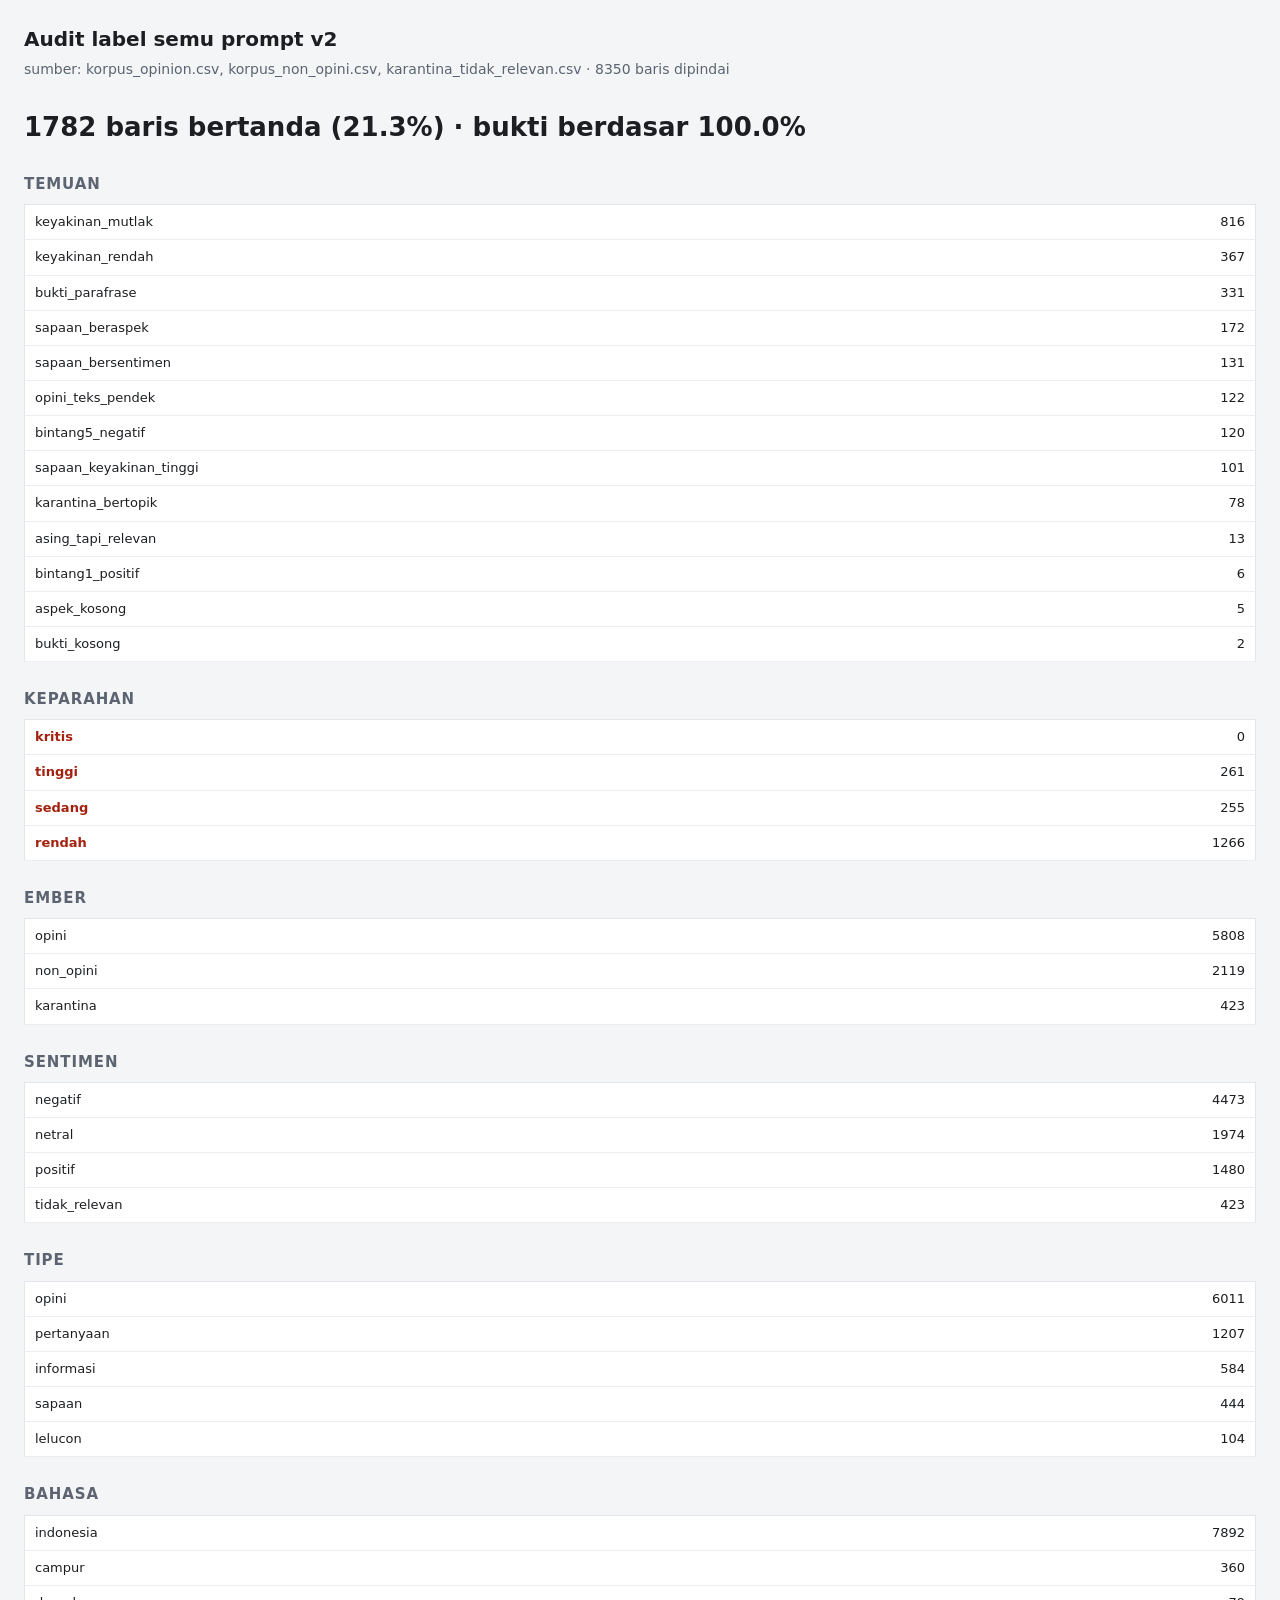
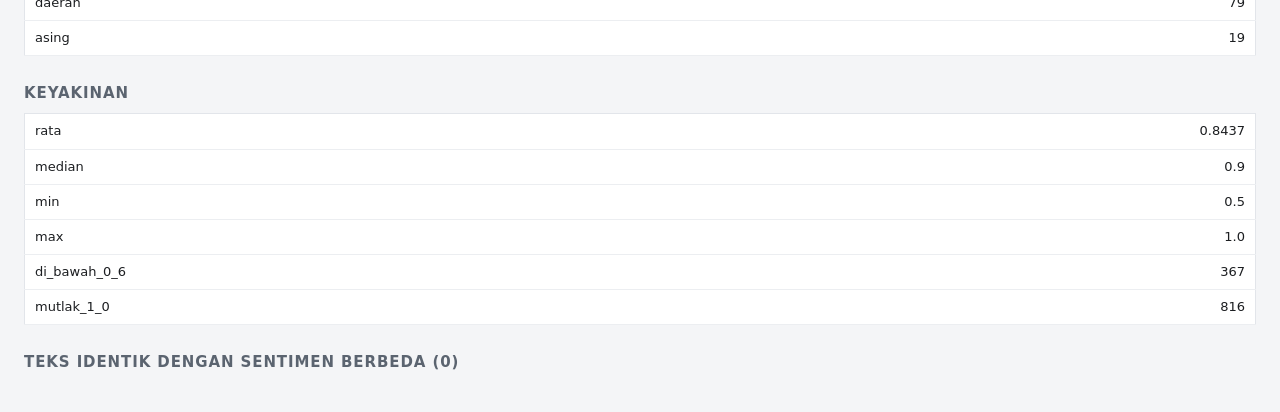
<file: hasil_evaluasi/audit_label.html>
<!doctype html>
<html lang="id">
<head><meta charset="utf-8">
<title>Audit label semu v2</title>
<style>
body { margin: 0; padding: 24px; background: #f4f5f7; color: #1c1e21;
  font: 14px/1.55 "Segoe UI", system-ui, sans-serif; }
h1 { font-size: 20px; margin: 0 0 4px; }
h2 { font-size: 15px; margin: 26px 0 8px; text-transform: uppercase;
  letter-spacing: .06em; color: #5b6470; }
.sub { color: #5b6470; margin: 0 0 18px; }
table { border-collapse: collapse; width: 100%; background: #fff;
  border: 1px solid #e2e5ea; margin-bottom: 6px; }
th, td { text-align: left; padding: 7px 10px; border-bottom: 1px solid #eceef1; font-size: 13px; }
th { background: #f7f8fa; }
td.n { text-align: right; font-variant-numeric: tabular-nums; }
.kritis { color: #a3220f; font-weight: 600; }
.tinggi { color: #b4600a; font-weight: 600; }
.sedang { color: #7a6a10; }
.rendah { color: #5b6470; }
.angka { font-size: 26px; font-weight: 600; }
</style></head>
<body>
<h1>Audit label semu prompt v2</h1>
<p class="sub">sumber: korpus_opinion.csv, korpus_non_opini.csv, karantina_tidak_relevan.csv &middot; 8350 baris dipindai</p>
<p class="angka">1782 baris bertanda (21.3%) &middot; bukti berdasar 100.0%</p>
<h2>Temuan</h2><table><tbody><tr><td class="">keyakinan_mutlak</td><td class="n">816</td></tr><tr><td class="">keyakinan_rendah</td><td class="n">367</td></tr><tr><td class="">bukti_parafrase</td><td class="n">331</td></tr><tr><td class="">sapaan_beraspek</td><td class="n">172</td></tr><tr><td class="">sapaan_bersentimen</td><td class="n">131</td></tr><tr><td class="">opini_teks_pendek</td><td class="n">122</td></tr><tr><td class="">bintang5_negatif</td><td class="n">120</td></tr><tr><td class="">sapaan_keyakinan_tinggi</td><td class="n">101</td></tr><tr><td class="">karantina_bertopik</td><td class="n">78</td></tr><tr><td class="">asing_tapi_relevan</td><td class="n">13</td></tr><tr><td class="">bintang1_positif</td><td class="n">6</td></tr><tr><td class="">aspek_kosong</td><td class="n">5</td></tr><tr><td class="">bukti_kosong</td><td class="n">2</td></tr></tbody></table><h2>Keparahan</h2><table><tbody><tr><td class="kritis">kritis</td><td class="n">0</td></tr><tr><td class="kritis">tinggi</td><td class="n">261</td></tr><tr><td class="kritis">sedang</td><td class="n">255</td></tr><tr><td class="kritis">rendah</td><td class="n">1266</td></tr></tbody></table><h2>Ember</h2><table><tbody><tr><td class="">opini</td><td class="n">5808</td></tr><tr><td class="">non_opini</td><td class="n">2119</td></tr><tr><td class="">karantina</td><td class="n">423</td></tr></tbody></table><h2>Sentimen</h2><table><tbody><tr><td class="">negatif</td><td class="n">4473</td></tr><tr><td class="">netral</td><td class="n">1974</td></tr><tr><td class="">positif</td><td class="n">1480</td></tr><tr><td class="">tidak_relevan</td><td class="n">423</td></tr></tbody></table><h2>Tipe</h2><table><tbody><tr><td class="">opini</td><td class="n">6011</td></tr><tr><td class="">pertanyaan</td><td class="n">1207</td></tr><tr><td class="">informasi</td><td class="n">584</td></tr><tr><td class="">sapaan</td><td class="n">444</td></tr><tr><td class="">lelucon</td><td class="n">104</td></tr></tbody></table><h2>Bahasa</h2><table><tbody><tr><td class="">indonesia</td><td class="n">7892</td></tr><tr><td class="">campur</td><td class="n">360</td></tr><tr><td class="">daerah</td><td class="n">79</td></tr><tr><td class="">asing</td><td class="n">19</td></tr></tbody></table><h2>Keyakinan</h2><table><tbody><tr><td class="">rata</td><td class="n">0.8437</td></tr><tr><td class="">median</td><td class="n">0.9</td></tr><tr><td class="">min</td><td class="n">0.5</td></tr><tr><td class="">max</td><td class="n">1.0</td></tr><tr><td class="">di_bawah_0_6</td><td class="n">367</td></tr><tr><td class="">mutlak_1_0</td><td class="n">816</td></tr></tbody></table><h2>Teks identik dengan sentimen berbeda (0)</h2><table><tbody></tbody></table></body></html>
</file>
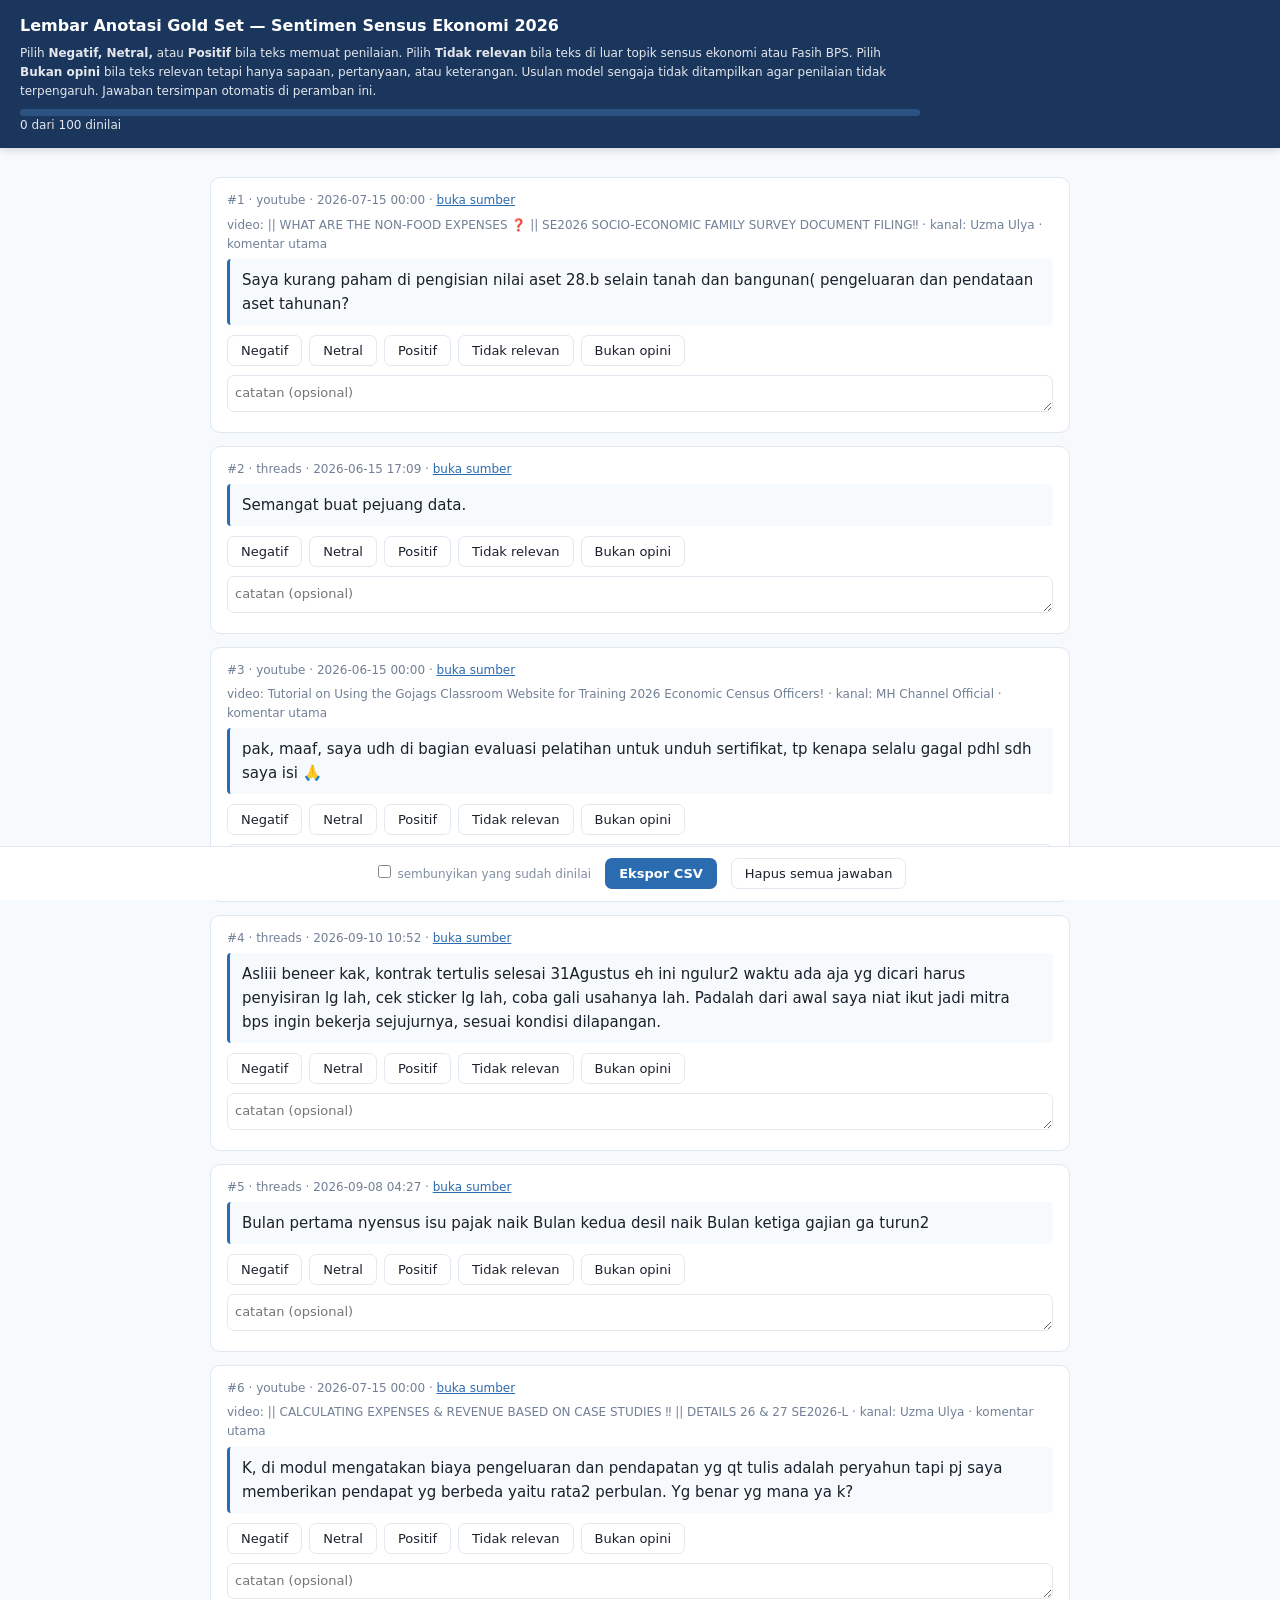
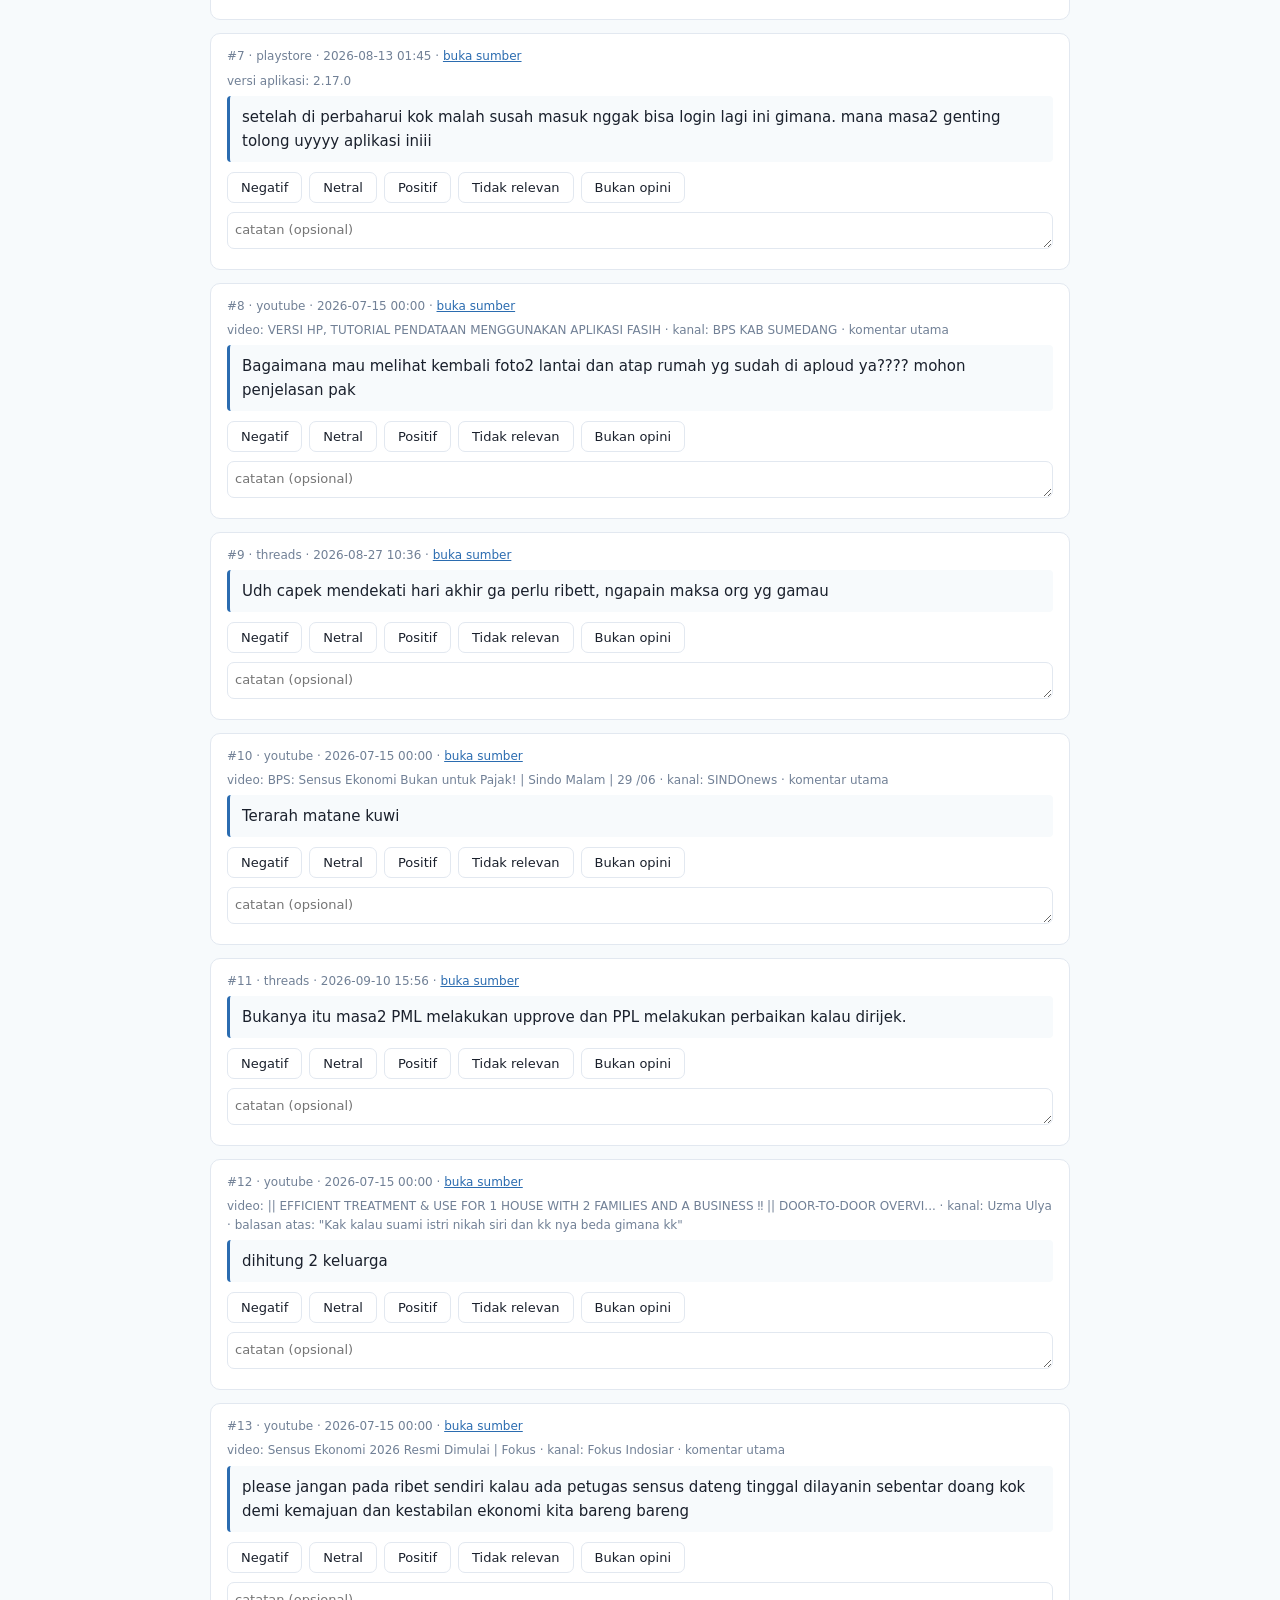
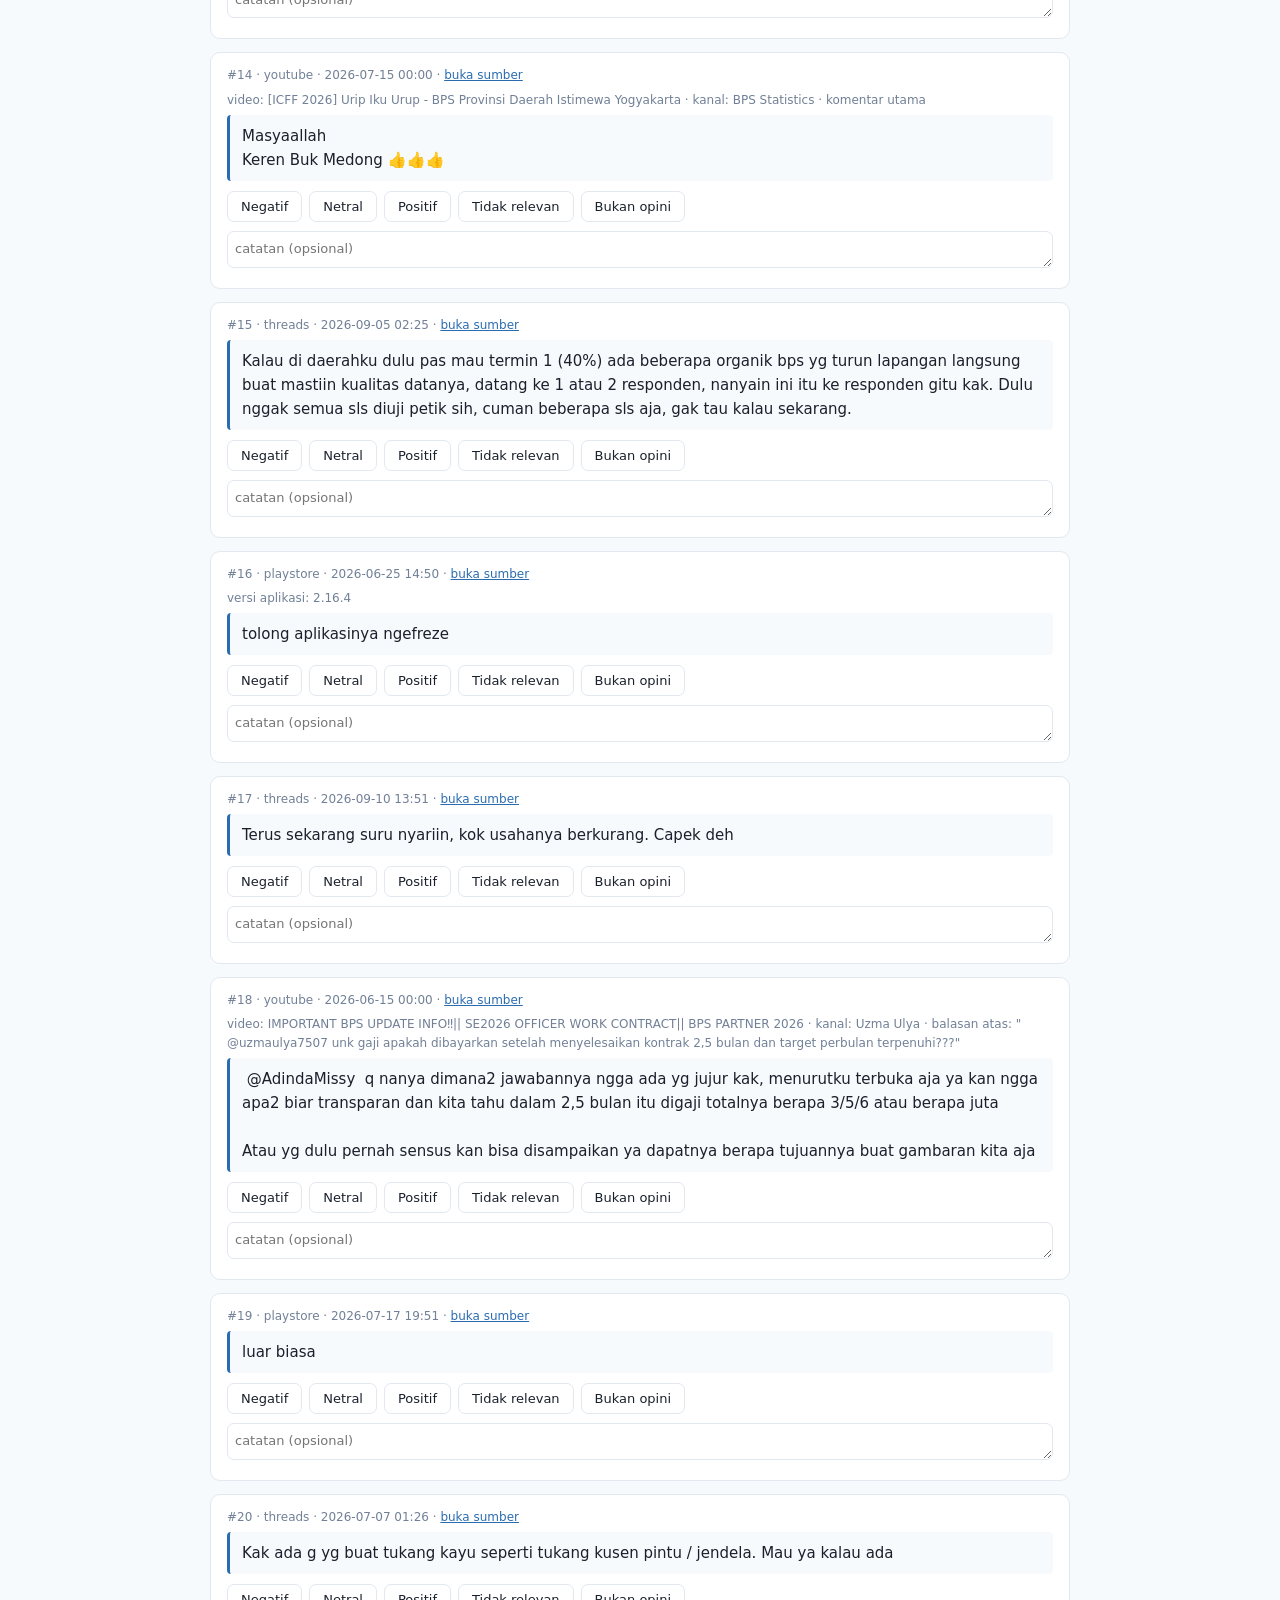
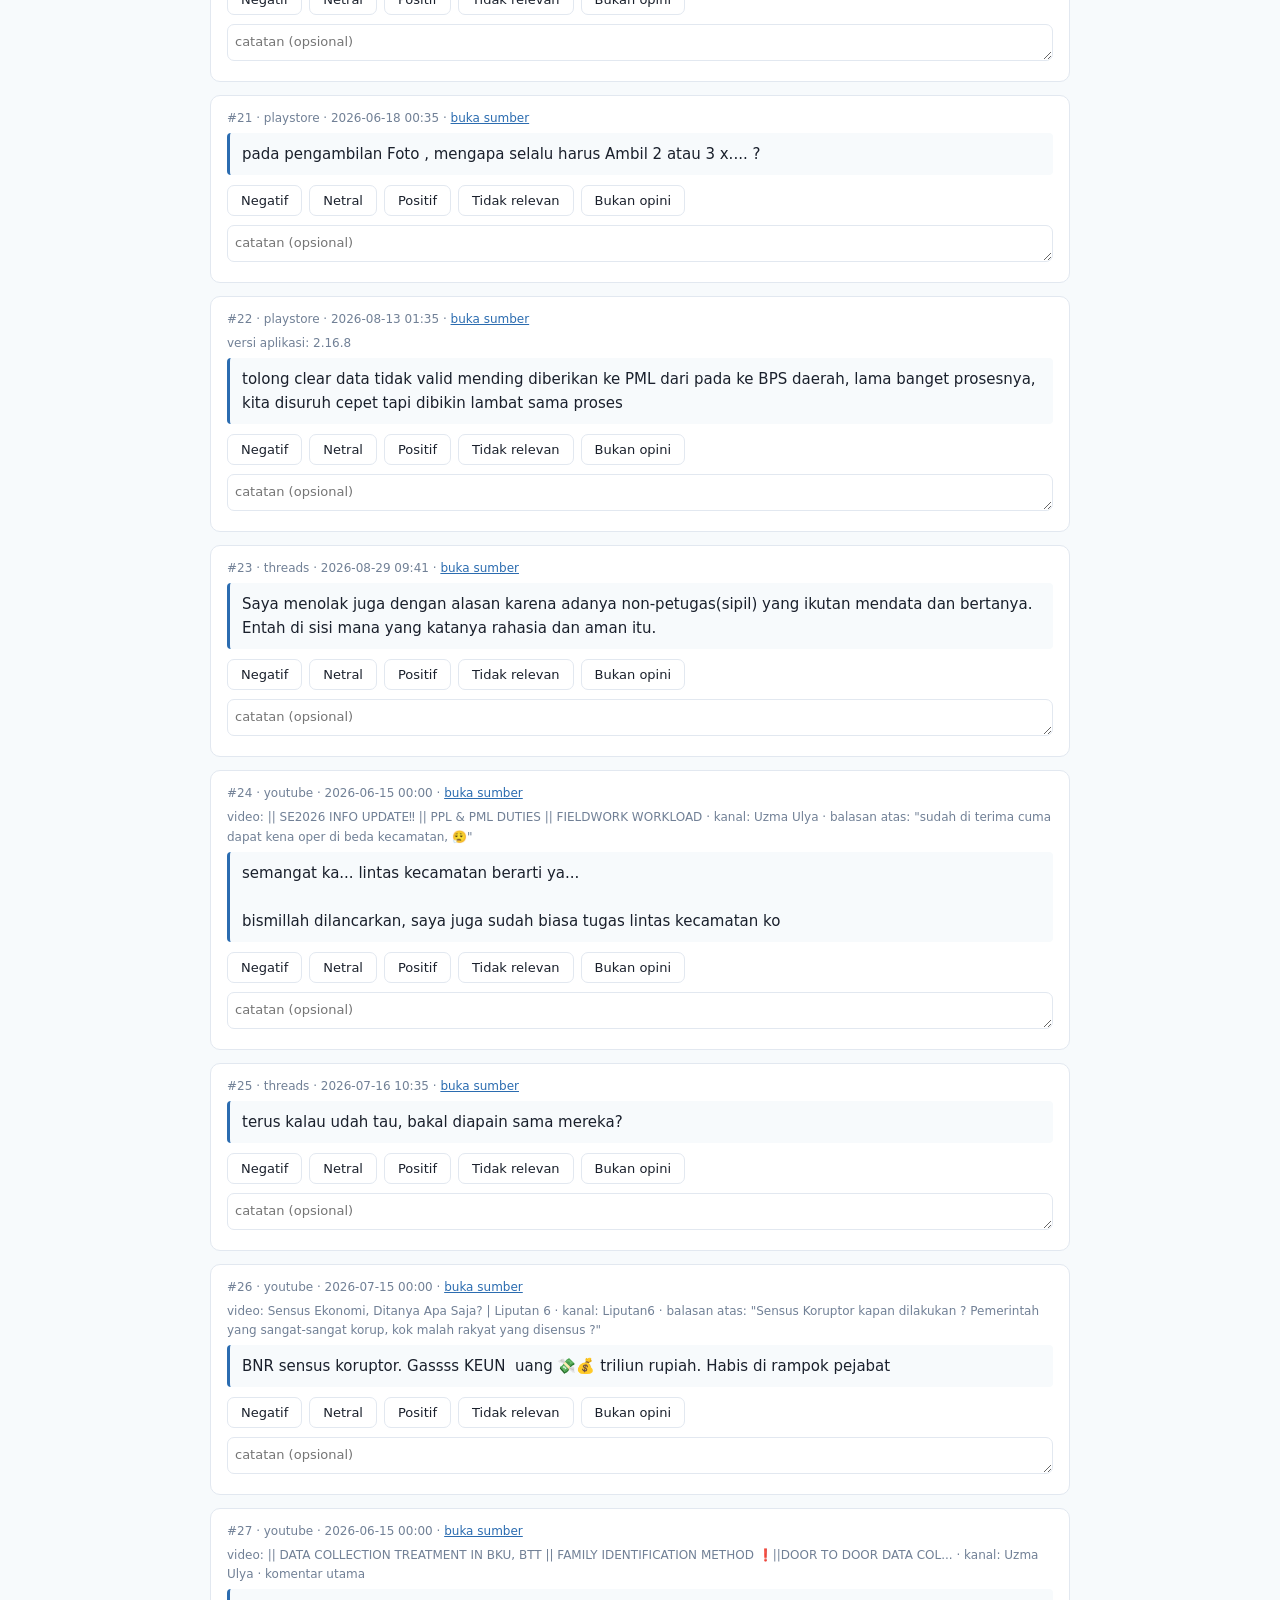
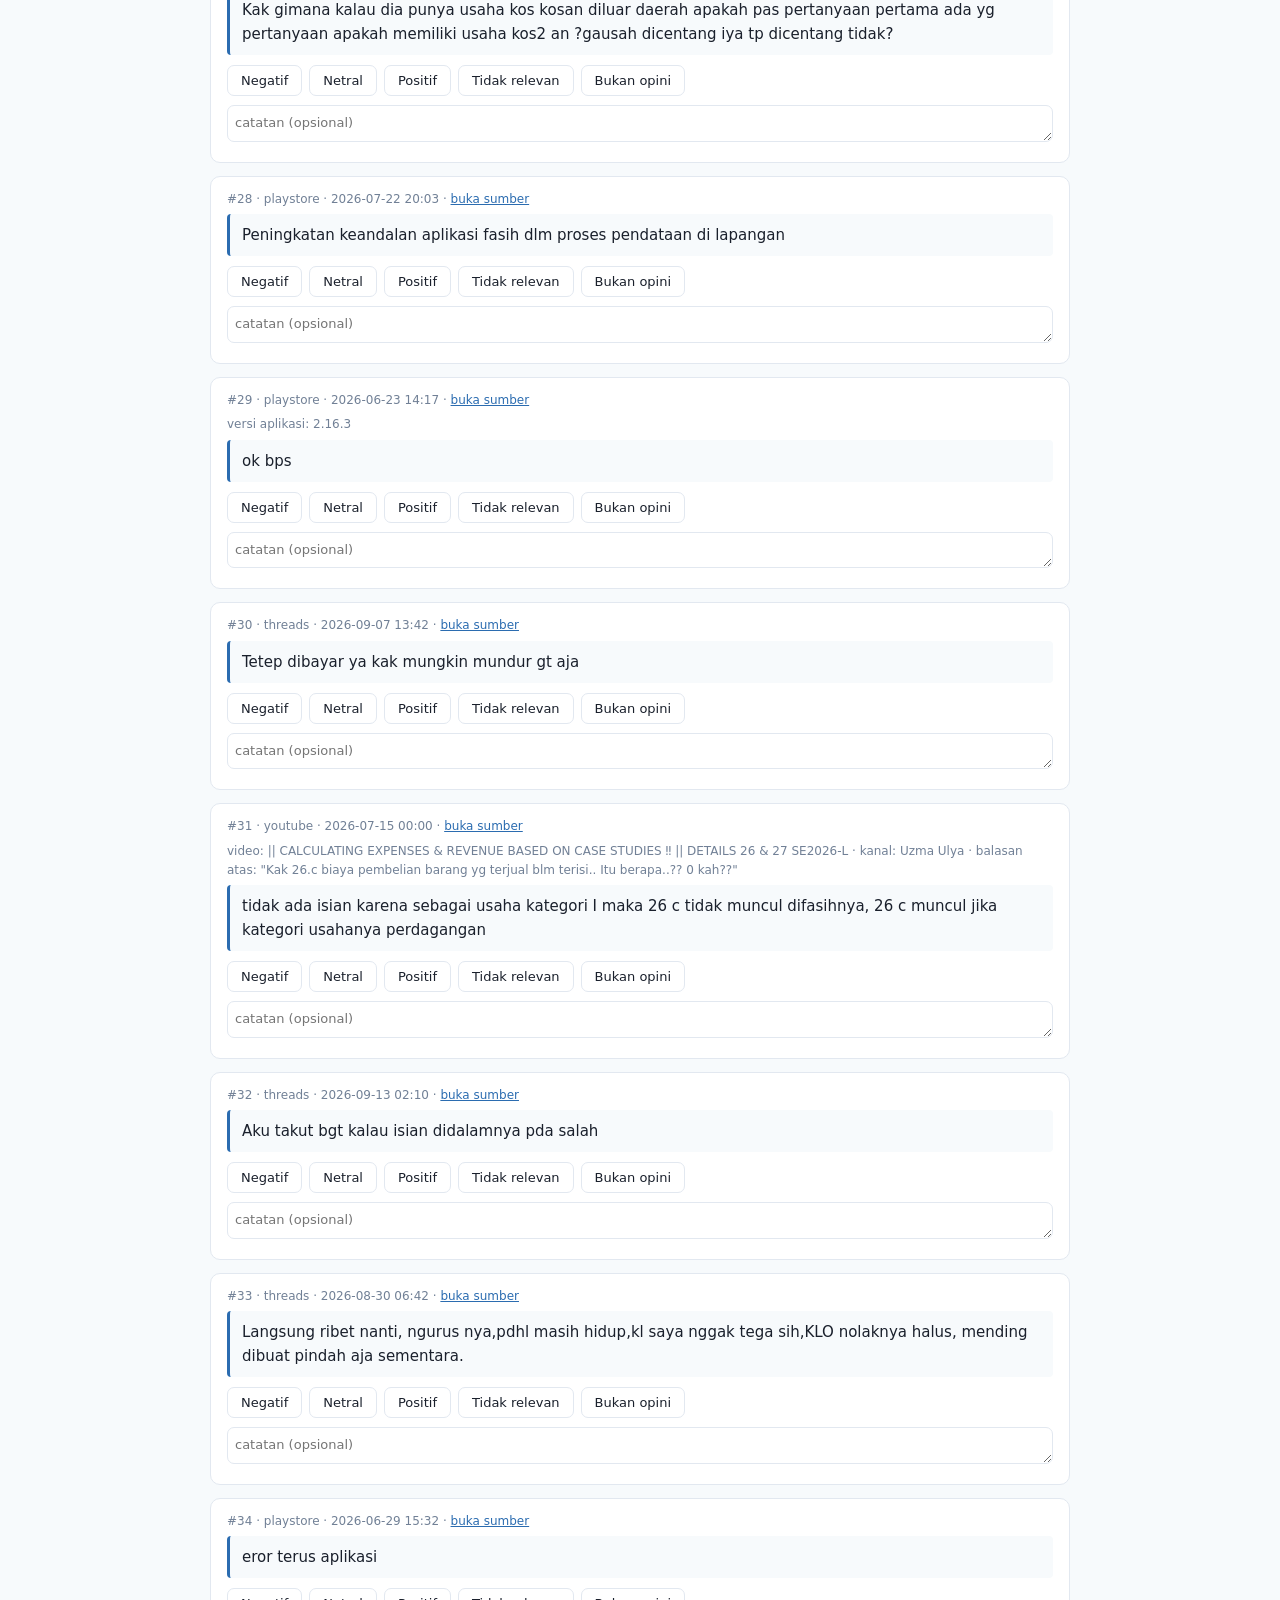
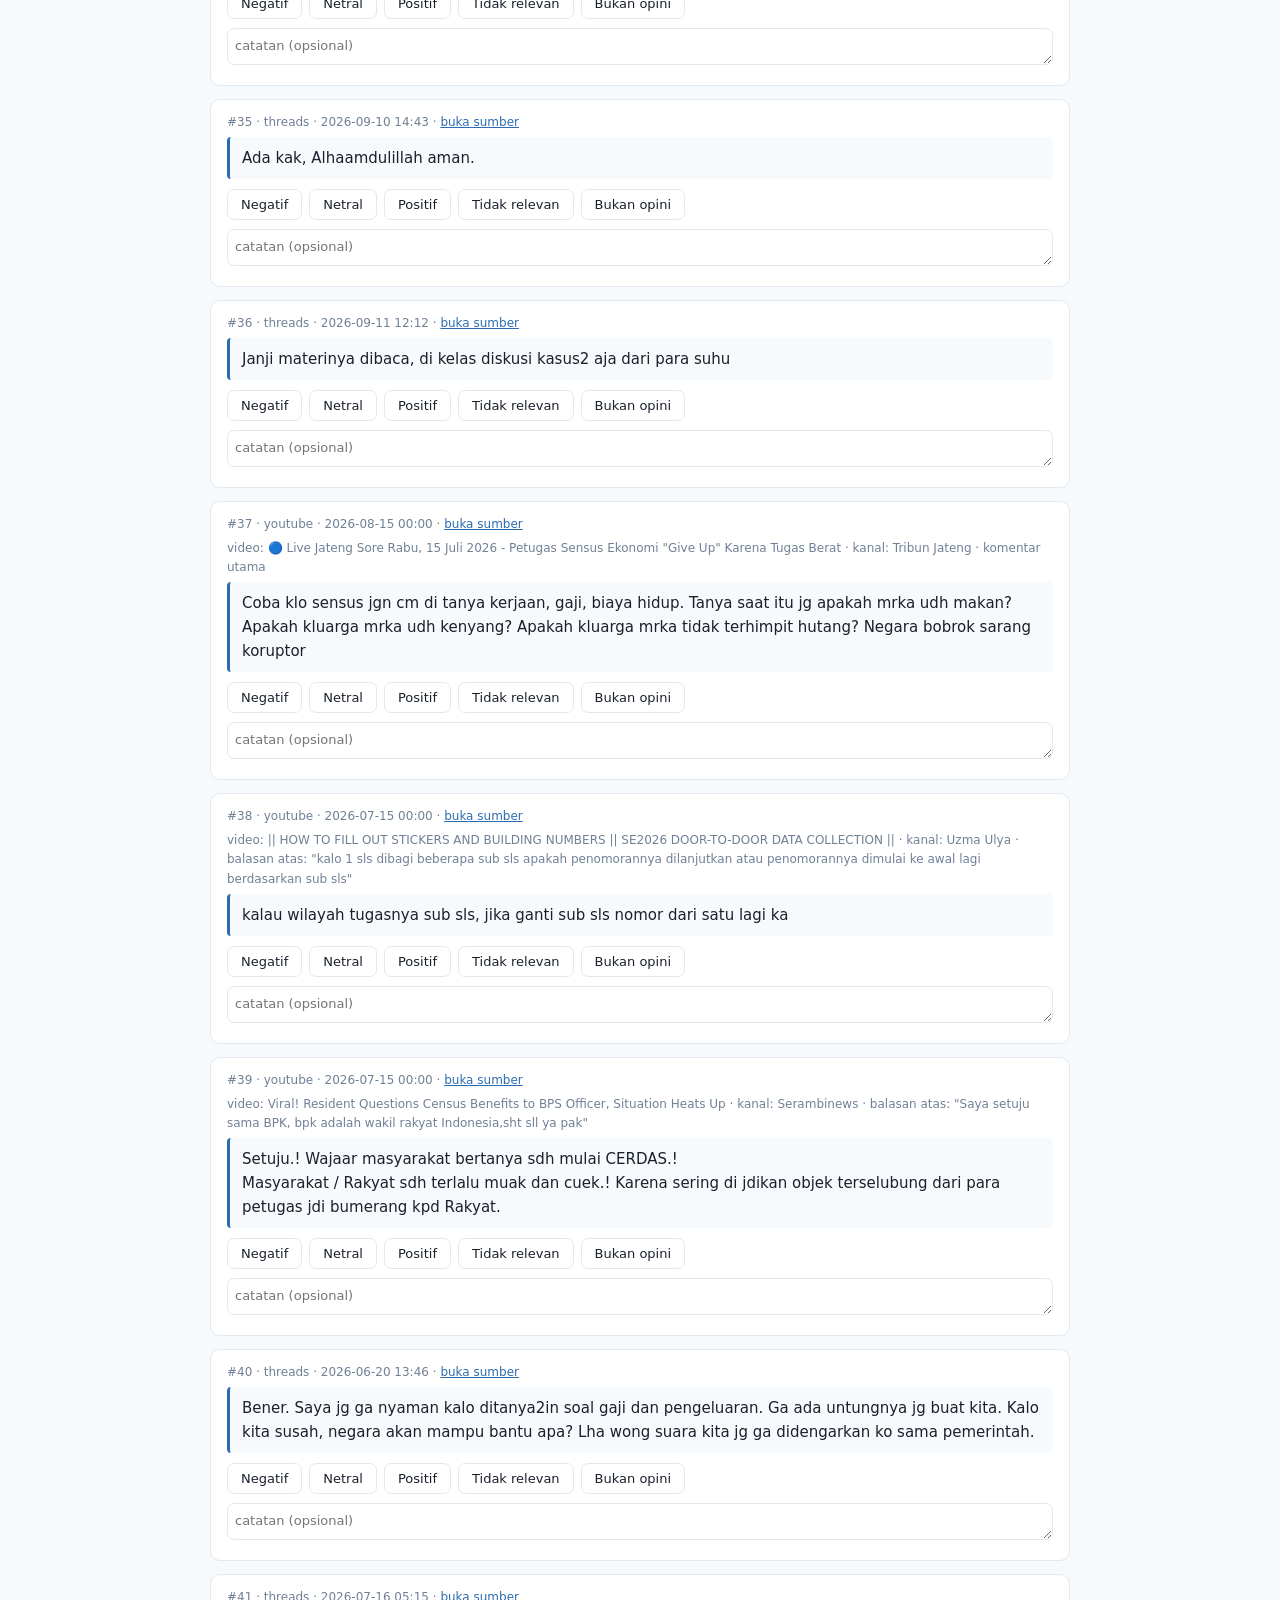
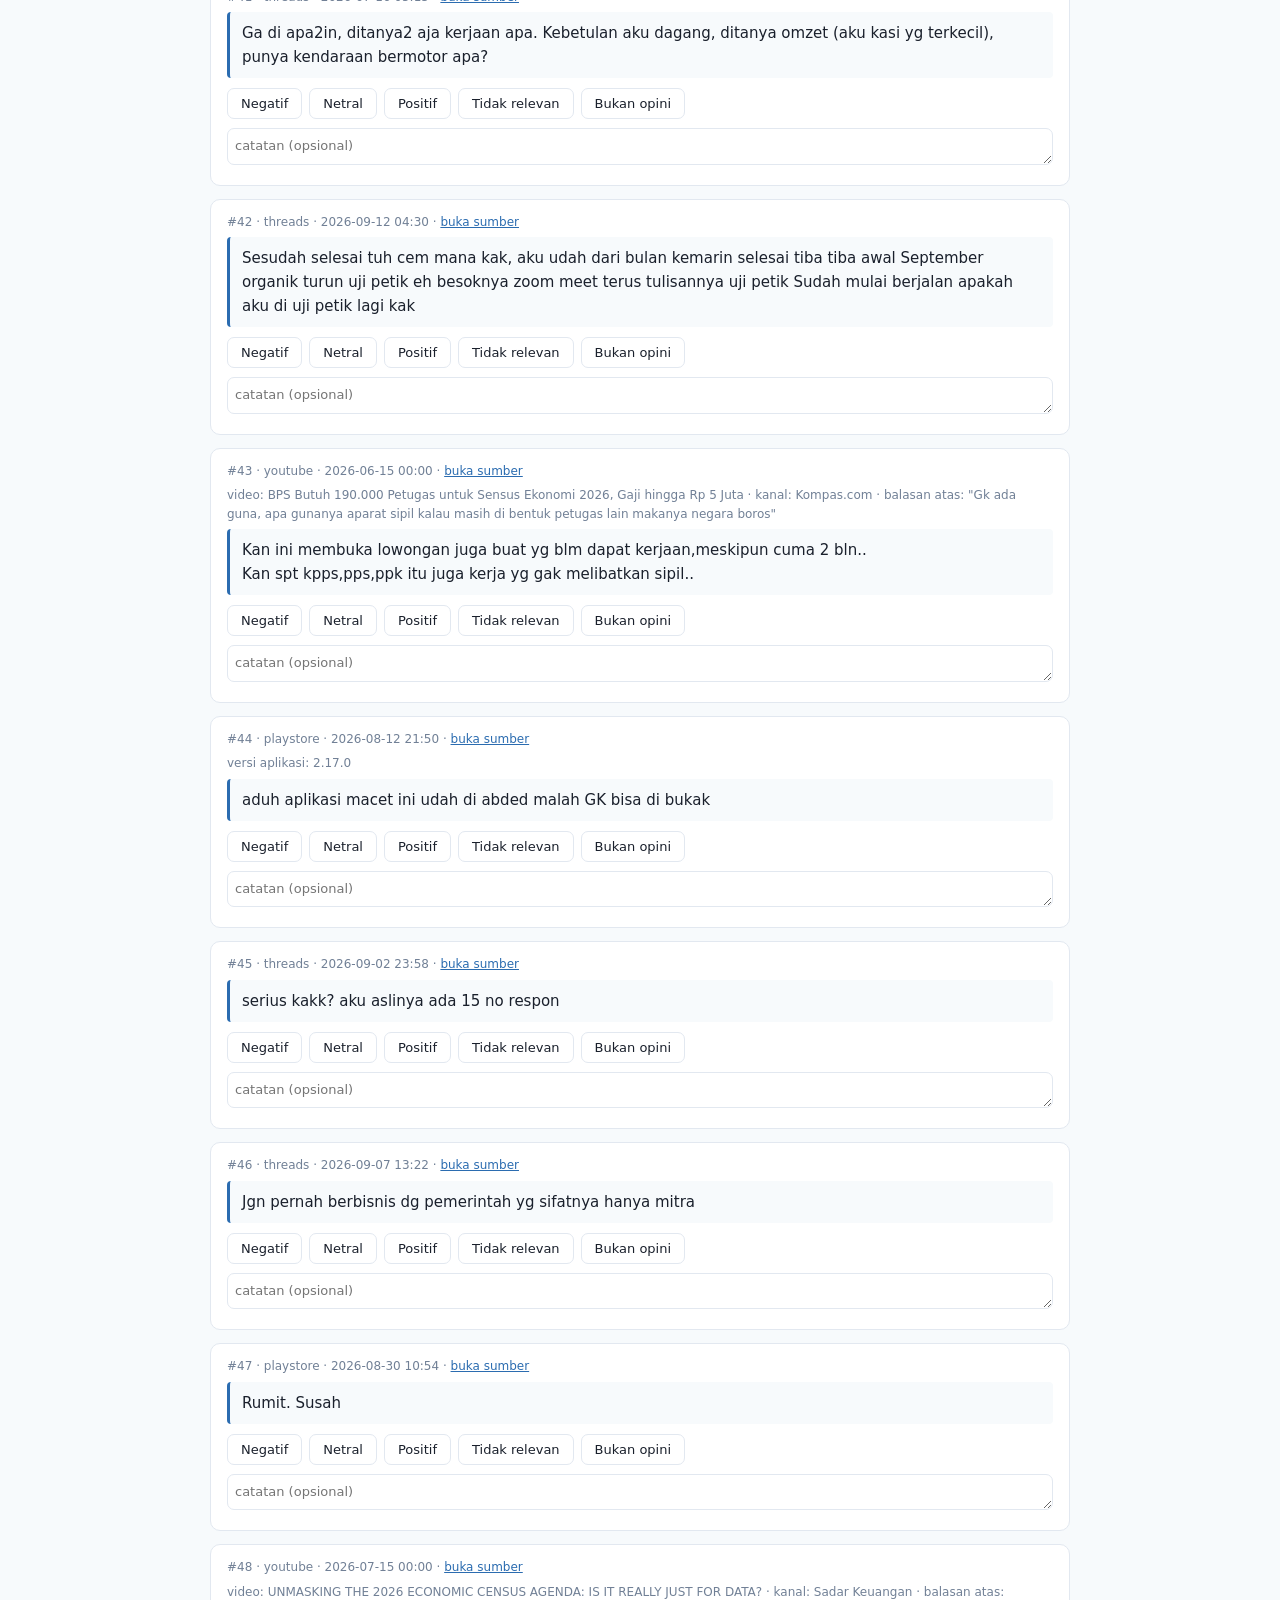
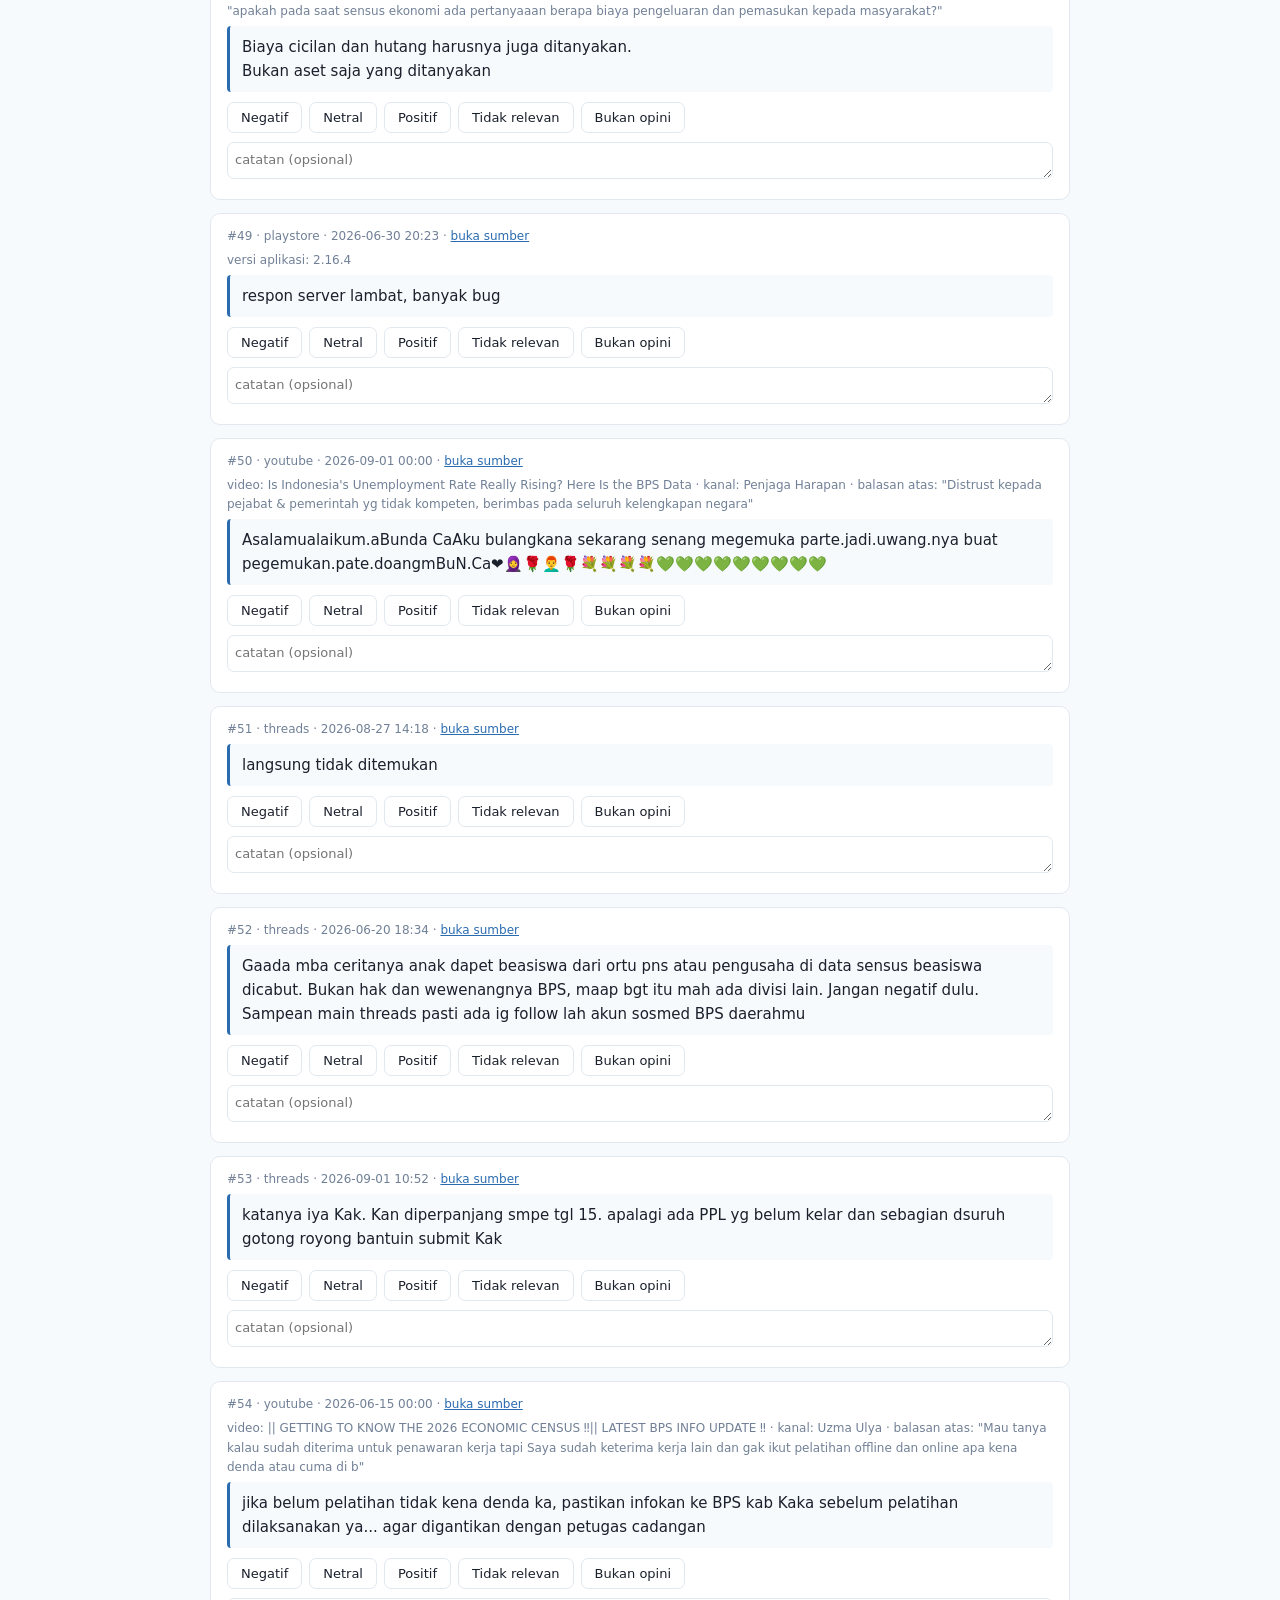
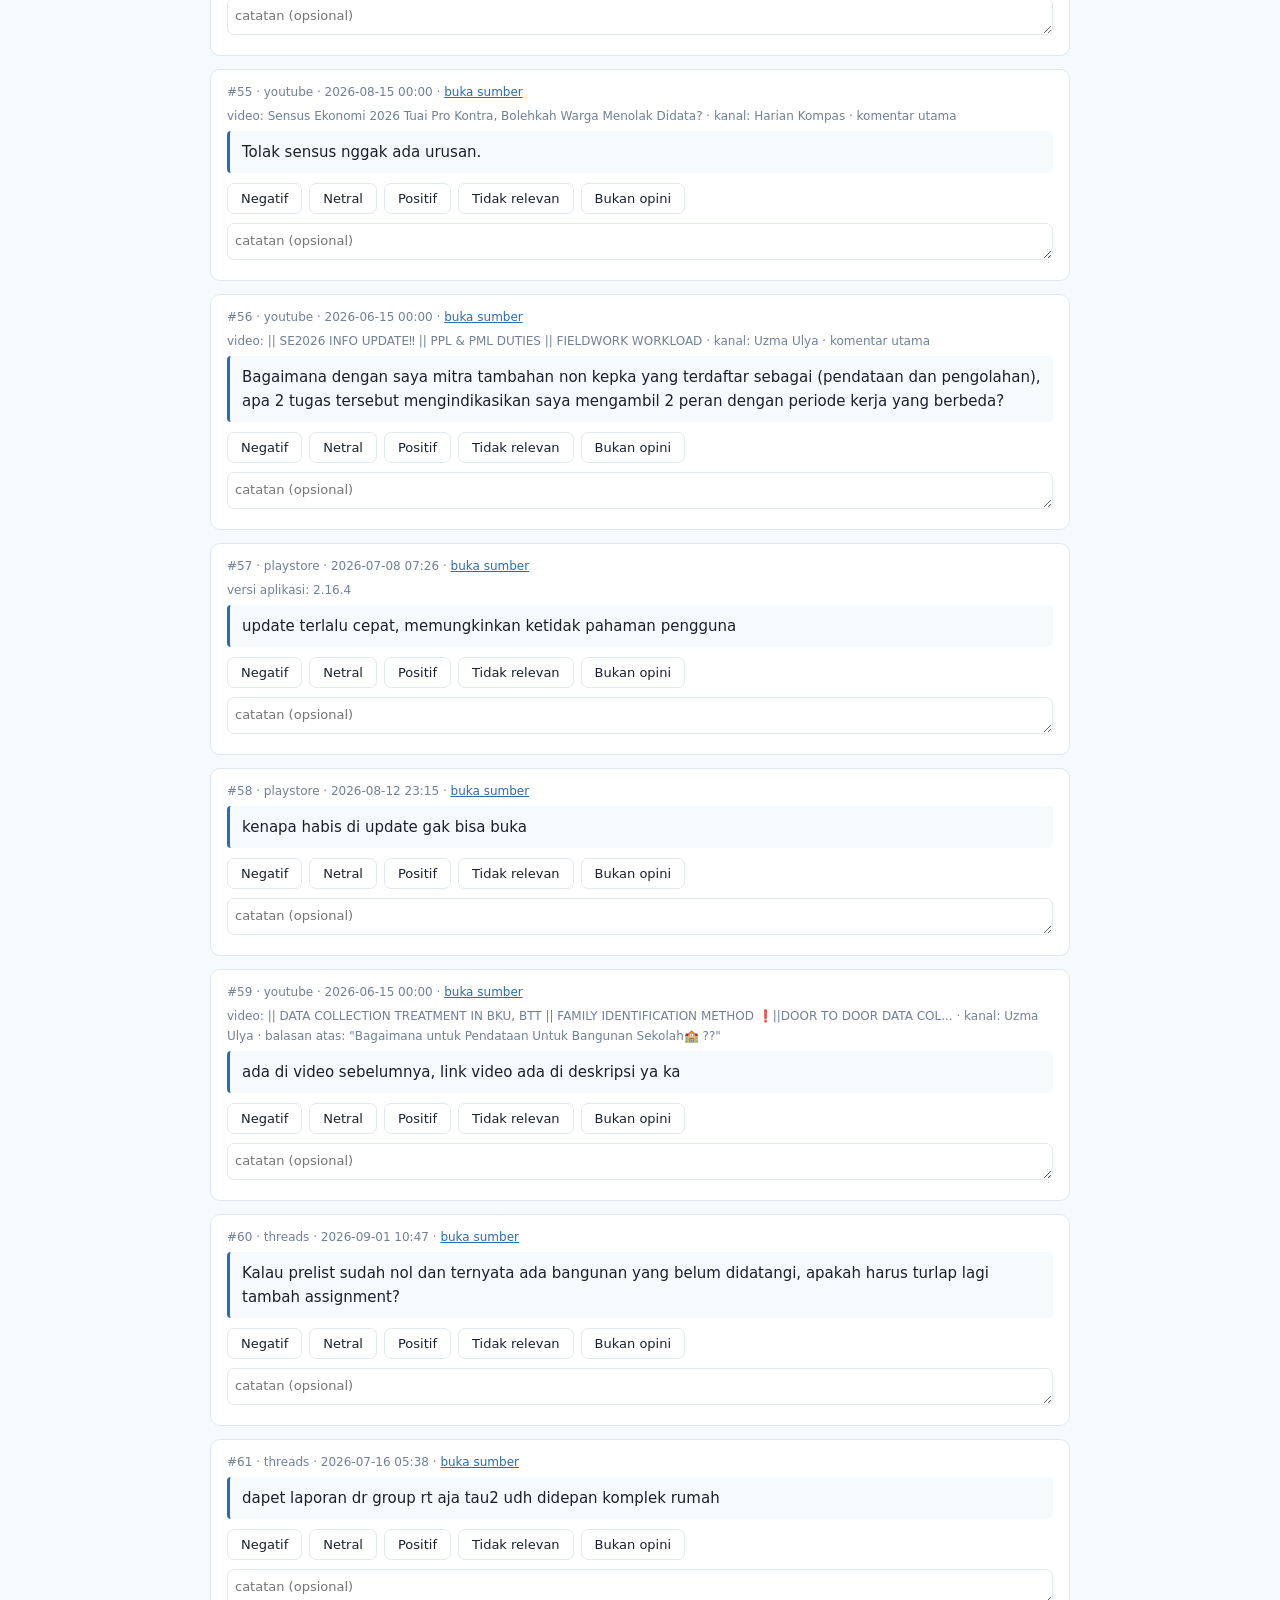
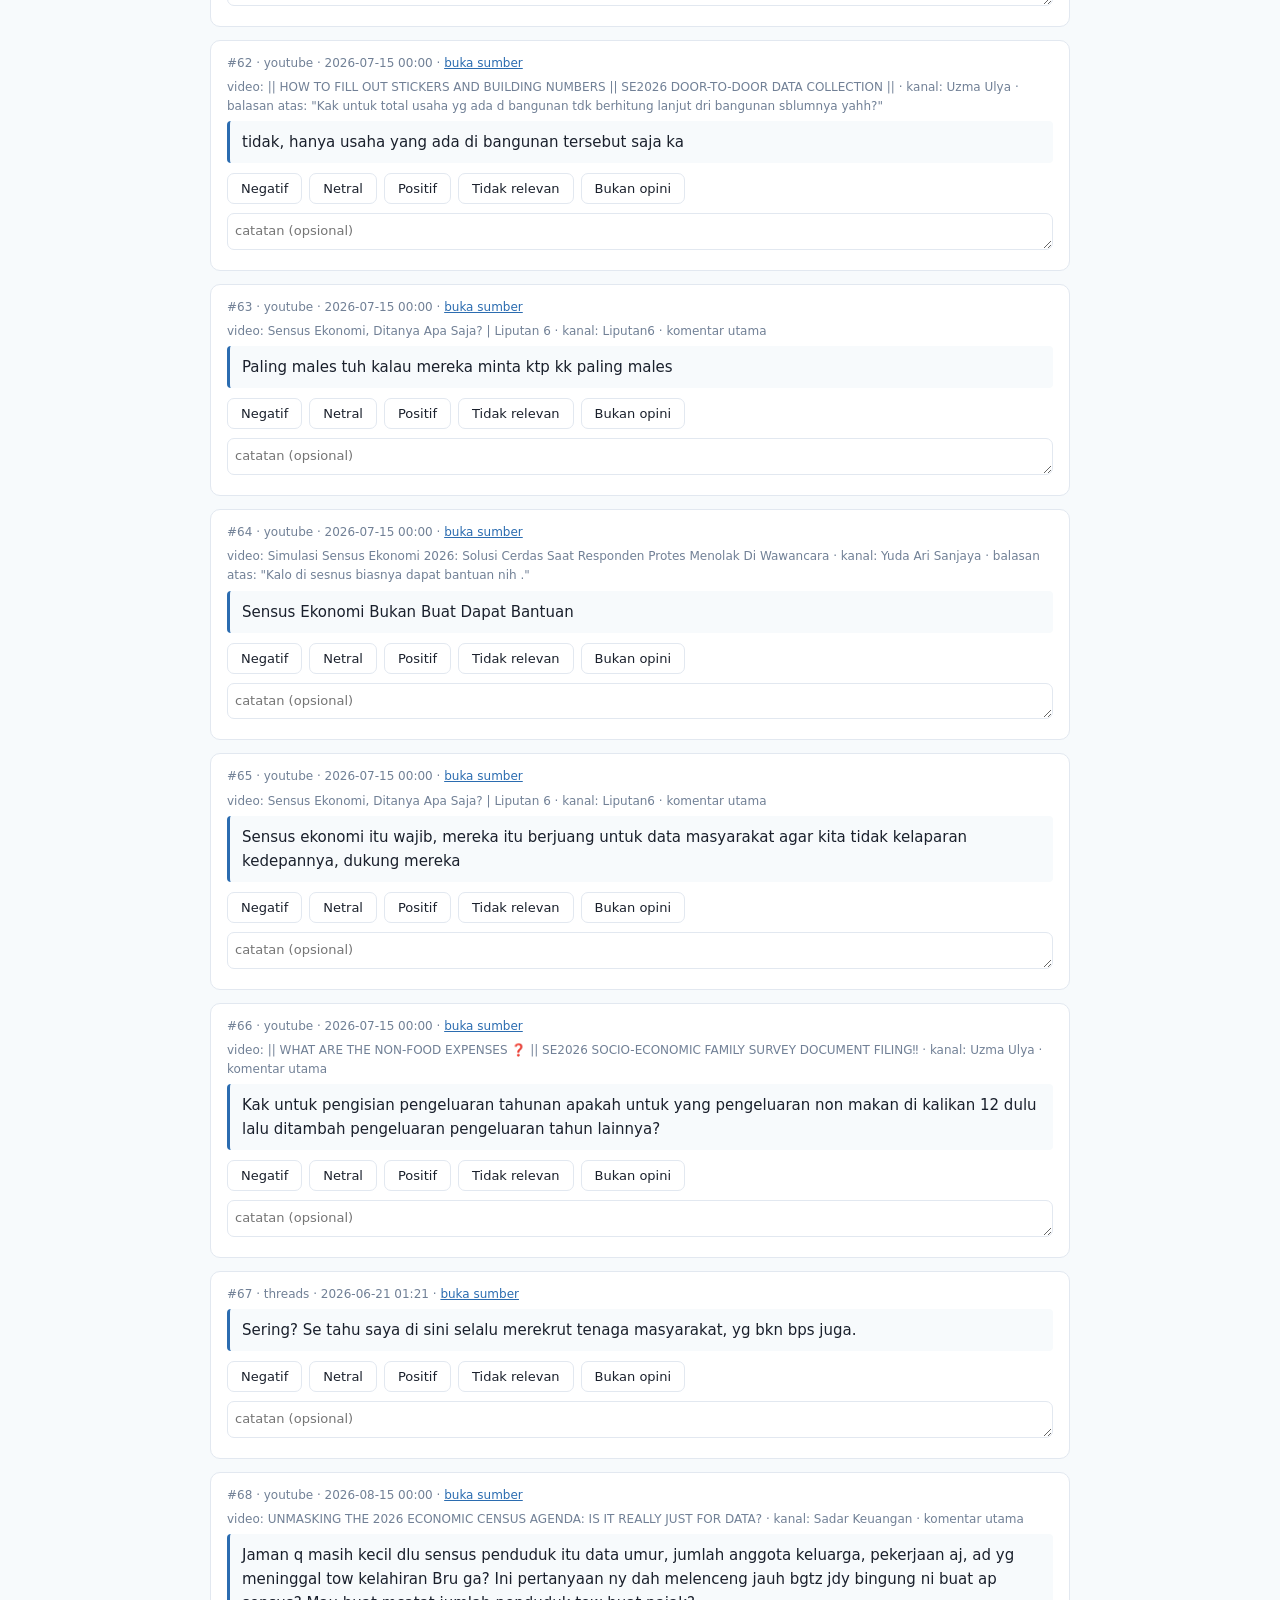
<file: hasil_evaluasi/lembar_anotasi.html>
<!doctype html>
<html lang="id"><head><meta charset="utf-8">
<meta name="viewport" content="width=device-width,initial-scale=1">
<title>Lembar Anotasi Gold Set - Sensus Ekonomi 2026</title>
<style>
:root{--bg:#f7fafc;--card:#fff;--line:#e2e8f0;--fg:#1a202c;--dim:#718096;--acc:#2b6cb0;
--neg:#c53030;--neu:#b7791f;--pos:#2f855a;--irr:#4a5568;--non:#553c9a}
*{box-sizing:border-box}
body{margin:0;background:var(--bg);color:var(--fg);font:15px/1.6 system-ui,Segoe UI,sans-serif}
header{position:sticky;top:0;z-index:5;background:#1a365d;color:#fff;padding:13px 20px;
box-shadow:0 2px 8px rgba(0,0,0,.15)}
h1{margin:0 0 5px;font-size:16px}
.hint{font-size:12px;opacity:.88;max-width:900px}
.bar{height:7px;background:#2c5282;border-radius:4px;overflow:hidden;margin-top:8px;max-width:900px}
.bar i{display:block;height:100%;background:#48bb78;width:0;transition:width .15s}
main{max-width:900px;margin:0 auto;padding:16px 20px 100px}
.card{background:var(--card);border:1px solid var(--line);border-radius:10px;padding:13px 16px;margin:13px 0}
.card.done{opacity:.62}
.meta{color:var(--dim);font-size:12px;margin-bottom:5px}
.meta a{color:var(--acc)}
.txt{font-size:15px;background:#f7fafc;border-left:3px solid var(--acc);padding:9px 12px;
border-radius:4px;white-space:pre-wrap;word-break:break-word}
.opsi{display:flex;flex-wrap:wrap;gap:7px;margin-top:10px}
button{border:1px solid var(--line);background:#fff;color:var(--fg);border-radius:7px;
padding:7px 13px;font-size:13px;cursor:pointer;font-family:inherit}
button:hover{border-color:var(--acc)}
button.on{color:#fff;border-color:transparent}
button.on[data-v="negatif"]{background:var(--neg)}
button.on[data-v="netral"]{background:var(--neu)}
button.on[data-v="positif"]{background:var(--pos)}
button.on[data-v="tidak_relevan"]{background:var(--irr)}
button.on[data-v="bukan_opini"]{background:var(--non)}
textarea{width:100%;margin-top:9px;border:1px solid var(--line);border-radius:7px;
padding:7px;font:inherit;font-size:13px;resize:vertical}
footer{position:fixed;bottom:0;left:0;right:0;background:#fff;border-top:1px solid var(--line);
padding:11px 20px;display:flex;gap:14px;align-items:center;justify-content:center;flex-wrap:wrap}
footer .hint{color:var(--dim)}
#ekspor{background:var(--acc);color:#fff;border-color:transparent;font-weight:600}
</style></head><body>
<header>
<h1>Lembar Anotasi Gold Set &mdash; Sentimen Sensus Ekonomi 2026</h1>
<div class="hint">Pilih <b>Negatif, Netral,</b> atau <b>Positif</b> bila teks memuat penilaian.
Pilih <b>Tidak relevan</b> bila teks di luar topik sensus ekonomi atau Fasih BPS.
Pilih <b>Bukan opini</b> bila teks relevan tetapi hanya sapaan, pertanyaan, atau keterangan.
Usulan model sengaja tidak ditampilkan agar penilaian tidak terpengaruh.
Jawaban tersimpan otomatis di peramban ini.</div>
<div class="bar"><i id="bar"></i></div>
<div class="hint" id="prog">0 dari 0</div>
</header>
<main id="list"></main>
<footer>
<label class="hint"><input type="checkbox" id="sembunyi"> sembunyikan yang sudah dinilai</label>
<button id="ekspor">Ekspor CSV</button>
<button id="reset">Hapus semua jawaban</button>
</footer>
<script>
const ITEMS = [{"uid": "8c764e18faf7e100f93a4965e54125f4", "source": "youtube", "text": "Saya kurang paham di pengisian nilai aset 28.b selain tanah dan bangunan( pengeluaran dan pendataan aset tahunan?", "created_at": "2026-07-15 00:00", "url": "https://www.youtube.com/watch?v=4QxXhZ7dh1U&lc=UgxKp5JcIo0ed47aZ-N4AaABAg", "konteks": "video: || WHAT ARE THE NON-FOOD EXPENSES ❓ || SE2026 SOCIO-ECONOMIC FAMILY SURVEY DOCUMENT FILING‼️ · kanal: Uzma Ulya · komentar utama"}, {"uid": "1998373712693c5c4ba5b2023cc3259e", "source": "threads", "text": "Semangat buat pejuang data.", "created_at": "2026-06-15 17:09", "url": "https://www.threads.net/t/DZnN5UCCXRl", "konteks": ""}, {"uid": "ff0c512abe43be53f62dc00be20d354d", "source": "youtube", "text": "pak, maaf, saya udh di bagian evaluasi pelatihan untuk unduh sertifikat, tp kenapa selalu gagal pdhl sdh saya isi 🙏", "created_at": "2026-06-15 00:00", "url": "https://www.youtube.com/watch?v=Y479EiUCptA&lc=UgwQsKIcrmHPgpjREod4AaABAg", "konteks": "video: Tutorial on Using the Gojags Classroom Website for Training 2026 Economic Census Officers! · kanal: MH Channel Official · komentar utama"}, {"uid": "4943cee02ecfa515ee46e0b1d59dc862", "source": "threads", "text": "Asliii beneer kak, kontrak tertulis selesai 31Agustus eh ini ngulur2 waktu ada aja yg dicari harus penyisiran lg lah, cek sticker lg lah, coba gali usahanya lah. Padalah dari awal saya niat ikut jadi mitra bps ingin bekerja sejujurnya, sesuai kondisi dilapangan.", "created_at": "2026-09-10 10:52", "url": "https://www.threads.net/t/DdFmde-Erjq", "konteks": ""}, {"uid": "fff2f4856cdcb10ad5ada3febd8f88c6", "source": "threads", "text": "Bulan pertama nyensus isu pajak naik Bulan kedua desil naik Bulan ketiga gajian ga turun2", "created_at": "2026-09-08 04:27", "url": "https://www.threads.net/t/Dc_H9hDmXX5", "konteks": ""}, {"uid": "c2c973a9ea9aa2fe97f0f075fb94d3bf", "source": "youtube", "text": "K, di modul mengatakan biaya pengeluaran dan pendapatan yg qt tulis adalah peryahun tapi pj saya memberikan pendapat yg berbeda yaitu rata2 perbulan. Yg benar yg mana ya k?", "created_at": "2026-07-15 00:00", "url": "https://www.youtube.com/watch?v=ml2ZpJu9Its&lc=UgynFTWil62PI_xeCbh4AaABAg", "konteks": "video: || CALCULATING EXPENSES & REVENUE BASED ON CASE STUDIES ‼️ || DETAILS 26 & 27 SE2026-L · kanal: Uzma Ulya · komentar utama"}, {"uid": "3f1cdfce1f3a1c389aaeafcb818ea13c", "source": "playstore", "text": "setelah di perbaharui kok malah susah masuk nggak bisa login lagi ini gimana. mana masa2 genting tolong uyyyy aplikasi iniii", "created_at": "2026-08-13 01:45", "url": "https://play.google.com/store/apps/details?id=id.go.bpsfasih&reviewId=e81fa4f1-c871-416f-aab4-63ce8288cebf", "konteks": "versi aplikasi: 2.17.0"}, {"uid": "5840255ef9c43b90cc204ba931dbddb3", "source": "youtube", "text": "Bagaimana mau melihat kembali foto2 lantai dan atap rumah yg sudah di aploud ya???? mohon penjelasan pak", "created_at": "2026-07-15 00:00", "url": "https://www.youtube.com/watch?v=W7Hy4CKD8ig&lc=Ugzc0QBK-nRDPmfXMNV4AaABAg", "konteks": "video: VERSI HP, TUTORIAL PENDATAAN MENGGUNAKAN APLIKASI FASIH · kanal: BPS KAB SUMEDANG · komentar utama"}, {"uid": "f5e83db1e86f7e2dcdd5fea43cef81ea", "source": "threads", "text": "Udh capek mendekati hari akhir ga perlu ribett, ngapain maksa org yg gamau", "created_at": "2026-08-27 10:36", "url": "https://www.threads.net/t/DcgGxKNEtNe", "konteks": ""}, {"uid": "64bcacaeab2beafb0863cd61a595c144", "source": "youtube", "text": "Terarah matane kuwi", "created_at": "2026-07-15 00:00", "url": "https://www.youtube.com/watch?v=_Xget9lvyDM&lc=UgwPJz28Wrs8qCSY5e14AaABAg", "konteks": "video: BPS: Sensus Ekonomi Bukan untuk Pajak! | Sindo Malam | 29 /06 · kanal: SINDOnews · komentar utama"}, {"uid": "0a9c6c9bf33c04a8e959c273e531e74c", "source": "threads", "text": "Bukanya itu masa2 PML melakukan upprove dan PPL melakukan perbaikan kalau dirijek.", "created_at": "2026-09-10 15:56", "url": "https://www.threads.net/t/DdFmde-Erjq", "konteks": ""}, {"uid": "2f43d714992b6f50d2b033e7ec6fa54d", "source": "youtube", "text": "dihitung 2 keluarga", "created_at": "2026-07-15 00:00", "url": "https://www.youtube.com/watch?v=3F8suSmXme4&lc=Ugzg5MwyvLHYgrIYqy94AaABAg.AYYdehIYEGpAYYeGEm-8fl", "konteks": "video: || EFFICIENT TREATMENT & USE FOR 1 HOUSE WITH 2 FAMILIES AND A BUSINESS ‼️ || DOOR-TO-DOOR OVERVI... · kanal: Uzma Ulya · balasan atas: \"Kak kalau suami istri nikah siri dan kk nya beda gimana kk\""}, {"uid": "201d3d45f60b5cc23c72a945e8c710e1", "source": "youtube", "text": "please jangan pada ribet sendiri kalau ada petugas sensus dateng tinggal dilayanin sebentar doang kok demi kemajuan dan kestabilan ekonomi kita bareng bareng", "created_at": "2026-07-15 00:00", "url": "https://www.youtube.com/watch?v=TOuikb9xt2Y&lc=Ugzw9F-_S3t3MTeuLMp4AaABAg", "konteks": "video: Sensus Ekonomi 2026 Resmi Dimulai | Fokus · kanal: Fokus Indosiar · komentar utama"}, {"uid": "071e0bbf31301da1bd4b530700ce94dd", "source": "youtube", "text": "Masyaallah \nKeren Buk Medong 👍👍👍", "created_at": "2026-07-15 00:00", "url": "https://www.youtube.com/watch?v=VfFWXjYcEYI&lc=UgystP71RHQ-MO0Qrpt4AaABAg", "konteks": "video: [ICFF 2026] Urip Iku Urup - BPS Provinsi Daerah Istimewa Yogyakarta · kanal: BPS Statistics · komentar utama"}, {"uid": "35a1c05f630972deee7f8049d8d2ea8a", "source": "threads", "text": "Kalau di daerahku dulu pas mau termin 1 (40%) ada beberapa organik bps yg turun lapangan langsung buat mastiin kualitas datanya, datang ke 1 atau 2 responden, nanyain ini itu ke responden gitu kak. Dulu nggak semua sls diuji petik sih, cuman beberapa sls aja, gak tau kalau sekarang.", "created_at": "2026-09-05 02:25", "url": "https://www.threads.net/t/Dc4qDJ5AUIC", "konteks": ""}, {"uid": "52e128ae8db3ed2bd748964f767ca400", "source": "playstore", "text": "tolong aplikasinya ngefreze", "created_at": "2026-06-25 14:50", "url": "https://play.google.com/store/apps/details?id=id.go.bpsfasih&reviewId=5613c9ae-9e44-4ccd-9047-294eaa8bd90e", "konteks": "versi aplikasi: 2.16.4"}, {"uid": "daf7c12b9a409439110357961cb7d5bc", "source": "threads", "text": "Terus sekarang suru nyariin, kok usahanya berkurang. Capek deh", "created_at": "2026-09-10 13:51", "url": "https://www.threads.net/t/DdFmde-Erjq", "konteks": ""}, {"uid": "641e29c57ba312de4566db7b3badc928", "source": "youtube", "text": "​ @AdindaMissy  q nanya dimana2 jawabannya ngga ada yg jujur kak, menurutku terbuka aja ya kan ngga apa2 biar transparan dan kita tahu dalam 2,5 bulan itu digaji totalnya berapa 3/5/6 atau berapa juta\n\nAtau yg dulu pernah sensus kan bisa disampaikan ya dapatnya berapa tujuannya buat gambaran kita aja", "created_at": "2026-06-15 00:00", "url": "https://www.youtube.com/watch?v=K1mKcMU3VTU&lc=UgyF42OQYhnSjIR5JMt4AaABAg.AX3EUQqAA5sAX59hVFMr3S", "konteks": "video: IMPORTANT BPS UPDATE INFO‼️|| SE2026 OFFICER WORK CONTRACT|| BPS PARTNER 2026 · kanal: Uzma Ulya · balasan atas: \"​ @uzmaulya7507 unk gaji apakah dibayarkan setelah menyelesaikan kontrak 2,5 bulan dan target perbulan terpenuhi???\""}, {"uid": "64206bd806dea857260bb0c6b8f83431", "source": "playstore", "text": "luar biasa", "created_at": "2026-07-17 19:51", "url": "https://play.google.com/store/apps/details?id=id.go.bpsfasih&reviewId=871a6fff-ac3f-4a3d-9dae-22633d9b7e0f", "konteks": ""}, {"uid": "8a7c566604a9bc9758618e865c8c16a5", "source": "threads", "text": "Kak ada g yg buat tukang kayu seperti tukang kusen pintu / jendela. Mau ya kalau ada", "created_at": "2026-07-07 01:26", "url": "https://www.threads.net/t/DZg_pqEDt9h", "konteks": ""}, {"uid": "7016851aeb3275d8f1b2b948621a08db", "source": "playstore", "text": "pada pengambilan Foto , mengapa selalu harus Ambil 2 atau 3 x.... ?", "created_at": "2026-06-18 00:35", "url": "https://play.google.com/store/apps/details?id=id.go.bpsfasih&reviewId=05087363-e2aa-4d88-9300-3c8dac2d9992", "konteks": ""}, {"uid": "e7df731a418666ea90cd7bb06c3bf9d5", "source": "playstore", "text": "tolong clear data tidak valid mending diberikan ke PML dari pada ke BPS daerah, lama banget prosesnya, kita disuruh cepet tapi dibikin lambat sama proses", "created_at": "2026-08-13 01:35", "url": "https://play.google.com/store/apps/details?id=id.go.bpsfasih&reviewId=43565f1b-d2f2-47f7-bfb3-3cd8bb6f3370", "konteks": "versi aplikasi: 2.16.8"}, {"uid": "e05445e6432f0cc2674c61c847eecf2b", "source": "threads", "text": "Saya menolak juga dengan alasan karena adanya non-petugas(sipil) yang ikutan mendata dan bertanya. Entah di sisi mana yang katanya rahasia dan aman itu.", "created_at": "2026-08-29 09:41", "url": "https://www.threads.net/t/DcgGxKNEtNe", "konteks": ""}, {"uid": "c0ecbc25c202f8320928329a2695d7df", "source": "youtube", "text": "semangat ka... lintas kecamatan berarti ya...\n\nbismillah dilancarkan, saya juga sudah biasa tugas lintas kecamatan ko", "created_at": "2026-06-15 00:00", "url": "https://www.youtube.com/watch?v=HZoIT9gm_sM&lc=UgzmtHAfUYfwH6dDdDp4AaABAg.AXOO9Qpe0daAXOOdxFywjj", "konteks": "video: || SE2026 INFO UPDATE‼️ || PPL & PML DUTIES || FIELDWORK WORKLOAD · kanal: Uzma Ulya · balasan atas: \"sudah di terima cuma dapat kena oper di beda kecamatan, 😮‍💨\""}, {"uid": "588d6958f555207a537e7df554e9ca4f", "source": "threads", "text": "terus kalau udah tau, bakal diapain sama mereka?", "created_at": "2026-07-16 10:35", "url": "https://www.threads.net/t/Da10PdNAXFB", "konteks": ""}, {"uid": "f7f7826c3aa48ceec22803e962a7507d", "source": "youtube", "text": "BNR sensus koruptor. Gassss KEUN  uang 💸💰 triliun rupiah. Habis di rampok pejabat", "created_at": "2026-07-15 00:00", "url": "https://www.youtube.com/watch?v=IB7TTBQwHXk&lc=Ugw62J5nPGES9-LKDPJ4AaABAg.AYdR7RQcyg7AYfi3n5LYp5", "konteks": "video: Sensus Ekonomi, Ditanya Apa Saja? | Liputan 6 · kanal: Liputan6 · balasan atas: \"Sensus Koruptor kapan dilakukan ? Pemerintah yang sangat-sangat korup, kok malah rakyat yang disensus ?\""}, {"uid": "2df8730f936e9ff3bd563d5560156bc1", "source": "youtube", "text": "Kak gimana kalau dia punya usaha kos kosan diluar daerah apakah pas pertanyaan pertama ada yg pertanyaan apakah memiliki usaha kos2 an ?gausah dicentang iya tp dicentang tidak?", "created_at": "2026-06-15 00:00", "url": "https://www.youtube.com/watch?v=hTeaDSz2L0Q&lc=UgyJ93_Tr6pNBYaIoTV4AaABAg", "konteks": "video: || DATA COLLECTION TREATMENT IN BKU, BTT || FAMILY IDENTIFICATION METHOD ❗||DOOR TO DOOR DATA COL... · kanal: Uzma Ulya · komentar utama"}, {"uid": "7b928651b3e49a4dfd0c4a972617d5f2", "source": "playstore", "text": "Peningkatan keandalan aplikasi fasih dlm proses pendataan di lapangan", "created_at": "2026-07-22 20:03", "url": "https://play.google.com/store/apps/details?id=id.go.bpsfasih&reviewId=92bfe4c6-30e9-46ec-aafc-5c65ea32bc37", "konteks": ""}, {"uid": "efbe35a91084869e4a5592e200d74a65", "source": "playstore", "text": "ok bps", "created_at": "2026-06-23 14:17", "url": "https://play.google.com/store/apps/details?id=id.go.bpsfasih&reviewId=a65b1b6b-2ad9-4715-a64d-822c6a6af047", "konteks": "versi aplikasi: 2.16.3"}, {"uid": "64665ff6c80f1c5d4952579b6f247236", "source": "threads", "text": "Tetep dibayar ya kak mungkin mundur gt aja", "created_at": "2026-09-07 13:42", "url": "https://www.threads.net/t/Dc_G3NniTWo", "konteks": ""}, {"uid": "299a4dc11cba626b11a646595c17fd8d", "source": "youtube", "text": "tidak ada isian karena sebagai usaha kategori I maka 26 c tidak muncul difasihnya, 26 c muncul jika kategori usahanya perdagangan", "created_at": "2026-07-15 00:00", "url": "https://www.youtube.com/watch?v=ml2ZpJu9Its&lc=Ugx-I2xc7CVO7o9hRox4AaABAg.AY86E7Xgj-ZAY9_k9kRVWr", "konteks": "video: || CALCULATING EXPENSES & REVENUE BASED ON CASE STUDIES ‼️ || DETAILS 26 & 27 SE2026-L · kanal: Uzma Ulya · balasan atas: \"Kak 26.c biaya pembelian barang yg terjual blm terisi.. Itu berapa..?? 0 kah??\""}, {"uid": "9c50cb3b77123380c51a2c6a17ea6161", "source": "threads", "text": "Aku takut bgt kalau isian didalamnya pda salah", "created_at": "2026-09-13 02:10", "url": "https://www.threads.net/t/DdL3gwsgNpH", "konteks": ""}, {"uid": "2165cd7892c4cfadf53859292c55cbd1", "source": "threads", "text": "Langsung ribet nanti, ngurus nya,pdhl masih hidup,kl saya nggak tega sih,KLO nolaknya halus, mending dibuat pindah aja sementara.", "created_at": "2026-08-30 06:42", "url": "https://www.threads.net/t/DcgGxKNEtNe", "konteks": ""}, {"uid": "4665b24712c7956e18c65192dc1bc663", "source": "playstore", "text": "eror terus aplikasi", "created_at": "2026-06-29 15:32", "url": "https://play.google.com/store/apps/details?id=id.go.bpsfasih&reviewId=7fcf3f22-be52-4214-a673-44f8ff4d616a", "konteks": ""}, {"uid": "8639230c088268efce7677c6a2e5b8e3", "source": "threads", "text": "Ada kak, Alhaamdulillah aman.", "created_at": "2026-09-10 14:43", "url": "https://www.threads.net/t/DdFmde-Erjq", "konteks": ""}, {"uid": "3e523515ab2eaaa9674d729648a2c927", "source": "threads", "text": "Janji materinya dibaca, di kelas diskusi kasus2 aja dari para suhu", "created_at": "2026-09-11 12:12", "url": "https://www.threads.net/t/DdIwPUOkeM3", "konteks": ""}, {"uid": "6e71db5e8ce126f9dff1717124fbc170", "source": "youtube", "text": "Coba klo sensus jgn cm di tanya kerjaan, gaji, biaya hidup. Tanya saat itu jg apakah mrka udh makan? Apakah kluarga mrka udh kenyang? Apakah kluarga mrka tidak terhimpit hutang? Negara bobrok sarang koruptor", "created_at": "2026-08-15 00:00", "url": "https://www.youtube.com/watch?v=DdHCIw_zi98&lc=UgyuhMS_s_dqv-LWaa94AaABAg", "konteks": "video: 🔵 Live Jateng Sore Rabu, 15 Juli 2026 - Petugas Sensus Ekonomi \"Give Up\" Karena Tugas Berat · kanal: Tribun Jateng · komentar utama"}, {"uid": "6023aa62401c6aeaf8e788ca3cb050cb", "source": "youtube", "text": "kalau wilayah tugasnya sub sls, jika ganti sub sls nomor dari satu lagi ka", "created_at": "2026-07-15 00:00", "url": "https://www.youtube.com/watch?v=P7bbSMsz9ic&lc=UgzbKn6Xlt6znKXbZ-t4AaABAg.AY6-UBkJMqLAY7dpBeVeMK", "konteks": "video: || HOW TO FILL OUT STICKERS AND BUILDING NUMBERS || SE2026 DOOR-TO-DOOR DATA COLLECTION || · kanal: Uzma Ulya · balasan atas: \"kalo 1 sls dibagi beberapa sub sls apakah penomorannya dilanjutkan atau penomorannya dimulai ke awal lagi berdasarkan sub sls\""}, {"uid": "dcb3dbcabc11f64b81d4e16eab7dfc69", "source": "youtube", "text": "Setuju.! Wajaar masyarakat bertanya sdh mulai CERDAS.! \nMasyarakat / Rakyat sdh terlalu muak dan cuek.! Karena sering di jdikan objek terselubung dari para petugas jdi bumerang kpd Rakyat.", "created_at": "2026-07-15 00:00", "url": "https://www.youtube.com/watch?v=Vo2rSYsO90s&lc=UgyTLtl6zhm_ef5Bio14AaABAg.AYZEuW8nHHHAYf1Y_8uavr", "konteks": "video: Viral! Resident Questions Census Benefits to BPS Officer, Situation Heats Up · kanal: Serambinews · balasan atas: \"Saya setuju sama BPK, bpk adalah wakil rakyat Indonesia,sht sll ya pak\""}, {"uid": "8ce3c9acbf2b86b5c1559b5b8d23910d", "source": "threads", "text": "Bener. Saya jg ga nyaman kalo ditanya2in soal gaji dan pengeluaran. Ga ada untungnya jg buat kita. Kalo kita susah, negara akan mampu bantu apa? Lha wong suara kita jg ga didengarkan ko sama pemerintah.", "created_at": "2026-06-20 13:46", "url": "https://www.threads.net/t/DZzllMpgdlc", "konteks": ""}, {"uid": "dbe8c3c10d693a89d2f48736d0d7a4db", "source": "threads", "text": "Ga di apa2in, ditanya2 aja kerjaan apa. Kebetulan aku dagang, ditanya omzet (aku kasi yg terkecil), punya kendaraan bermotor apa?", "created_at": "2026-07-16 05:15", "url": "https://www.threads.net/t/Da10PdNAXFB", "konteks": ""}, {"uid": "3fa306e8d0f7faa3203d957249d61ec7", "source": "threads", "text": "Sesudah selesai tuh cem mana kak, aku udah dari bulan kemarin selesai tiba tiba awal September organik turun uji petik eh besoknya zoom meet terus tulisannya uji petik Sudah mulai berjalan apakah aku di uji petik lagi kak", "created_at": "2026-09-12 04:30", "url": "https://www.threads.net/t/DdKu21wE7P4", "konteks": ""}, {"uid": "867e21a5b74570761aad08d33d07377b", "source": "youtube", "text": "Kan ini membuka lowongan juga buat yg blm dapat kerjaan,meskipun cuma 2 bln..\nKan spt kpps,pps,ppk itu juga kerja yg gak melibatkan sipil..", "created_at": "2026-06-15 00:00", "url": "https://www.youtube.com/watch?v=ge6dMeS2wuE&lc=UgxMH1uHTvcsI6hGpcR4AaABAg.APn-v3c5VNEAXO9kG6Ee-9", "konteks": "video: BPS Butuh 190.000 Petugas untuk Sensus Ekonomi 2026, Gaji hingga Rp 5 Juta · kanal: Kompas.com · balasan atas: \"Gk ada guna, apa gunanya aparat sipil kalau masih di bentuk petugas lain makanya negara boros\""}, {"uid": "f2306b1827bb14aa639d8acff20fd7a2", "source": "playstore", "text": "aduh aplikasi macet ini udah di abded malah GK bisa di bukak", "created_at": "2026-08-12 21:50", "url": "https://play.google.com/store/apps/details?id=id.go.bpsfasih&reviewId=e09dc01c-0237-4877-b30d-b54e72e43efe", "konteks": "versi aplikasi: 2.17.0"}, {"uid": "0226020e64e5b3d372a5d30138fd914a", "source": "threads", "text": "serius kakk? aku aslinya ada 15 no respon", "created_at": "2026-09-02 23:58", "url": "https://www.threads.net/t/Dcx-oDdnQ9S", "konteks": ""}, {"uid": "2034d086c703134585d855d9a8e75f5d", "source": "threads", "text": "Jgn pernah berbisnis dg pemerintah yg sifatnya hanya mitra", "created_at": "2026-09-07 13:22", "url": "https://www.threads.net/t/Dc_G3NniTWo", "konteks": ""}, {"uid": "5bbad43bf16de692f1b15bd1df0e1f25", "source": "playstore", "text": "Rumit. Susah", "created_at": "2026-08-30 10:54", "url": "https://play.google.com/store/apps/details?id=id.go.bpsfasih&reviewId=c3aea862-5bd8-4142-8e86-f18b845fe58b", "konteks": ""}, {"uid": "8882207f6be8731c161a1a29bcbd2729", "source": "youtube", "text": "Biaya cicilan dan hutang harusnya juga ditanyakan.\nBukan aset saja yang ditanyakan", "created_at": "2026-07-15 00:00", "url": "https://www.youtube.com/watch?v=HSxx8ubHT40&lc=Ugyi1sYoRsNyEBbi7vl4AaABAg.AZ3fufSQUtyAZ3km3wIz_k", "konteks": "video: UNMASKING THE 2026 ECONOMIC CENSUS AGENDA: IS IT REALLY JUST FOR DATA? · kanal: Sadar Keuangan · balasan atas: \"apakah pada saat sensus ekonomi ada pertanyaaan berapa biaya pengeluaran dan pemasukan kepada masyarakat?\""}, {"uid": "caf49f37a94c7aaa1bd9bc41ed437840", "source": "playstore", "text": "respon server lambat, banyak bug", "created_at": "2026-06-30 20:23", "url": "https://play.google.com/store/apps/details?id=id.go.bpsfasih&reviewId=a8dec524-be74-4a14-bfdf-6f25349763f5", "konteks": "versi aplikasi: 2.16.4"}, {"uid": "9378c65b8293662fa07ed212a12bc648", "source": "youtube", "text": "Asalamualaikum.aBunda CaAku bulangkana sekarang senang megemuka parte.jadi.uwang.nya buat pegemukan.pate.doangmBuN.Ca❤🧕🌹👨‍🦰🌹💐💐💐💐💚💚💚💚💚💚💚💚💚", "created_at": "2026-09-01 00:00", "url": "https://www.youtube.com/watch?v=eGFi53avn4Q&lc=UgzmquiZD0I_7TZQjKt4AaABAg.Aa02sdoPuYDAa44wlbd0AC", "konteks": "video: Is Indonesia's Unemployment Rate Really Rising? Here Is the BPS Data · kanal: Penjaga Harapan · balasan atas: \"Distrust kepada pejabat & pemerintah yg tidak kompeten, berimbas pada seluruh kelengkapan negara\""}, {"uid": "948fb02c9b89ecb3d644f22b1e038ba9", "source": "threads", "text": "langsung tidak ditemukan", "created_at": "2026-08-27 14:18", "url": "https://www.threads.net/t/DcgGxKNEtNe", "konteks": ""}, {"uid": "51079f614660010d87f88ba0577da226", "source": "threads", "text": "Gaada mba ceritanya anak dapet beasiswa dari ortu pns atau pengusaha di data sensus beasiswa dicabut. Bukan hak dan wewenangnya BPS, maap bgt itu mah ada divisi lain. Jangan negatif dulu. Sampean main threads pasti ada ig follow lah akun sosmed BPS daerahmu", "created_at": "2026-06-20 18:34", "url": "https://www.threads.net/t/DZzllMpgdlc", "konteks": ""}, {"uid": "3b2309e968feff5fb7ac5d0772a4303f", "source": "threads", "text": "katanya iya Kak. Kan diperpanjang smpe tgl 15. apalagi ada PPL yg belum kelar dan sebagian dsuruh gotong royong bantuin submit Kak", "created_at": "2026-09-01 10:52", "url": "https://www.threads.net/t/Dcve06yEwGW", "konteks": ""}, {"uid": "29352d2c1b2790b37db41ca4e231911a", "source": "youtube", "text": "jika belum pelatihan tidak kena denda ka, pastikan infokan ke BPS kab Kaka sebelum pelatihan dilaksanakan ya... agar digantikan dengan petugas cadangan", "created_at": "2026-06-15 00:00", "url": "https://www.youtube.com/watch?v=qUYuwk-5LFk&lc=UgzPvNuUkGUGRppBDN54AaABAg.AXVEp8FK9CvAXW9W1EnhOX", "konteks": "video: || GETTING TO KNOW THE 2026 ECONOMIC CENSUS ‼️|| LATEST BPS INFO UPDATE ‼️ · kanal: Uzma Ulya · balasan atas: \"Mau tanya kalau sudah diterima untuk penawaran kerja tapi Saya sudah keterima kerja lain dan gak ikut pelatihan offline dan online apa kena denda atau cuma di b\""}, {"uid": "5d190a631736c591b1a83a4ce5f56416", "source": "youtube", "text": "Tolak sensus nggak ada urusan.", "created_at": "2026-08-15 00:00", "url": "https://www.youtube.com/watch?v=fe5XjT4okgg&lc=UgwSDHSY3yQCQQLHLlF4AaABAg", "konteks": "video: Sensus Ekonomi 2026 Tuai Pro Kontra, Bolehkah Warga Menolak Didata? · kanal: Harian Kompas · komentar utama"}, {"uid": "9e213aafe7b19998b0e4aae624ebb332", "source": "youtube", "text": "Bagaimana dengan saya mitra tambahan non kepka yang terdaftar sebagai (pendataan dan pengolahan), apa 2 tugas tersebut mengindikasikan saya mengambil 2 peran dengan periode kerja yang berbeda?", "created_at": "2026-06-15 00:00", "url": "https://www.youtube.com/watch?v=HZoIT9gm_sM&lc=UgyZYC-Lu8N_U3sGOQR4AaABAg", "konteks": "video: || SE2026 INFO UPDATE‼️ || PPL & PML DUTIES || FIELDWORK WORKLOAD · kanal: Uzma Ulya · komentar utama"}, {"uid": "ebe951c13c8fee87250d2fde1c3a3ec8", "source": "playstore", "text": "update terlalu cepat, memungkinkan ketidak pahaman pengguna", "created_at": "2026-07-08 07:26", "url": "https://play.google.com/store/apps/details?id=id.go.bpsfasih&reviewId=cb1aae9b-a03f-4bf5-8668-c6a088043140", "konteks": "versi aplikasi: 2.16.4"}, {"uid": "6be9f1f871313d779a1cfce4022f6b67", "source": "playstore", "text": "kenapa habis di update gak bisa buka", "created_at": "2026-08-12 23:15", "url": "https://play.google.com/store/apps/details?id=id.go.bpsfasih&reviewId=28367598-f834-4cc4-b35a-6f38ea66d084", "konteks": ""}, {"uid": "b2933cbff28db89de81d6b501c8ca915", "source": "youtube", "text": "ada di video sebelumnya, link video ada di deskripsi ya ka", "created_at": "2026-06-15 00:00", "url": "https://www.youtube.com/watch?v=hTeaDSz2L0Q&lc=Ugwrb3vcBXBiOZrDET54AaABAg.AXuN6tZY6P8AXuRxNGk5tR", "konteks": "video: || DATA COLLECTION TREATMENT IN BKU, BTT || FAMILY IDENTIFICATION METHOD ❗||DOOR TO DOOR DATA COL... · kanal: Uzma Ulya · balasan atas: \"Bagaimana untuk Pendataan Untuk Bangunan Sekolah🏫 ??\""}, {"uid": "eb591c1d9a358a3e1a5e1488c856b042", "source": "threads", "text": "Kalau prelist sudah nol dan ternyata ada bangunan yang belum didatangi, apakah harus turlap lagi tambah assignment?", "created_at": "2026-09-01 10:47", "url": "https://www.threads.net/t/Dcve06yEwGW", "konteks": ""}, {"uid": "65de0a7b185567fbf47e38659f5d689a", "source": "threads", "text": "dapet laporan dr group rt aja tau2 udh didepan komplek rumah", "created_at": "2026-07-16 05:38", "url": "https://www.threads.net/t/Da10PdNAXFB", "konteks": ""}, {"uid": "0825a346dbfa590a9a33c7b7351f08eb", "source": "youtube", "text": "tidak, hanya usaha yang ada di bangunan tersebut saja ka", "created_at": "2026-07-15 00:00", "url": "https://www.youtube.com/watch?v=P7bbSMsz9ic&lc=UgzSv08WKx5KxBdBcFF4AaABAg.AY_PNcjwtA_AY_W3sVhVCN", "konteks": "video: || HOW TO FILL OUT STICKERS AND BUILDING NUMBERS || SE2026 DOOR-TO-DOOR DATA COLLECTION || · kanal: Uzma Ulya · balasan atas: \"Kak untuk total usaha yg ada d bangunan tdk berhitung lanjut dri bangunan sblumnya yahh?\""}, {"uid": "83236beb79eac6f3d51132361197b190", "source": "youtube", "text": "Paling males tuh kalau mereka minta ktp kk paling males", "created_at": "2026-07-15 00:00", "url": "https://www.youtube.com/watch?v=IB7TTBQwHXk&lc=UgwuFc3a7p_IFXNQGnh4AaABAg", "konteks": "video: Sensus Ekonomi, Ditanya Apa Saja? | Liputan 6 · kanal: Liputan6 · komentar utama"}, {"uid": "68579a9304af0360d1346fe0ab223bac", "source": "youtube", "text": "Sensus Ekonomi Bukan Buat Dapat Bantuan", "created_at": "2026-07-15 00:00", "url": "https://www.youtube.com/watch?v=23-HppPdyOk&lc=Ugz07wxkR0s954egAaJ4AaABAg.AYeG3LMsm-RAYecJve_hhT", "konteks": "video: Simulasi Sensus Ekonomi 2026: Solusi Cerdas Saat Responden Protes Menolak Di Wawancara · kanal: Yuda Ari Sanjaya · balasan atas: \"Kalo di sesnus biasnya dapat bantuan nih .\""}, {"uid": "ecdee673988c023b758b34477165d78f", "source": "youtube", "text": "Sensus ekonomi itu wajib, mereka itu berjuang untuk data masyarakat agar kita tidak kelaparan kedepannya, dukung mereka", "created_at": "2026-07-15 00:00", "url": "https://www.youtube.com/watch?v=IB7TTBQwHXk&lc=Ugw_IxE8RTDuVQ9ljhh4AaABAg", "konteks": "video: Sensus Ekonomi, Ditanya Apa Saja? | Liputan 6 · kanal: Liputan6 · komentar utama"}, {"uid": "e97590fbddeb27f522ff57cb5b960a1c", "source": "youtube", "text": "Kak untuk pengisian pengeluaran tahunan apakah untuk yang pengeluaran non makan di kalikan 12 dulu lalu ditambah pengeluaran pengeluaran tahun lainnya?", "created_at": "2026-07-15 00:00", "url": "https://www.youtube.com/watch?v=4QxXhZ7dh1U&lc=Ugz_KHJZsaA8suHmD-N4AaABAg", "konteks": "video: || WHAT ARE THE NON-FOOD EXPENSES ❓ || SE2026 SOCIO-ECONOMIC FAMILY SURVEY DOCUMENT FILING‼️ · kanal: Uzma Ulya · komentar utama"}, {"uid": "5ccd4b1484ba0bb7cffde099aea76b80", "source": "threads", "text": "Sering? Se tahu saya di sini selalu merekrut tenaga masyarakat, yg bkn bps juga.", "created_at": "2026-06-21 01:21", "url": "https://www.threads.net/t/DZzllMpgdlc", "konteks": ""}, {"uid": "92fd53830f9c89308549a631946df9f0", "source": "youtube", "text": "Jaman q masih kecil dlu sensus penduduk itu data umur, jumlah anggota keluarga, pekerjaan aj, ad yg meninggal tow kelahiran Bru ga? Ini pertanyaan ny dah melenceng jauh bgtz jdy bingung ni buat ap sensus? Mau buat mcatat jumlah penduduk tow buat pajak?", "created_at": "2026-08-15 00:00", "url": "https://www.youtube.com/watch?v=HSxx8ubHT40&lc=UgzXGG85eiPbRe9zgvF4AaABAg", "konteks": "video: UNMASKING THE 2026 ECONOMIC CENSUS AGENDA: IS IT REALLY JUST FOR DATA? · kanal: Sadar Keuangan · komentar utama"}, {"uid": "025a7396430f594c8eaddde365aa193e", "source": "threads", "text": "Mereka hanya petugas pak, yg dikontrak beberapa bulan, sensus ini wajib, ini bukan survey. Data pemutakhiran langsung ke pusat. Ironis memang ditanya hal yg bersifat pribadi, gaji, kwh listrik, usaha, ac, kendaraan, luas bangunan dll, sedangkan pejabat yg hidup dr hasil pajak rakyat suka korupsi. Petugasnya sering dibentak yg punya rumah, kasihan juga, mereka bukan pegawai tetap. Wajar karena pegawai/pemerintah gak bakal berani turun langsung dor to dor. Makanya dikontrak petugas buat bekerja.", "created_at": "2026-06-20 22:34", "url": "https://www.threads.net/t/DZzllMpgdlc", "konteks": ""}, {"uid": "ecea4c248c91abd54a3188606602f9ae", "source": "youtube", "text": "posyandu di bangunan tempat tinggal kah?", "created_at": "2026-06-15 00:00", "url": "https://www.youtube.com/watch?v=qUYuwk-5LFk&lc=Ugz0PDk3BGEw-B-N81N4AaABAg.AXvCX8wNNqDAXvM_Tm5-UW", "konteks": "video: || GETTING TO KNOW THE 2026 ECONOMIC CENSUS ‼️|| LATEST BPS INFO UPDATE ‼️ · kanal: Uzma Ulya · balasan atas: \"Kak..kalau posyandu di tagging kasi stiker nggak ya?\""}, {"uid": "2276f687ebcea6e60b40d7ee8c0fbabf", "source": "threads", "text": "Iya kak bukan berarti ada masalah lapangan karna udah capek banget sama responden yg ngeluh desil eh ini malah ada verifikasi cangkupan lagi", "created_at": "2026-09-12 04:56", "url": "https://www.threads.net/t/DdKu21wE7P4", "konteks": ""}, {"uid": "1cce95b5ad0b0bcee9f2598a977ab914", "source": "playstore", "text": "puyenglah kebanyakan update......", "created_at": "2026-08-13 21:22", "url": "https://play.google.com/store/apps/details?id=id.go.bpsfasih&reviewId=2564d70c-ddd5-4c9c-ab8e-ad4a0d11b256", "konteks": "versi aplikasi: 2.16.8"}, {"uid": "eb59289753f2c55f4f58f602343ad99d", "source": "threads", "text": "Serius tadi pagi WA grup disuruh nambah usaha", "created_at": "2026-09-09 05:53", "url": "https://www.threads.net/t/DdDUlRnAZez", "konteks": ""}, {"uid": "0b89a452d6ac4fe66a761bedcaa81883", "source": "threads", "text": "Silahkan komplen ke satker masing” alih” berbicara di sosmed. Insya Allah BPS kooperatif ko.", "created_at": "2026-08-17 13:40", "url": "https://www.threads.net/t/DcJCosak02p", "konteks": ""}, {"uid": "aff28290c1827e97505be94c0171ec46", "source": "youtube", "text": "Mantap ibu nur", "created_at": "2026-07-15 00:00", "url": "https://www.youtube.com/watch?v=QTjBfvXV89M&lc=UgxTfrOYie8shmJSSFB4AaABAg", "konteks": "video: [ICFF 2026] The Left Behind - BPS Aceh Province · kanal: BPS Statistics · komentar utama"}, {"uid": "b5763a4ce73401616f5e192d84c09b5f", "source": "playstore", "text": "sangat membantu dalam proses pendataan hanya banyak error dan Galat", "created_at": "2026-06-26 05:39", "url": "https://play.google.com/store/apps/details?id=id.go.bpsfasih&reviewId=41009d12-3de9-4bdb-bb4b-7fea77c8d5d0", "konteks": "versi aplikasi: 2.16.3"}, {"uid": "e9d5abfaeb2f4a17fdb09f580dd4f995", "source": "youtube", "text": "​ @SaddamPoetra ...😅dibawa nyantai biar otak gak panas..\nMaklum umur juga😅", "created_at": "2026-06-15 00:00", "url": "https://www.youtube.com/watch?v=VKF6sn15Eos&lc=UgzFRSzO2hA_z5BAZTp4AaABAg.AXNsr7zIXcAAXT4Zg-2D35", "konteks": "video: 2026 Economic Census Training Question Leak: Pretest, Quiz & Tips to Pass! · kanal: MH Channel Official · balasan atas: \"​ @yudiruswandi1772 hahaa betull, tapi kalo udah ngopi hotel langsung seger\""}, {"uid": "d15e89a92b2ba40381539bf2e22f39fa", "source": "youtube", "text": "terimakasih atas koreksinya ka,,", "created_at": "2026-06-15 00:00", "url": "https://www.youtube.com/watch?v=ml2ZpJu9Its&lc=UgzgGnFe97_R_GKDaFR4AaABAg.AXqzuPmOf3WAXr0M6Jtp39", "konteks": "video: || CALCULATING EXPENSES & REVENUE BASED ON CASE STUDIES ‼️ || DETAILS 26 & 27 SE2026-L · kanal: Uzma Ulya · balasan atas: \"Maaf koreksi pendapatan dr penjualan minuman knpa cuma 5 jt kan di pengeluaran ditambahkan 18 juta jd tekor dong penjualan minumannya. harusnya pendapatan nya d\""}, {"uid": "72fb3a5023ba20090663d5bbe9a8d19e", "source": "threads", "text": "Tapi banyak yang tidak sesuai", "created_at": "2026-08-17 13:39", "url": "https://www.threads.net/t/DcJCosak02p", "konteks": ""}, {"uid": "3a63d11bf4c2eed0bed89d62cd0fee1a", "source": "youtube", "text": "Terimakasih sudah berpartisipasi menyukseskan Sensus Ekonomi 2026", "created_at": "2026-08-25 00:00", "url": "https://www.youtube.com/watch?v=fgvF1s52-Zs&lc=UgzALPv8F9IKEmMltIN4AaABAg", "konteks": "video: Meluruskan Kegaduhan Publik soal Sensus Ekonomi 2026 · kanal: Bisniscom · komentar utama"}, {"uid": "e8026babbf162a76c8d4608cb05471f5", "source": "youtube", "text": "Kita rakyat di suruh jujur, tp giliran di umumkan ke publik mereka yg bohong", "created_at": "2026-07-15 00:00", "url": "https://www.youtube.com/watch?v=VWSz4FkDcZk&lc=Ugzx82n6slM9CDjv6T14AaABAg", "konteks": "video: Sensus Ekonomi 2026 Resmi Dimulai, BPS Minta Masyarakat Jujur Saat Didata · kanal: CNN Indonesia · komentar utama"}, {"uid": "a0715c3778570bca7704ac2946c6c849", "source": "threads", "text": "Mending teh. Abdi mah meni sesah ditaros teh. Majar sieun bisi teu menang bantuan deui", "created_at": "2026-06-15 16:20", "url": "https://www.threads.net/t/DZnN5UCCXRl", "konteks": ""}, {"uid": "103c4cad8a10cd35900b335f6921fbb0", "source": "threads", "text": "h-5 gada arahan apa2 dr BPS jadi curiga entar perpanjangan sampe 30 september buat penyisiran :\"", "created_at": "2026-09-10 01:05", "url": "https://www.threads.net/t/DdFmde-Erjq", "konteks": ""}, {"uid": "8cde49eb85064d852013d874878785ae", "source": "threads", "text": "blomm kak, ngga kak kota ku malah kemaren setelah tgl 31 aja masih ada yg open 100an", "created_at": "2026-09-03 10:41", "url": "https://www.threads.net/t/Dcx-oDdnQ9S", "konteks": ""}, {"uid": "d33b171f177965f3aa16394592af1344", "source": "playstore", "text": "aplikasi update terus,yg sdh dikerjakan jadi ga masuk,bikin kerjaan ga kelar2", "created_at": "2026-08-04 15:49", "url": "https://play.google.com/store/apps/details?id=id.go.bpsfasih&reviewId=d40ffb17-4af3-4dee-a536-a6bcda326535", "konteks": ""}, {"uid": "259f44640d806c21de938be50454f67b", "source": "youtube", "text": "program sensus ekonomi kayak gini harus di support", "created_at": "2026-08-15 00:00", "url": "https://www.youtube.com/watch?v=9StbntlmEhQ&lc=Ugwp0xGyo2P9QQXPmq94AaABAg", "konteks": "video: Sensus Ekonomi 2026, Menyusun Peta Baru Ekonomi Indonesia Ft. Amalia Adininggar Widyasanti · kanal: Bisniscom · komentar utama"}, {"uid": "eac8e66e1392ffe84316b062683230ea", "source": "threads", "text": "Orang males disensus karena: 1. Gak percaya sama pemerintah 2. Takut data, foto rumah dll disalahgunakan 3. Takut kedetect Iya gak sih?", "created_at": "2026-06-20 17:07", "url": "https://www.threads.net/t/DZzY-pgkxFO", "konteks": ""}, {"uid": "05c73e7563502659fe63f3c36dca7b6a", "source": "playstore", "text": "sudah memasuki minggu² terakhir malah developer nyusahin bikin update an ada status pending segala", "created_at": "2026-08-14 09:34", "url": "https://play.google.com/store/apps/details?id=id.go.bpsfasih&reviewId=c03cbd15-b364-41ef-ae37-5bcd2d6b76e9", "konteks": "versi aplikasi: 2.17.2"}, {"uid": "9de7df44df0ec293b7cc3a85e92a04d5", "source": "threads", "text": "Wah udah mulai ya", "created_at": "2026-07-16 04:56", "url": "https://www.threads.net/t/Da10PdNAXFB", "konteks": ""}, {"uid": "733533f44137330557eb69f35699a1d2", "source": "threads", "text": "Klo ditempatku sampai senin katane. Jadi organik turun lapangan, sampling datang kerumah/bku tanya sudah disensus blm. Klo ada yg jawab belum nanti suru new assignment", "created_at": "2026-09-12 04:30", "url": "https://www.threads.net/t/DdKu21wE7P4", "konteks": ""}, {"uid": "5fc5e22f81b0b8fe9610b09d7e3b5c70", "source": "playstore", "text": "fasih versi 2.170 gak bisa dibuka perlu perbaikan🙏🙏", "created_at": "2026-08-12 22:57", "url": "https://play.google.com/store/apps/details?id=id.go.bpsfasih&reviewId=2f55cbfd-6fe8-49fa-8077-8e7d085df136", "konteks": "versi aplikasi: 2.17.0"}, {"uid": "44e8f2afd594090ecff829102f7a4c4a", "source": "playstore", "text": "aplikasi uptade terus, bukannya tambah mempermudah saat pengisian data malah yang ada makin memperhambat, sering terjadi kendala, dan sekarang mau lihat pun harus nunggu antrian, mohon diperbaiki lagi dan diminimalis pada bagian penyakit", "created_at": "2026-08-13 17:41", "url": "https://play.google.com/store/apps/details?id=id.go.bpsfasih&reviewId=7e4b1938-773c-4846-afce-567470c96d3e", "konteks": "versi aplikasi: 2.17.1"}, {"uid": "24fd57163a350a91cae3ab99a7854a5e", "source": "youtube", "text": "disinkronkan lagi ka", "created_at": "2026-07-15 00:00", "url": "https://www.youtube.com/watch?v=P7bbSMsz9ic&lc=UgxUHiKNBKhrYvV_SXF4AaABAg.AYJIVo8N_AaAYMi9vKEO2A", "konteks": "video: || HOW TO FILL OUT STICKERS AND BUILDING NUMBERS || SE2026 DOOR-TO-DOOR DATA COLLECTION || · kanal: Uzma Ulya · balasan atas: \"Setelah saya pindahin aplikasi fasih di hp baru kok tidak terbaca semua datanya ya... Malah hilang semuanya\""}, {"uid": "527701e17096f32cf4cf7601f8cd8b2a", "source": "threads", "text": "Kalau pny usaha sprti penyewaan gedung serbaguna dan bumdes didata juga lo kak", "created_at": "2026-06-27 11:56", "url": "https://www.threads.net/t/DZg_pqEDt9h", "konteks": ""}, {"uid": "d8e8acd7b6bf0b81a2b50ba1dedf7e72", "source": "threads", "text": "Gapapa kak yg penting tidak melecehkan, banyak yg memanfaat kan momen ini untuk tindakan pelecehan seksual saat di data", "created_at": "2026-06-20 11:45", "url": "https://www.threads.net/t/DZzllMpgdlc", "konteks": ""}, {"uid": "4c8ca2864faf8583c3a37d7fec01defa", "source": "playstore", "text": "update Mulu 😭 tpi bug masih aja ada, udh fix bug ternyata nambah fitur baru asigmn sebelumnya jadi banyak yg Galat pdhl sblmnya terkirim udh bener bener oke duh", "created_at": "2026-07-12 12:29", "url": "https://play.google.com/store/apps/details?id=id.go.bpsfasih&reviewId=626d47f9-80fd-4f56-9e96-a7102e22d070", "konteks": "versi aplikasi: 2.16.6"}, {"uid": "8960ef04245700a218fec1141fe745ce", "source": "youtube", "text": "Lebih penting MBG/Kdmp.....👻", "created_at": "2026-07-15 00:00", "url": "https://www.youtube.com/watch?v=uK1TQpEl5m0&lc=Ugx2MB2Vm8beul9CDlB4AaABAg.AYkoCIHq-UnAYqQP0oefNP", "konteks": "video: Pentingnya Sensus Ekonomi, Untuk Petakan Ekonomi Masyarakat · kanal: Bisniscom · balasan atas: \"Sensus ekonomi ternyata manfaatnya besar juga buat lihat perkembangan usaha dan ekonomi di daerah.\""}, {"uid": "9c4f6081c77b7a84d3a3e5dbc19cac54", "source": "youtube", "text": "saya takut kalo jujur ntar dipajakin", "created_at": "2026-07-15 00:00", "url": "https://www.youtube.com/watch?v=VWSz4FkDcZk&lc=UgzJnJxyuYSiLIK-2vd4AaABAg", "konteks": "video: Sensus Ekonomi 2026 Resmi Dimulai, BPS Minta Masyarakat Jujur Saat Didata · kanal: CNN Indonesia · komentar utama"}, {"uid": "f61d4e0faea1a6f39c8b045567c43948", "source": "youtube", "text": "cara bertanya nya ?", "created_at": "2026-06-15 00:00", "url": "https://www.youtube.com/watch?v=14D25RyUWEU&lc=Ugx-UxAQuAxP4PYlpGJ4AaABAg.AXkLd77RSWYAXkpmP1vDlm", "konteks": "video: ||OVERVIEW OF USING THE FLUENT APPLICATION FOR UPDATING & RECORDING SE2026‼️|| UPDATE INFO SE · kanal: Uzma Ulya · balasan atas: \"Ka bikin video wawancara kepada warga bertani\""}, {"uid": "c2a2020cb6c3e6dbecccee817e1fd700", "source": "threads", "text": "Mereka cmn menjalankan tugas aja kak, pekerja lapangan ya gituuu Btw kalo dibilang negara ga pernah hadir, sorry bgt kak, terdaftar sbg pemegang kartu BPJS ga? Atau pake tabung gas ijo? Atau pake pertalite? Atau mungkin anggota keluarganya ada yg sekolah di sekolah negeri?", "created_at": "2026-06-20 13:42", "url": "https://www.threads.net/t/DZzllMpgdlc", "konteks": ""}];
const KEY = "se2026_gold_v1";
const PILIHAN = [["negatif","Negatif"],["netral","Netral"],["positif","Positif"],
                 ["tidak_relevan","Tidak relevan"],["bukan_opini","Bukan opini"]];
let simpan = {};
try { simpan = JSON.parse(localStorage.getItem(KEY) || "{}"); } catch (e) { simpan = {}; }

function esc(s) {
  return String(s == null ? "" : s).replace(/[&<>"]/g, function (c) {
    return {"&":"&amp;","<":"&lt;",">":"&gt;",'"':"&quot;"}[c];
  });
}
function simpanKe() { localStorage.setItem(KEY, JSON.stringify(simpan)); }

function render() {
  const list = document.getElementById("list");
  const sembunyi = document.getElementById("sembunyi").checked;
  list.innerHTML = "";
  let dinilai = 0;

  ITEMS.forEach(function (it, i) {
    const v = simpan[it.uid] || {};
    if (v.label) dinilai++;
    if (sembunyi && v.label) return;

    const card = document.createElement("div");
    card.className = "card" + (v.label ? " done" : "");
    const tautan = it.url ? ' &middot; <a href="' + esc(it.url) + '" target="_blank" rel="noopener">buka sumber</a>' : "";
    card.innerHTML =
      '<div class="meta">#' + (i + 1) + " &middot; " + esc(it.source) +
      " &middot; " + esc(it.created_at || "") + tautan + "</div>" +
      (it.konteks ? '<div class="meta">' + esc(it.konteks) + "</div>" : "") +
      '<div class="txt"></div><div class="opsi"></div>' +
      '<textarea rows="1" placeholder="catatan (opsional)"></textarea>';
    card.querySelector(".txt").textContent = it.text || "";

    const opsi = card.querySelector(".opsi");
    PILIHAN.forEach(function (pasangan) {
      const b = document.createElement("button");
      b.textContent = pasangan[1];
      b.dataset.v = pasangan[0];
      if (v.label === pasangan[0]) b.className = "on";
      b.onclick = function () {
        const kini = simpan[it.uid] || {};
        if (kini.label === pasangan[0]) { delete kini.label; }
        else { kini.label = pasangan[0]; }
        simpan[it.uid] = kini;
        simpanKe();
        render();
      };
      opsi.appendChild(b);
    });

    const ta = card.querySelector("textarea");
    ta.value = v.catatan || "";
    ta.oninput = function () {
      const kini = simpan[it.uid] || {};
      kini.catatan = ta.value;
      simpan[it.uid] = kini;
      simpanKe();
    };
    list.appendChild(card);
  });

  document.getElementById("prog").textContent = dinilai + " dari " + ITEMS.length + " dinilai";
  document.getElementById("bar").style.width = (ITEMS.length ? 100 * dinilai / ITEMS.length : 0) + "%";
}

document.getElementById("ekspor").onclick = function () {
  const baris = [["uid", "label_manusia", "catatan"]];
  ITEMS.forEach(function (it) {
    const v = simpan[it.uid] || {};
    baris.push([it.uid, v.label || "", String(v.catatan || "").replace(/[\r\n]+/g, " ")]);
  });
  const isi = baris.map(function (r) {
    return r.map(function (x) { return '"' + String(x).replace(/"/g, '""') + '"'; }).join(",");
  }).join("\r\n");
  const a = document.createElement("a");
  a.href = URL.createObjectURL(new Blob(["\ufeff" + isi], { type: "text/csv;charset=utf-8" }));
  a.download = "gold_manusia.csv";
  a.click();
};

document.getElementById("reset").onclick = function () {
  if (confirm("Hapus seluruh jawaban pada peramban ini?")) {
    simpan = {};
    simpanKe();
    render();
  }
};
document.getElementById("sembunyi").onchange = render;
render();
</script></body></html>
</file>
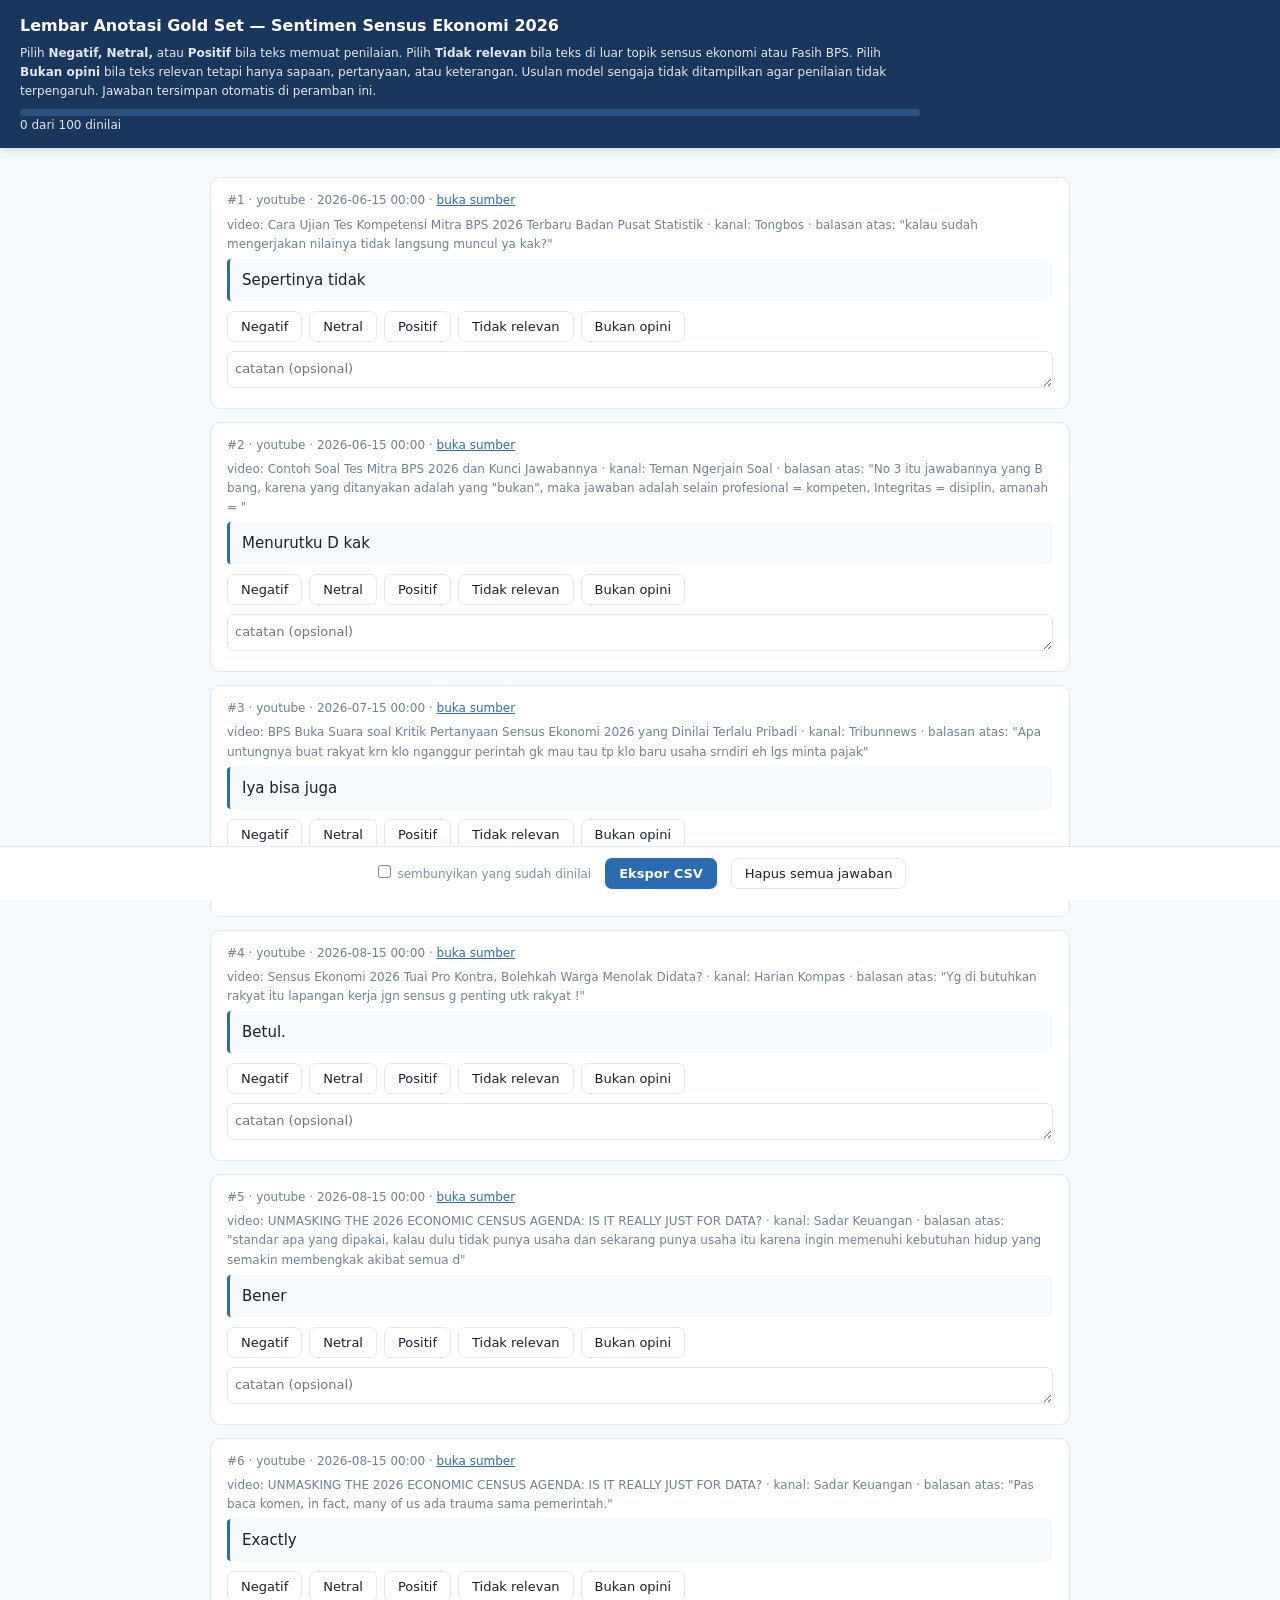
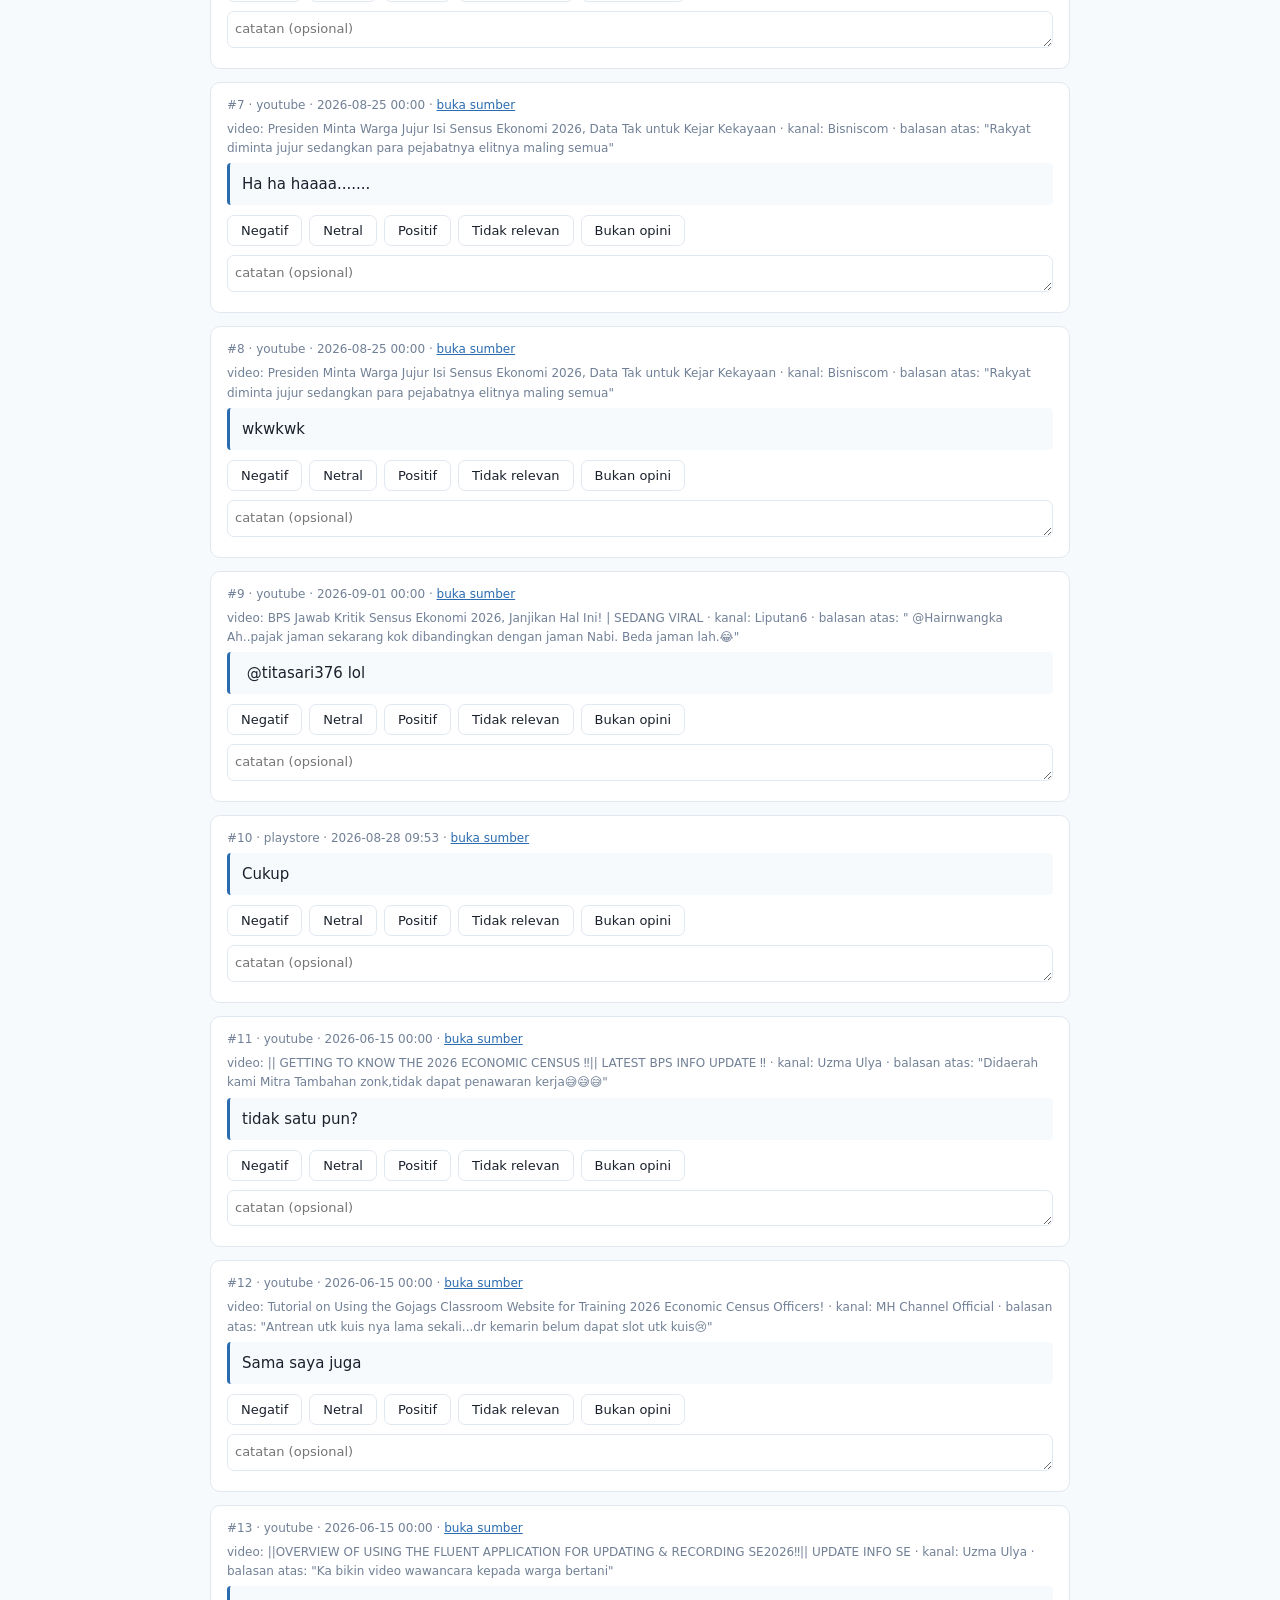
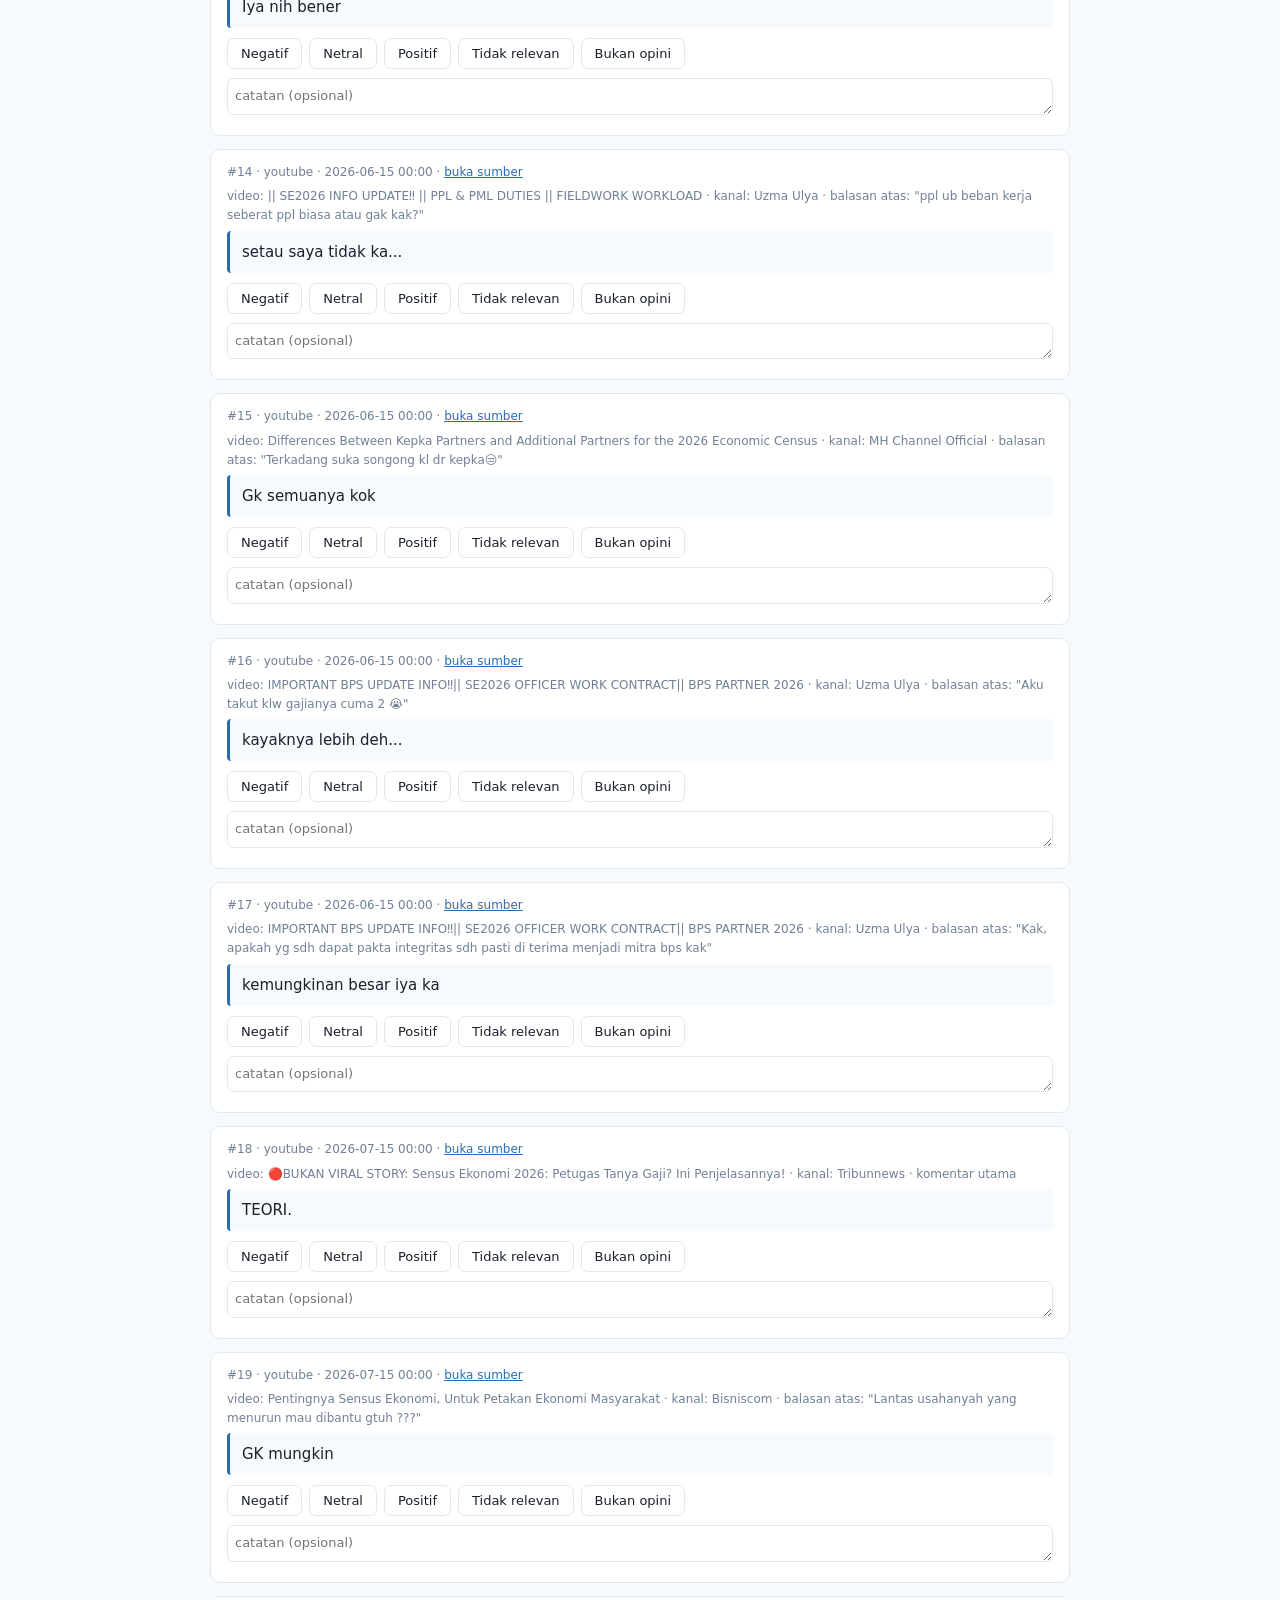
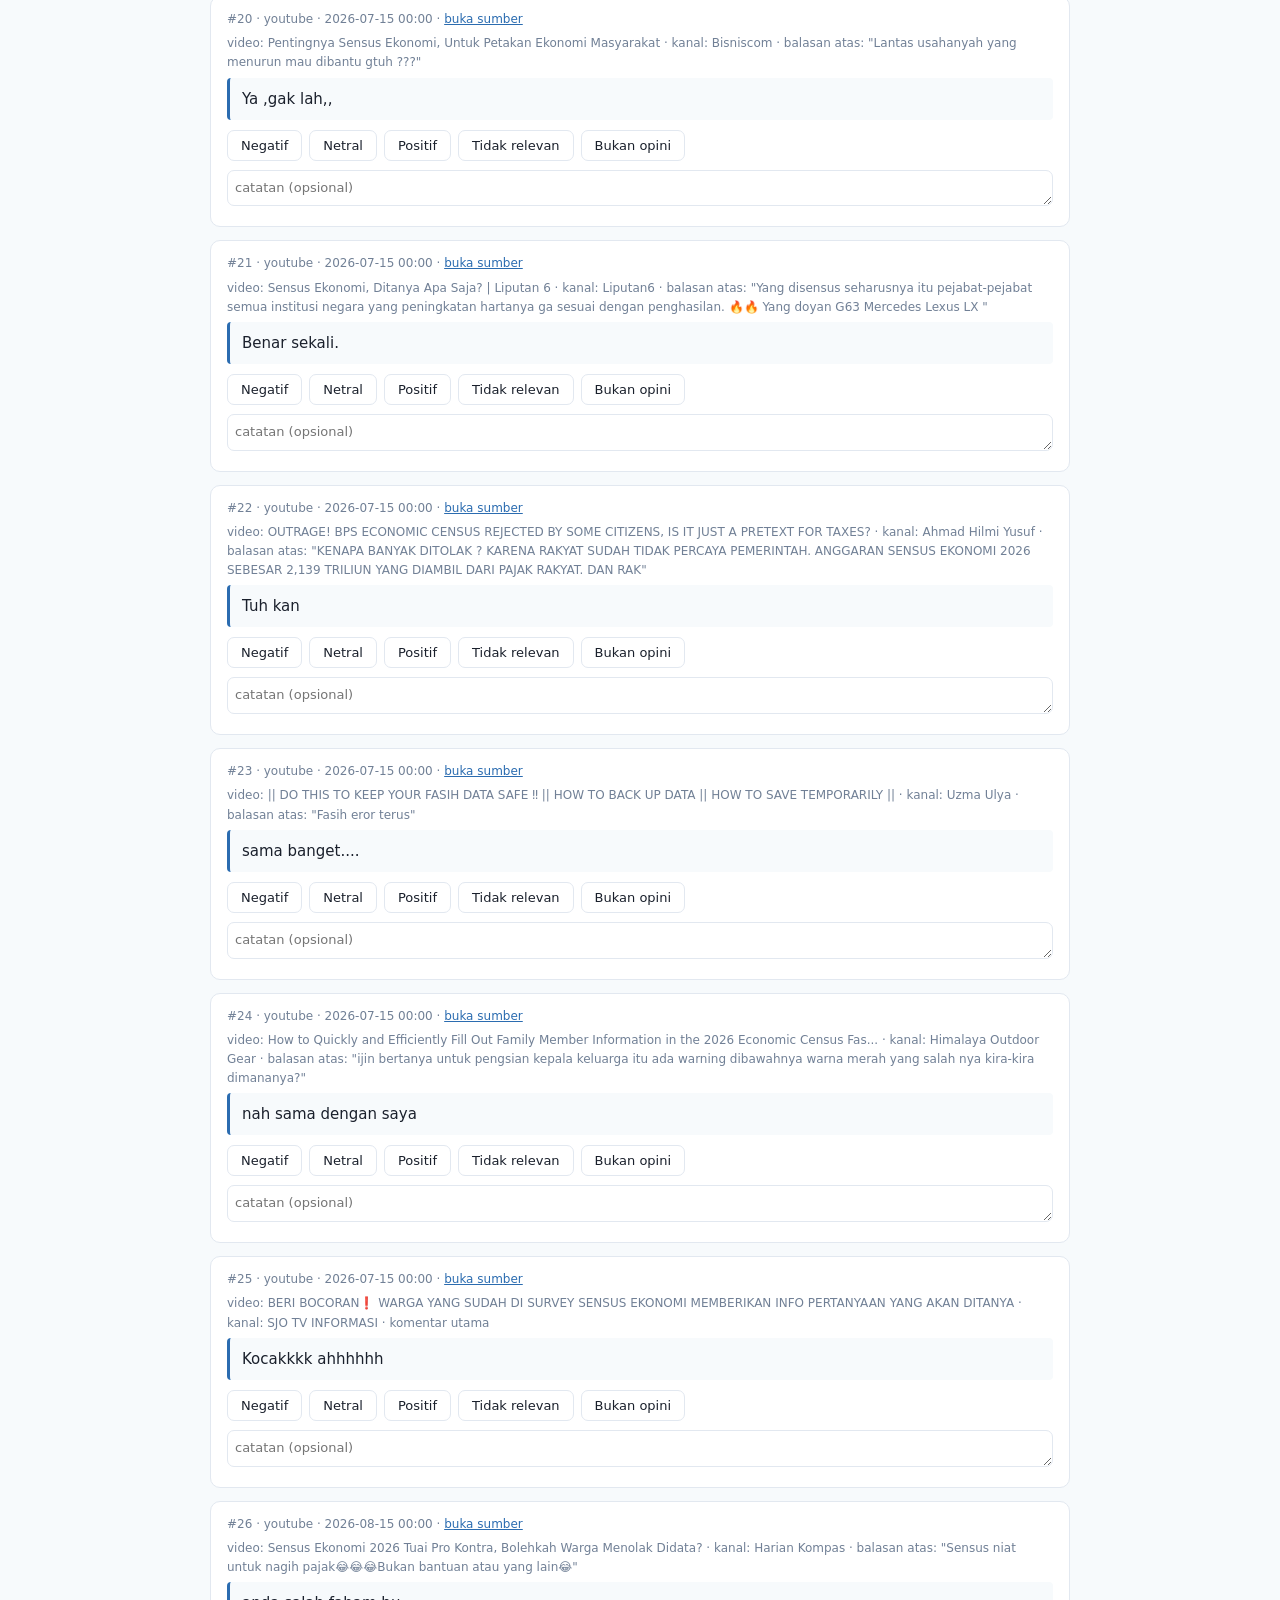
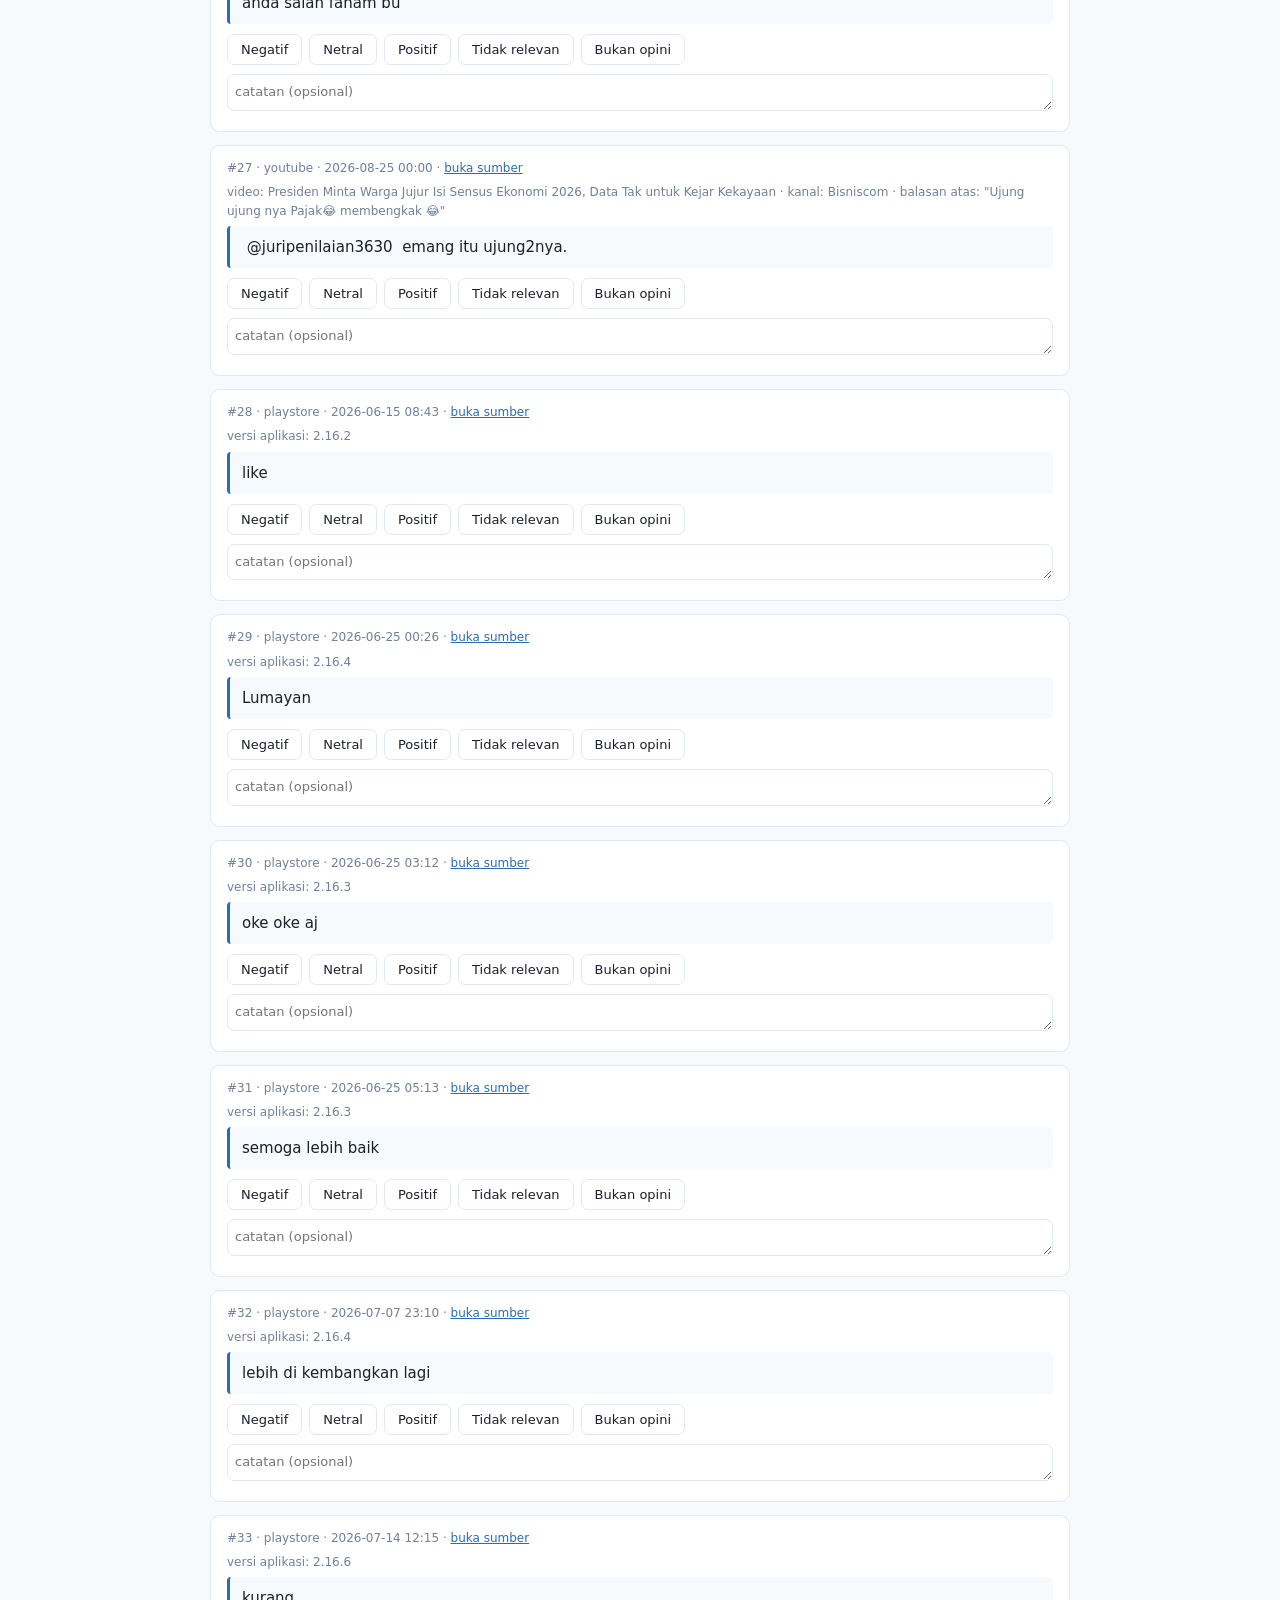
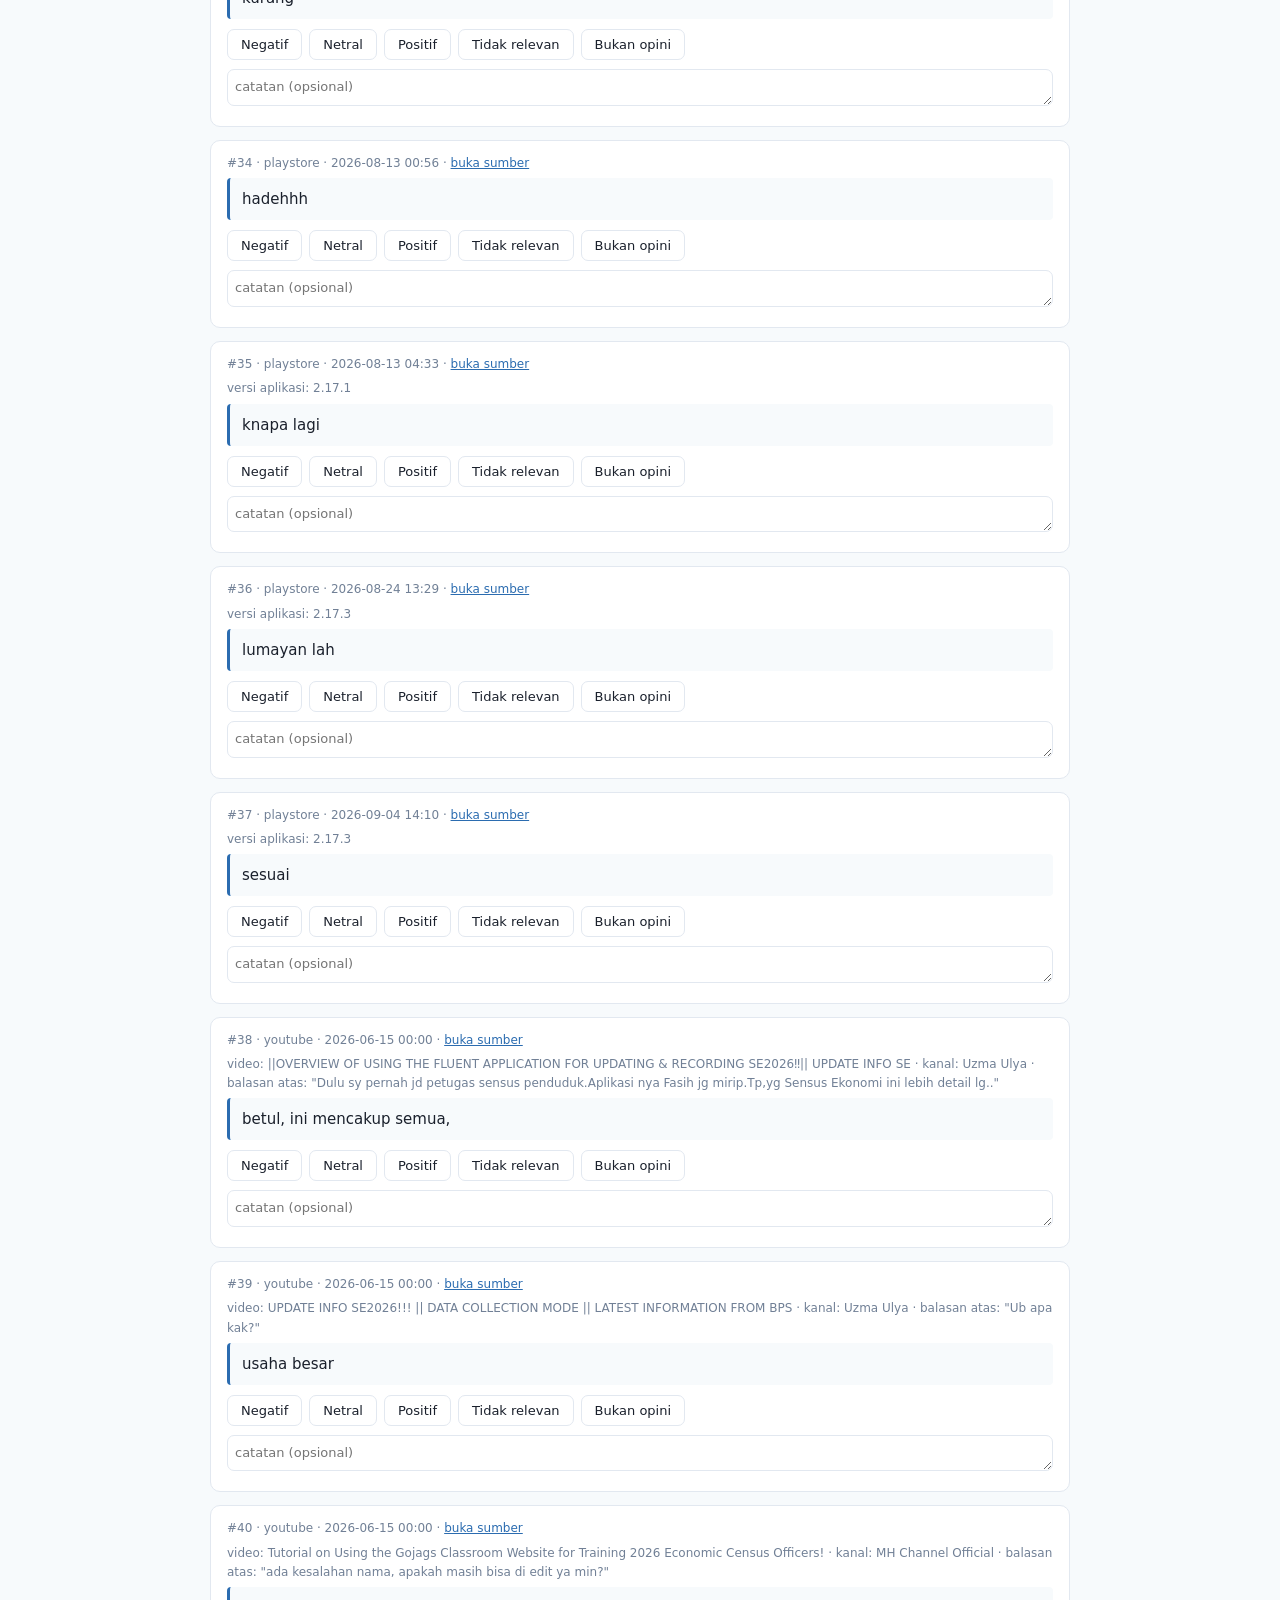
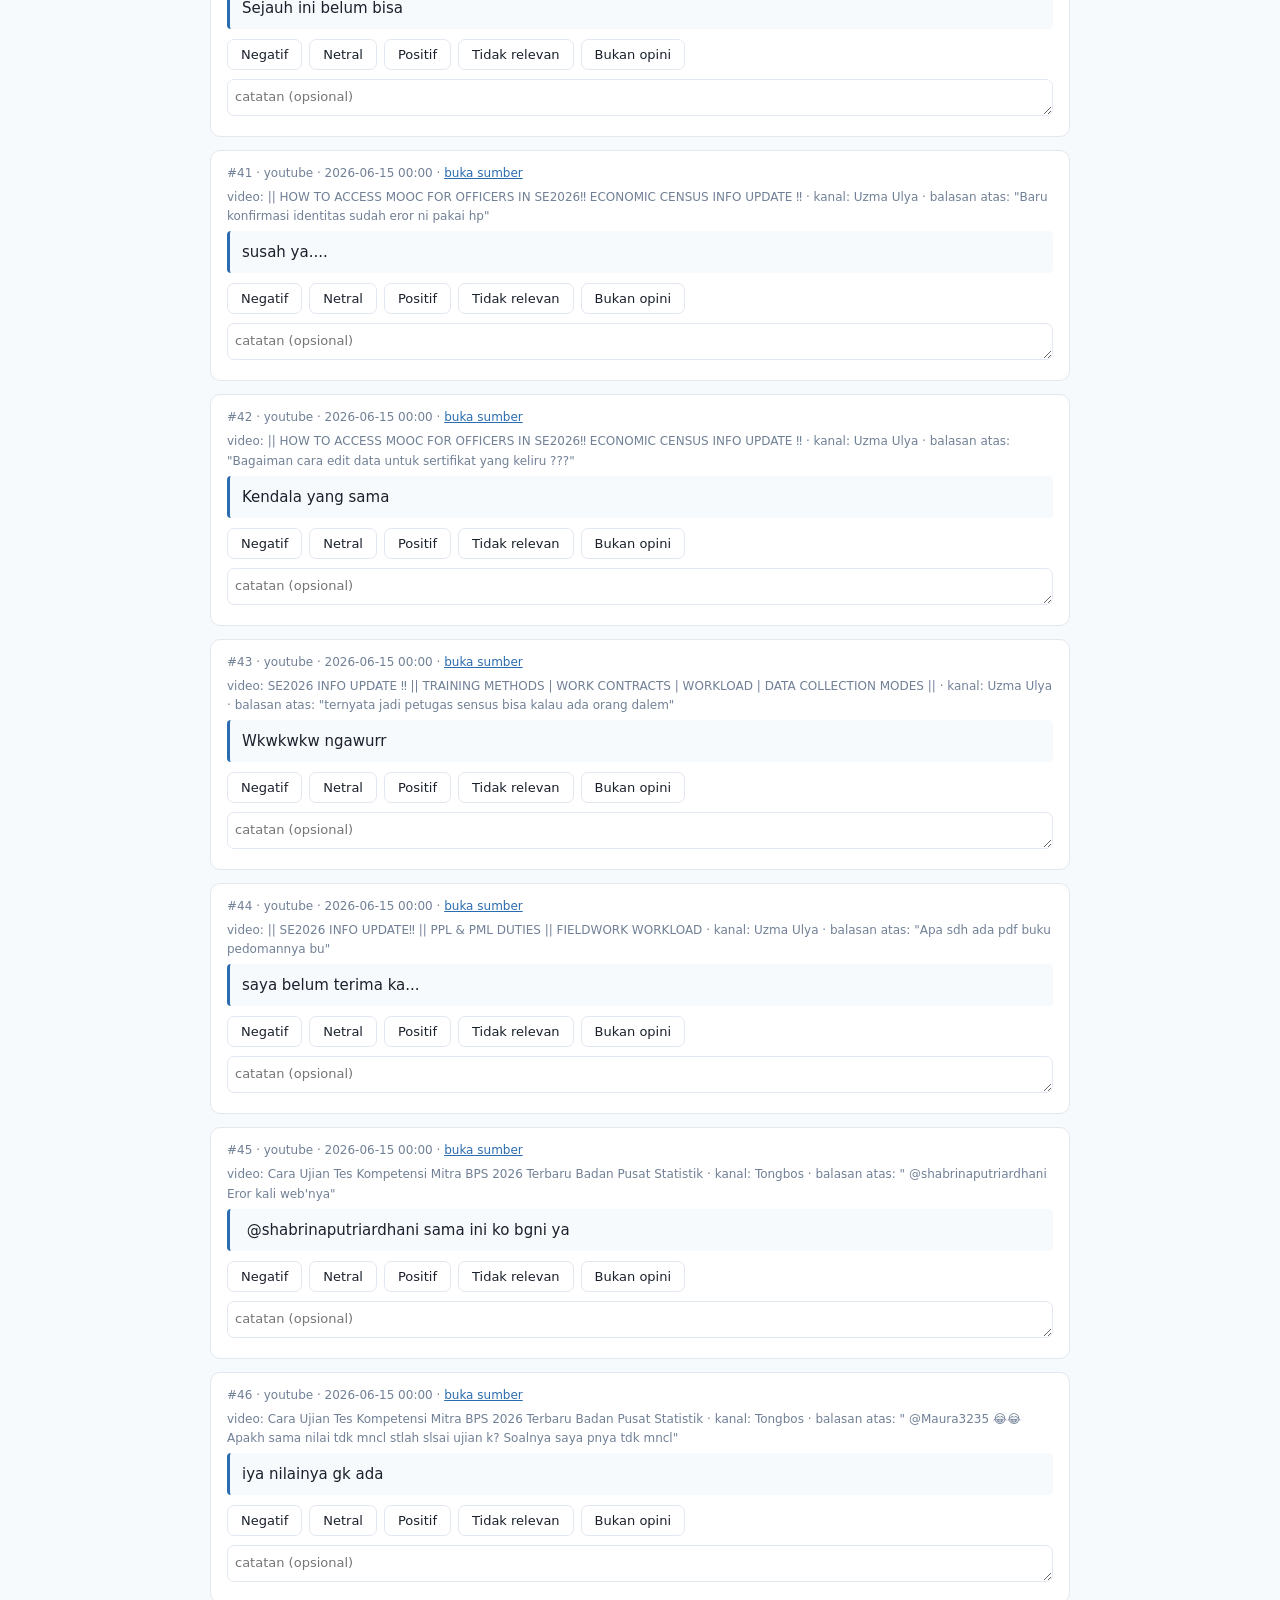
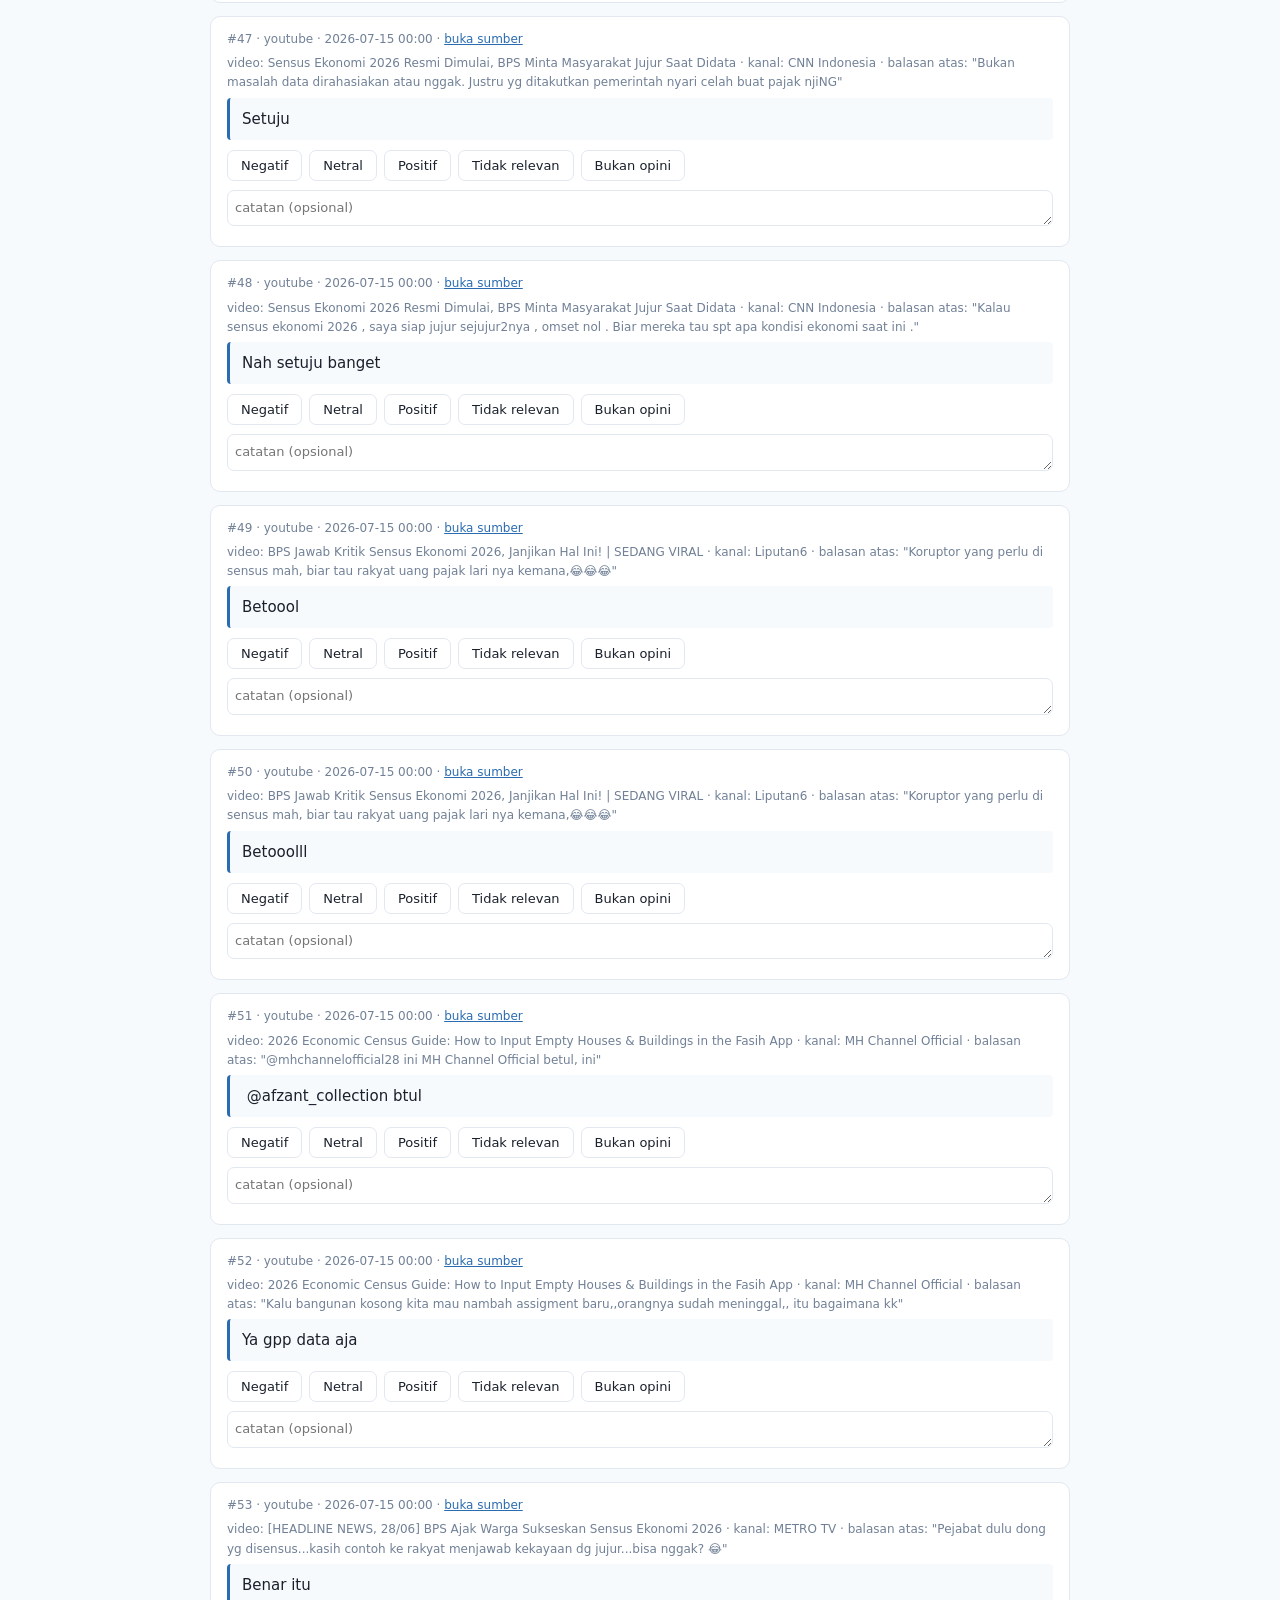
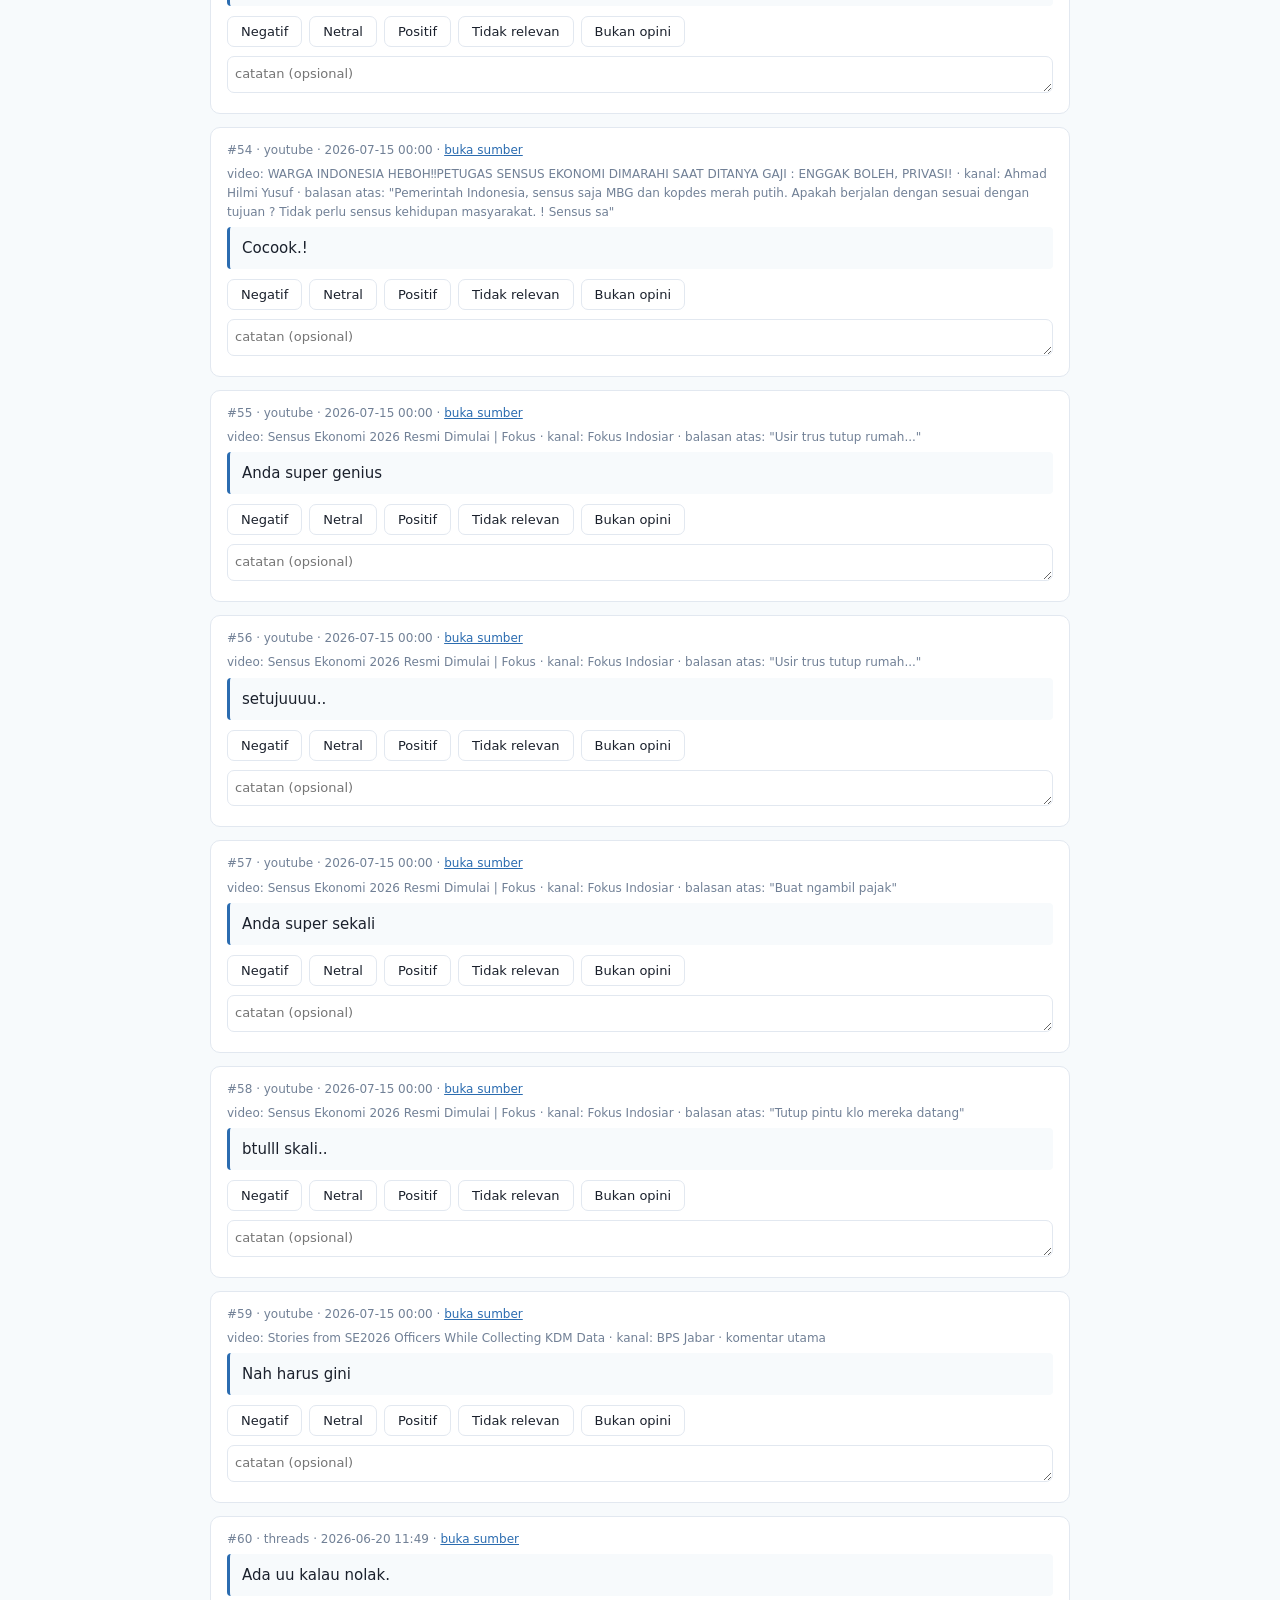
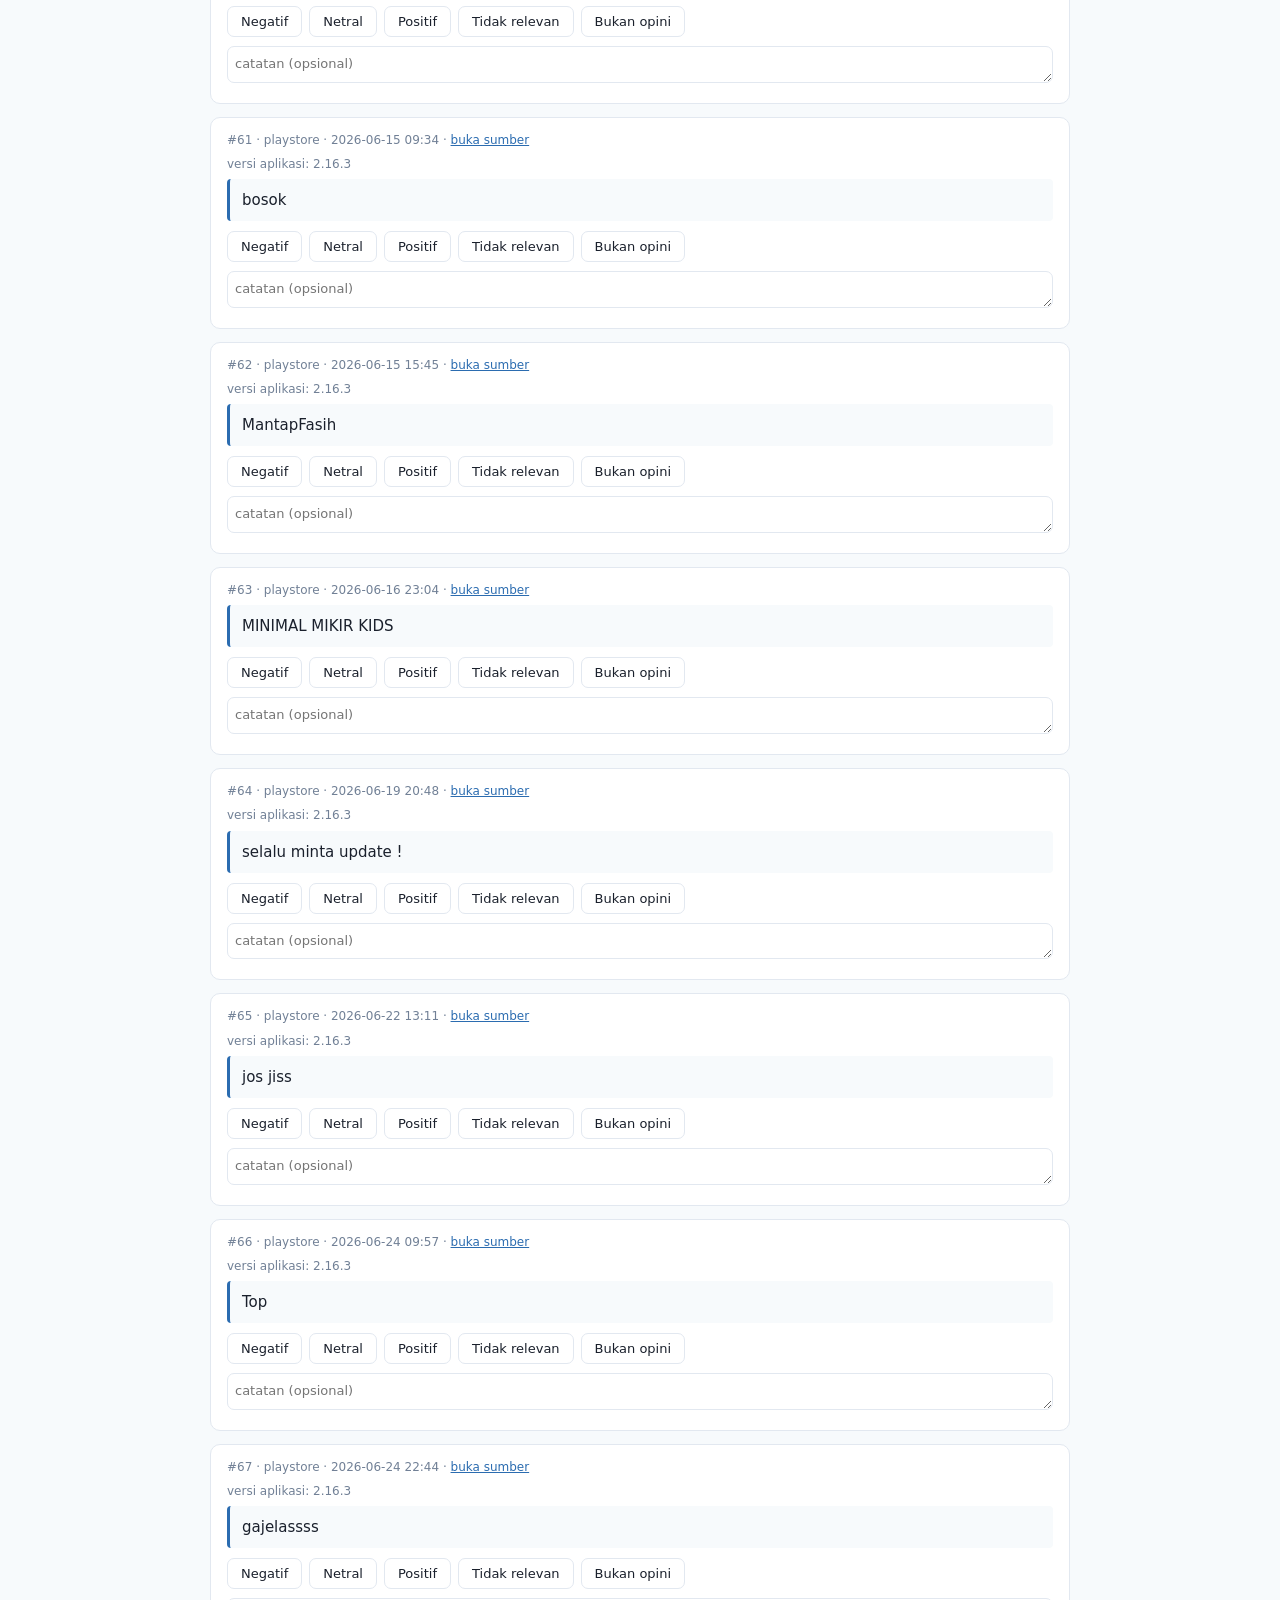
<file: hasil_evaluasi/lembar_anotasi_ronde2.html>
<!doctype html>
<html lang="id"><head><meta charset="utf-8">
<meta name="viewport" content="width=device-width,initial-scale=1">
<title>Lembar Anotasi Gold Set - Sensus Ekonomi 2026</title>
<style>
:root{--bg:#f7fafc;--card:#fff;--line:#e2e8f0;--fg:#1a202c;--dim:#718096;--acc:#2b6cb0;
--neg:#c53030;--neu:#b7791f;--pos:#2f855a;--irr:#4a5568;--non:#553c9a}
*{box-sizing:border-box}
body{margin:0;background:var(--bg);color:var(--fg);font:15px/1.6 system-ui,Segoe UI,sans-serif}
header{position:sticky;top:0;z-index:5;background:#1a365d;color:#fff;padding:13px 20px;
box-shadow:0 2px 8px rgba(0,0,0,.15)}
h1{margin:0 0 5px;font-size:16px}
.hint{font-size:12px;opacity:.88;max-width:900px}
.bar{height:7px;background:#2c5282;border-radius:4px;overflow:hidden;margin-top:8px;max-width:900px}
.bar i{display:block;height:100%;background:#48bb78;width:0;transition:width .15s}
main{max-width:900px;margin:0 auto;padding:16px 20px 100px}
.card{background:var(--card);border:1px solid var(--line);border-radius:10px;padding:13px 16px;margin:13px 0}
.card.done{opacity:.62}
.meta{color:var(--dim);font-size:12px;margin-bottom:5px}
.meta a{color:var(--acc)}
.txt{font-size:15px;background:#f7fafc;border-left:3px solid var(--acc);padding:9px 12px;
border-radius:4px;white-space:pre-wrap;word-break:break-word}
.opsi{display:flex;flex-wrap:wrap;gap:7px;margin-top:10px}
button{border:1px solid var(--line);background:#fff;color:var(--fg);border-radius:7px;
padding:7px 13px;font-size:13px;cursor:pointer;font-family:inherit}
button:hover{border-color:var(--acc)}
button.on{color:#fff;border-color:transparent}
button.on[data-v="negatif"]{background:var(--neg)}
button.on[data-v="netral"]{background:var(--neu)}
button.on[data-v="positif"]{background:var(--pos)}
button.on[data-v="tidak_relevan"]{background:var(--irr)}
button.on[data-v="bukan_opini"]{background:var(--non)}
textarea{width:100%;margin-top:9px;border:1px solid var(--line);border-radius:7px;
padding:7px;font:inherit;font-size:13px;resize:vertical}
footer{position:fixed;bottom:0;left:0;right:0;background:#fff;border-top:1px solid var(--line);
padding:11px 20px;display:flex;gap:14px;align-items:center;justify-content:center;flex-wrap:wrap}
footer .hint{color:var(--dim)}
#ekspor{background:var(--acc);color:#fff;border-color:transparent;font-weight:600}
</style></head><body>
<header>
<h1>Lembar Anotasi Gold Set &mdash; Sentimen Sensus Ekonomi 2026</h1>
<div class="hint">Pilih <b>Negatif, Netral,</b> atau <b>Positif</b> bila teks memuat penilaian.
Pilih <b>Tidak relevan</b> bila teks di luar topik sensus ekonomi atau Fasih BPS.
Pilih <b>Bukan opini</b> bila teks relevan tetapi hanya sapaan, pertanyaan, atau keterangan.
Usulan model sengaja tidak ditampilkan agar penilaian tidak terpengaruh.
Jawaban tersimpan otomatis di peramban ini.</div>
<div class="bar"><i id="bar"></i></div>
<div class="hint" id="prog">0 dari 0</div>
</header>
<main id="list"></main>
<footer>
<label class="hint"><input type="checkbox" id="sembunyi"> sembunyikan yang sudah dinilai</label>
<button id="ekspor">Ekspor CSV</button>
<button id="reset">Hapus semua jawaban</button>
</footer>
<script>
const ITEMS = [{"uid": "d1582cdf1994338ee2bed7355b0a3550", "source": "youtube", "text": "Sepertinya tidak", "created_at": "2026-06-15 00:00", "url": "https://www.youtube.com/watch?v=tF0qnJDrk1g&lc=UgwRYiCgrMXseLfjTGh4AaABAg.AWrH3JawvOrAWrMYs-ePOE", "konteks": "video: Cara Ujian Tes Kompetensi Mitra BPS 2026 Terbaru Badan Pusat Statistik  · kanal: Tongbos · balasan atas: \"kalau sudah mengerjakan nilainya tidak langsung muncul ya kak?\""}, {"uid": "a2ddf643efe81d5d41394d043ad290d6", "source": "youtube", "text": "Menurutku D kak", "created_at": "2026-06-15 00:00", "url": "https://www.youtube.com/watch?v=kptuXMofWKc&lc=UgwMIrAOTlMfKqhY02B4AaABAg.AWkw6HRmKRyAWrBtf2C1Wc", "konteks": "video: Contoh Soal Tes Mitra BPS 2026 dan Kunci Jawabannya · kanal: Teman Ngerjain Soal · balasan atas: \"No 3 itu jawabannya yang B bang, karena yang ditanyakan adalah yang \"bukan\", maka jawaban adalah selain profesional = kompeten, Integritas = disiplin, amanah = \""}, {"uid": "913ca0f1ca2eeadce6e5112000211149", "source": "youtube", "text": "Iya bisa juga", "created_at": "2026-07-15 00:00", "url": "https://www.youtube.com/watch?v=X-4YrsQrFMg&lc=Ugzmm4kYWu3F8Tw0Oo94AaABAg.AYaTmuxM__CAYadMnQMwKs", "konteks": "video: BPS Buka Suara soal Kritik Pertanyaan Sensus Ekonomi 2026 yang Dinilai Terlalu Pribadi · kanal: Tribunnews · balasan atas: \"Apa untungnya buat rakyat krn klo nganggur perintah gk mau tau tp klo baru usaha srndiri eh lgs minta pajak\""}, {"uid": "f45d1db44c3657a1c914d9dc9be226bc", "source": "youtube", "text": "Betul.", "created_at": "2026-08-15 00:00", "url": "https://www.youtube.com/watch?v=fe5XjT4okgg&lc=UgwYk02oJRkap-TkXLt4AaABAg.AZJzITs0e6LAZRL4OAXJA2", "konteks": "video: Sensus Ekonomi 2026 Tuai Pro Kontra, Bolehkah Warga Menolak Didata? · kanal: Harian Kompas · balasan atas: \"Yg di butuhkan rakyat itu lapangan kerja jgn sensus g penting utk rakyat !\""}, {"uid": "cafdf87c1f3102e27f885c81d15bcb78", "source": "youtube", "text": "Bener", "created_at": "2026-08-15 00:00", "url": "https://www.youtube.com/watch?v=HSxx8ubHT40&lc=UgwomhuFKv1tuJppqDN4AaABAg.AZ0SzNUSC57AZMc4-kN2wi", "konteks": "video: UNMASKING THE 2026 ECONOMIC CENSUS AGENDA: IS IT REALLY JUST FOR DATA? · kanal: Sadar Keuangan · balasan atas: \"standar apa yang dipakai, kalau dulu tidak punya usaha dan sekarang punya usaha itu karena ingin memenuhi kebutuhan hidup yang semakin membengkak akibat semua d\""}, {"uid": "89f3945390bd33361eb09303ccc8353e", "source": "youtube", "text": "Exactly", "created_at": "2026-08-15 00:00", "url": "https://www.youtube.com/watch?v=HSxx8ubHT40&lc=Ugyr3cf59mNwqLdUard4AaABAg.AZ8_zo7NAjxAZicOnwfuvY", "konteks": "video: UNMASKING THE 2026 ECONOMIC CENSUS AGENDA: IS IT REALLY JUST FOR DATA? · kanal: Sadar Keuangan · balasan atas: \"Pas baca komen, in fact, many of us ada trauma sama pemerintah.\""}, {"uid": "f84cf4a813fad6a9340fb68493526000", "source": "youtube", "text": "Ha ha haaaa.......", "created_at": "2026-08-25 00:00", "url": "https://www.youtube.com/watch?v=40_SiADcjRI&lc=Ugxvx9D8c8cdo7we42x4AaABAg.A_jWl2ro_0BA_liR52e2jq", "konteks": "video: Presiden Minta Warga Jujur Isi Sensus Ekonomi 2026, Data Tak untuk Kejar Kekayaan · kanal: Bisniscom · balasan atas: \"Rakyat diminta jujur sedangkan para pejabatnya elitnya maling semua\""}, {"uid": "523c71503d6e7fed27b9f4018cfcd9f9", "source": "youtube", "text": "wkwkwk", "created_at": "2026-08-25 00:00", "url": "https://www.youtube.com/watch?v=40_SiADcjRI&lc=Ugxvx9D8c8cdo7we42x4AaABAg.A_jWl2ro_0BA_lqQ3zQQsV", "konteks": "video: Presiden Minta Warga Jujur Isi Sensus Ekonomi 2026, Data Tak untuk Kejar Kekayaan · kanal: Bisniscom · balasan atas: \"Rakyat diminta jujur sedangkan para pejabatnya elitnya maling semua\""}, {"uid": "290b453f1a1f27ebabdeaf77b4a8b809", "source": "youtube", "text": "​ @titasari376 lol", "created_at": "2026-09-01 00:00", "url": "https://www.youtube.com/watch?v=kDoKE0RtNK0&lc=UgyivORWGJ_LqyTDd_R4AaABAg.AYkbI31wO2CAaCjaqcGWhk", "konteks": "video: BPS Jawab Kritik Sensus Ekonomi 2026, Janjikan Hal Ini! | SEDANG VIRAL · kanal: Liputan6 · balasan atas: \"​ @Hairnwangka Ah..pajak jaman sekarang kok dibandingkan dengan jaman Nabi. Beda jaman lah.😂\""}, {"uid": "b9c35b5a7b65dca68af081b8e0c3643e", "source": "playstore", "text": "Cukup", "created_at": "2026-08-28 09:53", "url": "https://play.google.com/store/apps/details?id=id.go.bpsfasih&reviewId=e2d987e6-43d0-4ccd-9a3c-fa8b856d89cd", "konteks": ""}, {"uid": "2d27d288bc30f793e72ca46ff21a3bfd", "source": "youtube", "text": "tidak satu pun?", "created_at": "2026-06-15 00:00", "url": "https://www.youtube.com/watch?v=qUYuwk-5LFk&lc=UgyP3yLEVXFa0cnC-jd4AaABAg.AXU6tNt5fTNAXV-sI-9htL", "konteks": "video: || GETTING TO KNOW THE 2026 ECONOMIC CENSUS ‼️|| LATEST BPS INFO UPDATE ‼️ · kanal: Uzma Ulya · balasan atas: \"Didaerah kami Mitra Tambahan zonk,tidak dapat penawaran kerja😅😅😅\""}, {"uid": "d84281b2191e87b1f6ccf295063f6692", "source": "youtube", "text": "Sama saya juga", "created_at": "2026-06-15 00:00", "url": "https://www.youtube.com/watch?v=Y479EiUCptA&lc=UgzUJzzyDUeEv2hPePR4AaABAg.AXUpSyRMOBPAXV07nOY1Dn", "konteks": "video: Tutorial on Using the Gojags Classroom Website for Training 2026 Economic Census Officers! · kanal: MH Channel Official · balasan atas: \"Antrean utk kuis nya lama sekali...dr kemarin belum dapat slot utk kuis😢\""}, {"uid": "018ecdeff74fc3fb8bd30468bc1d6779", "source": "youtube", "text": "Iya nih bener", "created_at": "2026-06-15 00:00", "url": "https://www.youtube.com/watch?v=14D25RyUWEU&lc=Ugx-UxAQuAxP4PYlpGJ4AaABAg.AXkLd77RSWYAXkLnfsn7hK", "konteks": "video: ||OVERVIEW OF USING THE FLUENT APPLICATION FOR UPDATING & RECORDING SE2026‼️|| UPDATE INFO SE · kanal: Uzma Ulya · balasan atas: \"Ka bikin video wawancara kepada warga bertani\""}, {"uid": "4492428c90e3580ae4eeef5cf96c6cd9", "source": "youtube", "text": "setau saya tidak ka...", "created_at": "2026-06-15 00:00", "url": "https://www.youtube.com/watch?v=HZoIT9gm_sM&lc=UgxEZeR03vUH2XyOnxN4AaABAg.AXNz1SvbT9zAXNzffhZZHq", "konteks": "video: || SE2026 INFO UPDATE‼️ || PPL & PML DUTIES || FIELDWORK WORKLOAD · kanal: Uzma Ulya · balasan atas: \"ppl ub beban kerja seberat ppl biasa atau gak kak?\""}, {"uid": "c05da81d1694d6c4d6a0a9e1e34a5757", "source": "youtube", "text": "Gk semuanya kok", "created_at": "2026-06-15 00:00", "url": "https://www.youtube.com/watch?v=HvI4w5nVs4o&lc=Ugzgdq6dVGgmtSEHECd4AaABAg.AXrm9IQgds4AXs0s30LwKB", "konteks": "video: Differences Between Kepka Partners and Additional Partners for the 2026 Economic Census · kanal: MH Channel Official · balasan atas: \"Terkadang suka songong kl dr kepka😒\""}, {"uid": "7c44a670645976a43b4b37217e8f603e", "source": "youtube", "text": "kayaknya lebih deh...", "created_at": "2026-06-15 00:00", "url": "https://www.youtube.com/watch?v=K1mKcMU3VTU&lc=UgyF42OQYhnSjIR5JMt4AaABAg.AX3EUQqAA5sAX3GV4Eo-fN", "konteks": "video: IMPORTANT BPS UPDATE INFO‼️|| SE2026 OFFICER WORK CONTRACT|| BPS PARTNER 2026 · kanal: Uzma Ulya · balasan atas: \"Aku takut klw gajianya cuma 2 😭\""}, {"uid": "88077e592d100b681aedd5402ab9bb27", "source": "youtube", "text": "kemungkinan besar iya ka", "created_at": "2026-06-15 00:00", "url": "https://www.youtube.com/watch?v=K1mKcMU3VTU&lc=UgxU2l8XayJgXa0hSaN4AaABAg.AX5yBZeokeeAX5yLl3Ad2H", "konteks": "video: IMPORTANT BPS UPDATE INFO‼️|| SE2026 OFFICER WORK CONTRACT|| BPS PARTNER 2026 · kanal: Uzma Ulya · balasan atas: \"Kak, apakah yg sdh dapat pakta integritas sdh pasti di terima menjadi mitra bps kak\""}, {"uid": "79c2cf76b49bf7580e6b7bd43eadff86", "source": "youtube", "text": "TEORI.", "created_at": "2026-07-15 00:00", "url": "https://www.youtube.com/watch?v=eCpIyUGQlyE&lc=Ugw790fZ-3hFLqmSRt54AaABAg", "konteks": "video: 🔴BUKAN VIRAL STORY: Sensus Ekonomi 2026: Petugas Tanya Gaji? Ini Penjelasannya! · kanal: Tribunnews · komentar utama"}, {"uid": "eb17865f3621496b7706a7cda6e9f356", "source": "youtube", "text": "GK mungkin", "created_at": "2026-07-15 00:00", "url": "https://www.youtube.com/watch?v=uK1TQpEl5m0&lc=UgyfloajSNEAuWq6djZ4AaABAg.AYfsI6gp__2AYg91LjIYYS", "konteks": "video: Pentingnya Sensus Ekonomi, Untuk Petakan Ekonomi Masyarakat · kanal: Bisniscom · balasan atas: \"Lantas usahanyah yang menurun mau dibantu gtuh ???\""}, {"uid": "79b1777cd70fa54f24da1dd3aa8eccef", "source": "youtube", "text": "Ya ,gak lah,,", "created_at": "2026-07-15 00:00", "url": "https://www.youtube.com/watch?v=uK1TQpEl5m0&lc=UgyfloajSNEAuWq6djZ4AaABAg.AYfsI6gp__2AYhplL8DzTK", "konteks": "video: Pentingnya Sensus Ekonomi, Untuk Petakan Ekonomi Masyarakat · kanal: Bisniscom · balasan atas: \"Lantas usahanyah yang menurun mau dibantu gtuh ???\""}, {"uid": "3db5e44ccc10ca459d3537d1ae56e99b", "source": "youtube", "text": "Benar sekali.", "created_at": "2026-07-15 00:00", "url": "https://www.youtube.com/watch?v=IB7TTBQwHXk&lc=Ugz1fxsSJrubNzxBDeB4AaABAg.AYckW48_qD9AYewkMH4m3f", "konteks": "video: Sensus Ekonomi, Ditanya Apa Saja? | Liputan 6 · kanal: Liputan6 · balasan atas: \"Yang disensus seharusnya itu pejabat-pejabat semua institusi negara yang peningkatan hartanya ga sesuai dengan penghasilan. 🔥🔥 Yang doyan G63 Mercedes Lexus LX \""}, {"uid": "885861d907ccc34fde6acf7cda41dbb1", "source": "youtube", "text": "Tuh kan", "created_at": "2026-07-15 00:00", "url": "https://www.youtube.com/watch?v=K_TOUqU6G5w&lc=UgwulwlWvWqkyBdiZPJ4AaABAg.AYapvhQ9Zv2AYzy5vygbTL", "konteks": "video: OUTRAGE! BPS ECONOMIC CENSUS REJECTED BY SOME CITIZENS, IS IT JUST A PRETEXT FOR TAXES? · kanal: Ahmad Hilmi Yusuf · balasan atas: \"KENAPA BANYAK DITOLAK ? KARENA RAKYAT SUDAH TIDAK PERCAYA PEMERINTAH. ANGGARAN SENSUS EKONOMI 2026 SEBESAR 2,139 TRILIUN YANG DIAMBIL DARI PAJAK RAKYAT. DAN RAK\""}, {"uid": "1ded9f55f0e5bab7deab12d8a01e6111", "source": "youtube", "text": "sama banget....", "created_at": "2026-07-15 00:00", "url": "https://www.youtube.com/watch?v=xhooR0uPb5c&lc=Ugx6FcYmwQiKI1QMIxB4AaABAg.AYaEQKaptgBAYaFVTELKMo", "konteks": "video: || DO THIS TO KEEP YOUR FASIH DATA SAFE ‼️ || HOW TO BACK UP DATA || HOW TO SAVE TEMPORARILY || · kanal: Uzma Ulya · balasan atas: \"Fasih eror terus\""}, {"uid": "535bbcb52a1ff31198a9991aba1d0eab", "source": "youtube", "text": "nah sama dengan saya", "created_at": "2026-07-15 00:00", "url": "https://www.youtube.com/watch?v=Fm7H4kAw-Us&lc=UgxcY3Z9U8ES08p_7kh4AaABAg.AYZItEIkKagAYtWjQABe_a", "konteks": "video: How to Quickly and Efficiently Fill Out Family Member Information in the 2026 Economic Census Fas... · kanal: Himalaya Outdoor Gear · balasan atas: \"ijin bertanya untuk pengsian kepala keluarga itu ada warning dibawahnya warna merah yang salah nya kira-kira dimananya?\""}, {"uid": "1f2598936233649a5c4e2e7a4a1d3799", "source": "youtube", "text": "Kocakkkk ahhhhhh", "created_at": "2026-07-15 00:00", "url": "https://www.youtube.com/watch?v=yrAE3dsPU24&lc=UgycbShXJn1MiI4pR9x4AaABAg", "konteks": "video: BERI BOCORAN❗ WARGA YANG SUDAH DI SURVEY SENSUS EKONOMI MEMBERIKAN INFO PERTANYAAN YANG AKAN DITANYA · kanal: SJO TV INFORMASI · komentar utama"}, {"uid": "53a89145b141804381d134646d0e5c35", "source": "youtube", "text": "anda salah faham bu", "created_at": "2026-08-15 00:00", "url": "https://www.youtube.com/watch?v=fe5XjT4okgg&lc=Ugy_5mHTuwGJNQXnMLJ4AaABAg.AZJnApLeN1FAZcJ9L_RQwj", "konteks": "video: Sensus Ekonomi 2026 Tuai Pro Kontra, Bolehkah Warga Menolak Didata? · kanal: Harian Kompas · balasan atas: \"Sensus niat untuk nagih pajak😂😂😂Bukan bantuan atau yang lain😂\""}, {"uid": "3a13be4ab5c451c69398eef9491f37d5", "source": "youtube", "text": "​ @juripenilaian3630  emang itu ujung2nya.", "created_at": "2026-08-25 00:00", "url": "https://www.youtube.com/watch?v=40_SiADcjRI&lc=Ugz-EiTX-_ax3v5iitt4AaABAg.A_lPpCCgc8yA_nwv53l0z5", "konteks": "video: Presiden Minta Warga Jujur Isi Sensus Ekonomi 2026, Data Tak untuk Kejar Kekayaan · kanal: Bisniscom · balasan atas: \"Ujung ujung nya Pajak😂 membengkak 😂\""}, {"uid": "99741da0c0fab12153c0ab120202b918", "source": "playstore", "text": "like", "created_at": "2026-06-15 08:43", "url": "https://play.google.com/store/apps/details?id=id.go.bpsfasih&reviewId=8e5795a5-10d9-44d7-9199-573aa9871fa6", "konteks": "versi aplikasi: 2.16.2"}, {"uid": "7ee7dd16cbb1ea66bfcc79708eb6d2f7", "source": "playstore", "text": "Lumayan", "created_at": "2026-06-25 00:26", "url": "https://play.google.com/store/apps/details?id=id.go.bpsfasih&reviewId=d9376ee7-ea3d-4d36-a482-aeef46f04249", "konteks": "versi aplikasi: 2.16.4"}, {"uid": "b2e9e47202614f3e6c3dcb401f54b16a", "source": "playstore", "text": "oke oke aj", "created_at": "2026-06-25 03:12", "url": "https://play.google.com/store/apps/details?id=id.go.bpsfasih&reviewId=600b6f1e-8474-473a-b6e6-7d7aeaa697a5", "konteks": "versi aplikasi: 2.16.3"}, {"uid": "93ee15a7ffa0377c67e19edbd07e2c36", "source": "playstore", "text": "semoga lebih baik", "created_at": "2026-06-25 05:13", "url": "https://play.google.com/store/apps/details?id=id.go.bpsfasih&reviewId=487aef8a-c98f-4b0d-b4b6-c727a10ef243", "konteks": "versi aplikasi: 2.16.3"}, {"uid": "516926a053262220a66175264252dd33", "source": "playstore", "text": "lebih di kembangkan lagi", "created_at": "2026-07-07 23:10", "url": "https://play.google.com/store/apps/details?id=id.go.bpsfasih&reviewId=12359f9c-2c54-4a9b-bab8-2a948f184e1c", "konteks": "versi aplikasi: 2.16.4"}, {"uid": "56bb66c3385d1296a4297e7290e42509", "source": "playstore", "text": "kurang", "created_at": "2026-07-14 12:15", "url": "https://play.google.com/store/apps/details?id=id.go.bpsfasih&reviewId=da757673-f430-45ef-ab33-7d90f7d7236e", "konteks": "versi aplikasi: 2.16.6"}, {"uid": "c01dc5f48aad6a294ece31242fe58c8c", "source": "playstore", "text": "hadehhh", "created_at": "2026-08-13 00:56", "url": "https://play.google.com/store/apps/details?id=id.go.bpsfasih&reviewId=028afa15-2b4e-4992-a8a8-2ec05cb1898e", "konteks": ""}, {"uid": "b2a76329b37d93cfd92164aa4b5133f1", "source": "playstore", "text": "knapa lagi", "created_at": "2026-08-13 04:33", "url": "https://play.google.com/store/apps/details?id=id.go.bpsfasih&reviewId=e29057f2-0519-457f-9c5e-dba1b6bf43e0", "konteks": "versi aplikasi: 2.17.1"}, {"uid": "8f9162f69cb1f034cd5887f5ef1d9595", "source": "playstore", "text": "lumayan lah", "created_at": "2026-08-24 13:29", "url": "https://play.google.com/store/apps/details?id=id.go.bpsfasih&reviewId=04ee74bf-37a5-488e-b02b-4032dd4e2592", "konteks": "versi aplikasi: 2.17.3"}, {"uid": "abdc653ab890f6549b66afbae68c83d5", "source": "playstore", "text": "sesuai", "created_at": "2026-09-04 14:10", "url": "https://play.google.com/store/apps/details?id=id.go.bpsfasih&reviewId=c65222ea-c3bf-4315-b4dc-ba80b61bde88", "konteks": "versi aplikasi: 2.17.3"}, {"uid": "0812436ec34f695df844acec304c9883", "source": "youtube", "text": "betul, ini mencakup semua,", "created_at": "2026-06-15 00:00", "url": "https://www.youtube.com/watch?v=14D25RyUWEU&lc=UgyXvCkfHB0ibmFbrG54AaABAg.AXfpH2fOFpVAXfuPYLBUcn", "konteks": "video: ||OVERVIEW OF USING THE FLUENT APPLICATION FOR UPDATING & RECORDING SE2026‼️|| UPDATE INFO SE · kanal: Uzma Ulya · balasan atas: \"Dulu sy pernah jd petugas sensus penduduk.Aplikasi nya Fasih jg mirip.Tp,yg Sensus Ekonomi ini lebih detail lg..\""}, {"uid": "544c77446f61806ab3652dfac1a0b535", "source": "youtube", "text": "usaha besar", "created_at": "2026-06-15 00:00", "url": "https://www.youtube.com/watch?v=17nuPyEGfyI&lc=Ugxtizh8_ARnRMWqLKh4AaABAg.AXRG3X5V-4LAXRNIJA3q0G", "konteks": "video: UPDATE INFO SE2026!!! || DATA COLLECTION MODE || LATEST INFORMATION FROM BPS · kanal: Uzma Ulya · balasan atas: \"Ub apa kak?\""}, {"uid": "153d2fe9b55e3c8aa509a4d14cdac081", "source": "youtube", "text": "Sejauh ini belum bisa", "created_at": "2026-06-15 00:00", "url": "https://www.youtube.com/watch?v=Y479EiUCptA&lc=UgwHHAl0pGDrS8grBuB4AaABAg.AXYpY_Bcg4mAX_aub1jL-Z", "konteks": "video: Tutorial on Using the Gojags Classroom Website for Training 2026 Economic Census Officers! · kanal: MH Channel Official · balasan atas: \"ada kesalahan nama, apakah masih bisa di edit ya min?\""}, {"uid": "d6febef0722a31815cbbf1ad60dbd7b4", "source": "youtube", "text": "susah ya....", "created_at": "2026-06-15 00:00", "url": "https://www.youtube.com/watch?v=HBCmYjbvr64&lc=UgwD-B00v_J4O9wfP694AaABAg.AXSrI-pCcs1AXTIpiVRDSU", "konteks": "video: || HOW TO ACCESS MOOC FOR OFFICERS IN SE2026‼️ ECONOMIC CENSUS INFO UPDATE ‼️ · kanal: Uzma Ulya · balasan atas: \"Baru konfirmasi identitas sudah eror ni pakai hp\""}, {"uid": "172047faf0370099f2f4855c5c7e90ab", "source": "youtube", "text": "Kendala yang sama", "created_at": "2026-06-15 00:00", "url": "https://www.youtube.com/watch?v=HBCmYjbvr64&lc=UgwdaFpZLfy1sXlxffR4AaABAg.AXXKT2em4qeAXeYLOT_ywN", "konteks": "video: || HOW TO ACCESS MOOC FOR OFFICERS IN SE2026‼️ ECONOMIC CENSUS INFO UPDATE ‼️ · kanal: Uzma Ulya · balasan atas: \"Bagaiman cara edit data untuk sertifikat yang keliru ???\""}, {"uid": "8468866b808d4161884874b05319e730", "source": "youtube", "text": "Wkwkwkw ngawurr", "created_at": "2026-06-15 00:00", "url": "https://www.youtube.com/watch?v=8FqseY50PAg&lc=UgwyvCqvJLpYguop8g14AaABAg.AX8ojsUqQ0JAXJ9LQGQ-1m", "konteks": "video: SE2026 INFO UPDATE ‼️ || TRAINING METHODS | WORK CONTRACTS | WORKLOAD | DATA COLLECTION MODES || · kanal: Uzma Ulya · balasan atas: \"ternyata jadi petugas sensus bisa kalau ada orang dalem\""}, {"uid": "88701ddd09a92955426b3fbe13949286", "source": "youtube", "text": "saya belum terima ka...", "created_at": "2026-06-15 00:00", "url": "https://www.youtube.com/watch?v=HZoIT9gm_sM&lc=UgwJqTLnZ_jY0Xtrm4x4AaABAg.AXO2TM1s2arAXO7wT-z11G", "konteks": "video: || SE2026 INFO UPDATE‼️ || PPL & PML DUTIES || FIELDWORK WORKLOAD · kanal: Uzma Ulya · balasan atas: \"Apa sdh ada pdf buku pedomannya bu\""}, {"uid": "0083e41fe7b5b4092b66b3b15db1ea91", "source": "youtube", "text": "​ @shabrinaputriardhani sama ini ko bgni ya", "created_at": "2026-06-15 00:00", "url": "https://www.youtube.com/watch?v=tF0qnJDrk1g&lc=UgzOeNorJU6EGGugJ2F4AaABAg.AWrFnTpianZAWrI1ooXUcb", "konteks": "video: Cara Ujian Tes Kompetensi Mitra BPS 2026 Terbaru Badan Pusat Statistik  · kanal: Tongbos · balasan atas: \"​ @shabrinaputriardhani Eror kali web'nya\""}, {"uid": "500274451435cfd37472e7563cd8841b", "source": "youtube", "text": "​iya nilainya gk ada", "created_at": "2026-06-15 00:00", "url": "https://www.youtube.com/watch?v=tF0qnJDrk1g&lc=Ugx7pJmTN0aiqgrB0q94AaABAg.AWrgZe4e3NkAWs4dddNYhi", "konteks": "video: Cara Ujian Tes Kompetensi Mitra BPS 2026 Terbaru Badan Pusat Statistik  · kanal: Tongbos · balasan atas: \"​ @Maura3235 😂😂 Apakh sama nilai tdk mncl stlah slsai ujian k? Soalnya saya pnya tdk mncl\""}, {"uid": "e06d149922ab9c7f97aa6e95c288c7d9", "source": "youtube", "text": "Setuju", "created_at": "2026-07-15 00:00", "url": "https://www.youtube.com/watch?v=VWSz4FkDcZk&lc=UgxiJt6eknzHq5xkf5V4AaABAg.AYIt3Q6k4JpAYRa_o3HSKC", "konteks": "video: Sensus Ekonomi 2026 Resmi Dimulai, BPS Minta Masyarakat Jujur Saat Didata · kanal: CNN Indonesia · balasan atas: \"Bukan masalah data dirahasiakan atau nggak. Justru yg ditakutkan pemerintah nyari celah buat pajak njiNG\""}, {"uid": "5fa35b3a4d41c3643fb6a8eae38c29d0", "source": "youtube", "text": "Nah setuju banget", "created_at": "2026-07-15 00:00", "url": "https://www.youtube.com/watch?v=VWSz4FkDcZk&lc=UgzAg59TPoqw4rl8u6l4AaABAg.AYLw9tOQLyZAYQrO9hXl0h", "konteks": "video: Sensus Ekonomi 2026 Resmi Dimulai, BPS Minta Masyarakat Jujur Saat Didata · kanal: CNN Indonesia · balasan atas: \"Kalau sensus ekonomi 2026 , saya siap jujur sejujur2nya , omset nol . Biar mereka tau spt apa kondisi ekonomi saat ini .\""}, {"uid": "43aa45f3d0ae179d7eec2ba107db9bc7", "source": "youtube", "text": "Betoool", "created_at": "2026-07-15 00:00", "url": "https://www.youtube.com/watch?v=kDoKE0RtNK0&lc=UgxJpxzw2dypgQTQTGN4AaABAg.AYkeT9u9bxmAYrbE5S9wer", "konteks": "video: BPS Jawab Kritik Sensus Ekonomi 2026, Janjikan Hal Ini! | SEDANG VIRAL · kanal: Liputan6 · balasan atas: \"Koruptor yang perlu di sensus mah, biar tau rakyat uang pajak lari nya kemana,😂😂😂\""}, {"uid": "8b58407e5476424a1680e6aab7633f74", "source": "youtube", "text": "Betooolll", "created_at": "2026-07-15 00:00", "url": "https://www.youtube.com/watch?v=kDoKE0RtNK0&lc=UgxJpxzw2dypgQTQTGN4AaABAg.AYkeT9u9bxmAYsLR62SenK", "konteks": "video: BPS Jawab Kritik Sensus Ekonomi 2026, Janjikan Hal Ini! | SEDANG VIRAL · kanal: Liputan6 · balasan atas: \"Koruptor yang perlu di sensus mah, biar tau rakyat uang pajak lari nya kemana,😂😂😂\""}, {"uid": "953139be409c43206283323baf07127e", "source": "youtube", "text": "​ @afzant_collection btul", "created_at": "2026-07-15 00:00", "url": "https://www.youtube.com/watch?v=ETBOpe6LipQ&lc=Ugw1CZFaXNv-1MB1Rql4AaABAg.AY6BfAArkr_AY6Hb326vrm", "konteks": "video: 2026 Economic Census Guide: How to Input Empty Houses & Buildings in the Fasih App · kanal: MH Channel Official · balasan atas: \"@mhchannelofficial28 ini MH Channel Official betul, ini\""}, {"uid": "a04714250648fc7b451f1ba43bc5a12c", "source": "youtube", "text": "Ya gpp data aja", "created_at": "2026-07-15 00:00", "url": "https://www.youtube.com/watch?v=ETBOpe6LipQ&lc=Ugw5aKJkXbyCz9LTGpV4AaABAg.AYC6PjOqBDQAYC7OkriPfU", "konteks": "video: 2026 Economic Census Guide: How to Input Empty Houses & Buildings in the Fasih App · kanal: MH Channel Official · balasan atas: \"Kalu bangunan kosong kita mau nambah assigment baru,,orangnya sudah meninggal,, itu bagaimana kk\""}, {"uid": "69246487bbde95d33c1ed8c748583c89", "source": "youtube", "text": "Benar itu", "created_at": "2026-07-15 00:00", "url": "https://www.youtube.com/watch?v=WOOvtNfk4Vs&lc=UgwQ8d0Pru3fqH6VFD54AaABAg.AYb-Znc8-udAYfig8kjd-Q", "konteks": "video: [HEADLINE NEWS, 28/06] BPS Ajak Warga Sukseskan Sensus Ekonomi 2026 · kanal: METRO TV  · balasan atas: \"Pejabat dulu dong yg disensus...kasih contoh ke rakyat menjawab kekayaan dg jujur...bisa nggak? 😂\""}, {"uid": "32b02c693fca1a2367a03549d56530fc", "source": "youtube", "text": "Cocook.!", "created_at": "2026-07-15 00:00", "url": "https://www.youtube.com/watch?v=6DJrebErRbc&lc=UgzvxNDsYOcs3WeoqzN4AaABAg.AYcAJMWlxlFAYfGSjiKxhp", "konteks": "video: WARGA INDONESIA HEBOH‼️PETUGAS SENSUS EKONOMI DIMARAHI SAAT DITANYA GAJI : ENGGAK BOLEH, PRIVASI! · kanal: Ahmad Hilmi Yusuf · balasan atas: \"Pemerintah Indonesia, sensus saja MBG dan kopdes merah putih. Apakah berjalan dengan sesuai dengan tujuan ? Tidak perlu sensus kehidupan masyarakat. ! Sensus sa\""}, {"uid": "6322cb738a4ab0155d1aea1a57f6488e", "source": "youtube", "text": "Anda super genius", "created_at": "2026-07-15 00:00", "url": "https://www.youtube.com/watch?v=TOuikb9xt2Y&lc=UgxI78PEafY9j3-8s7N4AaABAg.AYWybUb4TgeAYYKg4DIgGK", "konteks": "video: Sensus Ekonomi 2026 Resmi Dimulai | Fokus · kanal: Fokus Indosiar · balasan atas: \"Usir trus tutup rumah...\""}, {"uid": "edfe835785fe8c7c37f074e63486a446", "source": "youtube", "text": "setujuuuu..", "created_at": "2026-07-15 00:00", "url": "https://www.youtube.com/watch?v=TOuikb9xt2Y&lc=UgxI78PEafY9j3-8s7N4AaABAg.AYWybUb4TgeAYawuoY4wU8", "konteks": "video: Sensus Ekonomi 2026 Resmi Dimulai | Fokus · kanal: Fokus Indosiar · balasan atas: \"Usir trus tutup rumah...\""}, {"uid": "464303278557991dff3317447e5ad9e3", "source": "youtube", "text": "Anda super sekali", "created_at": "2026-07-15 00:00", "url": "https://www.youtube.com/watch?v=TOuikb9xt2Y&lc=Ugw9J7XMvDCSTjD1BHR4AaABAg.AYWuKaa9Rd4AYYKl1BBr-g", "konteks": "video: Sensus Ekonomi 2026 Resmi Dimulai | Fokus · kanal: Fokus Indosiar · balasan atas: \"Buat ngambil pajak\""}, {"uid": "528a7a4cadfc03b08a494cd0fa0cafe8", "source": "youtube", "text": "btulll skali..", "created_at": "2026-07-15 00:00", "url": "https://www.youtube.com/watch?v=TOuikb9xt2Y&lc=UgwPX65WiogwuGIuWst4AaABAg.AYXaaeUW6r0AYaw_uD3YTl", "konteks": "video: Sensus Ekonomi 2026 Resmi Dimulai | Fokus · kanal: Fokus Indosiar · balasan atas: \"Tutup pintu klo mereka datang\""}, {"uid": "b4a269804ba073eafa821c799178ef6c", "source": "youtube", "text": "Nah harus gini", "created_at": "2026-07-15 00:00", "url": "https://www.youtube.com/watch?v=f3bbUyBMcPk&lc=UgxdO98a6Gzam-kSoHJ4AaABAg", "konteks": "video: Stories from SE2026 Officers While Collecting KDM Data · kanal: BPS Jabar · komentar utama"}, {"uid": "27949aea1ab2e5dc15b5622dfb9c1851", "source": "threads", "text": "Ada uu kalau nolak.", "created_at": "2026-06-20 11:49", "url": "https://www.threads.net/t/DZzllMpgdlc", "konteks": ""}, {"uid": "323dd3b54201c0899134862aa084ac99", "source": "playstore", "text": "bosok", "created_at": "2026-06-15 09:34", "url": "https://play.google.com/store/apps/details?id=id.go.bpsfasih&reviewId=6f51b021-8e9b-42aa-8d7b-211de37668bc", "konteks": "versi aplikasi: 2.16.3"}, {"uid": "290986c009e186f6813ba42a94a4bb74", "source": "playstore", "text": "MantapFasih", "created_at": "2026-06-15 15:45", "url": "https://play.google.com/store/apps/details?id=id.go.bpsfasih&reviewId=d77184c5-2bf2-46c6-b2f9-bc1bb0fd574d", "konteks": "versi aplikasi: 2.16.3"}, {"uid": "93c5a22be511315578ecfce351dcab4b", "source": "playstore", "text": "MINIMAL MIKIR KIDS", "created_at": "2026-06-16 23:04", "url": "https://play.google.com/store/apps/details?id=id.go.bpsfasih&reviewId=9882d701-a540-442b-b95c-19350bbeda2b", "konteks": ""}, {"uid": "91e9576abda5af08468d472740bd332c", "source": "playstore", "text": "selalu minta update !", "created_at": "2026-06-19 20:48", "url": "https://play.google.com/store/apps/details?id=id.go.bpsfasih&reviewId=a4735e96-2d92-4473-b904-4ed625bec921", "konteks": "versi aplikasi: 2.16.3"}, {"uid": "711796a015a29880addbd639ad2fa95e", "source": "playstore", "text": "jos jiss", "created_at": "2026-06-22 13:11", "url": "https://play.google.com/store/apps/details?id=id.go.bpsfasih&reviewId=5f93ee3c-829c-4307-b32b-38913acb1514", "konteks": "versi aplikasi: 2.16.3"}, {"uid": "2caa427305740f97d0078cff49a5915a", "source": "playstore", "text": "Top", "created_at": "2026-06-24 09:57", "url": "https://play.google.com/store/apps/details?id=id.go.bpsfasih&reviewId=03f3feef-f315-49f2-be03-9f4fa090998c", "konteks": "versi aplikasi: 2.16.3"}, {"uid": "5c413418f8ec695fa0967182e3844c60", "source": "playstore", "text": "gajelassss", "created_at": "2026-06-24 22:44", "url": "https://play.google.com/store/apps/details?id=id.go.bpsfasih&reviewId=fa5fd23e-e3cc-455c-bb8b-9d6de566c686", "konteks": "versi aplikasi: 2.16.3"}, {"uid": "2a9d13b47f30029b1f64af301d5e01b2", "source": "playstore", "text": "semoga semakin baik", "created_at": "2026-06-25 00:11", "url": "https://play.google.com/store/apps/details?id=id.go.bpsfasih&reviewId=3707799b-a723-428a-b995-da0a2afd8193", "konteks": "versi aplikasi: 2.16.3"}, {"uid": "8a59fe95e1cf2037c953191afa0533ac", "source": "playstore", "text": "fasrah", "created_at": "2026-06-25 09:04", "url": "https://play.google.com/store/apps/details?id=id.go.bpsfasih&reviewId=dea16122-8546-45e3-9a30-66f6dcf33393", "konteks": ""}, {"uid": "daf39b842b1dda5b0adb3f4516e11434", "source": "playstore", "text": "josss", "created_at": "2026-06-25 10:01", "url": "https://play.google.com/store/apps/details?id=id.go.bpsfasih&reviewId=62ae7322-d6dc-4f8e-b6f1-8a4a306119d2", "konteks": "versi aplikasi: 2.16.4"}, {"uid": "bd1b890dbbc0ea93411a980ec85bfe6f", "source": "playstore", "text": "tolong ditingkatkan lagi", "created_at": "2026-06-25 10:56", "url": "https://play.google.com/store/apps/details?id=id.go.bpsfasih&reviewId=18316382-fdb2-4eb7-9f5f-48c19573e5be", "konteks": "versi aplikasi: 2.16.3"}, {"uid": "f135238f14c7f299363efc19166f5e63", "source": "playstore", "text": "moga semakin membantu", "created_at": "2026-06-25 13:00", "url": "https://play.google.com/store/apps/details?id=id.go.bpsfasih&reviewId=16140d0a-8cdb-4e7c-98ea-2de05154561a", "konteks": "versi aplikasi: 2.16.3"}, {"uid": "ba60b34bf2af3bdaa7bd512d24fb5ec9", "source": "playstore", "text": "terus berkembang", "created_at": "2026-06-26 08:23", "url": "https://play.google.com/store/apps/details?id=id.go.bpsfasih&reviewId=af8b1653-1093-4b31-ba24-b4d345c60f12", "konteks": ""}, {"uid": "15fafc9b7e90046751c3e79d5235a3dd", "source": "playstore", "text": "Aplikasi pukii gozii", "created_at": "2026-06-26 16:32", "url": "https://play.google.com/store/apps/details?id=id.go.bpsfasih&reviewId=766a7aac-48ca-46a4-8fe0-ecca3dd464fc", "konteks": ""}, {"uid": "9f2374c36e512b7cf04c540128a2cfa2", "source": "playstore", "text": "cuih", "created_at": "2026-06-26 21:08", "url": "https://play.google.com/store/apps/details?id=id.go.bpsfasih&reviewId=21e76a62-7d2a-4756-b8fa-a25d039b29ee", "konteks": "versi aplikasi: 2.16.4"}, {"uid": "ad2bf5dbd584fa65561a569f06c738fd", "source": "playstore", "text": "kurang sada", "created_at": "2026-06-26 21:15", "url": "https://play.google.com/store/apps/details?id=id.go.bpsfasih&reviewId=04567a47-76ca-4a29-a56c-7fc087067e26", "konteks": "versi aplikasi: 2.16.4"}, {"uid": "41d68f8e010971d47f29211821c334b5", "source": "playstore", "text": "hanya bisa Fasrah", "created_at": "2026-06-27 20:22", "url": "https://play.google.com/store/apps/details?id=id.go.bpsfasih&reviewId=d202406b-2b48-4dd1-83a6-8a572b32e182", "konteks": "versi aplikasi: 2.16.4"}, {"uid": "c2a977d16f8efa39fd368aa56fa1ece5", "source": "playstore", "text": "lemoot", "created_at": "2026-06-28 13:51", "url": "https://play.google.com/store/apps/details?id=id.go.bpsfasih&reviewId=50bfafe0-fc63-43cc-97bd-0b11a1b3b863", "konteks": "versi aplikasi: 2.16.4"}, {"uid": "24d5ed2a6f2c9d87ef1bc369955250c4", "source": "playstore", "text": "Tambah fitur mode gelap", "created_at": "2026-07-01 13:34", "url": "https://play.google.com/store/apps/details?id=id.go.bpsfasih&reviewId=dd3cc518-157e-4a60-9b8d-5b7d397a85ec", "konteks": "versi aplikasi: 2.16.4"}, {"uid": "48e22fe375fa2d7dcc47b5f10470dc8b", "source": "playstore", "text": "Josssss...", "created_at": "2026-07-02 08:41", "url": "https://play.google.com/store/apps/details?id=id.go.bpsfasih&reviewId=0c9ee20a-4aee-4e92-8777-832756d087c6", "konteks": ""}, {"uid": "6ad0c10072bb194be901d4143378c1f9", "source": "playstore", "text": "sejauh ini masih aman.", "created_at": "2026-07-07 21:16", "url": "https://play.google.com/store/apps/details?id=id.go.bpsfasih&reviewId=c080bd3e-fbe0-41a5-8a52-a352f2f2a200", "konteks": ""}, {"uid": "fe6b3851785c078512551cee012316ea", "source": "playstore", "text": "mendukung di pekerjaan", "created_at": "2026-07-08 10:18", "url": "https://play.google.com/store/apps/details?id=id.go.bpsfasih&reviewId=7a775540-2531-491c-8ed0-b361293fab86", "konteks": "versi aplikasi: 2.16.5"}, {"uid": "fc4404eaccac2dcfa221bea08cec902c", "source": "playstore", "text": "banyak update bangettt", "created_at": "2026-07-12 09:15", "url": "https://play.google.com/store/apps/details?id=id.go.bpsfasih&reviewId=a4fe3cdc-4b50-4a98-ac7c-59934441e9ae", "konteks": "versi aplikasi: 2.16.5"}, {"uid": "827dfd0afa6d3826c75a1c076ea1fd69", "source": "playstore", "text": "mntp 2 digit", "created_at": "2026-07-16 23:01", "url": "https://play.google.com/store/apps/details?id=id.go.bpsfasih&reviewId=0974af23-4ca6-44f4-91d7-a92eed3d5281", "konteks": "versi aplikasi: 2.16.6"}, {"uid": "8b6a0e0a6d6ebb4c053178fa7e4f42e8", "source": "playstore", "text": "emm gimana yaa, kadang worth it, kadang nyebelin, kadang nyenengin tapi klo dh ijo", "created_at": "2026-06-24 22:20", "url": "https://play.google.com/store/apps/details?id=id.go.bpsfasih&reviewId=dd7b6c41-54f7-476e-8441-d96315f6d681", "konteks": "versi aplikasi: 2.16.3"}, {"uid": "e16ccb2b96e9abc67bdf5a3163e105f5", "source": "threads", "text": "setau aku sebaiknya di terima ka ,klo di tolak kasian petugasnya ,krna mreka harus trs kerumah kk nya sampe 3x klo msh gmw jg nnti PML nya atau atasnya ikut buat ngedata nemenin,klo msh gmw jg nnti petugasnya minta bantuan RT RW ,ya begitulah ka", "created_at": "2026-06-20 12:51", "url": "https://www.threads.net/t/DZzllMpgdlc", "konteks": ""}, {"uid": "96d1077c0e561213bf1dbe23f7637d7c", "source": "threads", "text": "Tips jawab 1. Pegawai 2. Gaji 4jt pak, pengeluaran 10jt. Makan bisa makan ana alhamdulillah 3. Cm pajangan pak. 4. Gk bs beli token. Pdam mandi numpang d spbu 5. 3kg 6. Ada 2. Tp stnk mati g kuat bayar pajak 7. Alhamdulillah pak tinggal alun2 kota aja. 8. Ngontrak pak 9. Rawat anak 10. Rencana bisnis santet sih pak. Mau nyoba nyantet pemerintah Kira2 bakal gmn d laporan mereka nantinya", "created_at": "2026-06-20 23:48", "url": "https://www.threads.net/t/DZzY-pgkxFO", "konteks": ""}, {"uid": "a455fa2c610a7706a99c04d64cf45a6e", "source": "threads", "text": "Yang ngeri usaha grup 5-6 orang, semua anggota dianggap punya usaha ya bener tapi itu usaha dah lama tutup karena banyak faktor, belum yang punya tanaman buah, kelapa atau sekedar pelihara ayam beberapa ekor. Sesekali jual itu juga kondisional. Gak tiap tahun jual", "created_at": "2026-09-10 09:24", "url": "https://www.threads.net/t/DdFmde-Erjq", "konteks": ""}, {"uid": "02befca57c1dec5efec7315ef287c03c", "source": "playstore", "text": "mudah mudahan berjalan lancar gak ada kendala lg", "created_at": "2026-06-15 09:12", "url": "https://play.google.com/store/apps/details?id=id.go.bpsfasih&reviewId=d95d8b43-c465-4c08-a0e0-4015472dcf3b", "konteks": "versi aplikasi: 2.16.3"}, {"uid": "8d28f5cefda2451566033ce8b1f30873", "source": "playstore", "text": "menggunakan fasih pertama kali cukup mendebarkan", "created_at": "2026-08-13 04:01", "url": "https://play.google.com/store/apps/details?id=id.go.bpsfasih&reviewId=d01a12f2-1f7c-4db3-8c40-878b37c6850d", "konteks": "versi aplikasi: 2.17.1"}, {"uid": "b65144ccc796c447d8cc4a5b63aa3ad7", "source": "playstore", "text": "kirain bakal di hilangkan photo dalam rumah 😃", "created_at": "2026-08-23 21:25", "url": "https://play.google.com/store/apps/details?id=id.go.bpsfasih&reviewId=d0f4b016-e48e-473a-8893-381ce630a505", "konteks": "versi aplikasi: 2.17.3"}, {"uid": "89fdbef0a17f939e8fdea9423bb741aa", "source": "threads", "text": "Kalau gx salah ini sensus ekonomi diadakan 10 tahun sekali.arti nya ini bukan ujuk2 dilakukan, sama juga dengan sensus penduduk. Kalau tidak mau di data dan dikunjungi lebih baik keluar saja dari Indonesia.", "created_at": "2026-06-20 12:35", "url": "https://www.threads.net/t/DZzllMpgdlc", "konteks": ""}, {"uid": "d7d547ae4d09aeda6aaf4837b680e281", "source": "threads", "text": "Wihh.gak nyangka bakal se-rame ini Buat warga Thread, jujurly Saya bikin utasan ini gak ada mksd apa2 ya. Kl dari Saya Petugasnya ramah, kami ngobrol dgn santai juga. Cuma mmg mngkn kedatangan mereka kali ini mengenai Sensus Ekonomi 2026 rasanya \"Timing-nya\" krg pas saja. Krn kita tau bhw kondisi ekonomi hari2 ini sedang krg baik2 saja. SARAN dari Saya bila petugas dtng tetap di welcome aja. Mereka hny menjalankan tugas. Jwb seperlunya aja. Ok, sekian & trimakasih", "created_at": "2026-06-20 12:51", "url": "https://www.threads.net/t/DZzY-pgkxFO", "konteks": ""}, {"uid": "13f3c1b59001db97e117000f247c6106", "source": "threads", "text": "Ini yg pada nolak tuhh knpaa ya? Anehh ajaa gituu. Kmren teriak2 pengen negara hadir dngan kondisi rakyatnya, tpi gmna negea tauu klo rakyatnya gk ksih tau kondisinya gmna. Di sensus ituu tuh pasti ada manfaatnya gk ngasal ngedata aja buat apa cbaa.", "created_at": "2026-06-20 13:27", "url": "https://www.threads.net/t/DZzllMpgdlc", "konteks": ""}, {"uid": "7b4c1f4ad7fb2ad940949ded8d16f34a", "source": "threads", "text": "Yang gak bakal ditanya : 1.Punya hutang berapa pak? 2.Apakah penghasilan bapak sudah mencukupi untuk kebutuhan hidup sekeluarga? 3.Sebagai warga negara dan rakyat, bagaimana tingkat kepuasan bapak terhadap kinerja pemerintah? 4.Sebagai warga negara dan rakyat, apakah bapak sudah bahagia hidup di negara ini?", "created_at": "2026-06-20 14:32", "url": "https://www.threads.net/t/DZzY-pgkxFO", "konteks": ""}, {"uid": "e7351cca877f3a577b9b72fd195c4e65", "source": "threads", "text": "Jalan di Mall memang kalahh, Tapi kalo jalan di Hutan bolehh diadu Forester jadi Petugas Sensus Ekonomi Nalurii Rimbawati_nya merontah-rontahh eaaa Yg penting Responden tetap Open House ajeee Trimakasih utk Para Responden yg selalu menerima dgn baikk kedatangan Petugas Sensus Ketua masih favorit disini dulu, Kamu favoritnya dimana? sensusekonomi2026 se2026 mitrabps2026", "created_at": "2026-07-16 16:33", "url": "https://www.threads.net/t/Da3FBAgGy57", "konteks": ""}, {"uid": "8b32d68807c9690f5fc9cfc890402c08", "source": "threads", "text": "Baru tadi sore didatangi orang Sensus Ekonomi, singkat padat dan jelas saya bilang : saya menolak di sensus. Petugas cuma nanya nama , udah beres. Aku mikir tumben nih petugas g tanya apa alasannya Tapi ya sudahlah, beres", "created_at": "2026-08-26 11:28", "url": "https://www.threads.net/t/DcgGxKNEtNe", "konteks": ""}, {"uid": "6466f86b5b7754d4778632655d25b9b5", "source": "threads", "text": "Wkwkwk, terlalu lelah kak. Udah di penghujung pendataan, kalau gamau ya udah paling ditandain menolak. Responden ku juga banyak yg gitu. Malah perhari ini ada yg abis lapor kelurahan rumahnya ga didatengin petugas, pas tadi ku datengin rumahnya, ternyata aku udah bolak balik kesana 7 kali bareng dawis, gapernah ada orang wkwkwk. Tapi ngakunya istri IRT ada dirumah terus:)", "created_at": "2026-08-27 10:38", "url": "https://www.threads.net/t/DcgGxKNEtNe", "konteks": ""}, {"uid": "5c7625083e524a8a9f6ea4dfbef058d7", "source": "threads", "text": "Wkwwk bro kena mental, fyi cuma mau bilang, SE kali ini emg berat, Krena masalah ekonomi org2 dan kena kebijakan baru persoalan desil, wajar aja lu kena mental bg. Tapi nyatanya ada sensus dan survey yg ga ada kaitannya sma itu. Jadinya aman aman aja kalo buat ngikut lagi. Lu itu kena mental kerna baru ikut dan langsung kena SE 2026 yg keras", "created_at": "2026-09-08 17:29", "url": "https://www.threads.net/t/Dc_H9hDmXX5", "konteks": ""}, {"uid": "b352157b439fba9dfd83dd3bfdada158", "source": "threads", "text": "Kalau disini pas akhir Agustus disuruh nyisir usaha lagi kemudian dibenerin petanya. Coba cek kontrak kerjanya lagi, disitu tertulis sampai tgl 15 September, betul? Memang seperti ini budayanya saya juga kaget.", "created_at": "2026-09-10 15:53", "url": "https://www.threads.net/t/DdFmde-Erjq", "konteks": ""}];
const KEY = "se2026_gold_v1";
const PILIHAN = [["negatif","Negatif"],["netral","Netral"],["positif","Positif"],
                 ["tidak_relevan","Tidak relevan"],["bukan_opini","Bukan opini"]];
let simpan = {};
try { simpan = JSON.parse(localStorage.getItem(KEY) || "{}"); } catch (e) { simpan = {}; }

function esc(s) {
  return String(s == null ? "" : s).replace(/[&<>"]/g, function (c) {
    return {"&":"&amp;","<":"&lt;",">":"&gt;",'"':"&quot;"}[c];
  });
}
function simpanKe() { localStorage.setItem(KEY, JSON.stringify(simpan)); }

function render() {
  const list = document.getElementById("list");
  const sembunyi = document.getElementById("sembunyi").checked;
  list.innerHTML = "";
  let dinilai = 0;

  ITEMS.forEach(function (it, i) {
    const v = simpan[it.uid] || {};
    if (v.label) dinilai++;
    if (sembunyi && v.label) return;

    const card = document.createElement("div");
    card.className = "card" + (v.label ? " done" : "");
    const tautan = it.url ? ' &middot; <a href="' + esc(it.url) + '" target="_blank" rel="noopener">buka sumber</a>' : "";
    card.innerHTML =
      '<div class="meta">#' + (i + 1) + " &middot; " + esc(it.source) +
      " &middot; " + esc(it.created_at || "") + tautan + "</div>" +
      (it.konteks ? '<div class="meta">' + esc(it.konteks) + "</div>" : "") +
      '<div class="txt"></div><div class="opsi"></div>' +
      '<textarea rows="1" placeholder="catatan (opsional)"></textarea>';
    card.querySelector(".txt").textContent = it.text || "";

    const opsi = card.querySelector(".opsi");
    PILIHAN.forEach(function (pasangan) {
      const b = document.createElement("button");
      b.textContent = pasangan[1];
      b.dataset.v = pasangan[0];
      if (v.label === pasangan[0]) b.className = "on";
      b.onclick = function () {
        const kini = simpan[it.uid] || {};
        if (kini.label === pasangan[0]) { delete kini.label; }
        else { kini.label = pasangan[0]; }
        simpan[it.uid] = kini;
        simpanKe();
        render();
      };
      opsi.appendChild(b);
    });

    const ta = card.querySelector("textarea");
    ta.value = v.catatan || "";
    ta.oninput = function () {
      const kini = simpan[it.uid] || {};
      kini.catatan = ta.value;
      simpan[it.uid] = kini;
      simpanKe();
    };
    list.appendChild(card);
  });

  document.getElementById("prog").textContent = dinilai + " dari " + ITEMS.length + " dinilai";
  document.getElementById("bar").style.width = (ITEMS.length ? 100 * dinilai / ITEMS.length : 0) + "%";
}

document.getElementById("ekspor").onclick = function () {
  const baris = [["uid", "label_manusia", "catatan"]];
  ITEMS.forEach(function (it) {
    const v = simpan[it.uid] || {};
    baris.push([it.uid, v.label || "", String(v.catatan || "").replace(/[\r\n]+/g, " ")]);
  });
  const isi = baris.map(function (r) {
    return r.map(function (x) { return '"' + String(x).replace(/"/g, '""') + '"'; }).join(",");
  }).join("\r\n");
  const a = document.createElement("a");
  a.href = URL.createObjectURL(new Blob(["\ufeff" + isi], { type: "text/csv;charset=utf-8" }));
  a.download = "gold_manusia.csv";
  a.click();
};

document.getElementById("reset").onclick = function () {
  if (confirm("Hapus seluruh jawaban pada peramban ini?")) {
    simpan = {};
    simpanKe();
    render();
  }
};
document.getElementById("sembunyi").onchange = render;
render();
</script></body></html>
</file>
